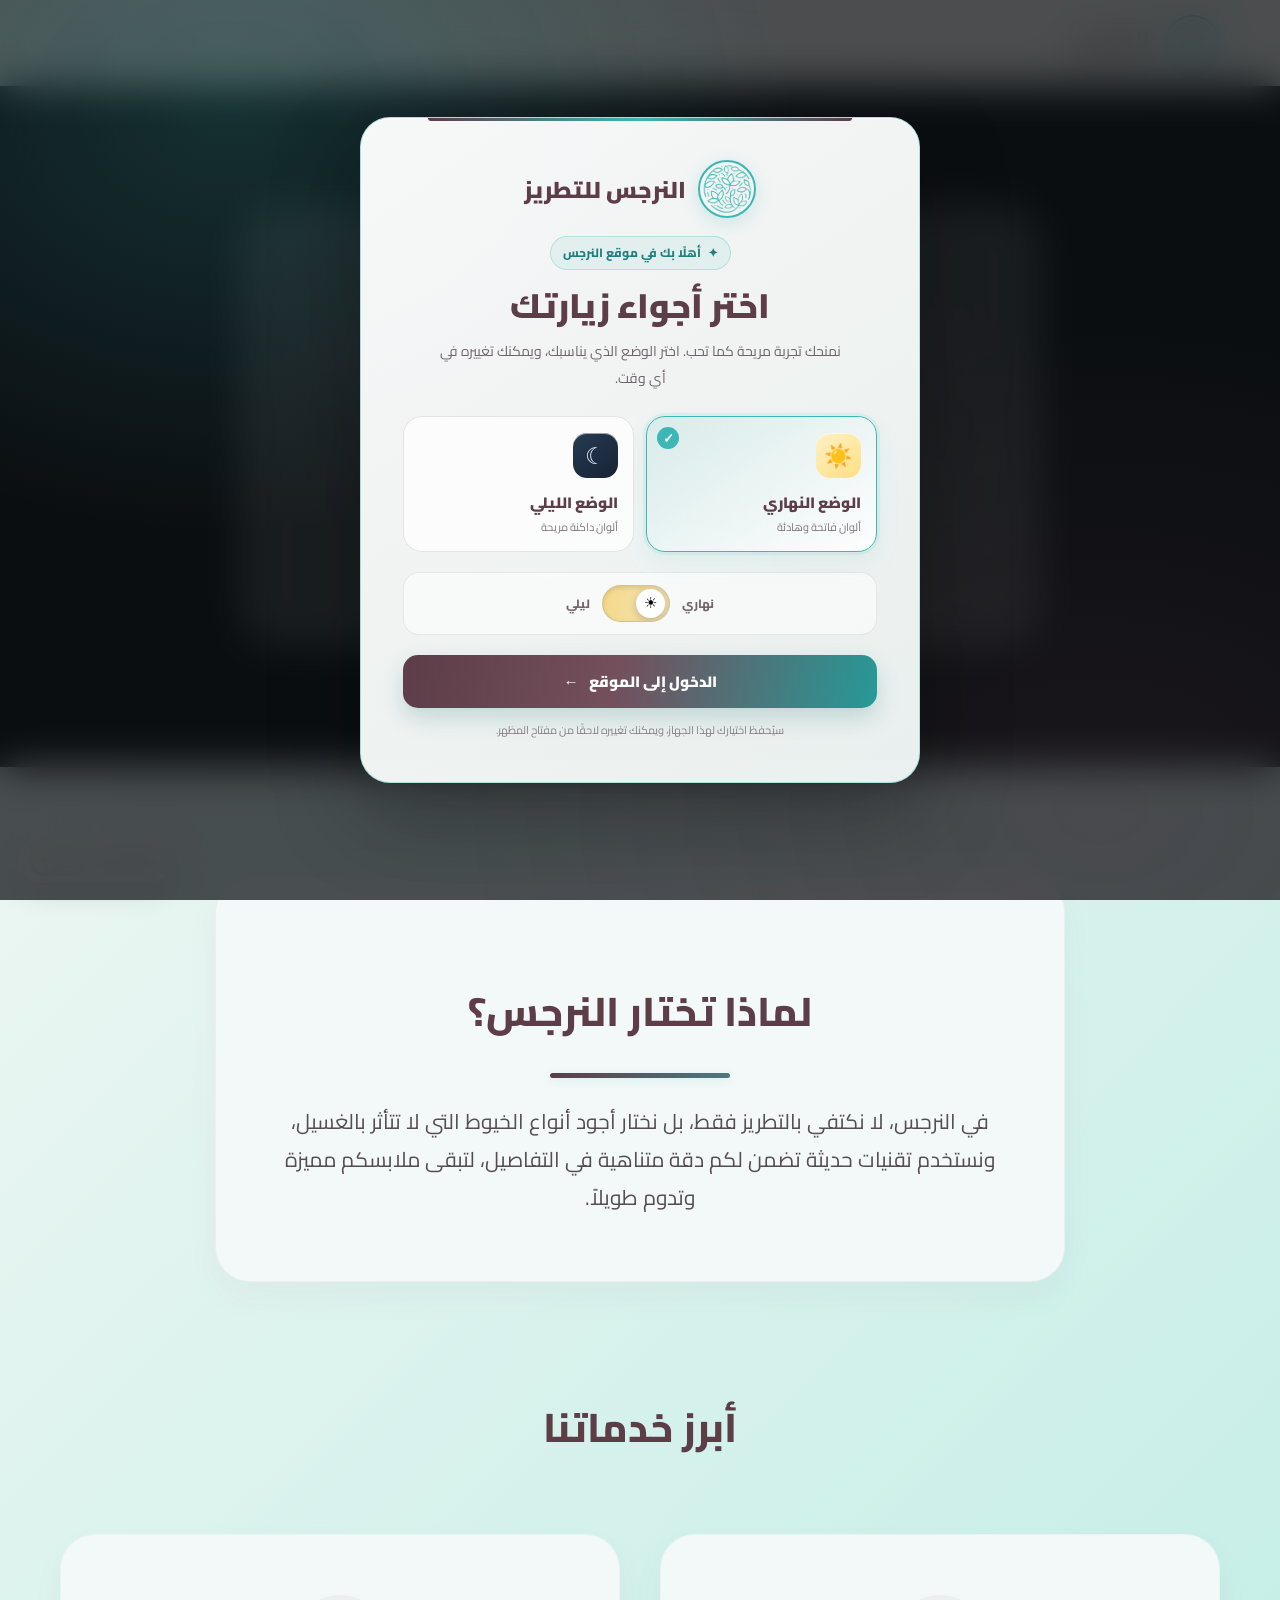
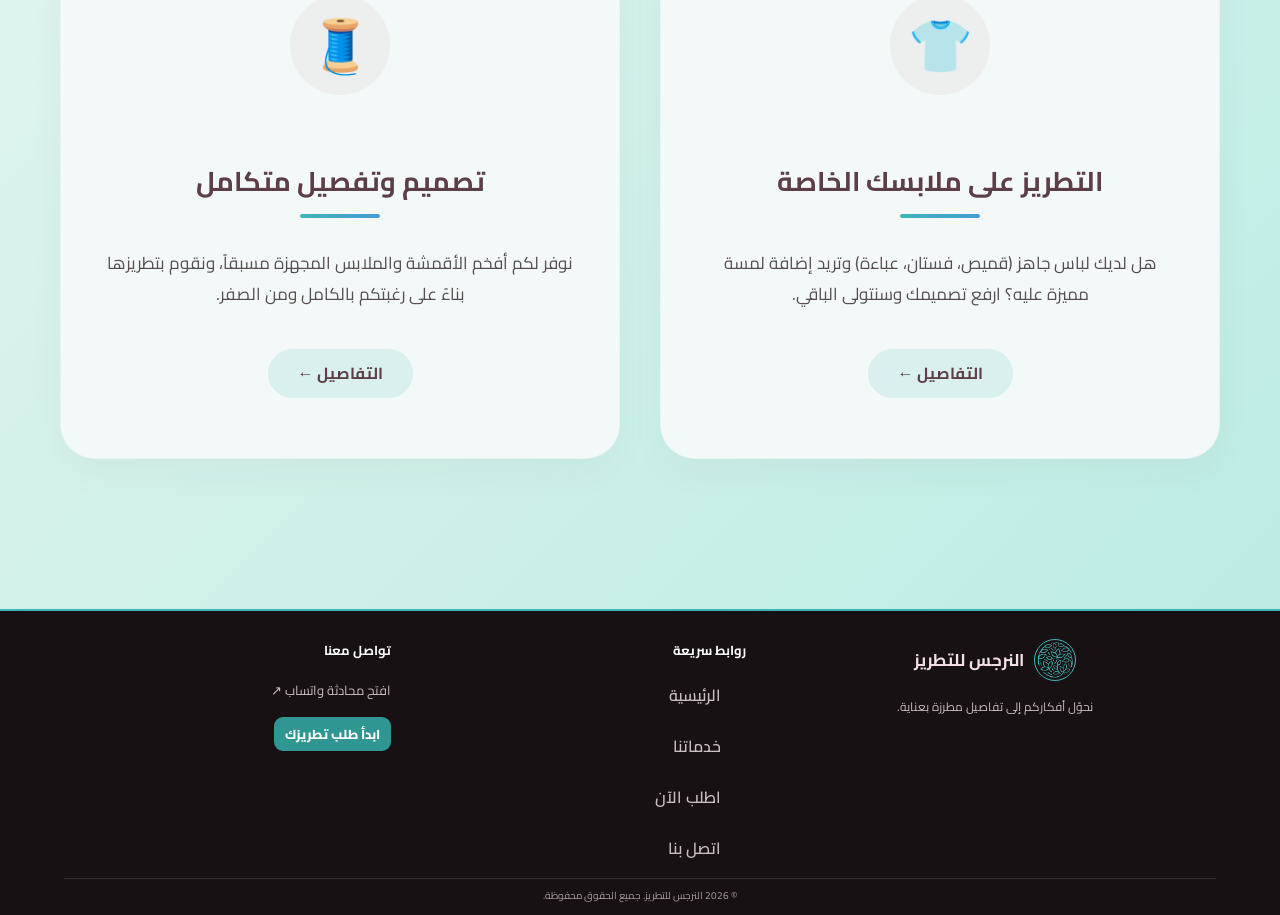
<file: index.html>
<!DOCTYPE html>

<html dir="rtl" lang="ar">
<head>
<meta charset="utf-8"/>
<meta content="width=device-width, initial-scale=1.0" name="viewport"/>
<meta content="موقع النرجس للتطريز العماني. اكتشف خدمات التطريز وابدأ طلبك بسهولة وتواصل مع فريق النرجس لتأكيد التفاصيل والسعر." name="description"/>
<meta content="#5c3d48" name="theme-color"/>
<title>النرجس للتطريز | الفخامة والإتقان</title>
<!-- استدعاء خط Cairo من جوجل -->
<link href="https://fonts.googleapis.com" rel="preconnect"/>
<link crossorigin="" href="https://fonts.gstatic.com" rel="preconnect"/>
<link href="https://fonts.googleapis.com/css2?family=Cairo:wght=300;400;600;700;900&amp;display=swap" rel="stylesheet"/>
<style>
        /* الألوان والهوية البصرية الدافئة والمريحة للعين */
        :root {
            --primary-color: #5c3d48; /* العنابي الملكي للمطرزات */
            --accent-color: #3DB7B5;  /* الذهبي الدافئ المريح */
            --bg-color: #FAF9F6;      /* درجة كريمية دافئة جداً وناعمة للعين */
            --card-bg: #F3F9F8;        /* درجة دافئة للبطاقات والقوائم */
            --card-hover: #eae2d5;    /* درجة دافئة عند تمرير الماوس */
            --text-dark: #2d2d2d;     
            --text-muted: #554d4f;    
            --shadow: 0 15px 35px rgba(92, 61, 72, 0.04);
            --transition: cubic-bezier(0.34, 1.56, 0.64, 1);
        }
        body {
            background: linear-gradient(135deg, #FAF9F6 0%, #B7EBE3 100%);
            font-family: 'Cairo', 'Segoe UI', sans-serif;
            background-color: var(--bg-color);
            color: var(--text-dark);
            margin: 0;
            padding: 0;
            line-height: 1.8;
            overflow-x: clip;
            position: relative;
            perspective: 1000px;
        }
        /* 🧵 الخلفية الحية ممتدة ثلاثية الأبعاد */
        .bg-threads-3d {
            position: fixed;
            top: 0;
            left: 0;
            width: 100%;
            height: 100%;
            pointer-events: none;
            z-index: 0;
            transform-style: preserve-3d;
        }
        .thread-3d {
            position: absolute;
            width: 100%;
            max-width: 100%;
            height: 400px;
            fill: none;
            stroke-linecap: round;
            filter: drop-shadow(0 15px 20px rgba(92, 61, 72, 0.15));
        }
        .t-gold {
            top: 5%;
            left: 0;
            stroke: rgba(61, 183, 181, 0.24);
            stroke-width: 2.5;
            animation: weave3D-Gold 20s infinite ease-in-out alternate;
        }
        .t-burgundy {
            bottom: 5%;
            right: 0;
            stroke: rgba(92, 61, 72, 0.22);
            stroke-width: 2;
            animation: weave3D-Burgundy 25s infinite ease-in-out alternate;
        }
        /* شريط التنقل العلوي */
        header {
            background-color: rgba(247, 244, 237, 0.95); 
            backdrop-filter: blur(12px);
            box-shadow: 0 4px 25px rgba(92, 61, 72, 0.03);
            position: sticky;
            top: 0;
            z-index: 1000;
            border-bottom: 1px solid rgba(61, 183, 181, 0.14);
            animation: slideDown 0.8s cubic-bezier(0.25, 1, 0.5, 1);
        }
        .nav-container {
            max-width: 1200px;
            margin: 0 auto;
            display: flex;
            justify-content: space-between;
            align-items: center;
            padding: 15px 20px;
        }
        .logo-wrapper {
            display: flex;
            align-items: center;
            gap: 15px;
            cursor: pointer;
        }
        .logo-img {
            width: 55px;
            height: 55px;
            border-radius: 50%;
            object-fit: cover;
            border: 2px solid var(--accent-color);
            transition: transform 0.8s var(--transition);
        }
        .logo-wrapper:hover .logo-img {
            transform: rotate(360deg) scale(1.15);
        }
        .logo-text {
            font-size: 26px;
            font-weight: 700;
            color: var(--primary-color);
        }
        nav a {
            color: var(--text-dark);
            text-decoration: none;
            margin-right: 25px;
            font-weight: 600;
            font-size: 16px;
            position: relative;
            transition: color 0.3s ease;
            padding: 8px 0;
            display: inline-block;
        }
        /* ⚡ خطوط ألوان حية ومتحركة تحت أزرار النافبار */
        nav a::after {
            content: '';
            position: absolute;
            bottom: 0;
            left: 0;
            width: 100%;
            height: 3px;
            border-radius: 2px;
            background: linear-gradient(270deg, var(--accent-color), var(--primary-color), #3DB7B5, var(--accent-color));
            background-size: 400% 400%;
            transform: scaleX(0);
            transform-origin: right;
            transition: transform 0.4s var(--transition);
            animation: animateGradientStream 4s infinite linear;
        }
        nav a:hover::after, nav a.active::after {
            transform: scaleX(1);
        }
        nav a:hover, nav a.active {
            color: var(--primary-color);
        }
        
        /* 🎬 القسم الترحيبي بالفيديو (معدل للتجاوب مع الهواتف) */
        .hero {
            position: relative;
            text-align: center;
            padding: 120px 20px;
            overflow: hidden;
            background-color: #000;
            display: flex;
            align-items: center;
            justify-content: center;
            min-height: 70vh;
            z-index: 1;
        }
        .hero-video-bg {
            position: absolute;
            top: 0;
            left: 0;
            width: 100%;
            height: 100%;
            object-fit: cover;
            object-position: center;
            opacity: 0.85; 
            pointer-events: none;
        }
        .hero-content {
            position: relative;
            z-index: 2;
            background: rgba(247, 244, 237, 0.25); 
            backdrop-filter: blur(30px) saturate(140%); 
            padding: 50px 60px;
            border-radius: 40px;
            max-width: 800px;
            width: 100%;
            box-sizing: border-box;
            border: 1px solid rgba(247, 244, 237, 0.3); 
            box-shadow: 0 30px 60px rgba(0, 0, 0, 0.15);
            animation: glassIntro 1.5s var(--transition) forwards;
        }
        .hero h1 {
            font-size: 50px;
            font-weight: 900;
            color: var(--primary-color); 
            margin-bottom: 20px;
        }
        .hero p {
            font-size: 21px;
            max-width: 700px;
            margin: 0 auto 35px auto;
            color: #332d2f; 
            font-weight: 600;
        }
        /* 🌟 زر اطلب تطريزك الآن الفاخر */
        .btn-main {
            background: linear-gradient(135deg, var(--accent-color) 0%, #2F8F8B 100%);
            color: #fff;
            padding: 16px 50px;
            font-size: 20px;
            font-weight: 700;
            border: none;
            border-radius: 50px;
            cursor: pointer;
            text-decoration: none;
            box-shadow: 0 10px 30px rgba(61, 183, 181, 0.24);
            display: inline-block;
            transition: transform 0.4s var(--transition), box-shadow 0.4s var(--transition);
            position: relative;
            overflow: hidden;
            z-index: 1;
        }
        .btn-main::before {
            content: '';
            position: absolute;
            top: 0;
            left: -150%;
            width: 50%;
            height: 100%;
            background: linear-gradient(to right, rgba(255,255,255,0) 0%, rgba(255,255,255,0.6) 50%, rgba(255,255,255,0) 100%);
            transform: skewX(-25deg);
            transition: none;
        }
        .btn-main:hover {
            transform: translateY(-6px) scale(1.04);
            box-shadow: 0 0 25px rgba(61, 183, 181, 0.8), 0 0 50px rgba(61, 183, 181, 0.4);
        }
        .btn-main:hover::before {
            animation: shineEffect 1.2s infinite ease-in-out;
        }
        /* 📜 لوحة النبذة التعريفية */
        .about-brief {
            position: relative;
            max-width: 850px;
            margin: 110px auto 60px auto;
            text-align: center;
            padding: 65px 45px;
            background-color: var(--card-bg); 
            border-radius: 35px;
            box-shadow: var(--shadow);
            border: 1px solid rgba(92, 61, 72, 0.05); 
            z-index: 1;
            transition: transform 0.5s ease;
        }
        .about-brief:hover {
            transform: translateY(-5px);
        }
        .about-brief h2 {
            color: var(--primary-color);
            font-size: 40px;
            font-weight: 800;
            margin-bottom: 10px;
        }
        .divider {
            width: 180px;
            height: 5px;
            margin: 25px auto;
            border-radius: 10px;
            background: linear-gradient(270deg, var(--primary-color), var(--accent-color), #3DB7B5, var(--primary-color));
            background-size: 600% 600%;
            animation: animateGradientStream 6s infinite linear;
            box-shadow: 0 2px 10px rgba(61, 183, 181, 0.18);
        }
        .about-brief p {
            font-size: 21px;
            color: var(--text-muted); 
            max-width: 720px;
            margin: 25px auto 0 auto;
        }
        /* 🛠️ قسم الخدمات وبطاقات العرض */
        .services-preview {
            max-width: 1200px;
            margin: 110px auto;
            padding: 0 20px;
            position: relative;
            z-index: 1;
        }
        .services-preview h2 {
            text-align: center;
            color: var(--primary-color);
            font-size: 40px;
            font-weight: 800;
            margin-bottom: 70px;
        }
        .services-grid {
            display: grid;
            grid-template-columns: repeat(auto-fit, minmax(320px, 1fr));
            gap: 40px;
        }
        .service-card {
            background-color: var(--card-bg); 
            border-radius: 35px;
            padding: 60px 45px;
            text-align: center;
            box-shadow: var(--shadow);
            border: 1px solid rgba(61, 183, 181, 0.06);
            position: relative;
            overflow: hidden;
            transition: transform 0.6s var(--transition), box-shadow 0.6s var(--transition), background-color 0.6s var(--transition);
        }
        .service-card:hover {
            transform: translateY(-12px) scale(1.02);
            box-shadow: 0 30px 60px rgba(92, 61, 72, 0.1);
            background-color: var(--card-hover); 
        }
        .service-icon {
            font-size: 52px;
            width: 100px;
            height: 100px;
            line-height: 100px;
            background-color: rgba(92, 61, 72, 0.05);
            border-radius: 50%;
            margin: 0 auto 35px auto;
            transition: transform 0.6s var(--transition), background-color 0.5s var(--transition);
        }
        .service-card:hover .service-icon {
            background-color: var(--primary-color);
            color: #fff;
            transform: scale(1.15) rotate(-10deg);
        }
        .service-card h3 {
            font-size: 27px;
            font-weight: 700;
            margin-bottom: 15px;
            color: var(--primary-color);
            position: relative;
            display: inline-block;
            padding-bottom: 12px;
        }
        .service-card h3::after {
            content: '';
            position: absolute;
            bottom: 0;
            left: 50%;
            transform: translateX(-50%);
            width: 80px;
            height: 4px;
            border-radius: 4px;
            background: linear-gradient(270deg, var(--accent-color), var(--primary-color), #4a90e2, var(--accent-color));
            background-size: 400% 400%;
            animation: animateGradientStream 4s infinite linear;
        }
        .service-card p {
            color: var(--text-muted);
            font-size: 17px;
            margin-top: 15px;
            margin-bottom: 40px;
        }
        .btn-secondary {
            color: var(--primary-color);
            text-decoration: none;
            font-weight: 700;
            font-size: 16px;
            display: inline-block;
            transition: all 0.4s var(--transition);
            padding: 10px 30px;
            border-radius: 28px;
            background-color: rgba(61, 183, 181, 0.14);
        }
        .service-card:hover .btn-secondary {
            background-color: var(--primary-color);
            color: #fff;
            transform: scale(1.05);
        }
        /* تذييل الصفحة */
        footer {
            background-color: #1a1215;
            color: #b5a4ab;
            text-align: center;
            padding: 50px 20px;
            margin-top: 150px;
            font-size: 15px;
            border-top: 3px solid var(--accent-color);
            position: relative;
            z-index: 1;
        }
        /* 🎬 قوانين الحركات */
        @keyframes shineEffect {
            0% { left: -150%; }
            50% { left: 150%; }
            100% { left: 150%; }
        }
        @keyframes animateGradientStream {
            0% { background-position: 0% 50%; }
            50% { background-position: 100% 50%; }
            100% { background-position: 0% 50%; }
        }
        @keyframes weave3D-Gold {
            0% { transform: translate3d(0, 0, -100px) rotateX(10deg) rotateY(5deg); stroke-dashoffset: 0; }
            50% { transform: translate3d(20px, 30px, 50px) rotateX(-5deg) rotateY(15deg); }
            100% { transform: translate3d(-10px, -20px, -50px) rotateX(5deg) rotateY(-10deg); stroke-dashoffset: -300; }
        }
        @keyframes weave3D-Burgundy {
            0% { transform: translate3d(0, 0, -50px) rotateX(-10deg) rotateY(-10deg); stroke-dashoffset: 0; }
            50% { transform: translate3d(-20px, -40px, 80px) rotateX(15deg) rotateY(5deg); }
            100% { transform: translate3d(15px, 20px, -120px) rotateX(-5deg) rotateY(10deg); stroke-dashoffset: 300; }
        }
        @keyframes slideDown {
            from { transform: translateY(-100%); }
            to { transform: translateY(0); }
        }
        @keyframes glassIntro {
            from { opacity: 0; transform: scale(0.95) translateY(20px); }
            to { opacity: 1; transform: scale(1) translateY(0); }
        }

        /* تحسينات للشاشات الصغيرة */
        @media (max-width: 768px) {
            .nav-container { flex-direction: column; gap: 15px; padding: 15px; }
            .hero { padding: 80px 15px; min-height: 60vh; } 
            .hero-content { padding: 30px 20px; border-radius: 25px; }
            .hero h1 { font-size: 28px; }
            .hero p { font-size: 16px; }
            .btn-main { padding: 12px 30px; font-size: 16px; }
            nav { display: flex; justify-content: center; flex-wrap: wrap; gap: 12px; }
            nav a { margin: 0 5px; }
            .about-brief { padding: 45px 25px; margin: 60px auto; }
            .service-card { padding: 40px 20px; }
            .bg-threads-3d { opacity: 0.15; }
        }
    </style>
<link href="lo.png" rel="icon" type="image/png"/>
<style id="thread-motion">
/* خيوط تطريز متحركة - للصفحة الرئيسية فقط */
.thread-motion{position:fixed;inset:0;pointer-events:none;z-index:0;overflow:hidden;opacity:.38;}
.thread-motion span{position:absolute;width:42vw;height:2px;background:linear-gradient(90deg,transparent,rgba(61,183,181,.28),transparent);border-radius:999px;transform-origin:center;animation:threadDrift 14s ease-in-out infinite;}
.thread-motion span:nth-child(1){top:22%;left:-12%;transform:rotate(18deg);animation-delay:-2s;}
.thread-motion span:nth-child(2){top:48%;left:45%;width:35vw;transform:rotate(-24deg);animation-delay:-7s;}
.thread-motion span:nth-child(3){top:72%;left:-8%;width:48vw;transform:rotate(12deg);animation-delay:-10s;}
.thread-motion span:nth-child(4){top:34%;left:68%;width:30vw;transform:rotate(32deg);animation-delay:-5s;}
@keyframes threadDrift{0%,100%{translate:0 0;opacity:.15;}50%{translate:35px -18px;opacity:.55;}}
@media (prefers-reduced-motion:reduce){.thread-motion span{animation:none;}}
@media (max-width:600px){.thread-motion{opacity:.22}.thread-motion span{width:70vw}.thread-motion span:nth-child(2){left:35%;width:55vw}.thread-motion span:nth-child(4){left:55%;width:45vw;}}
</style>
<style id="mobile-experience-improvements">
/* قواعد عامة لتحسين الاستخدام على الهاتف دون تغيير تصميم الكمبيوتر */
html{max-width:100%;overflow-x:clip;-webkit-text-size-adjust:100%}
body{max-width:100%;overflow-x:clip}
img,video,svg,iframe{max-width:100%}
*,*::before,*::after{box-sizing:border-box}
@media(max-width:768px){
 header{position:sticky!important;top:0!important;z-index:1000!important;width:100%;}
 .nav-container{width:100%!important;max-width:100%!important;display:flex!important;flex-direction:column!important;align-items:center!important;justify-content:center!important;gap:6px!important;padding:9px 12px!important;}
 .logo-wrapper{display:flex!important;align-items:center!important;justify-content:center!important;gap:9px!important;}
 .logo-img{width:42px!important;height:42px!important;}
 .logo-text{font-size:21px!important;line-height:1.4!important;white-space:nowrap;}
 .nav-container nav,header nav{width:100%!important;display:flex!important;flex-wrap:wrap!important;align-items:center!important;justify-content:center!important;gap:3px 14px!important;}
 .nav-container nav a,header nav a{margin:0!important;padding:6px 1px!important;font-size:12px!important;line-height:1.5!important;white-space:nowrap;}
 .hero{min-height:58vh!important;padding:54px 12px!important;}
 .hero-content{width:100%!important;max-width:760px!important;padding:27px 17px!important;border-radius:22px!important;}
 .hero h1{font-size:clamp(25px,7vw,34px)!important;line-height:1.45!important;}
 .hero p{font-size:15px!important;line-height:1.8!important;}
 .about-brief,.services-preview,.services-container,.main-container{width:calc(100% - 24px)!important;max-width:100%!important;margin-left:auto!important;margin-right:auto!important;}
 .about-brief{padding:30px 17px!important;margin-top:35px!important;margin-bottom:35px!important;border-radius:22px!important;}
 .about-brief h2,.services-preview h2{font-size:clamp(24px,6.5vw,32px)!important;line-height:1.45!important;margin-bottom:20px!important;}
 .about-brief p{font-size:15px!important;line-height:1.9!important;}
 .services-preview{margin-top:45px!important;margin-bottom:45px!important;padding:0!important;}
 .services-grid,.service-grid,.contact-grid,.cards-grid{grid-template-columns:minmax(0,1fr)!important;gap:16px!important;}
 .service-card,.detailed-service-card,.contact-card,.about-section{width:100%!important;max-width:100%!important;min-width:0!important;padding:24px 16px!important;border-radius:22px!important;}
 .service-card h3,.detailed-service-card h2,.contact-card h2{font-size:21px!important;line-height:1.55!important;}
 .service-card p,.detailed-service-card p,.contact-card p,.about-section p{font-size:14px!important;line-height:1.9!important;overflow-wrap:anywhere;}
 .page-header{padding:28px 14px!important;margin:0 auto 20px!important;}
 .page-header h1{font-size:clamp(25px,7vw,32px)!important;line-height:1.5!important;}
 .page-header p{font-size:14px!important;line-height:1.8!important;}
 .btn-main,.btn-order-service,.btn-back,.btn-location{max-width:100%;min-height:44px;padding:12px 20px!important;font-size:14px!important;white-space:normal!important;line-height:1.6!important;}
 footer{padding:25px 14px!important;font-size:12px!important;line-height:1.8!important;}
 .thank-you-card{width:calc(100% - 28px)!important;max-width:620px!important;margin:18px auto!important;padding:30px 18px!important;border-radius:22px!important;}
 .thank-you-card h1{font-size:clamp(23px,6vw,30px)!important;line-height:1.5!important;}
 .thank-you-card p{font-size:14px!important;line-height:1.9!important;}
}
@media(max-width:380px){
 .nav-container{padding:8px 7px!important}.nav-container nav,header nav{gap:3px 9px!important}.nav-container nav a,header nav a{font-size:11px!important;}
 .hero{min-height:54vh!important;padding:38px 9px!important}.hero-content{padding:22px 13px!important;}
 .about-brief,.services-preview,.services-container,.main-container{width:calc(100% - 16px)!important;}
 .about-brief,.service-card,.detailed-service-card,.contact-card,.about-section{padding:21px 13px!important;}
 .thank-you-card{width:calc(100% - 18px)!important;padding:25px 13px!important;}
}
@media(hover:none){.service-card:hover,.contact-card:hover,.btn-main:hover,.btn-order-service:hover,.btn-back:hover{transform:none!important;}}
@media(prefers-reduced-motion:reduce){html{scroll-behavior:auto!important}*,*::before,*::after{animation:none!important;transition:none!important;}}
</style>
<style id="alnarjis-smooth-motion">
/* طبقة حركة موحّدة: انتقالات ناعمة ومتزنة على جميع صفحات الموقع */
:root { --motion-ease: cubic-bezier(.22,.72,.22,1); --motion-fast: 220ms; --motion-medium: 420ms; }
html { scroll-behavior: smooth; scroll-padding-top: 5rem; }
body { -webkit-font-smoothing: antialiased; text-rendering: optimizeLegibility; }
a, button, input, select, textarea, .service-card, .detailed-service-card,
.contact-card, .choice, .color-card, .upload, .review-card, .cost-card,
.btn, [class*="btn-"] {
  transition-property: color, background-color, border-color, box-shadow, opacity, transform, filter;
  transition-duration: var(--motion-fast);
  transition-timing-function: var(--motion-ease);
}
a { -webkit-tap-highlight-color: transparent; }
button, .btn, [class*="btn-"] { transform: translateZ(0); }
button:active, .btn:active, [class*="btn-"]:active { transform: translateY(1px) scale(.985); }
:where(a, button, input, select, textarea, [tabindex]):focus-visible {
  outline: 3px solid color-mix(in srgb, var(--accent-color, var(--teal, #3DB7B5)) 58%, transparent);
  outline-offset: 3px;
}
:where(input, select, textarea) { transition: border-color 220ms var(--motion-ease), box-shadow 220ms var(--motion-ease), background-color 220ms var(--motion-ease); }
:where(input, select, textarea):focus { box-shadow: 0 0 0 4px color-mix(in srgb, var(--accent-color, var(--teal, #3DB7B5)) 14%, transparent); }
img, video { max-width: 100%; }
@media (hover:hover) and (pointer:fine) {
  .service-card:hover, .detailed-service-card:hover, .contact-card:hover,
  .review-card:hover, .cost-card:hover { transform: translateY(-4px); }
  .choice:hover, .color-card:hover, .upload:hover { transform: translateY(-2px); }
  a:not(.btn):not([class*="btn-"]):hover { color: var(--accent-color, var(--teal, #2f9692)); }
}
/* انتقال خفيف بين الصفحات في المتصفحات الداعمة */
@view-transition { navigation: auto; }
::view-transition-old(root) { animation: narjis-page-out 180ms ease both; }
::view-transition-new(root) { animation: narjis-page-in 360ms var(--motion-ease) both; }
@keyframes narjis-page-out { to { opacity: .94; } }
@keyframes narjis-page-in { from { opacity: .86; transform: translateY(5px); } to { opacity: 1; transform: translateY(0); } }
/* شريط تقدّم رفيع أثناء التمرير */
#narjis-scroll-progress { position: fixed; inset: 0 auto auto 0; width: 0%; height: 3px; z-index: 10000; pointer-events: none; background: linear-gradient(90deg, var(--accent-color, var(--teal, #2f9692)), #75d4cc); box-shadow: 0 1px 6px rgba(47,150,146,.18); transform: translateZ(0); }
/* ظهور العناصر عند دخولها الشاشة؛ لا تُخفى العناصر إلا بعد تفعيل جافاسكربت بنجاح */
.motion-enhanced .motion-reveal { opacity: 0; transform: translate3d(0, 16px, 0); transition: opacity 560ms var(--motion-ease), transform 560ms var(--motion-ease); transition-delay: var(--reveal-delay, 0ms); will-change: opacity, transform; }
.motion-enhanced .motion-reveal.is-visible { opacity: 1; transform: translate3d(0,0,0); }
/* سلاسة الخطوات داخل نموذج الطلب من دون التأثير على إظهار/إخفاء الخطوات */
.order-page .choice, .order-page .color-card, .order-page .step,
body:has(.form-step) .choice, body:has(.form-step) .color-card, body:has(.form-step) .step {
  transition: background-color 240ms var(--motion-ease), border-color 240ms var(--motion-ease), color 240ms var(--motion-ease), box-shadow 240ms var(--motion-ease), transform 240ms var(--motion-ease);
}
@media (prefers-reduced-motion: reduce) {
  html { scroll-behavior: auto !important; }
  *, *::before, *::after { scroll-behavior: auto !important; animation-duration: .01ms !important; animation-iteration-count: 1 !important; transition-duration: .01ms !important; transition-delay: 0ms !important; }
  #narjis-scroll-progress { display: none; }
  .motion-enhanced .motion-reveal { opacity: 1 !important; transform: none !important; }
}
</style>
<style id="alnarjis-theme-styles">
:root{color-scheme:light;}
html[data-theme="dark"]{color-scheme:dark;--primary-color:#d5a8b9;--accent-color:#55d2cb;--bg-color:#111619;--card-bg:#1b252a;--card-hover:#26363b;--text-dark:#f3edf0;--text-muted:#c7b8bf;--shadow:0 16px 40px rgba(0,0,0,.22);--wine:#d5a8b9;--teal:#55d2cb;--mint:#11191c;--line:#30494b;--ink:#f4edf0;--muted:#aebdc1;}
/* لا نفرض انتقالًا على كل عنصر في الصفحة؛ ذلك يعطّل حركات التحويل ويزيد إعادة الرسم. */
html.theme-animating body,
html.theme-animating header,
html.theme-animating footer,
html.theme-animating .nav-container,
html.theme-animating .hero,
html.theme-animating .page-header,
html.theme-animating .about-brief,
html.theme-animating .about-section,
html.theme-animating .services-preview,
html.theme-animating .services-container,
html.theme-animating .main-container,
html.theme-animating .service-card,
html.theme-animating .detailed-service-card,
html.theme-animating .contact-card,
html.theme-animating .thank-you-card,
html.theme-animating .panel,
html.theme-animating .form-step,
html.theme-animating .review-card,
html.theme-animating .review-grid,
html.theme-animating .cost-card,
html.theme-animating .color-card,
html.theme-animating .choice,
html.theme-animating .upload,
html.theme-animating .field input,
html.theme-animating .field textarea,
html.theme-animating .field select,
html.theme-animating #summary,
html.theme-animating .theme-control,
html.theme-animating .theme-welcome-card,
html.theme-animating .theme-welcome-option,
html.theme-animating .theme-welcome-switchrow,
html.theme-animating .theme-welcome-continue {
  transition-property: background, background-color, color, border-color, box-shadow, filter !important;
  transition-duration: 420ms !important;
  transition-timing-function: cubic-bezier(.22,.72,.22,1) !important;
}
html.theme-animating h1, html.theme-animating h2, html.theme-animating h3,
html.theme-animating h4, html.theme-animating p, html.theme-animating li,
html.theme-animating label, html.theme-animating small,
html.theme-animating nav a, html.theme-animating .logo-text,
html.theme-animating .theme-label, html.theme-animating .review-row {
  transition: color 360ms cubic-bezier(.22,.72,.22,1) !important;
}
/* Keep theme-switch transforms animating smoothly; do not let the global color fade override them. */
html.theme-animating .theme-toggle,html.theme-animating .theme-thumb,html.theme-animating .theme-icon,html.theme-animating .welcome-switch,html.theme-animating .welcome-switch-thumb{transition-property:transform,background-color,border-color,opacity,box-shadow !important;transition-duration:.62s !important;transition-timing-function:cubic-bezier(.22,1,.36,1) !important;will-change:transform,background-color;}
body{transition:background-color .58s cubic-bezier(.22,1,.36,1),color .45s ease;}
.theme-control{position:fixed;left:16px;bottom:16px;z-index:100000;display:flex;align-items:center;gap:9px;padding:7px 9px 7px 11px;border:1px solid rgba(61,183,181,.35);border-radius:999px;background:rgba(250,249,246,.92);color:#44323a;box-shadow:0 8px 28px rgba(35,25,30,.15);backdrop-filter:blur(14px);-webkit-backdrop-filter:blur(14px);font-family:Cairo,Arial,sans-serif;direction:rtl;}
.theme-label{font-size:11px;font-weight:700;white-space:nowrap;user-select:none;min-width:52px;text-align:center;}
.theme-toggle{position:relative;direction:ltr;display:inline-block;flex:0 0 auto;width:58px;height:32px;padding:0;border:1px solid rgba(92,61,72,.2);border-radius:999px;background:#e7e4de;cursor:pointer;box-shadow:inset 0 2px 5px rgba(25,20,20,.13);overflow:hidden;touch-action:manipulation;-webkit-tap-highlight-color:transparent;transition:background-color .5s cubic-bezier(.22,1,.36,1),border-color .5s ease,transform .25s ease;}
.theme-toggle:hover{transform:scale(1.04)}.theme-toggle:active{transform:scale(.96)}.theme-toggle:focus-visible{outline:3px solid #3DB7B5;outline-offset:3px;}
.theme-thumb{position:absolute;top:3px;left:3px;width:24px;height:24px;border-radius:50%;background:#fff;box-shadow:0 2px 7px rgba(30,20,24,.22);transition:transform .62s cubic-bezier(.22,1,.36,1),background-color .45s ease;}
.theme-icon{position:absolute;top:50%;z-index:1;transform:translateY(-50%);font-size:13px;line-height:1;pointer-events:none;transition:opacity .3s ease,transform .55s cubic-bezier(.22,1,.36,1);}.theme-icon.sun{left:9px;color:#a66d19}.theme-icon.moon{right:9px;color:#d7eaff;opacity:.55}
html[data-theme="dark"] .theme-control{background:rgba(24,31,35,.94);color:#f3edf0;border-color:rgba(85,210,203,.42);box-shadow:0 8px 30px rgba(0,0,0,.38)}
html[data-theme="dark"] .theme-toggle{background:#287e7c;border-color:#55d2cb}.theme-toggle[aria-checked="true"] .theme-thumb{transform:translateX(26px);background:#f5f7ff}.theme-toggle[aria-checked="true"] .sun{opacity:.45;transform:translateY(-50%) rotate(-35deg) scale(.8)}.theme-toggle[aria-checked="true"] .moon{opacity:1;transform:translateY(-50%) rotate(0) scale(1.05)}
html[data-theme="dark"] body{background:#101518 !important;color:#f3edf0 !important;}
html[data-theme="dark"] header{background:rgba(18,24,28,.93) !important;border-color:rgba(85,210,203,.28) !important;box-shadow:0 6px 24px rgba(0,0,0,.24) !important;}
html[data-theme="dark"] header nav a,html[data-theme="dark"] .nav-container nav a{color:#d6cbd0 !important;}
html[data-theme="dark"] header nav a.active,html[data-theme="dark"] .nav-container nav a.active{color:#65ddd5 !important;border-color:#55d2cb !important;}
html[data-theme="dark"] .logo-text,html[data-theme="dark"] .logo-text span{color:#e5bdcc !important;}
html[data-theme="dark"] .page-header,html[data-theme="dark"] .about-brief,html[data-theme="dark"] .about-section,html[data-theme="dark"] .service-card,html[data-theme="dark"] .detailed-service-card,html[data-theme="dark"] .contact-card,html[data-theme="dark"] .icon-box,html[data-theme="dark"] .thank-you-card,html[data-theme="dark"] .panel,html[data-theme="dark"] .form-step,html[data-theme="dark"] .review-card,html[data-theme="dark"] .review-grid,html[data-theme="dark"] .cost-card,html[data-theme="dark"] .color-card,html[data-theme="dark"] .upload,html[data-theme="dark"] .choice,html[data-theme="dark"] .field input,html[data-theme="dark"] .field textarea,html[data-theme="dark"] .field select,html[data-theme="dark"] .two>*,html[data-theme="dark"] .contact-grid,html[data-theme="dark"] .main-container,html[data-theme="dark"] .services-container{background-color:#192226 !important;color:#f0e8ec !important;border-color:#30464b !important;}
html[data-theme="dark"] .service-card:hover,html[data-theme="dark"] .detailed-service-card:hover,html[data-theme="dark"] .contact-card:hover{background-color:#202e33 !important;}
html[data-theme="dark"] input,html[data-theme="dark"] textarea,html[data-theme="dark"] select{background:#151d21 !important;color:#f4edf0 !important;border-color:#42545a !important;}
html[data-theme="dark"] input::placeholder,html[data-theme="dark"] textarea::placeholder{color:#9daab0 !important;opacity:1;}
html[data-theme="dark"] option{background:#172126;color:#f4edf0;}
html[data-theme="dark"] h1,html[data-theme="dark"] h2,html[data-theme="dark"] h3,html[data-theme="dark"] h4,html[data-theme="dark"] .page-header p,html[data-theme="dark"] .intro p,html[data-theme="dark"] .field-label,html[data-theme="dark"] .panel-head,html[data-theme="dark"] .review-row,html[data-theme="dark"] .step,html[data-theme="dark"] .service-title-wrapper,html[data-theme="dark"] .features-list,html[data-theme="dark"] .about-section p,html[data-theme="dark"] .contact-card p,html[data-theme="dark"] .thank-you-card p{color:#f0e7eb !important;}
html[data-theme="dark"] p,html[data-theme="dark"] li,html[data-theme="dark"] label,html[data-theme="dark"] small,html[data-theme="dark"] .muted,html[data-theme="dark"] .text-muted{color:#c6b9bf;}
html[data-theme="dark"] .hero::after{background:linear-gradient(180deg,rgba(10,13,16,.15),rgba(10,13,16,.68)) !important;}
html[data-theme="dark"] .thread-motion,html[data-theme="dark"] .bg-threads-3d{opacity:.32;}
html[data-theme="dark"] footer{background:#0b0e10 !important;color:#bdb0b7 !important;border-color:#55d2cb !important;}
html[data-theme="dark"] .btn,html[data-theme="dark"] .btn-main,html[data-theme="dark"] .btn-secondary,html[data-theme="dark"] .btn-order-service,html[data-theme="dark"] .btn-back,html[data-theme="dark"] .btn-instagram,html[data-theme="dark"] .btn-location,html[data-theme="dark"] .btn-whatsapp{color:#fff !important;}
html[data-theme="dark"] .selected,html[data-theme="dark"] .choice.selected{background:#5c3d48 !important;border-color:#d5a8b9 !important;color:#fff !important;}
@media(max-width:600px){.theme-control{left:10px;bottom:calc(10px + env(safe-area-inset-bottom));gap:6px;padding:6px 7px 6px 9px;}.theme-label{font-size:10px;min-width:42px}.theme-toggle{width:54px;height:30px}.theme-thumb{width:22px;height:22px;top:3px}.theme-toggle[aria-checked="true"] .theme-thumb{transform:translateX(24px)}.theme-icon.sun{left:8px}.theme-icon.moon{right:8px}}
@media(prefers-reduced-motion:reduce){.theme-toggle,.theme-thumb,.theme-icon{transition-duration:.12s !important}.theme-control{scroll-behavior:auto}}

/* شاشة الترحيب واختيار المظهر لأول زيارة */
.theme-welcome[hidden]{display:none!important}
.theme-welcome{position:fixed;inset:0;z-index:1000000;display:grid;place-items:center;padding:22px;background:radial-gradient(ellipse at 18% 12%,rgba(61,183,181,.2),transparent 38%),radial-gradient(ellipse at 86% 90%,rgba(92,61,72,.19),transparent 42%),rgba(16,20,23,.74);backdrop-filter:blur(20px);-webkit-backdrop-filter:blur(20px);opacity:1;visibility:visible;transition:opacity .55s cubic-bezier(.22,1,.36,1),visibility .55s;direction:rtl;overflow-y:auto}
.theme-welcome.is-closing{opacity:0;visibility:hidden;pointer-events:none}
.theme-welcome-card{position:relative;width:min(100%,560px);margin:auto;overflow:hidden;border-radius:30px;padding:clamp(24px,5vw,42px);text-align:center;background:linear-gradient(145deg,rgba(255,255,255,.97),rgba(242,249,247,.96));border:1px solid rgba(61,183,181,.38);box-shadow:0 32px 90px rgba(0,0,0,.28),inset 0 1px 0 rgba(255,255,255,.9);color:#48353d;transform:translateY(0) scale(1);transition:background .5s,color .5s,transform .6s cubic-bezier(.22,1,.36,1),border-color .5s}
.theme-welcome-card:before{content:"";position:absolute;top:0;right:12%;left:12%;height:3px;border-radius:0 0 10px 10px;background:linear-gradient(90deg,#5c3d48,#3db7b5,#5c3d48)}
.theme-welcome-brand{display:flex;align-items:center;justify-content:center;gap:12px;margin:0 auto 18px}
.theme-welcome-logo{width:58px;height:58px;object-fit:cover;border-radius:50%;border:2px solid #3db7b5;box-shadow:0 5px 18px rgba(61,183,181,.22)}
.theme-welcome-brand-name{font-family:Cairo,'Segoe UI',sans-serif;font-weight:900;font-size:clamp(18px,4vw,23px);color:#5c3d48;line-height:1.35}
.theme-welcome-eyebrow{display:inline-flex;align-items:center;gap:7px;padding:5px 12px;border:1px solid rgba(61,183,181,.28);border-radius:999px;color:#237f7e;background:rgba(61,183,181,.09);font-size:12px;font-weight:800;margin-bottom:11px}
.theme-welcome-title{margin:0 0 8px;font-family:Cairo,'Segoe UI',sans-serif;font-size:clamp(24px,5vw,34px);font-weight:900;line-height:1.45;color:#5c3d48}
.theme-welcome-description{margin:0 auto 25px;max-width:410px;color:#70636a;font-size:14px;line-height:1.9}
.theme-welcome-options{display:grid;grid-template-columns:1fr 1fr;gap:12px;margin:0 0 20px;text-align:right}
.theme-welcome-option{position:relative;min-height:132px;padding:16px 15px 14px;border:1.5px solid #e5e3e1;border-radius:19px;background:rgba(255,255,255,.78);color:#5c3d48;text-align:right;cursor:pointer;font:inherit;transition:transform .35s cubic-bezier(.22,1,.36,1),border-color .35s,background .35s,box-shadow .35s;touch-action:manipulation;-webkit-tap-highlight-color:transparent}
.theme-welcome-option:hover{transform:translateY(-3px);box-shadow:0 12px 24px rgba(92,61,72,.09)}
.theme-welcome-option:focus-visible,.theme-welcome-continue:focus-visible,.welcome-switch:focus-visible{outline:3px solid #3db7b5;outline-offset:3px}
.theme-welcome-option[aria-pressed="true"]{border-color:#3db7b5;background:linear-gradient(145deg,rgba(61,183,181,.13),rgba(255,255,255,.95));box-shadow:0 0 0 3px rgba(61,183,181,.1),0 12px 26px rgba(61,183,181,.08)}
.theme-welcome-option[aria-pressed="true"]:after{content:"✓";position:absolute;top:10px;left:10px;width:22px;height:22px;display:grid;place-items:center;border-radius:50%;background:#3db7b5;color:#fff;font-size:13px;font-weight:900}
.theme-mode-emoji{display:flex;align-items:center;justify-content:center;width:45px;height:45px;margin-bottom:11px;border-radius:14px;font-size:23px;box-shadow:inset 0 1px 0 rgba(255,255,255,.55)}
.theme-mode-emoji.day{background:linear-gradient(145deg,#fff1c5,#ffdf83)}.theme-mode-emoji.night{background:linear-gradient(145deg,#263b53,#172333);color:#e5edff}
.theme-mode-name{display:block;font-weight:900;font-size:15px;margin-bottom:3px}.theme-mode-note{display:block;color:#81747b;font-size:11px;line-height:1.6}
.theme-welcome-switchrow{display:flex;align-items:center;justify-content:center;gap:12px;padding:12px 14px;margin-bottom:20px;border:1px solid rgba(92,61,72,.1);border-radius:16px;background:rgba(255,255,255,.56)}
.theme-welcome-switchlabel{font-size:12px;font-weight:800;color:#74666c}
.welcome-switch{position:relative;direction:ltr;display:inline-flex;align-items:center;flex:0 0 auto;width:68px;height:37px;padding:0;border:1px solid rgba(92,61,72,.18);border-radius:999px;background:linear-gradient(100deg,#f5d989,#f4e5b7);cursor:pointer;box-shadow:inset 0 2px 5px rgba(25,20,20,.12);overflow:hidden;touch-action:manipulation;-webkit-tap-highlight-color:transparent;transition:background .6s cubic-bezier(.22,1,.36,1),border-color .45s,transform .25s}
.welcome-switch:active{transform:scale(.96)}
.welcome-switch-thumb{position:absolute;left:4px;top:3px;width:29px;height:29px;border-radius:50%;display:grid;place-items:center;background:#fff;box-shadow:0 3px 8px rgba(30,20,24,.22);font-size:15px;transition:transform .62s cubic-bezier(.22,1,.36,1),background .45s}
.welcome-switch[aria-checked="true"]{background:linear-gradient(100deg,#2e757c,#202d45);border-color:#4fbeb7}
.welcome-switch[aria-checked="true"] .welcome-switch-thumb{transform:translateX(30px);background:#e9f7ff}
.theme-welcome-continue{display:flex;align-items:center;justify-content:center;gap:10px;width:100%;min-height:51px;padding:12px 20px;border:0;border-radius:15px;background:linear-gradient(105deg,#5c3d48,#744f5c 45%,#269a98);color:#fff;font-family:Cairo,'Segoe UI',sans-serif;font-size:15px;font-weight:900;cursor:pointer;box-shadow:0 10px 22px rgba(46,125,124,.22);transition:transform .35s cubic-bezier(.22,1,.36,1),box-shadow .35s,filter .35s}
.theme-welcome-continue:hover{transform:translateY(-2px);box-shadow:0 15px 28px rgba(46,125,124,.3);filter:saturate(1.08)}
.theme-welcome-foot{font-size:11px;color:#897d83;margin:13px 0 0;line-height:1.7}
html[data-theme="dark"] .theme-welcome-card{background:linear-gradient(145deg,rgba(29,38,43,.98),rgba(17,24,29,.98));border-color:rgba(85,210,203,.38);color:#f3edf0;box-shadow:0 32px 90px rgba(0,0,0,.5),inset 0 1px 0 rgba(255,255,255,.05)}
html[data-theme="dark"] .theme-welcome-brand-name,html[data-theme="dark"] .theme-welcome-title{color:#f1dbe3}
html[data-theme="dark"] .theme-welcome-description,html[data-theme="dark"] .theme-welcome-foot,html[data-theme="dark"] .theme-welcome-switchlabel{color:#b7c0c3}
html[data-theme="dark"] .theme-welcome-eyebrow{color:#81e7df;background:rgba(85,210,203,.1);border-color:rgba(85,210,203,.3)}
html[data-theme="dark"] .theme-welcome-option{background:rgba(255,255,255,.035);border-color:#39494f;color:#f3edf0}
html[data-theme="dark"] .theme-welcome-option[aria-pressed="true"]{background:rgba(85,210,203,.13);border-color:#55d2cb}
html[data-theme="dark"] .theme-mode-note{color:#b6bdc1}
html[data-theme="dark"] .theme-welcome-switchrow{background:rgba(0,0,0,.12);border-color:rgba(255,255,255,.08)}
html.theme-welcome-lock,body.theme-welcome-open{overflow:hidden!important;overscroll-behavior:none}
@media(max-width:480px){.theme-welcome{padding:13px;align-items:center}.theme-welcome-card{padding:27px 18px 22px;border-radius:23px}.theme-welcome-brand{margin-bottom:15px}.theme-welcome-logo{width:48px;height:48px}.theme-welcome-description{font-size:13px;margin-bottom:20px}.theme-welcome-options{gap:9px}.theme-welcome-option{min-height:123px;padding:13px 11px}.theme-mode-emoji{width:39px;height:39px;margin-bottom:9px}.theme-mode-name{font-size:14px}.theme-mode-note{font-size:10px}.theme-welcome-switchrow{margin-bottom:16px}.theme-welcome-continue{min-height:49px}}
@media(prefers-reduced-motion:reduce){.theme-welcome,.theme-welcome-card,.theme-welcome-option,.welcome-switch,.welcome-switch-thumb,.theme-welcome-continue{transition-duration:.01ms!important;animation:none!important}}


/* شاشة ترحيب ثابتة: تظهر من HTML مباشرة ولا تعتمد على التخزين أو JS لإظهار البطاقة */
#theme-welcome{display:grid!important;position:fixed!important;inset:0!important;width:100vw!important;height:100vh!important;height:100dvh!important;z-index:2147483647!important;place-items:center!important;visibility:visible!important;opacity:1!important;pointer-events:auto!important;box-sizing:border-box!important;}
#theme-welcome > #theme-welcome-card{display:block!important;position:relative!important;z-index:2147483647!important;visibility:visible!important;opacity:1!important;flex:none!important;width:min(100%,560px)!important;max-height:calc(100dvh - 32px)!important;overflow-y:auto!important;margin:auto!important;box-sizing:border-box!important;}
#theme-welcome > #theme-welcome-card *{visibility:visible!important;}
#theme-welcome.is-closing{opacity:0!important;visibility:visible!important;pointer-events:none!important;transition:opacity .42s ease!important;}
body.theme-welcome-open{overflow:hidden!important;overscroll-behavior:none!important;}
@media(max-width:480px){#theme-welcome{padding:12px!important}#theme-welcome > #theme-welcome-card{width:min(100%,560px)!important;max-height:calc(100dvh - 24px)!important;padding:24px 16px 20px!important;border-radius:22px!important}}

</style>
<script id="alnarjis-theme-init">
(function(){try{var saved=localStorage.getItem('alnarjis-theme');if(saved==='dark'||saved==='light'){document.documentElement.setAttribute('data-theme',saved);}else{document.documentElement.setAttribute('data-theme','light');}}catch(e){document.documentElement.setAttribute('data-theme','light');}})();
</script>
<script id="alnarjis-welcome-session-init">
(function(){try{if(sessionStorage.getItem('alnarjis-welcome-v2')==='seen')document.documentElement.setAttribute('data-welcome-seen','true');}catch(e){}})();
</script>
<style id="alnarjis-theme-final-polish">
/* ضبط نهاري/ليلي موحّد — تُعرّف القيم هنا بعد جميع أنماط الصفحات حتى لا تطغى عليها قواعد قديمة */
html[data-theme="light"] { color-scheme: light; }
html[data-theme="dark"] { color-scheme: dark; }
html[data-theme="dark"] body {
  background: radial-gradient(ellipse at 12% 0%, rgba(37,117,117,.10), transparent 38%),
              radial-gradient(ellipse at 92% 80%, rgba(92,61,72,.13), transparent 36%),
              #101518 !important;
  color: #f2edf0 !important;
}
html[data-theme="dark"] main,
html[data-theme="dark"] section,
html[data-theme="dark"] .content,
html[data-theme="dark"] .container {
  color: #f2edf0;
}
/* صفحات المحتوى والبطاقات */
html[data-theme="dark"] .panel,
html[data-theme="dark"] .form-card,
html[data-theme="dark"] .summary-card,
html[data-theme="dark"] .service-card,
html[data-theme="dark"] .detailed-service-card,
html[data-theme="dark"] .contact-card,
html[data-theme="dark"] .about-section,
html[data-theme="dark"] .about-brief,
html[data-theme="dark"] .page-header,
html[data-theme="dark"] .thank-you-card,
html[data-theme="dark"] .review-card,
html[data-theme="dark"] .review-grid,
html[data-theme="dark"] .cost-card {
  background: linear-gradient(145deg, #1b252a, #151d21) !important;
  color: #f2edf0 !important;
  border-color: rgba(85,210,203,.24) !important;
  box-shadow: 0 16px 42px rgba(0,0,0,.20) !important;
}
/* إصلاح محدد للبرواز الأبيض الكبير في نموذج الطلب */
html[data-theme="dark"] #orderForm.panel {
  background: linear-gradient(145deg, rgba(26,36,41,.98), rgba(18,26,30,.98)) !important;
  border: 1px solid rgba(85,210,203,.26) !important;
  box-shadow: 0 18px 48px rgba(0,0,0,.30), inset 0 1px 0 rgba(255,255,255,.025) !important;
  backdrop-filter: none !important;
}
html[data-theme="dark"] .form-step { background: transparent !important; color: #f2edf0 !important; }
html[data-theme="dark"] .panel-head { background: transparent !important; border-color: rgba(85,210,203,.16) !important; }
html[data-theme="dark"] .panel-head h2,
html[data-theme="dark"] .intro h1,
html[data-theme="dark"] .review-card h3,
html[data-theme="dark"] .color-text strong { color: #e7c4d0 !important; }
html[data-theme="dark"] .intro p,
html[data-theme="dark"] .panel-head p,
html[data-theme="dark"] .color-text,
html[data-theme="dark"] .field small,
html[data-theme="dark"] .muted { color: #b8c4c7 !important; }
html[data-theme="dark"] label,
html[data-theme="dark"] .field-label,
html[data-theme="dark"] .step,
html[data-theme="dark"] .step-status { color: #e8e1e5 !important; }
html[data-theme="dark"] .choice,
html[data-theme="dark"] .color-card,
html[data-theme="dark"] .upload,
html[data-theme="dark"] .review-card,
html[data-theme="dark"] .cost-card {
  background: #192328 !important;
  color: #f2edf0 !important;
  border-color: #34484d !important;
}
html[data-theme="dark"] .choice.selected,
html[data-theme="dark"] .selected {
  background: linear-gradient(135deg, #6a4856, #4b3540) !important;
  border-color: #d8aebe !important;
  color: #fff !important;
}
html[data-theme="dark"] input:not([type="checkbox"]):not([type="radio"]),
html[data-theme="dark"] textarea,
html[data-theme="dark"] select,
html[data-theme="dark"] #summary {
  background: #121a1e !important;
  color: #f4edf0 !important;
  border-color: #3b5156 !important;
}
html[data-theme="dark"] #summary { border-radius: 14px !important; }
html[data-theme="dark"] input::placeholder,
html[data-theme="dark"] textarea::placeholder { color: #9dabb0 !important; }
html[data-theme="dark"] .back,
html[data-theme="dark"] .btn.back,
html[data-theme="dark"] .btn-secondary {
  background: #202b30 !important; color: #f3e8ed !important; border-color: #40545a !important;
}
html[data-theme="dark"] .steps:before { background: #304247 !important; }
html[data-theme="dark"] .step.active .circle,
html[data-theme="dark"] .step.done .circle {
  background: #5c3d48 !important; color: #fff !important; border-color: #55d2cb !important;
  box-shadow: 0 0 0 4px rgba(85,210,203,.13) !important;
}
html[data-theme="dark"] footer { background: #0b0f12 !important; color: #d5c9cf !important; border-color: #55d2cb !important; }
html[data-theme="dark"] .theme-control { background: rgba(24,31,35,.96) !important; color: #f3edf0 !important; border-color: rgba(85,210,203,.45) !important; }
/* مفتاح الشاشة الترحيبية: النهاري جهة اليمين والليلي جهة اليسار؛ حركة المقبض تعكس الاختيار بصريًا */
.welcome-switch .welcome-switch-thumb { left: auto !important; right: 4px !important; transform: translateX(0) !important; }
.welcome-switch[aria-checked="true"] .welcome-switch-thumb { left: auto !important; right: 4px !important; transform: translateX(-30px) !important; }
@media (max-width:480px) {
  .welcome-switch[aria-checked="true"] .welcome-switch-thumb { transform: translateX(-30px) !important; }
  html[data-theme="dark"] #orderForm.panel { padding: clamp(15px,4vw,22px) !important; border-radius: 20px !important; }
}
@media (prefers-reduced-motion: reduce) {
  html[data-theme="dark"] *, html[data-theme="light"] * { scroll-behavior: auto !important; }
  .welcome-switch .welcome-switch-thumb { transition-duration: .12s !important; }
}
</style>
<style id="alnarjis-quality-polish">
/* افصل منظور الحركة الثلاثية الأبعاد عن كامل الصفحة لتقليل كلفة الرسم. */
body { perspective: none !important; }
.bg-threads-3d { perspective: 1000px; }
html[data-welcome-seen="true"] #theme-welcome { display: none !important; }
html[data-welcome-seen="true"], html[data-welcome-seen="true"] body.theme-welcome-open, html[data-welcome-seen="true"].theme-welcome-lock { overflow-y: auto !important; overscroll-behavior: auto !important; }
@media (max-width: 720px) {
  .bg-threads-3d { opacity: .11 !important; }
  .thread-3d { filter: none !important; }
  .thread-motion { opacity: .16 !important; }
}

/* تحسين عام للأداء وسلاسة التفاعل */
html { text-size-adjust: 100%; -webkit-text-size-adjust: 100%; }
body { overflow-x: clip; }
button, .btn, [class*="btn-"] { transform: none; }
button:active, .btn:active, [class*="btn-"]:active { transform: translateY(1px) scale(.99); }
.theme-toggle, .theme-thumb, .theme-icon, .welcome-switch, .welcome-switch-thumb {
  backface-visibility: hidden;
  -webkit-backface-visibility: hidden;
}
.theme-toggle, .welcome-switch { touch-action: manipulation; }
/* تقليل المسافة والحركة في عناصر الظهور حتى لا يشعر الزائر بتأخر المحتوى */
.motion-enhanced .motion-reveal { transition-duration: 420ms !important; transition-delay: min(var(--reveal-delay,0ms), 120ms) !important; transform: translate3d(0,10px,0); will-change: auto !important; }
.motion-enhanced .motion-reveal.is-visible { transform: translate3d(0,0,0); }
/* صفحة الطلب: سطح أنيق بدون البرواز الأبيض الكبير، في النهاري والليلي */
#orderForm.panel { border-radius: 24px; overflow: clip; }
html[data-theme="dark"] #orderForm.panel {
  background: linear-gradient(145deg,#172126,#121a1e) !important;
  border: 1px solid rgba(85,210,203,.24) !important;
  box-shadow: 0 18px 44px rgba(0,0,0,.24) !important;
}
html[data-theme="dark"] #summary { background: #141d21 !important; border: 1px solid #30464b !important; color: #f0e8ec !important; }
html[data-theme="dark"] .review-grid .review-card { background: #192328 !important; }
html[data-theme="dark"] .urgent-invoice-note { color: #f4d59b !important; background: rgba(184,133,43,.12) !important; border-color: rgba(224,180,92,.32) !important; }
html[data-theme="light"] #orderForm.panel { background: rgba(255,255,255,.76); border-color: rgba(61,183,181,.24); box-shadow: 0 18px 46px rgba(57,82,80,.08); }
/* أزرار وخيارات واضحة وسريعة الاستجابة */
.choice, .color-card, .upload, .service-card, .detailed-service-card, .contact-card, .review-card, .cost-card { -webkit-tap-highlight-color: transparent; }
.choice:focus-visible, .theme-welcome-option:focus-visible, .welcome-switch:focus-visible { outline-offset: 4px; }
.form-step:not(.hidden) { animation: narjis-step-enter 240ms cubic-bezier(.22,.72,.22,1) both; }
@keyframes narjis-step-enter { from { opacity: .55; transform: translateY(7px); } to { opacity: 1; transform: translateY(0); } }
/* ألوان مريحة ومتناسقة في شاشة اختيار المظهر */
.theme-welcome { transition: opacity 420ms cubic-bezier(.22,.72,.22,1), visibility 420ms; }
.theme-welcome-card, .theme-welcome-option, .welcome-switch-thumb { transition-timing-function: cubic-bezier(.22,.72,.22,1); }
.welcome-switch-thumb { transition-duration: 420ms !important; }
/* لا نعيق حركة الأزرار والتحويلات عند تبديل المظهر؛ ننتقل فقط بالألوان على الأسطح المهمة */
@media (max-width: 720px) {
  .theme-control { box-shadow: 0 6px 18px rgba(20,20,20,.14); }
  .theme-welcome { padding: max(12px, env(safe-area-inset-top)) 12px max(12px, env(safe-area-inset-bottom)); }
  #orderForm.panel { width: min(100% - 20px, 900px); margin-inline: auto; }
  .form-step:not(.hidden) { animation-duration: 190ms; }
}
@media (max-width: 420px) {
  .theme-welcome-options { gap: 8px; }
  .theme-welcome-option { min-width: 0; }
  .theme-label { min-width: 40px; }
  #orderForm.panel { padding: 14px !important; border-radius: 18px !important; }
}
@media (prefers-reduced-motion: reduce) {
  .form-step:not(.hidden) { animation: none !important; }
  .motion-enhanced .motion-reveal { opacity: 1 !important; transform: none !important; }
}
</style>
<style id="narjis-usability-v3">
/* راحة القراءة والوصول في كل الصفحات */
html{scroll-padding-top:92px;-webkit-text-size-adjust:100%;text-size-adjust:100%}
body{overflow-x:clip}
a,button,input,select,textarea{ -webkit-tap-highlight-color:transparent }
a:focus-visible,button:focus-visible,input:focus-visible,select:focus-visible,textarea:focus-visible{outline:3px solid #3db7b5!important;outline-offset:3px!important}
.skip-to-content{position:fixed;top:8px;right:8px;z-index:900000;padding:10px 16px;border-radius:12px;background:#5c3d48;color:#fff!important;font:700 14px Cairo,Arial,sans-serif;text-decoration:none;transform:translateY(-160%);transition:transform .18s ease}
.skip-to-content:focus{transform:translateY(0)}
header nav a{min-height:42px;display:inline-flex!important;align-items:center;justify-content:center;line-height:1.5}
.logo-wrapper{min-width:0}
.logo-img{flex-shrink:0}
.narjis-back-top{position:fixed;right:16px;bottom:calc(16px + env(safe-area-inset-bottom));z-index:99000;width:46px;height:46px;border:1px solid rgba(61,183,181,.48);border-radius:50%;display:grid;place-items:center;background:rgba(92,61,72,.96);color:#fff;box-shadow:0 8px 22px rgba(25,20,23,.18);font:900 22px/1 Cairo,Arial,sans-serif;cursor:pointer;opacity:0;visibility:hidden;transform:translateY(8px);transition:opacity .22s ease,transform .22s ease,visibility .22s ease,background-color .22s ease}
.narjis-back-top.is-visible{opacity:1;visibility:visible;transform:translateY(0)}
.narjis-back-top:hover{background:#2f9692}
#narjis-scroll-progress{position:fixed;top:0;right:0;left:auto;height:3px;z-index:110000;width:0;background:linear-gradient(90deg,#5c3d48,#3db7b5);pointer-events:none}
@media(max-width:720px){
 .nav-container{padding:9px 12px!important;gap:8px!important;flex-wrap:wrap;justify-content:center!important}
 .logo-wrapper{justify-content:center}
 .logo-img{width:40px!important;height:40px!important}
 .logo-text{font-size:21px!important}
 header nav{width:100%;display:flex!important;flex-wrap:wrap!important;justify-content:center!important;gap:2px 9px!important}
 header nav a{margin:0!important;min-height:40px;padding:6px 4px!important;font-size:13px!important}
 .narjis-back-top{right:10px;bottom:calc(10px + env(safe-area-inset-bottom));width:44px;height:44px}
}
@media(max-width:390px){header nav{gap:0 5px!important}header nav a{font-size:12px!important;padding-inline:3px!important}.logo-img{width:36px!important;height:36px!important}.logo-text{font-size:19px!important}}
@media(prefers-reduced-motion:reduce){.skip-to-content,.narjis-back-top{transition:none!important}html{scroll-behavior:auto!important}}
</style>
<style id="narjis-footer-usability">
#site-footer.site-footer{display:grid!important;grid-template-columns:1.35fr 1fr 1fr;gap:28px!important;align-items:start!important;position:relative;background:#171114!important;color:#f6edf1!important;border-top:2px solid #3db7b5!important;padding:28px clamp(18px,5vw,72px) 44px!important;font:13px/1.8 Cairo,Arial,sans-serif!important}
#site-footer .footer-brand-link{display:inline-flex;align-items:center;gap:10px;color:#f4dfe6;text-decoration:none;font-size:17px;font-weight:900}
#site-footer .footer-brand-link img{object-fit:cover;border:1px solid #3db7b5;border-radius:50%}
#site-footer .footer-brand p{margin:8px 0 0;color:#c9bdc2;font-size:12px}
#site-footer .footer-links,#site-footer .footer-contact{display:flex;flex-direction:column;gap:6px;align-items:flex-start}
#site-footer .footer-links>strong,#site-footer .footer-contact>strong{margin-bottom:5px;color:#fff;font-size:13px}
#site-footer a:not(.footer-brand-link){color:#c9bdc2;text-decoration:none;display:inline-flex;align-items:center;min-height:34px;border-radius:7px;transition:color .18s ease,background-color .18s ease}
#site-footer a:not(.footer-brand-link):hover{color:#68ded7}
#site-footer a:focus-visible{outline:2px solid #68ded7!important;outline-offset:3px}
#site-footer .footer-order-link{margin-top:4px;padding:4px 11px!important;background:#2f9692;color:white!important;border-radius:9px!important;font-weight:800}
#site-footer .footer-bottom{position:absolute;right:clamp(18px,5vw,72px);left:clamp(18px,5vw,72px);bottom:10px;padding-top:8px;border-top:1px solid rgba(255,255,255,.12);font-size:10px;color:#a99ca2;text-align:center}
html[data-theme="dark"] #site-footer.site-footer{background:#0f1518!important;border-top-color:#55d2cb!important}
@media(max-width:650px){#site-footer.site-footer{grid-template-columns:1fr 1fr;gap:19px 14px!important;padding:23px 17px 54px!important;font-size:12px!important}#site-footer .footer-brand{grid-column:1/-1}#site-footer .footer-brand-link{font-size:16px}#site-footer .footer-bottom{right:16px;left:16px;font-size:9px}}
@media(max-width:360px){#site-footer.site-footer{grid-template-columns:1fr}#site-footer .footer-brand{grid-column:auto}}
</style>
<style id="narjis-usability-v4">
:root{--narjis-burgundy:#5c3d48;--narjis-teal:#3db7b5;--narjis-focus:rgba(61,183,181,.32)}
html{scroll-padding-top:100px;-webkit-text-size-adjust:100%;text-size-adjust:100%}
body{overflow-x:clip}
button,a,input,select,textarea{touch-action:manipulation;-webkit-tap-highlight-color:transparent}
button:focus-visible,a:focus-visible,input:focus-visible,select:focus-visible,textarea:focus-visible{outline:3px solid var(--narjis-teal)!important;outline-offset:3px!important;box-shadow:0 0 0 4px var(--narjis-focus)}
img,video,svg{max-width:100%}
input,select,textarea{max-width:100%}
::selection{background:rgba(61,183,181,.25);color:inherit}
header{padding-top:env(safe-area-inset-top,0px)}
header nav a{min-height:42px;display:inline-flex!important;align-items:center;justify-content:center;line-height:1.55}
@media(hover:hover) and (pointer:fine){a,button{transition-property:color,background-color,border-color,box-shadow,transform;transition-duration:.2s;transition-timing-function:cubic-bezier(.2,.7,.2,1)}}
@media(max-width:720px){
 html{scroll-padding-top:84px}
 .nav-container{padding:9px 12px!important;gap:6px!important}
 header nav a{min-height:42px;padding:6px 5px!important}
 input,select,textarea{font-size:16px}
}
@media(prefers-reduced-motion:reduce){
 *,*::before,*::after{scroll-behavior:auto!important;animation-duration:.01ms!important;animation-iteration-count:1!important;transition-duration:.01ms!important;scroll-transition:none!important}
 .bg-threads-3d,.thread-3d{animation:none!important;filter:none!important}
}
</style>
<style id="narjis-enhancements-v5">
:root{--narjis-focus-ring:rgba(61,183,181,.34)}
html{scroll-padding-top:100px;-webkit-text-size-adjust:100%;text-size-adjust:100%}
#main-content,.main-content,.intro,.form-step .panel-head h2{scroll-margin-top:110px}
.skip-to-content{z-index:100000!important}
.narjis-scroll-progress{position:fixed;top:0;right:0;width:100%;height:3px;z-index:1900;pointer-events:none;background:linear-gradient(90deg,#5c3d48,#3db7b5);transform:scaleX(0);transform-origin:right center;will-change:transform}
.narjis-back-top{position:fixed;right:20px;bottom:20px;z-index:1600;width:46px;height:46px;display:grid;place-items:center;border:1px solid rgba(61,183,181,.55);border-radius:50%;background:rgba(92,61,72,.96);color:#fff;font:800 24px/1 'Cairo','Segoe UI',sans-serif;box-shadow:0 8px 24px rgba(27,32,34,.2);opacity:0;visibility:hidden;pointer-events:none;transform:translateY(9px);transition:opacity .22s ease,transform .22s ease,visibility .22s ease,background-color .2s ease;cursor:pointer;touch-action:manipulation}
.narjis-back-top.is-visible{opacity:1;visibility:visible;pointer-events:auto;transform:translateY(0)}
.narjis-back-top:hover{background:#2f8f8b}
.narjis-back-top:focus-visible{outline:3px solid #3db7b5;outline-offset:4px}
html[data-theme="dark"] .narjis-back-top{background:#1c3336;border-color:#55d2cb;color:#e8ffff}
html[data-theme="dark"] .narjis-back-top:hover{background:#286e6b}
@media(max-width:600px){html{scroll-padding-top:86px}#main-content,.main-content,.intro,.form-step .panel-head h2{scroll-margin-top:92px}.narjis-back-top{right:12px;bottom:calc(14px + env(safe-area-inset-bottom));width:44px;height:44px}}
@media(prefers-reduced-motion:reduce){.narjis-back-top{transition:none!important}.narjis-scroll-progress{transition:none!important}}
@media print{.narjis-scroll-progress,.narjis-back-top,.theme-control,.theme-welcome,.thread-motion,.bg-threads-3d,.skip-to-content,header,footer{display:none!important}}
</style>
</head>
<body class="theme-welcome-open">
<a class="skip-to-content" href="#main-content">انتقل إلى المحتوى الرئيسي</a>
<div aria-label="مظهر الموقع" class="theme-control"><span class="theme-label" id="theme-label">الوضع النهاري</span><button aria-checked="false" aria-label="التبديل بين الوضع النهاري والليلي" class="theme-toggle" id="theme-toggle" role="switch" title="التبديل بين الوضع النهاري والليلي" type="button"><span aria-hidden="true" class="theme-icon sun">☀</span><span aria-hidden="true" class="theme-icon moon">☾</span><span aria-hidden="true" class="theme-thumb"></span></button></div>
<div aria-labelledby="theme-welcome-title" aria-modal="true" class="theme-welcome" id="theme-welcome" role="dialog">
<section class="theme-welcome-card" id="theme-welcome-card" style="display:block;visibility:visible;opacity:1;position:relative;z-index:1;">
<div class="theme-welcome-brand">
<img alt="شعار النرجس للتطريز" class="theme-welcome-logo" decoding="async" onerror="this.style.display='none'" src="lo.png"/>
<div class="theme-welcome-brand-name">النرجس للتطريز</div>
</div>
<div class="theme-welcome-eyebrow"><span aria-hidden="true">✦</span> أهلًا بك في موقع النرجس</div>
<h1 class="theme-welcome-title" id="theme-welcome-title">اختر أجواء زيارتك</h1>
<p class="theme-welcome-description">نمنحك تجربة مريحة كما تحب. اختر الوضع الذي يناسبك، ويمكنك تغييره في أي وقت.</p>
<div aria-label="اختر مظهر الموقع" class="theme-welcome-options" role="group">
<button aria-pressed="true" class="theme-welcome-option" data-welcome-theme="light" type="button">
<span aria-hidden="true" class="theme-mode-emoji day">☀️</span>
<span class="theme-mode-name">الوضع النهاري</span>
<span class="theme-mode-note">ألوان فاتحة وهادئة</span>
</button>
<button aria-pressed="false" class="theme-welcome-option" data-welcome-theme="dark" type="button">
<span aria-hidden="true" class="theme-mode-emoji night">☾</span>
<span class="theme-mode-name">الوضع الليلي</span>
<span class="theme-mode-note">ألوان داكنة مريحة</span>
</button>
</div>
<div class="theme-welcome-switchrow">
<span class="theme-welcome-switchlabel">نهاري</span>
<button aria-checked="false" aria-label="التبديل بين الوضع النهاري والليلي" class="welcome-switch" id="welcome-switch" role="switch" type="button"><span aria-hidden="true" class="welcome-switch-thumb">☀</span></button>
<span class="theme-welcome-switchlabel">ليلي</span>
</div>
<button class="theme-welcome-continue" id="theme-welcome-continue" type="button">الدخول إلى الموقع <span aria-hidden="true">←</span></button>
<p class="theme-welcome-foot">سيُحفظ اختيارك لهذا الجهاز، ويمكنك تغييره لاحقًا من مفتاح المظهر.</p>
</section>
</div>
<div aria-hidden="true" class="thread-motion"><span></span><span></span><span></span><span></span></div>
<!-- 🧵 الخلفية الحية ممتدة ثلاثية الأبعاد -->
<div class="bg-threads-3d">
<svg class="thread-3d t-gold" viewbox="0 0 1440 400">
<path d="M0,200 C300,350 600,50 900,200 C1200,350 1300,100 1440,200"></path>
</svg>
<svg class="thread-3d t-burgundy" viewbox="0 0 1440 400">
<path d="M1440,150 C1100,-50 800,350 500,150 C200,-50 100,250 0,150"></path>
</svg>
</div>
<header>
<div class="nav-container">
<div class="logo-wrapper">
<img alt="شعار النرجس" class="logo-img" decoding="async" src="lo.png"/>
<div class="logo-text"><span>النرجس</span></div>
</div>
<nav aria-label="التنقل الرئيسي">
<a aria-current="page" class="active" href="index.html">الرئيسية</a>
<a href="services.html">خدماتنا</a>
<a href="order.html">اطلب الآن</a>
<a href="contact.html">اتصل بنا</a>
</nav>
</div>
</header>
<section class="hero" id="main-content" tabindex="-1">
<video aria-hidden="true" autoplay="" class="hero-video-bg" loop="" muted="" playsinline="" preload="metadata">
<source src="er.mp4" type="video/mp4"/>
            عذراً، متصفحك لا يدعم تشغيل الفيديو.
        </video>
<div class="hero-content">
<h1>نُحوّل ثيابكم إلى لوحات فنية</h1>
<p>مرحباً بكم في النرجس.. حيث ندمج دقة الخيوط بفخامة التصميم لتطريز يعبر عن ذوقكم الرفيع.</p>
<a class="btn-main" href="order.html">اطلب تطريزك الآن</a>
</div>
</section>
<section class="about-brief">
<h2>لماذا تختار النرجس؟</h2>
<div class="divider"></div>
<p>في النرجس، لا نكتفي بالتطريز فقط، بل نختار أجود أنواع الخيوط التي لا تتأثر بالغسيل، ونستخدم تقنيات حديثة تضمن لكم دقة متناهية في التفاصيل، لتبقى ملابسكم مميزة وتدوم طويلاً.</p>
</section>
<section class="services-preview">
<h2>أبرز خدماتنا</h2>
<div class="services-grid">
<div class="service-card" style="animation-delay: 0.15s;">
<div class="service-icon">👕</div>
<h3>التطريز على ملابسك الخاصة</h3>
<p>هل لديك لباس جاهز (قميص، فستان، عباءة) وتريد إضافة لمسة مميزة عليه؟ ارفع تصميمك وسنتولى الباقي.</p>
<a class="btn-secondary" href="services.html">التفاصيل ←</a>
</div>
<div class="service-card" style="animation-delay: 0.35s;">
<div class="service-icon">🧵</div>
<h3>تصميم وتفصيل متكامل</h3>
<p>نوفر لكم أفخم الأقمشة والملابس المجهزة مسبقاً، ونقوم بتطريزها بناءً على رغبتكم بالكامل ومن الصفر.</p>
<a class="btn-secondary" href="services.html">التفاصيل ←</a>
</div>
</div>
</section>
<footer class="site-footer" id="site-footer">
<div class="footer-brand">
<a aria-label="العودة إلى الصفحة الرئيسية" class="footer-brand-link" href="index.html">
<img alt="شعار النرجس للتطريز" decoding="async" height="42" loading="lazy" src="lo.png" width="42"/>
<strong>النرجس للتطريز</strong>
</a>
<p>نحوّل أفكاركم إلى تفاصيل مطرزة بعناية.</p>
</div>
<nav aria-label="روابط سريعة" class="footer-links">
<strong>روابط سريعة</strong>
<a href="index.html">الرئيسية</a>
<a href="services.html">خدماتنا</a>
<a href="order.html">اطلب الآن</a>
<a href="contact.html">اتصل بنا</a>
</nav>
<div class="footer-contact">
<strong>تواصل معنا</strong>
<a href="https://api.whatsapp.com/send?phone=96892908668" rel="noopener noreferrer" target="_blank">افتح محادثة واتساب ↗</a>
<a class="footer-order-link" href="order.html">ابدأ طلب تطريزك</a>
</div>
<div class="footer-bottom">© 2026 النرجس للتطريز. جميع الحقوق محفوظة.</div>
</footer>
<script id="alnarjis-smooth-motion-script">
(() => {
  'use strict';
  const reduced = window.matchMedia && window.matchMedia('(prefers-reduced-motion: reduce)').matches;
  const progress = document.createElement('div');
  progress.id = 'narjis-scroll-progress';
  progress.setAttribute('aria-hidden', 'true');
  if (document.body) document.body.appendChild(progress);

  let queued = false;
  const updateProgress = () => {
    queued = false;
    const doc = document.documentElement;
    const max = Math.max(1, doc.scrollHeight - window.innerHeight);
    const pct = Math.min(100, Math.max(0, (window.scrollY / max) * 100));
    progress.style.width = pct.toFixed(2) + '%';
  };
  const requestProgress = () => {
    if (!queued) { queued = true; window.requestAnimationFrame(updateProgress); }
  };
  window.addEventListener('scroll', requestProgress, { passive: true });
  window.addEventListener('resize', requestProgress, { passive: true });
  updateProgress();

  if (!reduced && 'IntersectionObserver' in window && document.body) {
    const selectors = [
      '.hero-content', '.about-brief', '.services-preview', '.service-card',
      '.page-header', '.detailed-service-card', '.about-section', '.contact-card',
      '.thank-you-card', '.intro', '.review-card', '.cost-card'
    ];
    const nodes = [...new Set(selectors.flatMap(sel => Array.from(document.querySelectorAll(sel))))];
    if (nodes.length) {
      document.body.classList.add('motion-enhanced');
      const observer = new IntersectionObserver((entries, obs) => {
        entries.forEach(entry => {
          if (entry.isIntersecting) {
            entry.target.classList.add('is-visible');
            obs.unobserve(entry.target);
          }
        });
      }, { threshold: 0.08, rootMargin: '0px 0px -28px 0px' });
      nodes.forEach((node, i) => {
        node.classList.add('motion-reveal');
        node.style.setProperty('--reveal-delay', (i % 4) * 55 + 'ms');
        observer.observe(node);
      });
    }
  }

  // Smoothly scroll only for same-page anchors; ordinary links/navigation remain untouched.
  document.addEventListener('click', event => {
    const link = event.target.closest && event.target.closest('a[href^="#"]');
    if (!link || reduced) return;
    const id = link.getAttribute('href');
    if (!id || id === '#') return;
    let target;
    try { target = document.querySelector(id); } catch (_) { return; }
    if (target) {
      event.preventDefault();
      target.scrollIntoView({ behavior: 'smooth', block: 'start' });
      if (history.replaceState) history.replaceState(null, '', id);
    }
  });
})();
</script>
<script id="alnarjis-theme-behavior">
(function(){
 var root=document.documentElement, toggle=document.getElementById('theme-toggle'), label=document.getElementById('theme-label');
 var requestedTheme=root.getAttribute('data-theme')==='dark'?'dark':'light';
 var frame=0, endTimer=0;
 var reduced=window.matchMedia&&window.matchMedia('(prefers-reduced-motion: reduce)').matches;
 function sync(theme){
   var dark=theme==='dark';
   if(toggle){toggle.setAttribute('aria-checked',dark?'true':'false');toggle.setAttribute('aria-label',dark?'التبديل إلى الوضع النهاري':'التبديل إلى الوضع الليلي');toggle.setAttribute('title',dark?'التبديل إلى الوضع النهاري':'التبديل إلى الوضع الليلي');}
   if(label)label.textContent=dark?'الوضع الليلي':'الوضع النهاري';
 }
 window.__narjisApplyTheme=function(theme,animate){
   if(theme!=='dark'&&theme!=='light')return;
   requestedTheme=theme;
   try{localStorage.setItem('alnarjis-theme',theme);}catch(e){}
   if(frame){cancelAnimationFrame(frame);frame=0;}
   if(endTimer){clearTimeout(endTimer);endTimer=0;}
   if(!animate||reduced){root.classList.remove('theme-animating');root.setAttribute('data-theme',theme);sync(theme);return;}
   root.classList.add('theme-animating');
   /* اترك المتصفح يرسم الحالة القديمة أولًا، ثم غيّر المظهر في الإطار التالي. */
   frame=requestAnimationFrame(function(){
     root.setAttribute('data-theme',theme);frame=0;sync(theme);
     endTimer=setTimeout(function(){root.classList.remove('theme-animating');endTimer=0;},470);
   });
   sync(theme);
 };
 if(toggle){toggle.addEventListener('click',function(){window.__narjisApplyTheme(requestedTheme==='dark'?'light':'dark',true);});}
 sync(requestedTheme);
})();
</script>
<script id="alnarjis-theme-welcome-behavior">
(function(){
  'use strict';
  var root=document.documentElement;
  var overlay=document.getElementById('theme-welcome');
  if(!overlay)return;
  if(root.getAttribute('data-welcome-seen')==='true'){overlay.remove();document.body.classList.remove('theme-welcome-open');root.classList.remove('theme-welcome-lock');return;}
  var card=document.getElementById('theme-welcome-card');
  var switcher=document.getElementById('welcome-switch');
  var continueBtn=document.getElementById('theme-welcome-continue');
  if(!card||!switcher||!continueBtn)return;
  var options=Array.prototype.slice.call(overlay.querySelectorAll('[data-welcome-theme]'));
  var selected=root.getAttribute('data-theme')==='dark'?'dark':'light';
  function setTheme(theme,animate){
    selected=theme;
    if(window.__narjisApplyTheme)window.__narjisApplyTheme(theme,!!animate);
    else root.setAttribute('data-theme',theme);
    options.forEach(function(option){option.setAttribute('aria-pressed',option.getAttribute('data-welcome-theme')===theme?'true':'false');});
    switcher.setAttribute('aria-checked',theme==='dark'?'true':'false');
    var thumb=switcher.querySelector('.welcome-switch-thumb');
    if(thumb)thumb.textContent=theme==='dark'?'☾':'☀';
    switcher.setAttribute('aria-label',theme==='dark'?'الوضع الليلي محدد، اضغط للتبديل إلى النهاري':'الوضع النهاري محدد، اضغط للتبديل إلى الليلي');
  }
  options.forEach(function(option){option.addEventListener('click',function(){setTheme(option.getAttribute('data-welcome-theme'),true);});});
  switcher.addEventListener('click',function(){setTheme(selected==='light'?'dark':'light',true);});
  continueBtn.addEventListener('click',function(){
    if(overlay.classList.contains('is-closing'))return;
    setTheme(selected,false);
    try{sessionStorage.setItem('alnarjis-welcome-v2','seen');}catch(e){}
    continueBtn.disabled=true;
    overlay.classList.add('is-closing');
    window.setTimeout(function(){
      overlay.remove();
      root.setAttribute('data-welcome-seen','true');
      document.body.classList.remove('theme-welcome-open');
      root.classList.remove('theme-welcome-lock');
    },430);
  });
  overlay.classList.remove('is-closing');
  overlay.removeAttribute('hidden');
  overlay.style.setProperty('display','grid','important');
  overlay.style.setProperty('visibility','visible','important');
  overlay.style.setProperty('opacity','1','important');
  card.removeAttribute('hidden');
  card.style.setProperty('display','block','important');
  card.style.setProperty('visibility','visible','important');
  card.style.setProperty('opacity','1','important');
  setTheme(selected,false);
})();
</script>
<script id="narjis-usability-script-v3">
(function(){
  'use strict';
  var reduced=window.matchMedia&&window.matchMedia('(prefers-reduced-motion: reduce)').matches;
  var topButton=document.createElement('button');
  topButton.type='button';topButton.className='narjis-back-top';topButton.setAttribute('aria-label','العودة إلى أعلى الصفحة');topButton.title='العودة إلى أعلى الصفحة';topButton.innerHTML='<span aria-hidden="true">↑</span>';
  document.body.appendChild(topButton);
  var queued=false;
  function refresh(){queued=false;topButton.classList.toggle('is-visible',window.scrollY>420);topButton.tabIndex=window.scrollY>420?0:-1;}
  window.addEventListener('scroll',function(){if(!queued){queued=true;requestAnimationFrame(refresh)}},{passive:true});
  window.addEventListener('resize',refresh,{passive:true});refresh();
  topButton.addEventListener('click',function(){window.scrollTo({top:0,behavior:reduced?'auto':'smooth'});});
  // منع تشغيل فيديو الحركة تلقائيًا عند تفضيل تقليل الحركة أو استخدام وضع تقليل البيانات.
  var vid=document.querySelector('.hero-video-bg');
  if(vid){
    var connection=navigator.connection||navigator.mozConnection||navigator.webkitConnection;
    if(reduced||(connection&&connection.saveData)){vid.pause();vid.removeAttribute('autoplay');vid.preload='none';vid.style.display='none';document.body.classList.add('hero-motion-paused');}
  }
  // اجعل اختيار المظهر قابلاً للاستخدام من لوحة المفاتيح، مع الحفاظ على مفاتيح الصفحة الحالية.
  document.querySelectorAll('a[href^="#"]').forEach(function(link){
    link.addEventListener('click',function(){var id=link.getAttribute('href');if(!id||id==='#')return;var target=document.querySelector(id);if(target){target.setAttribute('tabindex','-1');setTimeout(function(){try{target.focus({preventScroll:true})}catch(e){}},reduced?0:250)}})
  });
})();
</script>
<script id="narjis-enhancements-script-v5">
(function(){
  'use strict';
  if(document.querySelector('.narjis-scroll-progress')) return;
  var reduced=window.matchMedia&&window.matchMedia('(prefers-reduced-motion: reduce)').matches;
  var bar=document.createElement('div');bar.className='narjis-scroll-progress';bar.setAttribute('aria-hidden','true');
  var top=document.createElement('button');top.type='button';top.className='narjis-back-top';top.setAttribute('aria-label','العودة إلى أعلى الصفحة');top.setAttribute('title','العودة إلى أعلى الصفحة');top.setAttribute('aria-hidden','true');top.tabIndex=-1;top.innerHTML='<span aria-hidden="true">↑</span>';
  document.body.appendChild(bar);document.body.appendChild(top);
  var queued=false;
  function update(){
    queued=false;
    var doc=document.documentElement, range=doc.scrollHeight-window.innerHeight;
    var ratio=range>0?Math.max(0,Math.min(1,window.scrollY/range)):0;
    bar.style.transform='scaleX('+ratio+')';
    var show=window.scrollY>360;
    top.classList.toggle('is-visible',show);top.setAttribute('aria-hidden',show?'false':'true');top.tabIndex=show?0:-1;
  }
  function schedule(){if(queued)return;queued=true;window.requestAnimationFrame(update)}
  window.addEventListener('scroll',schedule,{passive:true});window.addEventListener('resize',schedule,{passive:true});window.addEventListener('pageshow',schedule);
  top.addEventListener('click',function(){window.scrollTo({top:0,behavior:reduced?'auto':'smooth'});});
  update();
})();
</script>
</body>
</html>
</file>
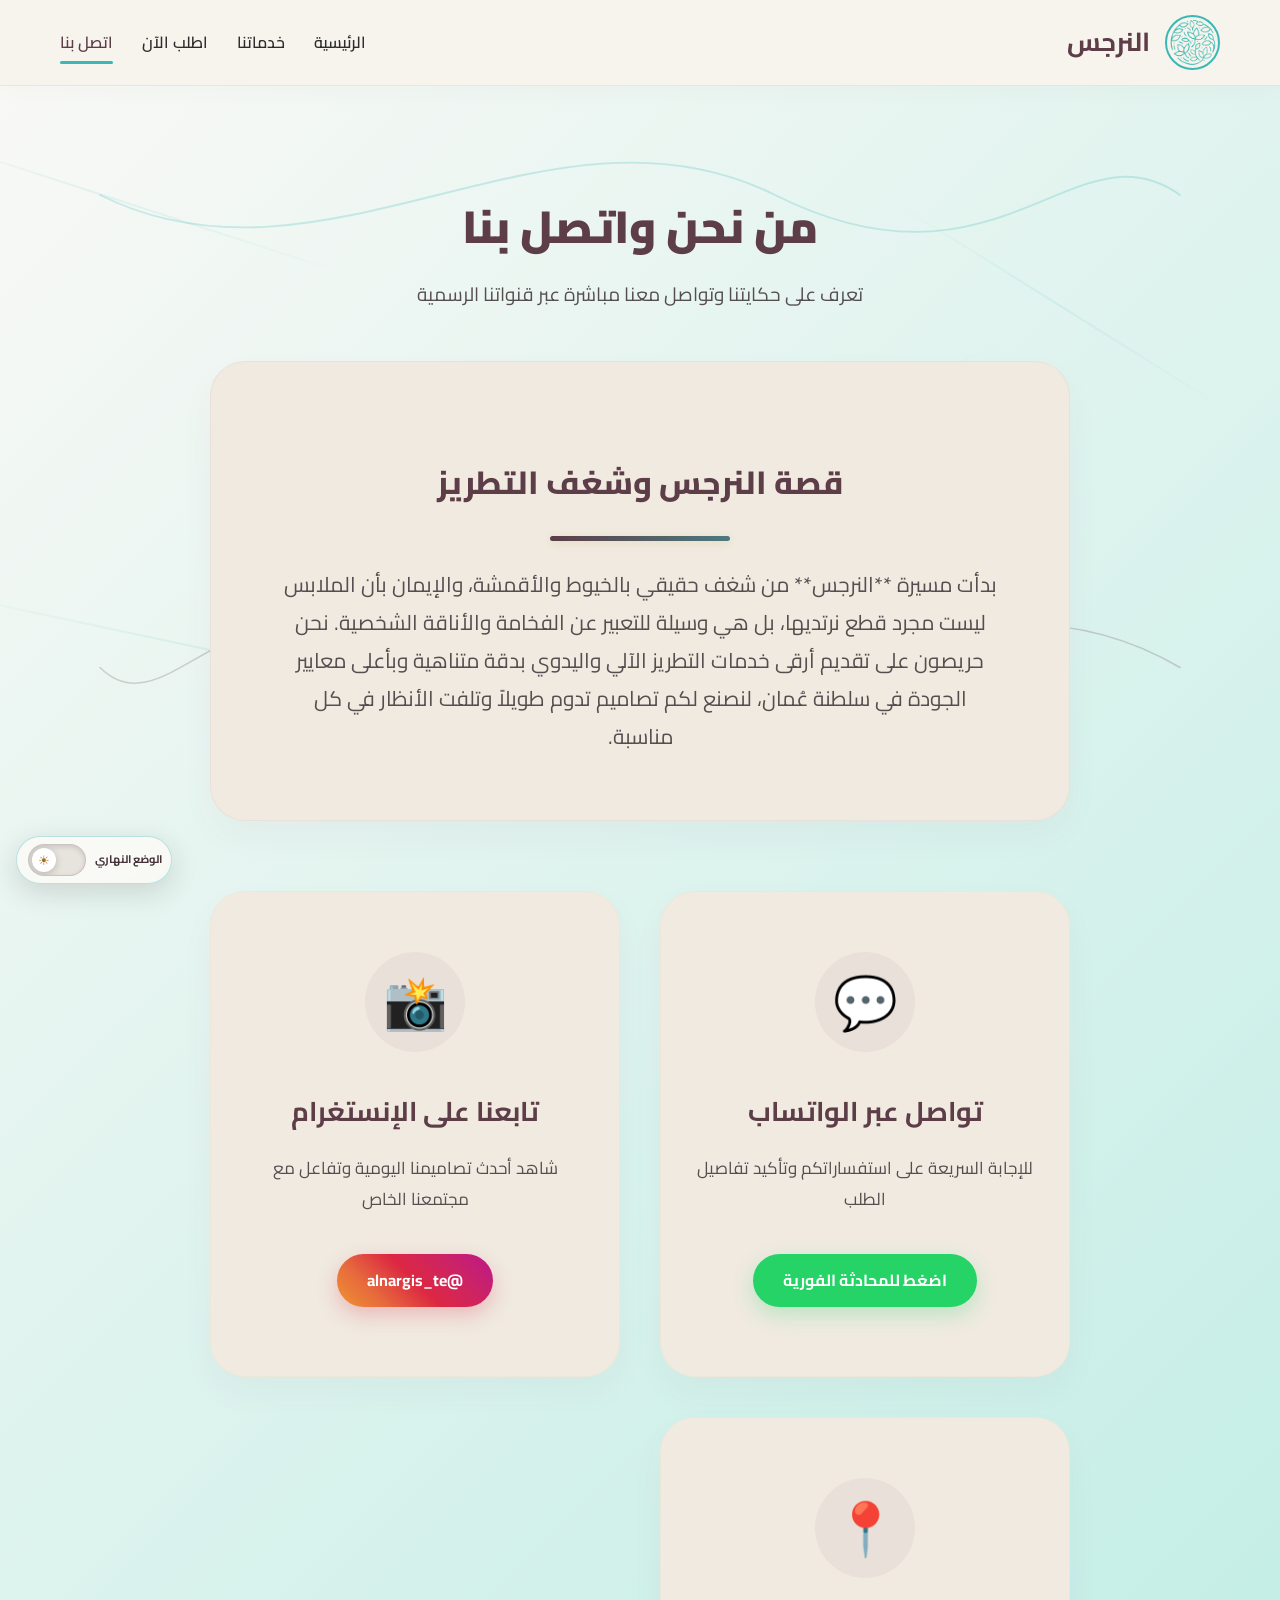
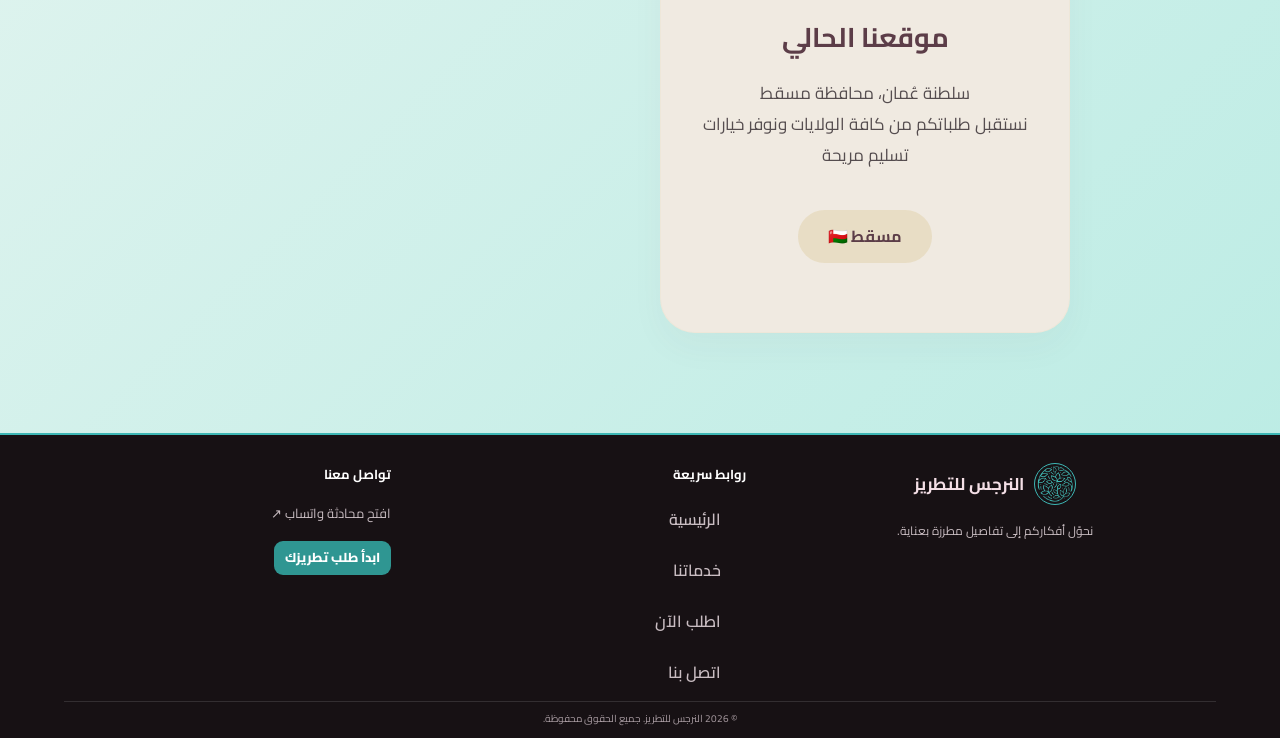
<file: contact.html>
<!DOCTYPE html>

<html dir="rtl" lang="ar">
<head>
<meta charset="utf-8"/>
<meta content="width=device-width, initial-scale=1.0" name="viewport"/>
<meta content="تواصل مع النرجس للتطريز للاستفسارات وطلبات التطريز وتأكيد تفاصيل الخدمة." name="description"/>
<meta content="#5c3d48" name="theme-color"/>
<title>من نحن واتصل بنا | النرجس للتطريز</title>
<!-- استدعاء خط Cairo ليتناسب مع الهوية البصرية الجديدة للموقع -->
<link href="https://fonts.googleapis.com" rel="preconnect"/>
<link crossorigin="" href="https://fonts.gstatic.com" rel="preconnect"/>
<link href="https://fonts.googleapis.com/css2?family=Cairo:wght=300;400;600;700;900&amp;display=swap" rel="stylesheet"/>
<style>
        /* الألوان والهوية البصرية الدافئة والمريحة للعين المتطابقة مع index.html */
        :root {
            --primary-color: #5c3d48; /* العنابي الملكي للمطرزات */
            --accent-color: #3DB7B5;  /* الذهبي الدافئ المريح */
            --bg-color: #FAF9F6;      /* درجة كريمية دافئة جداً وناعمة للعين */
            --card-bg: #f0eae1;       /* درجة دافئة للبطاقات والقوائم بدلاً من الأبيض الصريح */
            --card-hover: #e8e1d5;    /* إضافة تعريف لون التمرير لمنع الأخطاء البرمجية */
            --text-dark: #2d2d2d;     /* رمادي داكن ناعم للنصوص */
            --text-muted: #554d4f;    /* لون مريح للقراءة الطويلة */
            --shadow: 0 15px 35px rgba(92, 61, 72, 0.04);
            --transition: cubic-bezier(0.34, 1.56, 0.64, 1);
        }

        body {
            font-family: 'Cairo', 'Segoe UI', sans-serif;
            background: linear-gradient(135deg, #FAF9F6 0%, #B7EBE3 100%);
            background-color: var(--bg-color);
            color: var(--text-dark);
            margin: 0;
            padding: 0;
            line-height: 1.8;
            overflow-x: clip;
            position: relative;
            perspective: 1000px;
        }

        /* 🧵 تأثير الخيوط الحية ثلاثية الأبعاد العائمة في الخلفية (متطابقة مع index.html) */
        .bg-threads-3d {
            position: fixed;
            top: 0;
            left: 0;
            width: 100%;
            height: 100%;
            pointer-events: none;
            z-index: 0;
            transform-style: preserve-3d;
        }

        .thread-3d {
            position: absolute;
            width: 100%;
            max-width: 100%;
            height: 300px;
            fill: none;
            stroke-linecap: round;
        }

        .t-gold {
            top: 5%;
            left: 0;
            stroke: rgba(61, 183, 181, 0.24); /* RGB ذهبي دافئ مع شفافية */
            stroke-width: 2.5;
            animation: weave3D-Gold 25s infinite ease-in-out alternate;
        }

        .t-burgundy {
            bottom: 5%;
            right: 0;
            stroke: rgba(92, 61, 72, 0.22); /* RGB عنابي مع شفافية */
            stroke-width: 2;
            animation: weave3D-Burgundy 30s infinite ease-in-out alternate;
        }

        /* شريط التنقل العلوي الفاخر والمريح */
        header {
            background-color: rgba(247, 244, 237, 0.95); /* مائل للبيج الناعم */
            backdrop-filter: blur(12px);
            box-shadow: 0 4px 25px rgba(92, 61, 72, 0.03);
            position: sticky;
            top: 0;
            z-index: 1000;
            border-bottom: 1px solid rgba(184, 148, 36, 0.15);
        }

        .nav-container {
            max-width: 1200px;
            margin: 0 auto;
            display: flex;
            justify-content: space-between;
            align-items: center;
            padding: 15px 20px;
        }

        .logo-wrapper {
            display: flex;
            align-items: center;
            gap: 15px;
            cursor: pointer;
        }

        .logo-img {
            width: 55px;
            height: 55px;
            border-radius: 50%;
            object-fit: cover;
            border: 2px solid var(--accent-color);
            transition: transform 0.8s var(--transition);
        }

        .logo-wrapper:hover .logo-img {
            transform: rotate(360deg) scale(1.15);
        }

        .logo-text {
            font-size: 26px;
            font-weight: 700;
            color: var(--primary-color);
        }

        nav a {
            color: var(--text-dark);
            text-decoration: none;
            margin-right: 25px;
            font-weight: 600;
            font-size: 16px;
            position: relative;
            transition: color 0.3s ease;
            padding: 8px 0;
            display: inline-block;
        }

        /* ⚡ خطوط ألوان حية ومتحركة تحت أزرار النافبار */
        nav a::after {
            content: '';
            position: absolute;
            bottom: 0;
            left: 0;
            width: 100%;
            height: 3px;
            border-radius: 2px;
            background: linear-gradient(270deg, var(--accent-color), var(--primary-color), #3DB7B5, var(--accent-color));
            background-size: 400% 400%;
            transform: scaleX(0);
            transform-origin: right;
            transition: transform 0.4s var(--transition);
            animation: animateGradientStream 4s infinite linear;
        }

        nav a:hover::after, nav a.active::after {
            transform: scaleX(1);
        }

        nav a:hover, nav a.active {
            color: var(--primary-color);
        }

        /* 📄 رأس الصفحة بتصميم انسيابي */
        .page-header {
            text-align: center;
            padding: 70px 20px 20px 20px;
            position: relative;
            z-index: 1;
        }

        .page-header h1 {
            font-size: 45px;
            color: var(--primary-color);
            font-weight: 900;
            margin-bottom: 10px;
        }

        .page-header p {
            font-size: 19px;
            color: var(--text-muted);
            max-width: 600px;
            margin: 0 auto;
        }

        /* حاوية المحتوى الرئيسي (بيج متناسق) */
        .main-container {
            max-width: 900px;
            margin: 30px auto 100px auto;
            padding: 0 20px;
            position: relative;
            z-index: 1;
        }

        /* قسم من نحن بطاقة بيج دافئة */
        .about-section {
            background-color: var(--card-bg); 
            padding: 65px 45px;
            border-radius: 35px;
            box-shadow: var(--shadow);
            border: 1px solid rgba(92, 61, 72, 0.05); 
            text-align: center;
            margin-bottom: 70px;
            transition: transform 0.5s ease, background-color 0.5s ease;
        }

        .about-section:hover {
            transform: translateY(-5px);
            background-color: var(--card-hover);
        }

        .about-section h2 {
            color: var(--primary-color);
            font-size: 32px;
            font-weight: 800;
            margin-bottom: 10px;
        }

        /* ⚡ فاصل ألوان متحرك وحي تحت العناوين الرئيسية لصفحة "من نحن" */
        .divider {
            width: 180px;
            height: 5px;
            margin: 25px auto;
            border-radius: 10px;
            background: linear-gradient(270deg, var(--primary-color), var(--accent-color), #3DB7B5, var(--primary-color));
            background-size: 600% 600%;
            animation: animateGradientStream 6s infinite linear;
            box-shadow: 0 2px 10px rgba(184, 148, 36, 0.2);
        }

        .about-section p {
            font-size: 21px;
            color: var(--text-muted); 
            max-width: 720px;
            margin: 25px auto 0 auto;
        }

        .about-section p b {
            color: var(--primary-color);
            font-weight: 800;
        }

        /* شبكة بطاقات التواصل */
        .contact-grid {
            display: grid;
            grid-template-columns: repeat(auto-fit, minmax(280px, 1fr));
            gap: 40px;
        }

        /* بطاقات التواصل تفاعلية ودافئة */
        .contact-card {
            background-color: var(--card-bg);
            border-radius: 35px;
            padding: 60px 35px;
            text-align: center;
            box-shadow: var(--shadow);
            border: 1px solid rgba(184, 148, 36, 0.04);
            transition: transform 0.6s var(--transition), box-shadow 0.6s var(--transition), background-color 0.6s var(--transition), border-color 0.6s var(--transition);
            text-decoration: none;
            color: inherit;
            display: block;
            overflow: hidden;
            position: relative;
        }

        .contact-card:hover {
            transform: translateY(-15px) scale(1.02);
            box-shadow: 0 35px 70px rgba(92, 61, 72, 0.1);
            background-color: var(--card-hover); 
            border-color: rgba(184, 148, 36, 0.2);
        }

        /* توهج خفيف على البطاقة عند مرور الفأرة */
        .contact-card::after {
            content: '';
            position: absolute;
            inset: -15px;
            background: radial-gradient(circle at 30% 107%, rgba(184, 148, 36, 0.15) 0%, rgba(92, 61, 72, 0.1) 45%, rgba(184, 148, 36, 0.0) 60%);
            opacity: 0;
            transition: opacity 0.4s ease-in-out;
            pointer-events: none;
        }

        .contact-card:hover::after {
            opacity: 1;
        }

        .icon-box {
            font-size: 52px;
            width: 100px;
            height: 100px;
            line-height: 100px;
            background-color: rgba(92, 61, 72, 0.05);
            border-radius: 50%;
            margin: 0 auto 35px auto;
            transition: transform 0.6s var(--transition), background-color 0.5s var(--transition), color 0.5s var(--transition);
        }

        .contact-card:hover .icon-box {
            background-color: var(--primary-color);
            color: #fff;
            transform: scale(1.15) rotate(-10deg);
        }

        .contact-card h3 {
            font-size: 27px;
            font-weight: 700;
            margin-bottom: 15px;
            color: var(--primary-color);
        }

        .contact-card p {
            color: var(--text-muted);
            font-size: 17px;
            margin-bottom: 40px;
        }

        /* أزرار مخصصة داخل البطاقات متناسقة ومعالجة لتأثير وميض اللمعان */
        .card-btn {
            display: inline-block;
            padding: 12px 30px;
            border-radius: 28px;
            font-weight: 700;
            font-size: 16px;
            transition: all 0.4s var(--transition);
            box-shadow: 0 8px 20px rgba(0, 0, 0, 0.08);
            position: relative; /* ضروري لضبط اتجاه ومكان اللمعان الداخلي */
            overflow: hidden;    /* يقص خط اللمعان الزائد خارج حدود الزر دائرية الشكل */
        }

        /* 💡 طبقة خط اللمعان الأبيض المائل السحري المخفي بداخل الأزرار */
        .card-btn::before {
            content: '';
            position: absolute;
            top: 0;
            left: -150%;
            width: 50%;
            height: 100%;
            background: linear-gradient(to right, rgba(255, 255, 255, 0) 0%, rgba(255, 255, 255, 0.6) 50%, rgba(255, 255, 255, 0) 100%);
            transform: skewX(-25deg);
            pointer-events: none;
        }

        /* تحفيز حركة وميض اللمعان المستمر بمجرد تمرير الفأرة فوق البطاقة الكبيرة */
        .contact-card:hover .card-btn::before {
            animation: shineEffect 1.3s infinite ease-in-out;
        }

        .btn-whatsapp {
            background-color: #25D366;
            color: white;
            box-shadow: 0 8px 20px rgba(37, 211, 102, 0.25);
        }
        .contact-card:hover .btn-whatsapp {
            background-color: #1ebd57;
            transform: scale(1.05);
            /* إضافة تأثير توهج ثلاثي الأبعاد مكثف يشع بلون أخضر الواتساب الرهيب */
            box-shadow: 0 0 20px rgba(37, 211, 102, 0.6), 0 10px 30px rgba(37, 211, 102, 0.4);
        }

        .btn-instagram {
            background: linear-gradient(45deg, #f09433 0%, #e6683c 25%, #dc2743 50%, #cc2366 75%, #bc1888 100%);
            color: white;
            box-shadow: 0 8px 20px rgba(220, 39, 67, 0.25);
        }
        .contact-card:hover .btn-instagram {
            transform: scale(1.05);
            /* إضافة تأثير توهج ثلاثي الأبعاد مكثف يشع بلون أحمر/وردي إنستغرام الرهيب */
            box-shadow: 0 0 20px rgba(220, 39, 67, 0.6), 0 10px 30px rgba(220, 39, 67, 0.4);
        }

        .btn-location {
            background-color: rgba(184, 148, 36, 0.15);
            color: var(--primary-color);
            box-shadow: none;
        }
        .contact-card:hover .btn-location {
            background-color: var(--primary-color);
            color: #fff;
            transform: scale(1.05);
            box-shadow: 0 8px 20px rgba(92, 61, 72, 0.25);
        }

        /* تذييل الصفحة */
        footer {
            background-color: #1a1215;
            color: #b5a4ab;
            text-align: center;
            padding: 50px 20px;
            font-size: 15px;
            border-top: 3px solid var(--accent-color);
            position: relative;
            z-index: 1;
        } 

        /* 🎬 قوانين الحركات ثلاثية الأبعاد (Keyframes المتطابقة مع index.html) */
        
        /* حركة وميض شعاع اللمعان الأبيض للأزرار */
        @keyframes shineEffect {
            0% { left: -150%; }
            50% { left: 150%; }
            100% { left: 150%; }
        }

        /* حركة انسياب الألوان السحرية المستمرة تحت العناوين */
        @keyframes animateGradientStream {
            0% { background-position: 0% 50%; }
            50% { background-position: 100% 50%; }
            100% { background-position: 0% 50%; }
        }

        /* حركة تموج الخيوط ثلاثية الأبعاد (متطابقة مع index.html) */
        @keyframes weave3D-Gold {
            0% {
                transform: translate3d(0, 0, -100px) rotateX(10deg) rotateY(5deg);
                stroke-dashoffset: 0;
            }
            50% {
                transform: translate3d(20px, 30px, 50px) rotateX(-5deg) rotateY(15deg);
            }
            100% {
                transform: translate3d(-10px, -20px, -50px) rotateX(5deg) rotateY(-10deg);
                stroke-dashoffset: -300;
            }
        }

        @keyframes weave3D-Burgundy {
            0% {
                transform: translate3d(0, 0, -50px) rotateX(-10deg) rotateY(-10deg);
                stroke-dashoffset: 0;
            }
            50% {
                transform: translate3d(-20px, -40px, 80px) rotateX(15deg) rotateY(5deg);
            }
            100% {
                transform: translate3d(15px, 20px, -120px) rotateX(-5deg) rotateY(10deg);
                stroke-dashoffset: 300;
            }
        }

        @media (max-width: 768px) {
            .nav-container { flex-direction: column; gap: 15px; padding: 15px; }
            nav { display: flex; justify-content: center; flex-wrap: wrap; gap: 12px; }
            nav a { margin: 0 5px; font-size: 14px; }
            .about-section { padding: 45px 25px; }
            .contact-card { padding: 45px 20px; }
            .bg-threads-3d { opacity: 0.15; } /* تقليل الشفافية في الهواتف لراحة العين */
        } 
    </style>
<link href="lo.png" rel="icon" type="image/png"/>
<style id="thread-motion">
.thread-motion{position:fixed;inset:0;pointer-events:none;z-index:0;overflow:hidden;opacity:.38;}
.thread-motion span{position:absolute;width:42vw;height:2px;background:linear-gradient(90deg,transparent,rgba(61,183,181,.28),transparent);border-radius:999px;transform-origin:center;animation:threadDrift 14s ease-in-out infinite;}
.thread-motion span:nth-child(1){top:22%;left:-12%;transform:rotate(18deg);animation-delay:-2s;}
.thread-motion span:nth-child(2){top:48%;left:45%;width:35vw;transform:rotate(-24deg);animation-delay:-7s;}
.thread-motion span:nth-child(3){top:72%;left:-8%;width:48vw;transform:rotate(12deg);animation-delay:-10s;}
.thread-motion span:nth-child(4){top:34%;left:68%;width:30vw;transform:rotate(32deg);animation-delay:-5s;}
@keyframes threadDrift{0%,100%{translate:0 0;scale:1;opacity:.55;}50%{translate:18px -10px;scale:1.04;opacity:1;}}
@media (prefers-reduced-motion:reduce){.thread-motion span{animation:none;}}
@media (max-width:600px){.thread-motion{opacity:.22}.thread-motion span{width:70vw}.thread-motion span:nth-child(2){left:35%;width:55vw}.thread-motion span:nth-child(4){left:55%;width:45vw;}}
</style>
<style id="mobile-experience-improvements">
/* قواعد عامة لتحسين الاستخدام على الهاتف دون تغيير تصميم الكمبيوتر */
html{max-width:100%;overflow-x:clip;-webkit-text-size-adjust:100%}
body{max-width:100%;overflow-x:clip}
img,video,svg,iframe{max-width:100%}
*,*::before,*::after{box-sizing:border-box}
@media(max-width:768px){
 header{position:sticky!important;top:0!important;z-index:1000!important;width:100%;}
 .nav-container{width:100%!important;max-width:100%!important;display:flex!important;flex-direction:column!important;align-items:center!important;justify-content:center!important;gap:6px!important;padding:9px 12px!important;}
 .logo-wrapper{display:flex!important;align-items:center!important;justify-content:center!important;gap:9px!important;}
 .logo-img{width:42px!important;height:42px!important;}
 .logo-text{font-size:21px!important;line-height:1.4!important;white-space:nowrap;}
 .nav-container nav,header nav{width:100%!important;display:flex!important;flex-wrap:wrap!important;align-items:center!important;justify-content:center!important;gap:3px 14px!important;}
 .nav-container nav a,header nav a{margin:0!important;padding:6px 1px!important;font-size:12px!important;line-height:1.5!important;white-space:nowrap;}
 .hero{min-height:58vh!important;padding:54px 12px!important;}
 .hero-content{width:100%!important;max-width:760px!important;padding:27px 17px!important;border-radius:22px!important;}
 .hero h1{font-size:clamp(25px,7vw,34px)!important;line-height:1.45!important;}
 .hero p{font-size:15px!important;line-height:1.8!important;}
 .about-brief,.services-preview,.services-container,.main-container{width:calc(100% - 24px)!important;max-width:100%!important;margin-left:auto!important;margin-right:auto!important;}
 .about-brief{padding:30px 17px!important;margin-top:35px!important;margin-bottom:35px!important;border-radius:22px!important;}
 .about-brief h2,.services-preview h2{font-size:clamp(24px,6.5vw,32px)!important;line-height:1.45!important;margin-bottom:20px!important;}
 .about-brief p{font-size:15px!important;line-height:1.9!important;}
 .services-preview{margin-top:45px!important;margin-bottom:45px!important;padding:0!important;}
 .services-grid,.service-grid,.contact-grid,.cards-grid{grid-template-columns:minmax(0,1fr)!important;gap:16px!important;}
 .service-card,.detailed-service-card,.contact-card,.about-section{width:100%!important;max-width:100%!important;min-width:0!important;padding:24px 16px!important;border-radius:22px!important;}
 .service-card h3,.detailed-service-card h2,.contact-card h2{font-size:21px!important;line-height:1.55!important;}
 .service-card p,.detailed-service-card p,.contact-card p,.about-section p{font-size:14px!important;line-height:1.9!important;overflow-wrap:anywhere;}
 .page-header{padding:28px 14px!important;margin:0 auto 20px!important;}
 .page-header h1{font-size:clamp(25px,7vw,32px)!important;line-height:1.5!important;}
 .page-header p{font-size:14px!important;line-height:1.8!important;}
 .btn-main,.btn-order-service,.btn-back,.btn-location{max-width:100%;min-height:44px;padding:12px 20px!important;font-size:14px!important;white-space:normal!important;line-height:1.6!important;}
 footer{padding:25px 14px!important;font-size:12px!important;line-height:1.8!important;}
 .thank-you-card{width:calc(100% - 28px)!important;max-width:620px!important;margin:18px auto!important;padding:30px 18px!important;border-radius:22px!important;}
 .thank-you-card h1{font-size:clamp(23px,6vw,30px)!important;line-height:1.5!important;}
 .thank-you-card p{font-size:14px!important;line-height:1.9!important;}
}
@media(max-width:380px){
 .nav-container{padding:8px 7px!important}.nav-container nav,header nav{gap:3px 9px!important}.nav-container nav a,header nav a{font-size:11px!important;}
 .hero{min-height:54vh!important;padding:38px 9px!important}.hero-content{padding:22px 13px!important;}
 .about-brief,.services-preview,.services-container,.main-container{width:calc(100% - 16px)!important;}
 .about-brief,.service-card,.detailed-service-card,.contact-card,.about-section{padding:21px 13px!important;}
 .thank-you-card{width:calc(100% - 18px)!important;padding:25px 13px!important;}
}
@media(hover:none){.service-card:hover,.contact-card:hover,.btn-main:hover,.btn-order-service:hover,.btn-back:hover{transform:none!important;}}
@media(prefers-reduced-motion:reduce){html{scroll-behavior:auto!important}*,*::before,*::after{animation:none!important;transition:none!important;}}
</style>
<style id="alnarjis-smooth-motion">
/* طبقة حركة موحّدة: انتقالات ناعمة ومتزنة على جميع صفحات الموقع */
:root { --motion-ease: cubic-bezier(.22,.72,.22,1); --motion-fast: 220ms; --motion-medium: 420ms; }
html { scroll-behavior: smooth; scroll-padding-top: 5rem; }
body { -webkit-font-smoothing: antialiased; text-rendering: optimizeLegibility; }
a, button, input, select, textarea, .service-card, .detailed-service-card,
.contact-card, .choice, .color-card, .upload, .review-card, .cost-card,
.btn, [class*="btn-"] {
  transition-property: color, background-color, border-color, box-shadow, opacity, transform, filter;
  transition-duration: var(--motion-fast);
  transition-timing-function: var(--motion-ease);
}
a { -webkit-tap-highlight-color: transparent; }
button, .btn, [class*="btn-"] { transform: translateZ(0); }
button:active, .btn:active, [class*="btn-"]:active { transform: translateY(1px) scale(.985); }
:where(a, button, input, select, textarea, [tabindex]):focus-visible {
  outline: 3px solid color-mix(in srgb, var(--accent-color, var(--teal, #3DB7B5)) 58%, transparent);
  outline-offset: 3px;
}
:where(input, select, textarea) { transition: border-color 220ms var(--motion-ease), box-shadow 220ms var(--motion-ease), background-color 220ms var(--motion-ease); }
:where(input, select, textarea):focus { box-shadow: 0 0 0 4px color-mix(in srgb, var(--accent-color, var(--teal, #3DB7B5)) 14%, transparent); }
img, video { max-width: 100%; }
@media (hover:hover) and (pointer:fine) {
  .service-card:hover, .detailed-service-card:hover, .contact-card:hover,
  .review-card:hover, .cost-card:hover { transform: translateY(-4px); }
  .choice:hover, .color-card:hover, .upload:hover { transform: translateY(-2px); }
  a:not(.btn):not([class*="btn-"]):hover { color: var(--accent-color, var(--teal, #2f9692)); }
}
/* انتقال خفيف بين الصفحات في المتصفحات الداعمة */
@view-transition { navigation: auto; }
::view-transition-old(root) { animation: narjis-page-out 180ms ease both; }
::view-transition-new(root) { animation: narjis-page-in 360ms var(--motion-ease) both; }
@keyframes narjis-page-out { to { opacity: .94; } }
@keyframes narjis-page-in { from { opacity: .86; transform: translateY(5px); } to { opacity: 1; transform: translateY(0); } }
/* شريط تقدّم رفيع أثناء التمرير */
#narjis-scroll-progress { position: fixed; inset: 0 auto auto 0; width: 0%; height: 3px; z-index: 10000; pointer-events: none; background: linear-gradient(90deg, var(--accent-color, var(--teal, #2f9692)), #75d4cc); box-shadow: 0 1px 6px rgba(47,150,146,.18); transform: translateZ(0); }
/* ظهور العناصر عند دخولها الشاشة؛ لا تُخفى العناصر إلا بعد تفعيل جافاسكربت بنجاح */
.motion-enhanced .motion-reveal { opacity: 0; transform: translate3d(0, 16px, 0); transition: opacity 560ms var(--motion-ease), transform 560ms var(--motion-ease); transition-delay: var(--reveal-delay, 0ms); will-change: opacity, transform; }
.motion-enhanced .motion-reveal.is-visible { opacity: 1; transform: translate3d(0,0,0); }
/* سلاسة الخطوات داخل نموذج الطلب من دون التأثير على إظهار/إخفاء الخطوات */
.order-page .choice, .order-page .color-card, .order-page .step,
body:has(.form-step) .choice, body:has(.form-step) .color-card, body:has(.form-step) .step {
  transition: background-color 240ms var(--motion-ease), border-color 240ms var(--motion-ease), color 240ms var(--motion-ease), box-shadow 240ms var(--motion-ease), transform 240ms var(--motion-ease);
}
@media (prefers-reduced-motion: reduce) {
  html { scroll-behavior: auto !important; }
  *, *::before, *::after { scroll-behavior: auto !important; animation-duration: .01ms !important; animation-iteration-count: 1 !important; transition-duration: .01ms !important; transition-delay: 0ms !important; }
  #narjis-scroll-progress { display: none; }
  .motion-enhanced .motion-reveal { opacity: 1 !important; transform: none !important; }
}
</style>
<style id="alnarjis-theme-styles">
:root{color-scheme:light;}
html[data-theme="dark"]{color-scheme:dark;--primary-color:#d5a8b9;--accent-color:#55d2cb;--bg-color:#111619;--card-bg:#1b252a;--card-hover:#26363b;--text-dark:#f3edf0;--text-muted:#c7b8bf;--shadow:0 16px 40px rgba(0,0,0,.22);--wine:#d5a8b9;--teal:#55d2cb;--mint:#11191c;--line:#30494b;--ink:#f4edf0;--muted:#aebdc1;}
/* لا نفرض انتقالًا على كل عنصر في الصفحة؛ ذلك يعطّل حركات التحويل ويزيد إعادة الرسم. */
html.theme-animating body,
html.theme-animating header,
html.theme-animating footer,
html.theme-animating .nav-container,
html.theme-animating .hero,
html.theme-animating .page-header,
html.theme-animating .about-brief,
html.theme-animating .about-section,
html.theme-animating .services-preview,
html.theme-animating .services-container,
html.theme-animating .main-container,
html.theme-animating .service-card,
html.theme-animating .detailed-service-card,
html.theme-animating .contact-card,
html.theme-animating .thank-you-card,
html.theme-animating .panel,
html.theme-animating .form-step,
html.theme-animating .review-card,
html.theme-animating .review-grid,
html.theme-animating .cost-card,
html.theme-animating .color-card,
html.theme-animating .choice,
html.theme-animating .upload,
html.theme-animating .field input,
html.theme-animating .field textarea,
html.theme-animating .field select,
html.theme-animating #summary,
html.theme-animating .theme-control,
html.theme-animating .theme-welcome-card,
html.theme-animating .theme-welcome-option,
html.theme-animating .theme-welcome-switchrow,
html.theme-animating .theme-welcome-continue {
  transition-property: background, background-color, color, border-color, box-shadow, filter !important;
  transition-duration: 420ms !important;
  transition-timing-function: cubic-bezier(.22,.72,.22,1) !important;
}
html.theme-animating h1, html.theme-animating h2, html.theme-animating h3,
html.theme-animating h4, html.theme-animating p, html.theme-animating li,
html.theme-animating label, html.theme-animating small,
html.theme-animating nav a, html.theme-animating .logo-text,
html.theme-animating .theme-label, html.theme-animating .review-row {
  transition: color 360ms cubic-bezier(.22,.72,.22,1) !important;
}
/* Keep theme-switch transforms animating smoothly; do not let the global color fade override them. */
html.theme-animating .theme-toggle,html.theme-animating .theme-thumb,html.theme-animating .theme-icon,html.theme-animating .welcome-switch,html.theme-animating .welcome-switch-thumb{transition-property:transform,background-color,border-color,opacity,box-shadow !important;transition-duration:.62s !important;transition-timing-function:cubic-bezier(.22,1,.36,1) !important;will-change:transform,background-color;}
body{transition:background-color .58s cubic-bezier(.22,1,.36,1),color .45s ease;}
.theme-control{position:fixed;left:16px;bottom:16px;z-index:100000;display:flex;align-items:center;gap:9px;padding:7px 9px 7px 11px;border:1px solid rgba(61,183,181,.35);border-radius:999px;background:rgba(250,249,246,.92);color:#44323a;box-shadow:0 8px 28px rgba(35,25,30,.15);backdrop-filter:blur(14px);-webkit-backdrop-filter:blur(14px);font-family:Cairo,Arial,sans-serif;direction:rtl;}
.theme-label{font-size:11px;font-weight:700;white-space:nowrap;user-select:none;min-width:52px;text-align:center;}
.theme-toggle{position:relative;direction:ltr;display:inline-block;flex:0 0 auto;width:58px;height:32px;padding:0;border:1px solid rgba(92,61,72,.2);border-radius:999px;background:#e7e4de;cursor:pointer;box-shadow:inset 0 2px 5px rgba(25,20,20,.13);overflow:hidden;touch-action:manipulation;-webkit-tap-highlight-color:transparent;transition:background-color .5s cubic-bezier(.22,1,.36,1),border-color .5s ease,transform .25s ease;}
.theme-toggle:hover{transform:scale(1.04)}.theme-toggle:active{transform:scale(.96)}.theme-toggle:focus-visible{outline:3px solid #3DB7B5;outline-offset:3px;}
.theme-thumb{position:absolute;top:3px;left:3px;width:24px;height:24px;border-radius:50%;background:#fff;box-shadow:0 2px 7px rgba(30,20,24,.22);transition:transform .62s cubic-bezier(.22,1,.36,1),background-color .45s ease;}
.theme-icon{position:absolute;top:50%;z-index:1;transform:translateY(-50%);font-size:13px;line-height:1;pointer-events:none;transition:opacity .3s ease,transform .55s cubic-bezier(.22,1,.36,1);}.theme-icon.sun{left:9px;color:#a66d19}.theme-icon.moon{right:9px;color:#d7eaff;opacity:.55}
html[data-theme="dark"] .theme-control{background:rgba(24,31,35,.94);color:#f3edf0;border-color:rgba(85,210,203,.42);box-shadow:0 8px 30px rgba(0,0,0,.38)}
html[data-theme="dark"] .theme-toggle{background:#287e7c;border-color:#55d2cb}.theme-toggle[aria-checked="true"] .theme-thumb{transform:translateX(26px);background:#f5f7ff}.theme-toggle[aria-checked="true"] .sun{opacity:.45;transform:translateY(-50%) rotate(-35deg) scale(.8)}.theme-toggle[aria-checked="true"] .moon{opacity:1;transform:translateY(-50%) rotate(0) scale(1.05)}
html[data-theme="dark"] body{background:#101518 !important;color:#f3edf0 !important;}
html[data-theme="dark"] header{background:rgba(18,24,28,.93) !important;border-color:rgba(85,210,203,.28) !important;box-shadow:0 6px 24px rgba(0,0,0,.24) !important;}
html[data-theme="dark"] header nav a,html[data-theme="dark"] .nav-container nav a{color:#d6cbd0 !important;}
html[data-theme="dark"] header nav a.active,html[data-theme="dark"] .nav-container nav a.active{color:#65ddd5 !important;border-color:#55d2cb !important;}
html[data-theme="dark"] .logo-text,html[data-theme="dark"] .logo-text span{color:#e5bdcc !important;}
html[data-theme="dark"] .page-header,html[data-theme="dark"] .about-brief,html[data-theme="dark"] .about-section,html[data-theme="dark"] .service-card,html[data-theme="dark"] .detailed-service-card,html[data-theme="dark"] .contact-card,html[data-theme="dark"] .icon-box,html[data-theme="dark"] .thank-you-card,html[data-theme="dark"] .panel,html[data-theme="dark"] .form-step,html[data-theme="dark"] .review-card,html[data-theme="dark"] .review-grid,html[data-theme="dark"] .cost-card,html[data-theme="dark"] .color-card,html[data-theme="dark"] .upload,html[data-theme="dark"] .choice,html[data-theme="dark"] .field input,html[data-theme="dark"] .field textarea,html[data-theme="dark"] .field select,html[data-theme="dark"] .two>*,html[data-theme="dark"] .contact-grid,html[data-theme="dark"] .main-container,html[data-theme="dark"] .services-container{background-color:#192226 !important;color:#f0e8ec !important;border-color:#30464b !important;}
html[data-theme="dark"] .service-card:hover,html[data-theme="dark"] .detailed-service-card:hover,html[data-theme="dark"] .contact-card:hover{background-color:#202e33 !important;}
html[data-theme="dark"] input,html[data-theme="dark"] textarea,html[data-theme="dark"] select{background:#151d21 !important;color:#f4edf0 !important;border-color:#42545a !important;}
html[data-theme="dark"] input::placeholder,html[data-theme="dark"] textarea::placeholder{color:#9daab0 !important;opacity:1;}
html[data-theme="dark"] option{background:#172126;color:#f4edf0;}
html[data-theme="dark"] h1,html[data-theme="dark"] h2,html[data-theme="dark"] h3,html[data-theme="dark"] h4,html[data-theme="dark"] .page-header p,html[data-theme="dark"] .intro p,html[data-theme="dark"] .field-label,html[data-theme="dark"] .panel-head,html[data-theme="dark"] .review-row,html[data-theme="dark"] .step,html[data-theme="dark"] .service-title-wrapper,html[data-theme="dark"] .features-list,html[data-theme="dark"] .about-section p,html[data-theme="dark"] .contact-card p,html[data-theme="dark"] .thank-you-card p{color:#f0e7eb !important;}
html[data-theme="dark"] p,html[data-theme="dark"] li,html[data-theme="dark"] label,html[data-theme="dark"] small,html[data-theme="dark"] .muted,html[data-theme="dark"] .text-muted{color:#c6b9bf;}
html[data-theme="dark"] .hero::after{background:linear-gradient(180deg,rgba(10,13,16,.15),rgba(10,13,16,.68)) !important;}
html[data-theme="dark"] .thread-motion,html[data-theme="dark"] .bg-threads-3d{opacity:.32;}
html[data-theme="dark"] footer{background:#0b0e10 !important;color:#bdb0b7 !important;border-color:#55d2cb !important;}
html[data-theme="dark"] .btn,html[data-theme="dark"] .btn-main,html[data-theme="dark"] .btn-secondary,html[data-theme="dark"] .btn-order-service,html[data-theme="dark"] .btn-back,html[data-theme="dark"] .btn-instagram,html[data-theme="dark"] .btn-location,html[data-theme="dark"] .btn-whatsapp{color:#fff !important;}
html[data-theme="dark"] .selected,html[data-theme="dark"] .choice.selected{background:#5c3d48 !important;border-color:#d5a8b9 !important;color:#fff !important;}
@media(max-width:600px){.theme-control{left:10px;bottom:calc(10px + env(safe-area-inset-bottom));gap:6px;padding:6px 7px 6px 9px;}.theme-label{font-size:10px;min-width:42px}.theme-toggle{width:54px;height:30px}.theme-thumb{width:22px;height:22px;top:3px}.theme-toggle[aria-checked="true"] .theme-thumb{transform:translateX(24px)}.theme-icon.sun{left:8px}.theme-icon.moon{right:8px}}
@media(prefers-reduced-motion:reduce){.theme-toggle,.theme-thumb,.theme-icon{transition-duration:.12s !important}.theme-control{scroll-behavior:auto}}

/* شاشة الترحيب واختيار المظهر لأول زيارة */
.theme-welcome[hidden]{display:none!important}
.theme-welcome{position:fixed;inset:0;z-index:1000000;display:grid;place-items:center;padding:22px;background:radial-gradient(ellipse at 18% 12%,rgba(61,183,181,.2),transparent 38%),radial-gradient(ellipse at 86% 90%,rgba(92,61,72,.19),transparent 42%),rgba(16,20,23,.74);backdrop-filter:blur(20px);-webkit-backdrop-filter:blur(20px);opacity:1;visibility:visible;transition:opacity .55s cubic-bezier(.22,1,.36,1),visibility .55s;direction:rtl;overflow-y:auto}
.theme-welcome.is-closing{opacity:0;visibility:hidden;pointer-events:none}
.theme-welcome-card{position:relative;width:min(100%,560px);margin:auto;overflow:hidden;border-radius:30px;padding:clamp(24px,5vw,42px);text-align:center;background:linear-gradient(145deg,rgba(255,255,255,.97),rgba(242,249,247,.96));border:1px solid rgba(61,183,181,.38);box-shadow:0 32px 90px rgba(0,0,0,.28),inset 0 1px 0 rgba(255,255,255,.9);color:#48353d;transform:translateY(0) scale(1);transition:background .5s,color .5s,transform .6s cubic-bezier(.22,1,.36,1),border-color .5s}
.theme-welcome-card:before{content:"";position:absolute;top:0;right:12%;left:12%;height:3px;border-radius:0 0 10px 10px;background:linear-gradient(90deg,#5c3d48,#3db7b5,#5c3d48)}
.theme-welcome-brand{display:flex;align-items:center;justify-content:center;gap:12px;margin:0 auto 18px}
.theme-welcome-logo{width:58px;height:58px;object-fit:cover;border-radius:50%;border:2px solid #3db7b5;box-shadow:0 5px 18px rgba(61,183,181,.22)}
.theme-welcome-brand-name{font-family:Cairo,'Segoe UI',sans-serif;font-weight:900;font-size:clamp(18px,4vw,23px);color:#5c3d48;line-height:1.35}
.theme-welcome-eyebrow{display:inline-flex;align-items:center;gap:7px;padding:5px 12px;border:1px solid rgba(61,183,181,.28);border-radius:999px;color:#237f7e;background:rgba(61,183,181,.09);font-size:12px;font-weight:800;margin-bottom:11px}
.theme-welcome-title{margin:0 0 8px;font-family:Cairo,'Segoe UI',sans-serif;font-size:clamp(24px,5vw,34px);font-weight:900;line-height:1.45;color:#5c3d48}
.theme-welcome-description{margin:0 auto 25px;max-width:410px;color:#70636a;font-size:14px;line-height:1.9}
.theme-welcome-options{display:grid;grid-template-columns:1fr 1fr;gap:12px;margin:0 0 20px;text-align:right}
.theme-welcome-option{position:relative;min-height:132px;padding:16px 15px 14px;border:1.5px solid #e5e3e1;border-radius:19px;background:rgba(255,255,255,.78);color:#5c3d48;text-align:right;cursor:pointer;font:inherit;transition:transform .35s cubic-bezier(.22,1,.36,1),border-color .35s,background .35s,box-shadow .35s;touch-action:manipulation;-webkit-tap-highlight-color:transparent}
.theme-welcome-option:hover{transform:translateY(-3px);box-shadow:0 12px 24px rgba(92,61,72,.09)}
.theme-welcome-option:focus-visible,.theme-welcome-continue:focus-visible,.welcome-switch:focus-visible{outline:3px solid #3db7b5;outline-offset:3px}
.theme-welcome-option[aria-pressed="true"]{border-color:#3db7b5;background:linear-gradient(145deg,rgba(61,183,181,.13),rgba(255,255,255,.95));box-shadow:0 0 0 3px rgba(61,183,181,.1),0 12px 26px rgba(61,183,181,.08)}
.theme-welcome-option[aria-pressed="true"]:after{content:"✓";position:absolute;top:10px;left:10px;width:22px;height:22px;display:grid;place-items:center;border-radius:50%;background:#3db7b5;color:#fff;font-size:13px;font-weight:900}
.theme-mode-emoji{display:flex;align-items:center;justify-content:center;width:45px;height:45px;margin-bottom:11px;border-radius:14px;font-size:23px;box-shadow:inset 0 1px 0 rgba(255,255,255,.55)}
.theme-mode-emoji.day{background:linear-gradient(145deg,#fff1c5,#ffdf83)}.theme-mode-emoji.night{background:linear-gradient(145deg,#263b53,#172333);color:#e5edff}
.theme-mode-name{display:block;font-weight:900;font-size:15px;margin-bottom:3px}.theme-mode-note{display:block;color:#81747b;font-size:11px;line-height:1.6}
.theme-welcome-switchrow{display:flex;align-items:center;justify-content:center;gap:12px;padding:12px 14px;margin-bottom:20px;border:1px solid rgba(92,61,72,.1);border-radius:16px;background:rgba(255,255,255,.56)}
.theme-welcome-switchlabel{font-size:12px;font-weight:800;color:#74666c}
.welcome-switch{position:relative;direction:ltr;display:inline-flex;align-items:center;flex:0 0 auto;width:68px;height:37px;padding:0;border:1px solid rgba(92,61,72,.18);border-radius:999px;background:linear-gradient(100deg,#f5d989,#f4e5b7);cursor:pointer;box-shadow:inset 0 2px 5px rgba(25,20,20,.12);overflow:hidden;touch-action:manipulation;-webkit-tap-highlight-color:transparent;transition:background .6s cubic-bezier(.22,1,.36,1),border-color .45s,transform .25s}
.welcome-switch:active{transform:scale(.96)}
.welcome-switch-thumb{position:absolute;left:4px;top:3px;width:29px;height:29px;border-radius:50%;display:grid;place-items:center;background:#fff;box-shadow:0 3px 8px rgba(30,20,24,.22);font-size:15px;transition:transform .62s cubic-bezier(.22,1,.36,1),background .45s}
.welcome-switch[aria-checked="true"]{background:linear-gradient(100deg,#2e757c,#202d45);border-color:#4fbeb7}
.welcome-switch[aria-checked="true"] .welcome-switch-thumb{transform:translateX(30px);background:#e9f7ff}
.theme-welcome-continue{display:flex;align-items:center;justify-content:center;gap:10px;width:100%;min-height:51px;padding:12px 20px;border:0;border-radius:15px;background:linear-gradient(105deg,#5c3d48,#744f5c 45%,#269a98);color:#fff;font-family:Cairo,'Segoe UI',sans-serif;font-size:15px;font-weight:900;cursor:pointer;box-shadow:0 10px 22px rgba(46,125,124,.22);transition:transform .35s cubic-bezier(.22,1,.36,1),box-shadow .35s,filter .35s}
.theme-welcome-continue:hover{transform:translateY(-2px);box-shadow:0 15px 28px rgba(46,125,124,.3);filter:saturate(1.08)}
.theme-welcome-foot{font-size:11px;color:#897d83;margin:13px 0 0;line-height:1.7}
html[data-theme="dark"] .theme-welcome-card{background:linear-gradient(145deg,rgba(29,38,43,.98),rgba(17,24,29,.98));border-color:rgba(85,210,203,.38);color:#f3edf0;box-shadow:0 32px 90px rgba(0,0,0,.5),inset 0 1px 0 rgba(255,255,255,.05)}
html[data-theme="dark"] .theme-welcome-brand-name,html[data-theme="dark"] .theme-welcome-title{color:#f1dbe3}
html[data-theme="dark"] .theme-welcome-description,html[data-theme="dark"] .theme-welcome-foot,html[data-theme="dark"] .theme-welcome-switchlabel{color:#b7c0c3}
html[data-theme="dark"] .theme-welcome-eyebrow{color:#81e7df;background:rgba(85,210,203,.1);border-color:rgba(85,210,203,.3)}
html[data-theme="dark"] .theme-welcome-option{background:rgba(255,255,255,.035);border-color:#39494f;color:#f3edf0}
html[data-theme="dark"] .theme-welcome-option[aria-pressed="true"]{background:rgba(85,210,203,.13);border-color:#55d2cb}
html[data-theme="dark"] .theme-mode-note{color:#b6bdc1}
html[data-theme="dark"] .theme-welcome-switchrow{background:rgba(0,0,0,.12);border-color:rgba(255,255,255,.08)}
html.theme-welcome-lock,body.theme-welcome-open{overflow:hidden!important;overscroll-behavior:none}
@media(max-width:480px){.theme-welcome{padding:13px;align-items:center}.theme-welcome-card{padding:27px 18px 22px;border-radius:23px}.theme-welcome-brand{margin-bottom:15px}.theme-welcome-logo{width:48px;height:48px}.theme-welcome-description{font-size:13px;margin-bottom:20px}.theme-welcome-options{gap:9px}.theme-welcome-option{min-height:123px;padding:13px 11px}.theme-mode-emoji{width:39px;height:39px;margin-bottom:9px}.theme-mode-name{font-size:14px}.theme-mode-note{font-size:10px}.theme-welcome-switchrow{margin-bottom:16px}.theme-welcome-continue{min-height:49px}}
@media(prefers-reduced-motion:reduce){.theme-welcome,.theme-welcome-card,.theme-welcome-option,.welcome-switch,.welcome-switch-thumb,.theme-welcome-continue{transition-duration:.01ms!important;animation:none!important}}


/* تثبيت شاشة الترحيب ومنع ظهور الضباب وحده */
#theme-welcome[hidden]{display:none!important}
#theme-welcome:not([hidden]){display:grid!important;position:fixed!important;inset:0!important;z-index:2147483000!important;place-items:center!important;pointer-events:auto!important;}
#theme-welcome:not([hidden]) > #theme-welcome-card{display:block!important;position:relative!important;z-index:1!important;visibility:visible!important;opacity:1!important;flex:none!important;width:min(100%,560px)!important;max-height:calc(100dvh - 32px)!important;overflow-y:auto!important;margin:auto!important;box-sizing:border-box!important;}
#theme-welcome:not([hidden]) > #theme-welcome-card *{visibility:visible;}
#theme-welcome:not([hidden]).is-closing{pointer-events:none!important;}
@media(max-width:480px){#theme-welcome:not([hidden]){padding:12px!important}#theme-welcome:not([hidden]) > #theme-welcome-card{width:min(100%,560px)!important;max-height:calc(100dvh - 24px)!important;padding:24px 16px 20px!important;border-radius:22px!important}}

</style>
<script id="alnarjis-theme-init">
(function(){try{var saved=localStorage.getItem('alnarjis-theme');if(saved==='dark'||saved==='light'){document.documentElement.setAttribute('data-theme',saved);}else{document.documentElement.setAttribute('data-theme','light');}}catch(e){document.documentElement.setAttribute('data-theme','light');}})();
</script>
<style id="alnarjis-theme-final-polish">
/* ضبط نهاري/ليلي موحّد — تُعرّف القيم هنا بعد جميع أنماط الصفحات حتى لا تطغى عليها قواعد قديمة */
html[data-theme="light"] { color-scheme: light; }
html[data-theme="dark"] { color-scheme: dark; }
html[data-theme="dark"] body {
  background: radial-gradient(ellipse at 12% 0%, rgba(37,117,117,.10), transparent 38%),
              radial-gradient(ellipse at 92% 80%, rgba(92,61,72,.13), transparent 36%),
              #101518 !important;
  color: #f2edf0 !important;
}
html[data-theme="dark"] main,
html[data-theme="dark"] section,
html[data-theme="dark"] .content,
html[data-theme="dark"] .container {
  color: #f2edf0;
}
/* صفحات المحتوى والبطاقات */
html[data-theme="dark"] .panel,
html[data-theme="dark"] .form-card,
html[data-theme="dark"] .summary-card,
html[data-theme="dark"] .service-card,
html[data-theme="dark"] .detailed-service-card,
html[data-theme="dark"] .contact-card,
html[data-theme="dark"] .about-section,
html[data-theme="dark"] .about-brief,
html[data-theme="dark"] .page-header,
html[data-theme="dark"] .thank-you-card,
html[data-theme="dark"] .review-card,
html[data-theme="dark"] .review-grid,
html[data-theme="dark"] .cost-card {
  background: linear-gradient(145deg, #1b252a, #151d21) !important;
  color: #f2edf0 !important;
  border-color: rgba(85,210,203,.24) !important;
  box-shadow: 0 16px 42px rgba(0,0,0,.20) !important;
}
/* إصلاح محدد للبرواز الأبيض الكبير في نموذج الطلب */
html[data-theme="dark"] #orderForm.panel {
  background: linear-gradient(145deg, rgba(26,36,41,.98), rgba(18,26,30,.98)) !important;
  border: 1px solid rgba(85,210,203,.26) !important;
  box-shadow: 0 18px 48px rgba(0,0,0,.30), inset 0 1px 0 rgba(255,255,255,.025) !important;
  backdrop-filter: none !important;
}
html[data-theme="dark"] .form-step { background: transparent !important; color: #f2edf0 !important; }
html[data-theme="dark"] .panel-head { background: transparent !important; border-color: rgba(85,210,203,.16) !important; }
html[data-theme="dark"] .panel-head h2,
html[data-theme="dark"] .intro h1,
html[data-theme="dark"] .review-card h3,
html[data-theme="dark"] .color-text strong { color: #e7c4d0 !important; }
html[data-theme="dark"] .intro p,
html[data-theme="dark"] .panel-head p,
html[data-theme="dark"] .color-text,
html[data-theme="dark"] .field small,
html[data-theme="dark"] .muted { color: #b8c4c7 !important; }
html[data-theme="dark"] label,
html[data-theme="dark"] .field-label,
html[data-theme="dark"] .step,
html[data-theme="dark"] .step-status { color: #e8e1e5 !important; }
html[data-theme="dark"] .choice,
html[data-theme="dark"] .color-card,
html[data-theme="dark"] .upload,
html[data-theme="dark"] .review-card,
html[data-theme="dark"] .cost-card {
  background: #192328 !important;
  color: #f2edf0 !important;
  border-color: #34484d !important;
}
html[data-theme="dark"] .choice.selected,
html[data-theme="dark"] .selected {
  background: linear-gradient(135deg, #6a4856, #4b3540) !important;
  border-color: #d8aebe !important;
  color: #fff !important;
}
html[data-theme="dark"] input:not([type="checkbox"]):not([type="radio"]),
html[data-theme="dark"] textarea,
html[data-theme="dark"] select,
html[data-theme="dark"] #summary {
  background: #121a1e !important;
  color: #f4edf0 !important;
  border-color: #3b5156 !important;
}
html[data-theme="dark"] #summary { border-radius: 14px !important; }
html[data-theme="dark"] input::placeholder,
html[data-theme="dark"] textarea::placeholder { color: #9dabb0 !important; }
html[data-theme="dark"] .back,
html[data-theme="dark"] .btn.back,
html[data-theme="dark"] .btn-secondary {
  background: #202b30 !important; color: #f3e8ed !important; border-color: #40545a !important;
}
html[data-theme="dark"] .steps:before { background: #304247 !important; }
html[data-theme="dark"] .step.active .circle,
html[data-theme="dark"] .step.done .circle {
  background: #5c3d48 !important; color: #fff !important; border-color: #55d2cb !important;
  box-shadow: 0 0 0 4px rgba(85,210,203,.13) !important;
}
html[data-theme="dark"] footer { background: #0b0f12 !important; color: #d5c9cf !important; border-color: #55d2cb !important; }
html[data-theme="dark"] .theme-control { background: rgba(24,31,35,.96) !important; color: #f3edf0 !important; border-color: rgba(85,210,203,.45) !important; }
/* مفتاح الشاشة الترحيبية: النهاري جهة اليمين والليلي جهة اليسار؛ حركة المقبض تعكس الاختيار بصريًا */
.welcome-switch .welcome-switch-thumb { left: auto !important; right: 4px !important; transform: translateX(0) !important; }
.welcome-switch[aria-checked="true"] .welcome-switch-thumb { left: auto !important; right: 4px !important; transform: translateX(-30px) !important; }
@media (max-width:480px) {
  .welcome-switch[aria-checked="true"] .welcome-switch-thumb { transform: translateX(-30px) !important; }
  html[data-theme="dark"] #orderForm.panel { padding: clamp(15px,4vw,22px) !important; border-radius: 20px !important; }
}
@media (prefers-reduced-motion: reduce) {
  html[data-theme="dark"] *, html[data-theme="light"] * { scroll-behavior: auto !important; }
  .welcome-switch .welcome-switch-thumb { transition-duration: .12s !important; }
}
</style>
<style id="alnarjis-quality-polish">
/* افصل منظور الحركة الثلاثية الأبعاد عن كامل الصفحة لتقليل كلفة الرسم. */
body { perspective: none !important; }
.bg-threads-3d { perspective: 1000px; }
html[data-welcome-seen="true"] #theme-welcome { display: none !important; }
@media (max-width: 720px) {
  .bg-threads-3d { opacity: .11 !important; }
  .thread-3d { filter: none !important; }
  .thread-motion { opacity: .16 !important; }
}

/* تحسين عام للأداء وسلاسة التفاعل */
html { text-size-adjust: 100%; -webkit-text-size-adjust: 100%; }
body { overflow-x: clip; }
button, .btn, [class*="btn-"] { transform: none; }
button:active, .btn:active, [class*="btn-"]:active { transform: translateY(1px) scale(.99); }
.theme-toggle, .theme-thumb, .theme-icon, .welcome-switch, .welcome-switch-thumb {
  backface-visibility: hidden;
  -webkit-backface-visibility: hidden;
}
.theme-toggle, .welcome-switch { touch-action: manipulation; }
/* تقليل المسافة والحركة في عناصر الظهور حتى لا يشعر الزائر بتأخر المحتوى */
.motion-enhanced .motion-reveal { transition-duration: 420ms !important; transition-delay: min(var(--reveal-delay,0ms), 120ms) !important; transform: translate3d(0,10px,0); will-change: auto !important; }
.motion-enhanced .motion-reveal.is-visible { transform: translate3d(0,0,0); }
/* صفحة الطلب: سطح أنيق بدون البرواز الأبيض الكبير، في النهاري والليلي */
#orderForm.panel { border-radius: 24px; overflow: clip; }
html[data-theme="dark"] #orderForm.panel {
  background: linear-gradient(145deg,#172126,#121a1e) !important;
  border: 1px solid rgba(85,210,203,.24) !important;
  box-shadow: 0 18px 44px rgba(0,0,0,.24) !important;
}
html[data-theme="dark"] #summary { background: #141d21 !important; border: 1px solid #30464b !important; color: #f0e8ec !important; }
html[data-theme="dark"] .review-grid .review-card { background: #192328 !important; }
html[data-theme="dark"] .urgent-invoice-note { color: #f4d59b !important; background: rgba(184,133,43,.12) !important; border-color: rgba(224,180,92,.32) !important; }
html[data-theme="light"] #orderForm.panel { background: rgba(255,255,255,.76); border-color: rgba(61,183,181,.24); box-shadow: 0 18px 46px rgba(57,82,80,.08); }
/* أزرار وخيارات واضحة وسريعة الاستجابة */
.choice, .color-card, .upload, .service-card, .detailed-service-card, .contact-card, .review-card, .cost-card { -webkit-tap-highlight-color: transparent; }
.choice:focus-visible, .theme-welcome-option:focus-visible, .welcome-switch:focus-visible { outline-offset: 4px; }
.form-step:not(.hidden) { animation: narjis-step-enter 240ms cubic-bezier(.22,.72,.22,1) both; }
@keyframes narjis-step-enter { from { opacity: .55; transform: translateY(7px); } to { opacity: 1; transform: translateY(0); } }
/* ألوان مريحة ومتناسقة في شاشة اختيار المظهر */
.theme-welcome { transition: opacity 420ms cubic-bezier(.22,.72,.22,1), visibility 420ms; }
.theme-welcome-card, .theme-welcome-option, .welcome-switch-thumb { transition-timing-function: cubic-bezier(.22,.72,.22,1); }
.welcome-switch-thumb { transition-duration: 420ms !important; }
/* لا نعيق حركة الأزرار والتحويلات عند تبديل المظهر؛ ننتقل فقط بالألوان على الأسطح المهمة */
@media (max-width: 720px) {
  .theme-control { box-shadow: 0 6px 18px rgba(20,20,20,.14); }
  .theme-welcome { padding: max(12px, env(safe-area-inset-top)) 12px max(12px, env(safe-area-inset-bottom)); }
  #orderForm.panel { width: min(100% - 20px, 900px); margin-inline: auto; }
  .form-step:not(.hidden) { animation-duration: 190ms; }
}
@media (max-width: 420px) {
  .theme-welcome-options { gap: 8px; }
  .theme-welcome-option { min-width: 0; }
  .theme-label { min-width: 40px; }
  #orderForm.panel { padding: 14px !important; border-radius: 18px !important; }
}
@media (prefers-reduced-motion: reduce) {
  .form-step:not(.hidden) { animation: none !important; }
  .motion-enhanced .motion-reveal { opacity: 1 !important; transform: none !important; }
}
</style>
<style id="narjis-usability-v3">
/* راحة القراءة والوصول في كل الصفحات */
html{scroll-padding-top:92px;-webkit-text-size-adjust:100%;text-size-adjust:100%}
body{overflow-x:clip}
a,button,input,select,textarea{ -webkit-tap-highlight-color:transparent }
a:focus-visible,button:focus-visible,input:focus-visible,select:focus-visible,textarea:focus-visible{outline:3px solid #3db7b5!important;outline-offset:3px!important}
.skip-to-content{position:fixed;top:8px;right:8px;z-index:900000;padding:10px 16px;border-radius:12px;background:#5c3d48;color:#fff!important;font:700 14px Cairo,Arial,sans-serif;text-decoration:none;transform:translateY(-160%);transition:transform .18s ease}
.skip-to-content:focus{transform:translateY(0)}
header nav a{min-height:42px;display:inline-flex!important;align-items:center;justify-content:center;line-height:1.5}
.logo-wrapper{min-width:0}
.logo-img{flex-shrink:0}
.narjis-back-top{position:fixed;right:16px;bottom:calc(16px + env(safe-area-inset-bottom));z-index:99000;width:46px;height:46px;border:1px solid rgba(61,183,181,.48);border-radius:50%;display:grid;place-items:center;background:rgba(92,61,72,.96);color:#fff;box-shadow:0 8px 22px rgba(25,20,23,.18);font:900 22px/1 Cairo,Arial,sans-serif;cursor:pointer;opacity:0;visibility:hidden;transform:translateY(8px);transition:opacity .22s ease,transform .22s ease,visibility .22s ease,background-color .22s ease}
.narjis-back-top.is-visible{opacity:1;visibility:visible;transform:translateY(0)}
.narjis-back-top:hover{background:#2f9692}
#narjis-scroll-progress{position:fixed;top:0;right:0;left:auto;height:3px;z-index:110000;width:0;background:linear-gradient(90deg,#5c3d48,#3db7b5);pointer-events:none}
@media(max-width:720px){
 .nav-container{padding:9px 12px!important;gap:8px!important;flex-wrap:wrap;justify-content:center!important}
 .logo-wrapper{justify-content:center}
 .logo-img{width:40px!important;height:40px!important}
 .logo-text{font-size:21px!important}
 header nav{width:100%;display:flex!important;flex-wrap:wrap!important;justify-content:center!important;gap:2px 9px!important}
 header nav a{margin:0!important;min-height:40px;padding:6px 4px!important;font-size:13px!important}
 .narjis-back-top{right:10px;bottom:calc(10px + env(safe-area-inset-bottom));width:44px;height:44px}
}
@media(max-width:390px){header nav{gap:0 5px!important}header nav a{font-size:12px!important;padding-inline:3px!important}.logo-img{width:36px!important;height:36px!important}.logo-text{font-size:19px!important}}
@media(prefers-reduced-motion:reduce){.skip-to-content,.narjis-back-top{transition:none!important}html{scroll-behavior:auto!important}}
</style>
<style id="narjis-footer-usability">
#site-footer.site-footer{display:grid!important;grid-template-columns:1.35fr 1fr 1fr;gap:28px!important;align-items:start!important;position:relative;background:#171114!important;color:#f6edf1!important;border-top:2px solid #3db7b5!important;padding:28px clamp(18px,5vw,72px) 44px!important;font:13px/1.8 Cairo,Arial,sans-serif!important}
#site-footer .footer-brand-link{display:inline-flex;align-items:center;gap:10px;color:#f4dfe6;text-decoration:none;font-size:17px;font-weight:900}
#site-footer .footer-brand-link img{object-fit:cover;border:1px solid #3db7b5;border-radius:50%}
#site-footer .footer-brand p{margin:8px 0 0;color:#c9bdc2;font-size:12px}
#site-footer .footer-links,#site-footer .footer-contact{display:flex;flex-direction:column;gap:6px;align-items:flex-start}
#site-footer .footer-links>strong,#site-footer .footer-contact>strong{margin-bottom:5px;color:#fff;font-size:13px}
#site-footer a:not(.footer-brand-link){color:#c9bdc2;text-decoration:none;display:inline-flex;align-items:center;min-height:34px;border-radius:7px;transition:color .18s ease,background-color .18s ease}
#site-footer a:not(.footer-brand-link):hover{color:#68ded7}
#site-footer a:focus-visible{outline:2px solid #68ded7!important;outline-offset:3px}
#site-footer .footer-order-link{margin-top:4px;padding:4px 11px!important;background:#2f9692;color:white!important;border-radius:9px!important;font-weight:800}
#site-footer .footer-bottom{position:absolute;right:clamp(18px,5vw,72px);left:clamp(18px,5vw,72px);bottom:10px;padding-top:8px;border-top:1px solid rgba(255,255,255,.12);font-size:10px;color:#a99ca2;text-align:center}
html[data-theme="dark"] #site-footer.site-footer{background:#0f1518!important;border-top-color:#55d2cb!important}
@media(max-width:650px){#site-footer.site-footer{grid-template-columns:1fr 1fr;gap:19px 14px!important;padding:23px 17px 54px!important;font-size:12px!important}#site-footer .footer-brand{grid-column:1/-1}#site-footer .footer-brand-link{font-size:16px}#site-footer .footer-bottom{right:16px;left:16px;font-size:9px}}
@media(max-width:360px){#site-footer.site-footer{grid-template-columns:1fr}#site-footer .footer-brand{grid-column:auto}}
</style>
<style id="narjis-usability-v4">
:root{--narjis-burgundy:#5c3d48;--narjis-teal:#3db7b5;--narjis-focus:rgba(61,183,181,.32)}
html{scroll-padding-top:100px;-webkit-text-size-adjust:100%;text-size-adjust:100%}
body{overflow-x:clip}
button,a,input,select,textarea{touch-action:manipulation;-webkit-tap-highlight-color:transparent}
button:focus-visible,a:focus-visible,input:focus-visible,select:focus-visible,textarea:focus-visible{outline:3px solid var(--narjis-teal)!important;outline-offset:3px!important;box-shadow:0 0 0 4px var(--narjis-focus)}
img,video,svg{max-width:100%}
input,select,textarea{max-width:100%}
::selection{background:rgba(61,183,181,.25);color:inherit}
header{padding-top:env(safe-area-inset-top,0px)}
header nav a{min-height:42px;display:inline-flex!important;align-items:center;justify-content:center;line-height:1.55}
@media(hover:hover) and (pointer:fine){a,button{transition-property:color,background-color,border-color,box-shadow,transform;transition-duration:.2s;transition-timing-function:cubic-bezier(.2,.7,.2,1)}}
@media(max-width:720px){
 html{scroll-padding-top:84px}
 .nav-container{padding:9px 12px!important;gap:6px!important}
 header nav a{min-height:42px;padding:6px 5px!important}
 input,select,textarea{font-size:16px}
}
@media(prefers-reduced-motion:reduce){
 *,*::before,*::after{scroll-behavior:auto!important;animation-duration:.01ms!important;animation-iteration-count:1!important;transition-duration:.01ms!important;scroll-transition:none!important}
 .bg-threads-3d,.thread-3d{animation:none!important;filter:none!important}
}
</style>
<style id="narjis-enhancements-v5">
:root{--narjis-focus-ring:rgba(61,183,181,.34)}
html{scroll-padding-top:100px;-webkit-text-size-adjust:100%;text-size-adjust:100%}
#main-content,.main-content,.intro,.form-step .panel-head h2{scroll-margin-top:110px}
.skip-to-content{z-index:100000!important}
.narjis-scroll-progress{position:fixed;top:0;right:0;width:100%;height:3px;z-index:1900;pointer-events:none;background:linear-gradient(90deg,#5c3d48,#3db7b5);transform:scaleX(0);transform-origin:right center;will-change:transform}
.narjis-back-top{position:fixed;right:20px;bottom:20px;z-index:1600;width:46px;height:46px;display:grid;place-items:center;border:1px solid rgba(61,183,181,.55);border-radius:50%;background:rgba(92,61,72,.96);color:#fff;font:800 24px/1 'Cairo','Segoe UI',sans-serif;box-shadow:0 8px 24px rgba(27,32,34,.2);opacity:0;visibility:hidden;pointer-events:none;transform:translateY(9px);transition:opacity .22s ease,transform .22s ease,visibility .22s ease,background-color .2s ease;cursor:pointer;touch-action:manipulation}
.narjis-back-top.is-visible{opacity:1;visibility:visible;pointer-events:auto;transform:translateY(0)}
.narjis-back-top:hover{background:#2f8f8b}
.narjis-back-top:focus-visible{outline:3px solid #3db7b5;outline-offset:4px}
html[data-theme="dark"] .narjis-back-top{background:#1c3336;border-color:#55d2cb;color:#e8ffff}
html[data-theme="dark"] .narjis-back-top:hover{background:#286e6b}
@media(max-width:600px){html{scroll-padding-top:86px}#main-content,.main-content,.intro,.form-step .panel-head h2{scroll-margin-top:92px}.narjis-back-top{right:12px;bottom:calc(14px + env(safe-area-inset-bottom));width:44px;height:44px}}
@media(prefers-reduced-motion:reduce){.narjis-back-top{transition:none!important}.narjis-scroll-progress{transition:none!important}}
@media print{.narjis-scroll-progress,.narjis-back-top,.theme-control,.theme-welcome,.thread-motion,.bg-threads-3d,.skip-to-content,header,footer{display:none!important}}
</style>
</head>
<body>
<a class="skip-to-content" href="#main-content">انتقل إلى المحتوى الرئيسي</a>
<div aria-label="مظهر الموقع" class="theme-control"><span class="theme-label" id="theme-label">الوضع النهاري</span><button aria-checked="false" aria-label="التبديل بين الوضع النهاري والليلي" class="theme-toggle" id="theme-toggle" role="switch" title="التبديل بين الوضع النهاري والليلي" type="button"><span aria-hidden="true" class="theme-icon sun">☀</span><span aria-hidden="true" class="theme-icon moon">☾</span><span aria-hidden="true" class="theme-thumb"></span></button></div>
<!-- 🧵 الخلفية الحية المتطابقة مع index.html الممتدة ثلاثية الأبعاد -->
<div aria-hidden="true" class="thread-motion"><span></span><span></span><span></span><span></span></div>
<div class="bg-threads-3d">
<svg class="thread-3d t-gold" viewbox="0 0 1440 400">
<path d="M0,200 C300,350 600,50 900,200 C1200,350 1300,100 1440,200"></path>
</svg>
<svg class="thread-3d t-burgundy" viewbox="0 0 1440 400">
<path d="M1440,150 C1100,-50 800,350 500,150 C200,-50 100,250 0,150"></path>
</svg>
</div>
<header>
<div class="nav-container">
<div class="logo-wrapper">
<!-- تحديث رابط الصورة ليعمل من جميع الصفحات -->
<img alt="شعار النرجس" class="logo-img" decoding="async" src="lo.png"/>
<div class="logo-text"><span>النرجس</span></div>
</div>
<nav aria-label="التنقل الرئيسي">
<a href="index.html">الرئيسية</a>
<a href="services.html">خدماتنا</a>
<a href="order.html">اطلب الآن</a>
<a aria-current="page" class="active" href="contact.html">اتصل بنا</a>
</nav>
</div>
</header>
<div class="page-header" id="main-content" tabindex="-1">
<h1>من نحن واتصل بنا</h1>
<p>تعرف على حكايتنا وتواصل معنا مباشرة عبر قنواتنا الرسمية</p>
</div>
<div class="main-container">
<section class="about-section">
<h2>قصة النرجس وشغف التطريز</h2>
<!-- ⚡ الفاصل الحي الحركي ذو الألوان المتموجة المتطابق مع index.html -->
<div class="divider"></div>
<p>
                بدأت مسيرة **النرجس** من شغف حقيقي بالخيوط والأقمشة، والإيمان بأن الملابس ليست مجرد قطع نرتديها، بل هي وسيلة للتعبير عن الفخامة والأناقة الشخصية. نحن حريصون على تقديم أرقى خدمات التطريز الآلي واليدوي بدقة متناهية وبأعلى معايير الجودة في سلطنة عُمان، لنصنع لكم تصاميم تدوم طويلاً وتلفت الأنظار في كل مناسبة.
            </p>
</section>
<div class="contact-grid">
<a class="contact-card" href="https://api.whatsapp.com/send?phone=96892908668" rel="noopener noreferrer" target="_blank">
<div class="icon-box">💬</div>
<h3>تواصل عبر الواتساب</h3>
<p>للإجابة السريعة على استفساراتكم وتأكيد تفاصيل الطلب</p>
<span class="card-btn btn-whatsapp">اضغط للمحادثة الفورية</span>
</a>
<a class="contact-card" href="https://instagram.com/alnargis_te" rel="noopener noreferrer" target="_blank">
<div class="icon-box">📸</div>
<h3>تابعنا على الإنستغرام</h3>
<p>شاهد أحدث تصاميمنا اليومية وتفاعل مع مجتمعنا الخاص</p>
<span class="card-btn btn-instagram">@alnargis_te</span>
</a>
<div class="contact-card" style="cursor: default;">
<div class="icon-box">📍</div>
<h3>موقعنا الحالي</h3>
<p>سلطنة عُمان، محافظة مسقط<br/>نستقبل طلباتكم من كافة الولايات ونوفر خيارات تسليم مريحة</p>
<span class="card-btn btn-location">مسقط 🇴🇲</span>
</div>
</div>
</div>
<footer class="site-footer" id="site-footer">
<div class="footer-brand">
<a aria-label="العودة إلى الصفحة الرئيسية" class="footer-brand-link" href="index.html">
<img alt="شعار النرجس للتطريز" decoding="async" height="42" loading="lazy" src="lo.png" width="42"/>
<strong>النرجس للتطريز</strong>
</a>
<p>نحوّل أفكاركم إلى تفاصيل مطرزة بعناية.</p>
</div>
<nav aria-label="روابط سريعة" class="footer-links">
<strong>روابط سريعة</strong>
<a href="index.html">الرئيسية</a>
<a href="services.html">خدماتنا</a>
<a href="order.html">اطلب الآن</a>
<a href="contact.html">اتصل بنا</a>
</nav>
<div class="footer-contact">
<strong>تواصل معنا</strong>
<a href="https://api.whatsapp.com/send?phone=96892908668" rel="noopener noreferrer" target="_blank">افتح محادثة واتساب ↗</a>
<a class="footer-order-link" href="order.html">ابدأ طلب تطريزك</a>
</div>
<div class="footer-bottom">© 2026 النرجس للتطريز. جميع الحقوق محفوظة.</div>
</footer>
<script id="alnarjis-smooth-motion-script">
(() => {
  'use strict';
  const reduced = window.matchMedia && window.matchMedia('(prefers-reduced-motion: reduce)').matches;
  const progress = document.createElement('div');
  progress.id = 'narjis-scroll-progress';
  progress.setAttribute('aria-hidden', 'true');
  if (document.body) document.body.appendChild(progress);

  let queued = false;
  const updateProgress = () => {
    queued = false;
    const doc = document.documentElement;
    const max = Math.max(1, doc.scrollHeight - window.innerHeight);
    const pct = Math.min(100, Math.max(0, (window.scrollY / max) * 100));
    progress.style.width = pct.toFixed(2) + '%';
  };
  const requestProgress = () => {
    if (!queued) { queued = true; window.requestAnimationFrame(updateProgress); }
  };
  window.addEventListener('scroll', requestProgress, { passive: true });
  window.addEventListener('resize', requestProgress, { passive: true });
  updateProgress();

  if (!reduced && 'IntersectionObserver' in window && document.body) {
    const selectors = [
      '.hero-content', '.about-brief', '.services-preview', '.service-card',
      '.page-header', '.detailed-service-card', '.about-section', '.contact-card',
      '.thank-you-card', '.intro', '.review-card', '.cost-card'
    ];
    const nodes = [...new Set(selectors.flatMap(sel => Array.from(document.querySelectorAll(sel))))];
    if (nodes.length) {
      document.body.classList.add('motion-enhanced');
      const observer = new IntersectionObserver((entries, obs) => {
        entries.forEach(entry => {
          if (entry.isIntersecting) {
            entry.target.classList.add('is-visible');
            obs.unobserve(entry.target);
          }
        });
      }, { threshold: 0.08, rootMargin: '0px 0px -28px 0px' });
      nodes.forEach((node, i) => {
        node.classList.add('motion-reveal');
        node.style.setProperty('--reveal-delay', (i % 4) * 55 + 'ms');
        observer.observe(node);
      });
    }
  }

  // Smoothly scroll only for same-page anchors; ordinary links/navigation remain untouched.
  document.addEventListener('click', event => {
    const link = event.target.closest && event.target.closest('a[href^="#"]');
    if (!link || reduced) return;
    const id = link.getAttribute('href');
    if (!id || id === '#') return;
    let target;
    try { target = document.querySelector(id); } catch (_) { return; }
    if (target) {
      event.preventDefault();
      target.scrollIntoView({ behavior: 'smooth', block: 'start' });
      if (history.replaceState) history.replaceState(null, '', id);
    }
  });
})();
</script>
<script id="alnarjis-theme-behavior">
(function(){
 var root=document.documentElement, toggle=document.getElementById('theme-toggle'), label=document.getElementById('theme-label');
 var requestedTheme=root.getAttribute('data-theme')==='dark'?'dark':'light';
 var frame=0, endTimer=0;
 var reduced=window.matchMedia&&window.matchMedia('(prefers-reduced-motion: reduce)').matches;
 function sync(theme){
   var dark=theme==='dark';
   if(toggle){toggle.setAttribute('aria-checked',dark?'true':'false');toggle.setAttribute('aria-label',dark?'التبديل إلى الوضع النهاري':'التبديل إلى الوضع الليلي');toggle.setAttribute('title',dark?'التبديل إلى الوضع النهاري':'التبديل إلى الوضع الليلي');}
   if(label)label.textContent=dark?'الوضع الليلي':'الوضع النهاري';
 }
 window.__narjisApplyTheme=function(theme,animate){
   if(theme!=='dark'&&theme!=='light')return;
   requestedTheme=theme;
   try{localStorage.setItem('alnarjis-theme',theme);}catch(e){}
   if(frame){cancelAnimationFrame(frame);frame=0;}
   if(endTimer){clearTimeout(endTimer);endTimer=0;}
   if(!animate||reduced){root.classList.remove('theme-animating');root.setAttribute('data-theme',theme);sync(theme);return;}
   root.classList.add('theme-animating');
   /* اترك المتصفح يرسم الحالة القديمة أولًا، ثم غيّر المظهر في الإطار التالي. */
   frame=requestAnimationFrame(function(){
     root.setAttribute('data-theme',theme);frame=0;sync(theme);
     endTimer=setTimeout(function(){root.classList.remove('theme-animating');endTimer=0;},470);
   });
   sync(theme);
 };
 if(toggle){toggle.addEventListener('click',function(){window.__narjisApplyTheme(requestedTheme==='dark'?'light':'dark',true);});}
 sync(requestedTheme);
})();
</script>
<script id="narjis-usability-script-v3">
(function(){
  'use strict';
  var reduced=window.matchMedia&&window.matchMedia('(prefers-reduced-motion: reduce)').matches;
  var topButton=document.createElement('button');
  topButton.type='button';topButton.className='narjis-back-top';topButton.setAttribute('aria-label','العودة إلى أعلى الصفحة');topButton.title='العودة إلى أعلى الصفحة';topButton.innerHTML='<span aria-hidden="true">↑</span>';
  document.body.appendChild(topButton);
  var queued=false;
  function refresh(){queued=false;topButton.classList.toggle('is-visible',window.scrollY>420);topButton.tabIndex=window.scrollY>420?0:-1;}
  window.addEventListener('scroll',function(){if(!queued){queued=true;requestAnimationFrame(refresh)}},{passive:true});
  window.addEventListener('resize',refresh,{passive:true});refresh();
  topButton.addEventListener('click',function(){window.scrollTo({top:0,behavior:reduced?'auto':'smooth'});});
  // منع تشغيل فيديو الحركة تلقائيًا عند تفضيل تقليل الحركة أو استخدام وضع تقليل البيانات.
  var vid=document.querySelector('.hero-video-bg');
  if(vid){
    var connection=navigator.connection||navigator.mozConnection||navigator.webkitConnection;
    if(reduced||(connection&&connection.saveData)){vid.pause();vid.removeAttribute('autoplay');vid.preload='none';vid.style.display='none';document.body.classList.add('hero-motion-paused');}
  }
  // اجعل اختيار المظهر قابلاً للاستخدام من لوحة المفاتيح، مع الحفاظ على مفاتيح الصفحة الحالية.
  document.querySelectorAll('a[href^="#"]').forEach(function(link){
    link.addEventListener('click',function(){var id=link.getAttribute('href');if(!id||id==='#')return;var target=document.querySelector(id);if(target){target.setAttribute('tabindex','-1');setTimeout(function(){try{target.focus({preventScroll:true})}catch(e){}},reduced?0:250)}})
  });
})();
</script>
<script id="narjis-enhancements-script-v5">
(function(){
  'use strict';
  if(document.querySelector('.narjis-scroll-progress')) return;
  var reduced=window.matchMedia&&window.matchMedia('(prefers-reduced-motion: reduce)').matches;
  var bar=document.createElement('div');bar.className='narjis-scroll-progress';bar.setAttribute('aria-hidden','true');
  var top=document.createElement('button');top.type='button';top.className='narjis-back-top';top.setAttribute('aria-label','العودة إلى أعلى الصفحة');top.setAttribute('title','العودة إلى أعلى الصفحة');top.setAttribute('aria-hidden','true');top.tabIndex=-1;top.innerHTML='<span aria-hidden="true">↑</span>';
  document.body.appendChild(bar);document.body.appendChild(top);
  var queued=false;
  function update(){
    queued=false;
    var doc=document.documentElement, range=doc.scrollHeight-window.innerHeight;
    var ratio=range>0?Math.max(0,Math.min(1,window.scrollY/range)):0;
    bar.style.transform='scaleX('+ratio+')';
    var show=window.scrollY>360;
    top.classList.toggle('is-visible',show);top.setAttribute('aria-hidden',show?'false':'true');top.tabIndex=show?0:-1;
  }
  function schedule(){if(queued)return;queued=true;window.requestAnimationFrame(update)}
  window.addEventListener('scroll',schedule,{passive:true});window.addEventListener('resize',schedule,{passive:true});window.addEventListener('pageshow',schedule);
  top.addEventListener('click',function(){window.scrollTo({top:0,behavior:reduced?'auto':'smooth'});});
  update();
})();
</script>
</body>
</html>
</file>
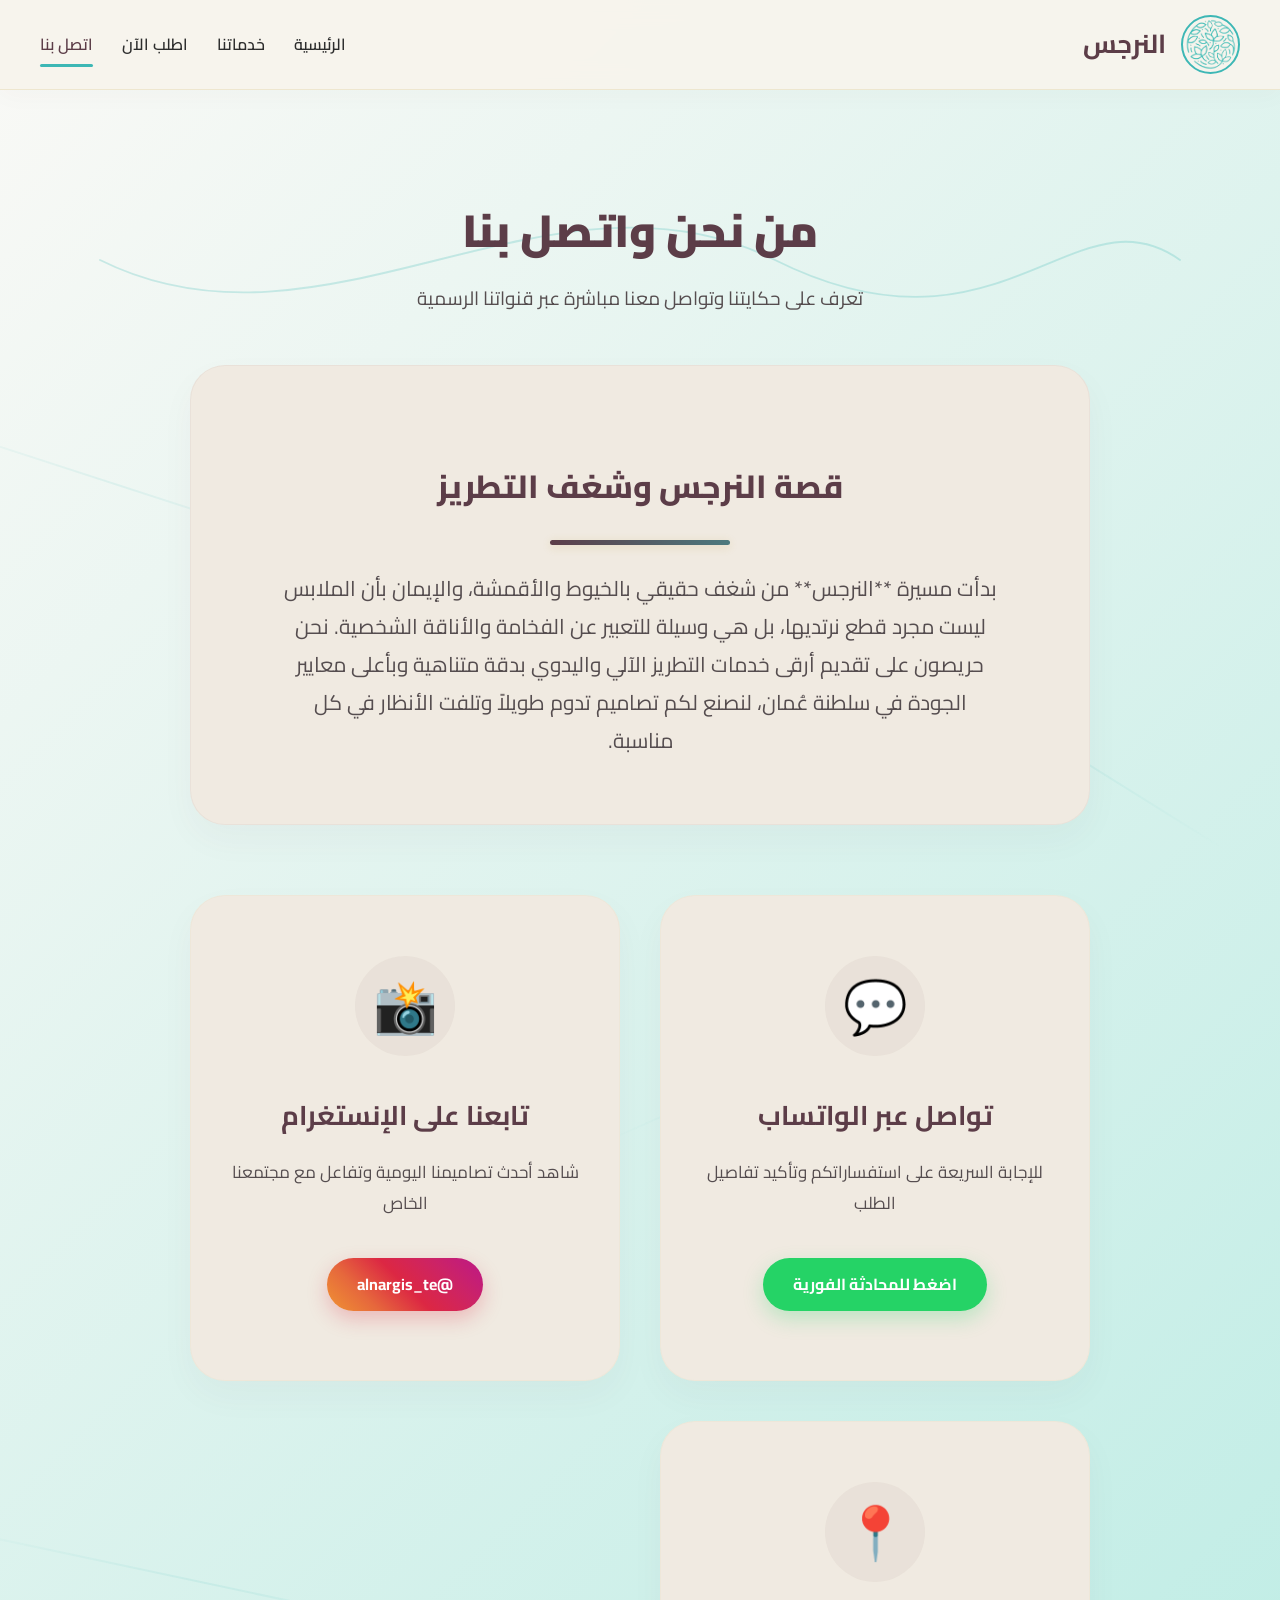
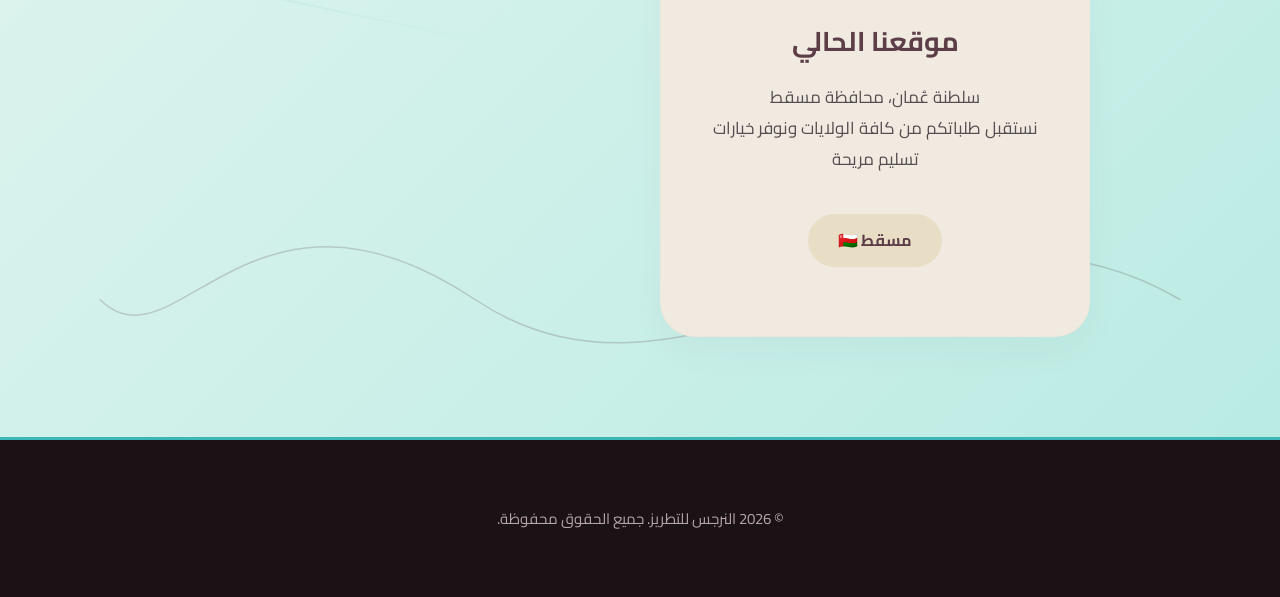
<file: contact_94c8ad82.html>
<!DOCTYPE html>
<html lang="ar" dir="rtl">
<head>
    <meta charset="UTF-8">
    <meta name="viewport" content="width=device-width, initial-scale=1.0">
    <title>من نحن واتصل بنا | النرجس للتطريز</title>
    <!-- استدعاء خط Cairo ليتناسب مع الهوية البصرية الجديدة للموقع -->
    <link rel="preconnect" href="https://fonts.googleapis.com">
    <link rel="preconnect" href="https://fonts.gstatic.com" crossorigin>
    <link href="https://fonts.googleapis.com/css2?family=Cairo:wght=300;400;600;700;900&display=swap" rel="stylesheet">
    
    <style>
        /* الألوان والهوية البصرية الدافئة والمريحة للعين المتطابقة مع index.html */
        :root {
            --primary-color: #5c3d48; /* العنابي الملكي للمطرزات */
            --accent-color: #3DB7B5;  /* الذهبي الدافئ المريح */
            --bg-color: #FAF9F6;      /* درجة كريمية دافئة جداً وناعمة للعين */
            --card-bg: #f0eae1;       /* درجة دافئة للبطاقات والقوائم بدلاً من الأبيض الصريح */
            --card-hover: #e8e1d5;    /* إضافة تعريف لون التمرير لمنع الأخطاء البرمجية */
            --text-dark: #2d2d2d;     /* رمادي داكن ناعم للنصوص */
            --text-muted: #554d4f;    /* لون مريح للقراءة الطويلة */
            --shadow: 0 15px 35px rgba(92, 61, 72, 0.04);
            --transition: cubic-bezier(0.34, 1.56, 0.64, 1);
        }

        body {
            font-family: 'Cairo', 'Segoe UI', sans-serif;
            background: linear-gradient(135deg, #FAF9F6 0%, #B7EBE3 100%);
            background-color: var(--bg-color);
            color: var(--text-dark);
            margin: 0;
            padding: 0;
            line-height: 1.8;
            overflow-x: clip;
            position: relative;
            perspective: 1000px;
        }

        /* 🧵 تأثير الخيوط الحية ثلاثية الأبعاد العائمة في الخلفية (متطابقة مع index.html) */
        .bg-threads-3d {
            position: fixed;
            top: 0;
            left: 0;
            width: 100%;
            height: 100%;
            pointer-events: none;
            z-index: 0;
            transform-style: preserve-3d;
        }

        .thread-3d {
            position: absolute;
            width: 100%;
            max-width: 100%;
            height: 300px;
            fill: none;
            stroke-linecap: round;
        }

        .t-gold {
            top: 5%;
            left: 0;
            stroke: rgba(61, 183, 181, 0.24); /* RGB ذهبي دافئ مع شفافية */
            stroke-width: 2.5;
            animation: weave3D-Gold 25s infinite ease-in-out alternate;
        }

        .t-burgundy {
            bottom: 5%;
            right: 0;
            stroke: rgba(92, 61, 72, 0.22); /* RGB عنابي مع شفافية */
            stroke-width: 2;
            animation: weave3D-Burgundy 30s infinite ease-in-out alternate;
        }

        /* شريط التنقل العلوي الفاخر والمريح */
        header {
            background-color: rgba(247, 244, 237, 0.95); /* مائل للبيج الناعم */
            backdrop-filter: blur(12px);
            box-shadow: 0 4px 25px rgba(92, 61, 72, 0.03);
            position: sticky;
            top: 0;
            z-index: 1000;
            border-bottom: 1px solid rgba(184, 148, 36, 0.15);
        }

        .nav-container {
            max-width: 1200px;
            margin: 0 auto;
            display: flex;
            justify-content: space-between;
            align-items: center;
            padding: 15px 20px;
        }

        .logo-wrapper {
            display: flex;
            align-items: center;
            gap: 15px;
            cursor: pointer;
        }

        .logo-img {
            width: 55px;
            height: 55px;
            border-radius: 50%;
            object-fit: cover;
            border: 2px solid var(--accent-color);
            transition: transform 0.8s var(--transition);
        }

        .logo-wrapper:hover .logo-img {
            transform: rotate(360deg) scale(1.15);
        }

        .logo-text {
            font-size: 26px;
            font-weight: 700;
            color: var(--primary-color);
        }

        nav a {
            color: var(--text-dark);
            text-decoration: none;
            margin-right: 25px;
            font-weight: 600;
            font-size: 16px;
            position: relative;
            transition: color 0.3s ease;
            padding: 8px 0;
            display: inline-block;
        }

        /* ⚡ خطوط ألوان حية ومتحركة تحت أزرار النافبار */
        nav a::after {
            content: '';
            position: absolute;
            bottom: 0;
            left: 0;
            width: 100%;
            height: 3px;
            border-radius: 2px;
            background: linear-gradient(270deg, var(--accent-color), var(--primary-color), #3DB7B5, var(--accent-color));
            background-size: 400% 400%;
            transform: scaleX(0);
            transform-origin: right;
            transition: transform 0.4s var(--transition);
            animation: animateGradientStream 4s infinite linear;
        }

        nav a:hover::after, nav a.active::after {
            transform: scaleX(1);
        }

        nav a:hover, nav a.active {
            color: var(--primary-color);
        }

        /* 📄 رأس الصفحة بتصميم انسيابي */
        .page-header {
            text-align: center;
            padding: 70px 20px 20px 20px;
            position: relative;
            z-index: 1;
        }

        .page-header h1 {
            font-size: 45px;
            color: var(--primary-color);
            font-weight: 900;
            margin-bottom: 10px;
        }

        .page-header p {
            font-size: 19px;
            color: var(--text-muted);
            max-width: 600px;
            margin: 0 auto;
        }

        /* حاوية المحتوى الرئيسي (بيج متناسق) */
        .main-container {
            max-width: 900px;
            margin: 30px auto 100px auto;
            padding: 0 20px;
            position: relative;
            z-index: 1;
        }

        /* قسم من نحن بطاقة بيج دافئة */
        .about-section {
            background-color: var(--card-bg); 
            padding: 65px 45px;
            border-radius: 35px;
            box-shadow: var(--shadow);
            border: 1px solid rgba(92, 61, 72, 0.05); 
            text-align: center;
            margin-bottom: 70px;
            transition: transform 0.5s ease, background-color 0.5s ease;
        }

        .about-section:hover {
            transform: translateY(-5px);
            background-color: var(--card-hover);
        }

        .about-section h2 {
            color: var(--primary-color);
            font-size: 32px;
            font-weight: 800;
            margin-bottom: 10px;
        }

        /* ⚡ فاصل ألوان متحرك وحي تحت العناوين الرئيسية لصفحة "من نحن" */
        .divider {
            width: 180px;
            height: 5px;
            margin: 25px auto;
            border-radius: 10px;
            background: linear-gradient(270deg, var(--primary-color), var(--accent-color), #3DB7B5, var(--primary-color));
            background-size: 600% 600%;
            animation: animateGradientStream 6s infinite linear;
            box-shadow: 0 2px 10px rgba(184, 148, 36, 0.2);
        }

        .about-section p {
            font-size: 21px;
            color: var(--text-muted); 
            max-width: 720px;
            margin: 25px auto 0 auto;
        }

        .about-section p b {
            color: var(--primary-color);
            font-weight: 800;
        }

        /* شبكة بطاقات التواصل */
        .contact-grid {
            display: grid;
            grid-template-columns: repeat(auto-fit, minmax(280px, 1fr));
            gap: 40px;
        }

        /* بطاقات التواصل تفاعلية ودافئة */
        .contact-card {
            background-color: var(--card-bg);
            border-radius: 35px;
            padding: 60px 35px;
            text-align: center;
            box-shadow: var(--shadow);
            border: 1px solid rgba(184, 148, 36, 0.04);
            transition: transform 0.6s var(--transition), box-shadow 0.6s var(--transition), background-color 0.6s var(--transition), border-color 0.6s var(--transition);
            text-decoration: none;
            color: inherit;
            display: block;
            overflow: hidden;
            position: relative;
        }

        .contact-card:hover {
            transform: translateY(-15px) scale(1.02);
            box-shadow: 0 35px 70px rgba(92, 61, 72, 0.1);
            background-color: var(--card-hover); 
            border-color: rgba(184, 148, 36, 0.2);
        }

        /* توهج خفيف على البطاقة عند مرور الفأرة */
        .contact-card::after {
            content: '';
            position: absolute;
            inset: -15px;
            background: radial-gradient(circle at 30% 107%, rgba(184, 148, 36, 0.15) 0%, rgba(92, 61, 72, 0.1) 45%, rgba(184, 148, 36, 0.0) 60%);
            opacity: 0;
            transition: opacity 0.4s ease-in-out;
            pointer-events: none;
        }

        .contact-card:hover::after {
            opacity: 1;
        }

        .icon-box {
            font-size: 52px;
            width: 100px;
            height: 100px;
            line-height: 100px;
            background-color: rgba(92, 61, 72, 0.05);
            border-radius: 50%;
            margin: 0 auto 35px auto;
            transition: transform 0.6s var(--transition), background-color 0.5s var(--transition), color 0.5s var(--transition);
        }

        .contact-card:hover .icon-box {
            background-color: var(--primary-color);
            color: #fff;
            transform: scale(1.15) rotate(-10deg);
        }

        .contact-card h3 {
            font-size: 27px;
            font-weight: 700;
            margin-bottom: 15px;
            color: var(--primary-color);
        }

        .contact-card p {
            color: var(--text-muted);
            font-size: 17px;
            margin-bottom: 40px;
        }

        /* أزرار مخصصة داخل البطاقات متناسقة ومعالجة لتأثير وميض اللمعان */
        .card-btn {
            display: inline-block;
            padding: 12px 30px;
            border-radius: 28px;
            font-weight: 700;
            font-size: 16px;
            transition: all 0.4s var(--transition);
            box-shadow: 0 8px 20px rgba(0, 0, 0, 0.08);
            position: relative; /* ضروري لضبط اتجاه ومكان اللمعان الداخلي */
            overflow: hidden;    /* يقص خط اللمعان الزائد خارج حدود الزر دائرية الشكل */
        }

        /* 💡 طبقة خط اللمعان الأبيض المائل السحري المخفي بداخل الأزرار */
        .card-btn::before {
            content: '';
            position: absolute;
            top: 0;
            left: -150%;
            width: 50%;
            height: 100%;
            background: linear-gradient(to right, rgba(255, 255, 255, 0) 0%, rgba(255, 255, 255, 0.6) 50%, rgba(255, 255, 255, 0) 100%);
            transform: skewX(-25deg);
            pointer-events: none;
        }

        /* تحفيز حركة وميض اللمعان المستمر بمجرد تمرير الفأرة فوق البطاقة الكبيرة */
        .contact-card:hover .card-btn::before {
            animation: shineEffect 1.3s infinite ease-in-out;
        }

        .btn-whatsapp {
            background-color: #25D366;
            color: white;
            box-shadow: 0 8px 20px rgba(37, 211, 102, 0.25);
        }
        .contact-card:hover .btn-whatsapp {
            background-color: #1ebd57;
            transform: scale(1.05);
            /* إضافة تأثير توهج ثلاثي الأبعاد مكثف يشع بلون أخضر الواتساب الرهيب */
            box-shadow: 0 0 20px rgba(37, 211, 102, 0.6), 0 10px 30px rgba(37, 211, 102, 0.4);
        }

        .btn-instagram {
            background: linear-gradient(45deg, #f09433 0%, #e6683c 25%, #dc2743 50%, #cc2366 75%, #bc1888 100%);
            color: white;
            box-shadow: 0 8px 20px rgba(220, 39, 67, 0.25);
        }
        .contact-card:hover .btn-instagram {
            transform: scale(1.05);
            /* إضافة تأثير توهج ثلاثي الأبعاد مكثف يشع بلون أحمر/وردي إنستغرام الرهيب */
            box-shadow: 0 0 20px rgba(220, 39, 67, 0.6), 0 10px 30px rgba(220, 39, 67, 0.4);
        }

        .btn-location {
            background-color: rgba(184, 148, 36, 0.15);
            color: var(--primary-color);
            box-shadow: none;
        }
        .contact-card:hover .btn-location {
            background-color: var(--primary-color);
            color: #fff;
            transform: scale(1.05);
            box-shadow: 0 8px 20px rgba(92, 61, 72, 0.25);
        }

        /* تذييل الصفحة */
        footer {
            background-color: #1a1215;
            color: #b5a4ab;
            text-align: center;
            padding: 50px 20px;
            font-size: 15px;
            border-top: 3px solid var(--accent-color);
            position: relative;
            z-index: 1;
        } 

        /* 🎬 قوانين الحركات ثلاثية الأبعاد (Keyframes المتطابقة مع index.html) */
        
        /* حركة وميض شعاع اللمعان الأبيض للأزرار */
        @keyframes shineEffect {
            0% { left: -150%; }
            50% { left: 150%; }
            100% { left: 150%; }
        }

        /* حركة انسياب الألوان السحرية المستمرة تحت العناوين */
        @keyframes animateGradientStream {
            0% { background-position: 0% 50%; }
            50% { background-position: 100% 50%; }
            100% { background-position: 0% 50%; }
        }

        /* حركة تموج الخيوط ثلاثية الأبعاد (متطابقة مع index.html) */
        @keyframes weave3D-Gold {
            0% {
                transform: translate3d(0, 0, -100px) rotateX(10deg) rotateY(5deg);
                stroke-dashoffset: 0;
            }
            50% {
                transform: translate3d(20px, 30px, 50px) rotateX(-5deg) rotateY(15deg);
            }
            100% {
                transform: translate3d(-10px, -20px, -50px) rotateX(5deg) rotateY(-10deg);
                stroke-dashoffset: -300;
            }
        }

        @keyframes weave3D-Burgundy {
            0% {
                transform: translate3d(0, 0, -50px) rotateX(-10deg) rotateY(-10deg);
                stroke-dashoffset: 0;
            }
            50% {
                transform: translate3d(-20px, -40px, 80px) rotateX(15deg) rotateY(5deg);
            }
            100% {
                transform: translate3d(15px, 20px, -120px) rotateX(-5deg) rotateY(10deg);
                stroke-dashoffset: 300;
            }
        }

        @media (max-width: 768px) {
            .nav-container { flex-direction: column; gap: 15px; padding: 15px; }
            nav { display: flex; justify-content: center; flex-wrap: wrap; gap: 12px; }
            nav a { margin: 0 5px; font-size: 14px; }
            .about-section { padding: 45px 25px; }
            .contact-card { padding: 45px 20px; }
            .bg-threads-3d { opacity: 0.15; } /* تقليل الشفافية في الهواتف لراحة العين */
        } 
    </style>
<link rel="icon" type="image/png" href="lo.png">

<style id="thread-motion">
.thread-motion{position:fixed;inset:0;pointer-events:none;z-index:0;overflow:hidden;opacity:.38;}
.thread-motion span{position:absolute;width:42vw;height:2px;background:linear-gradient(90deg,transparent,rgba(61,183,181,.28),transparent);border-radius:999px;transform-origin:center;animation:threadDrift 14s ease-in-out infinite;}
.thread-motion span:nth-child(1){top:22%;left:-12%;transform:rotate(18deg);animation-delay:-2s;}
.thread-motion span:nth-child(2){top:48%;left:45%;width:35vw;transform:rotate(-24deg);animation-delay:-7s;}
.thread-motion span:nth-child(3){top:72%;left:-8%;width:48vw;transform:rotate(12deg);animation-delay:-10s;}
.thread-motion span:nth-child(4){top:34%;left:68%;width:30vw;transform:rotate(32deg);animation-delay:-5s;}
@keyframes threadDrift{0%,100%{translate:0 0;scale:1;opacity:.55;}50%{translate:18px -10px;scale:1.04;opacity:1;}}
@media (prefers-reduced-motion:reduce){.thread-motion span{animation:none;}}
@media (max-width:600px){.thread-motion{opacity:.22}.thread-motion span{width:70vw}.thread-motion span:nth-child(2){left:35%;width:55vw}.thread-motion span:nth-child(4){left:55%;width:45vw;}}
</style>
</head>
<body>

    <!-- 🧵 الخلفية الحية المتطابقة مع index.html الممتدة ثلاثية الأبعاد -->
    <div class="thread-motion" aria-hidden="true"><span></span><span></span><span></span><span></span></div>
<div class="bg-threads-3d">
        <svg class="thread-3d t-gold" viewBox="0 0 1440 400">
            <path d="M0,200 C300,350 600,50 900,200 C1200,350 1300,100 1440,200" />
        </svg>
        <svg class="thread-3d t-burgundy" viewBox="0 0 1440 400">
            <path d="M1440,150 C1100,-50 800,350 500,150 C200,-50 100,250 0,150" />
        </svg>
    </div>

    <header>
        <div class="nav-container">
            <div class="logo-wrapper">
                <!-- تحديث رابط الصورة ليعمل من جميع الصفحات -->
                <img src="lo.png" alt="شعار النرجس" class="logo-img">
                <div class="logo-text"><span>النرجس</span></div>
            </div>
            <nav>
                <a href="index.html">الرئيسية</a>
                <a href="services.html">خدماتنا</a>
                <a href="order.html">اطلب الآن</a>
                <a href="contact.html" class="active">اتصل بنا</a>
            </nav>
        </div>
    </header>

    <div class="page-header">
        <h1>من نحن واتصل بنا</h1>
        <p>تعرف على حكايتنا وتواصل معنا مباشرة عبر قنواتنا الرسمية</p>
    </div>

    <div class="main-container">

        <section class="about-section">
            <h2>قصة النرجس وشغف التطريز</h2>
            <!-- ⚡ الفاصل الحي الحركي ذو الألوان المتموجة المتطابق مع index.html -->
            <div class="divider"></div>
            <p>
                بدأت مسيرة **النرجس** من شغف حقيقي بالخيوط والأقمشة، والإيمان بأن الملابس ليست مجرد قطع نرتديها، بل هي وسيلة للتعبير عن الفخامة والأناقة الشخصية. نحن حريصون على تقديم أرقى خدمات التطريز الآلي واليدوي بدقة متناهية وبأعلى معايير الجودة في سلطنة عُمان، لنصنع لكم تصاميم تدوم طويلاً وتلفت الأنظار في كل مناسبة.
            </p>
        </section>

        <div class="contact-grid">

            <a href="https://api.whatsapp.com/send?phone=96892908668" target="_blank" class="contact-card">
                <div class="icon-box">💬</div>
                <h3>تواصل عبر الواتساب</h3>
                <p>للإجابة السريعة على استفساراتكم وتأكيد تفاصيل الطلب</p>
                <span class="card-btn btn-whatsapp">اضغط للمحادثة الفورية</span>
            </a>

            <a href="https://instagram.com/alnargis_te" target="_blank" class="contact-card">
                <div class="icon-box">📸</div>
                <h3>تابعنا على الإنستغرام</h3>
                <p>شاهد أحدث تصاميمنا اليومية وتفاعل مع مجتمعنا الخاص</p>
                <span class="card-btn btn-instagram">@alnargis_te</span>
            </a>

            <div class="contact-card" style="cursor: default;">
                <div class="icon-box">📍</div>
                <h3>موقعنا الحالي</h3>
                <p>سلطنة عُمان، محافظة مسقط<br>نستقبل طلباتكم من كافة الولايات ونوفر خيارات تسليم مريحة</p>
                <span class="card-btn btn-location">مسقط 🇴🇲</span>
            </div>

        </div>

    </div>

    <footer>
        <p>&copy; 2026 النرجس للتطريز. جميع الحقوق محفوظة.</p>
    </footer>

</body>
</html>
</file>
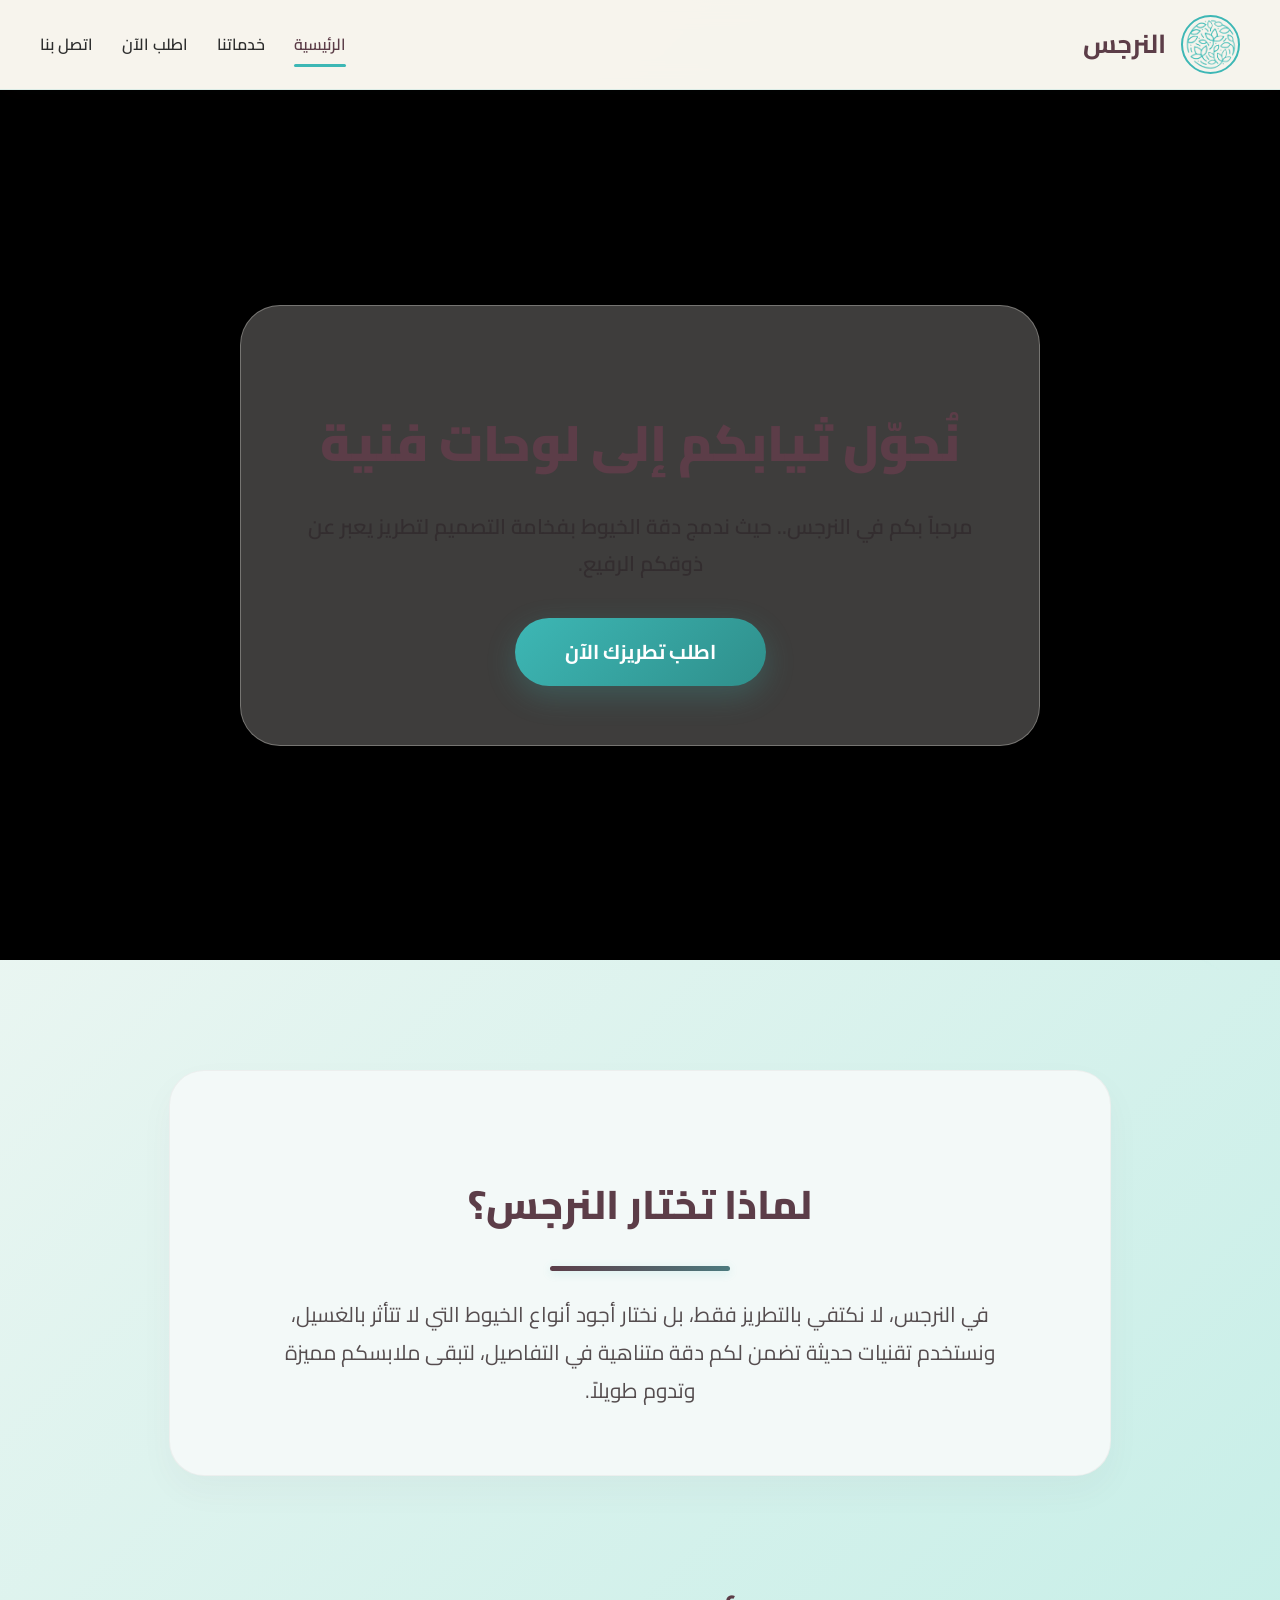
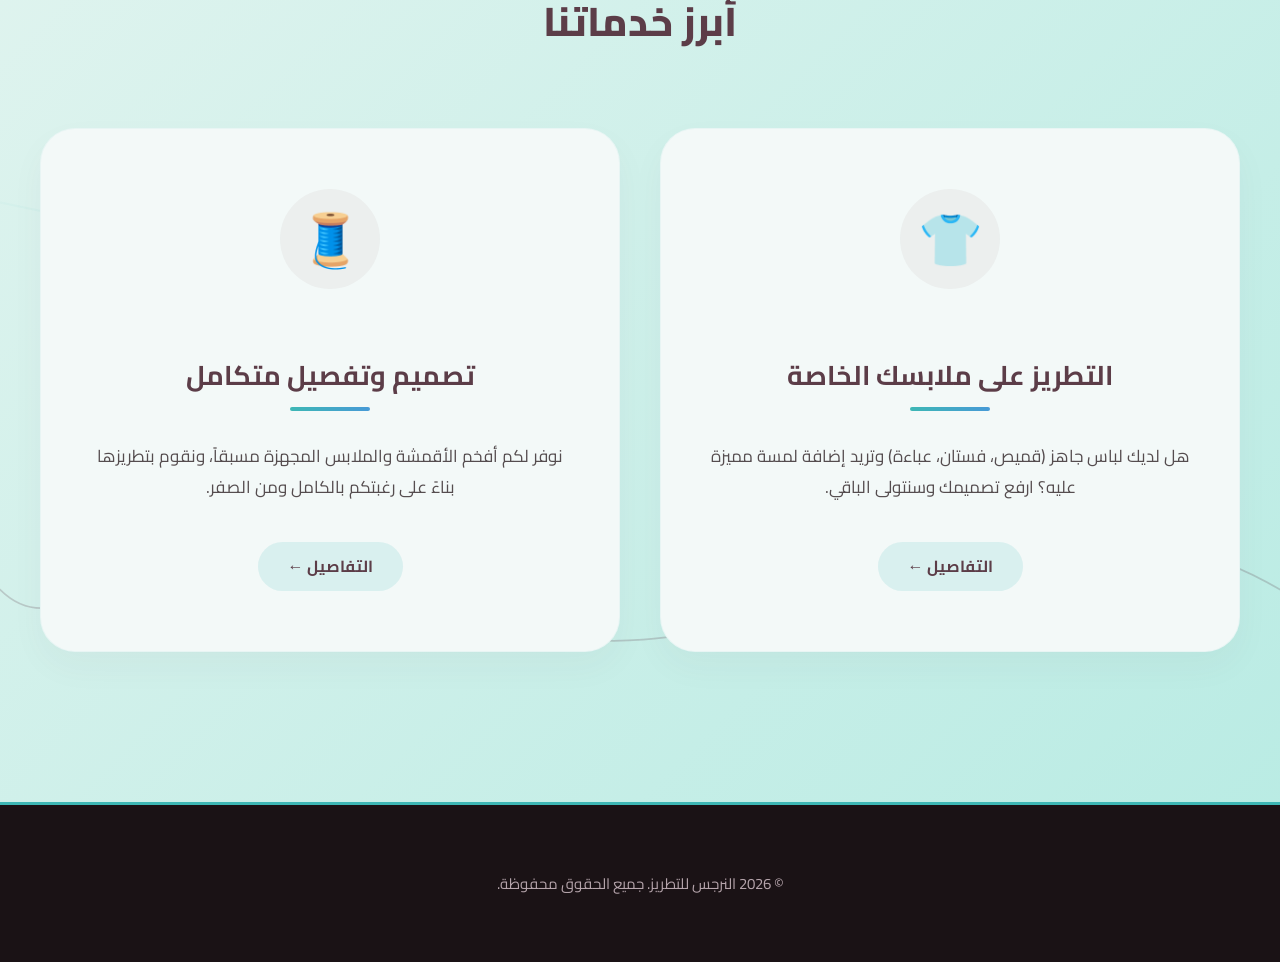
<file: index_52e55cf0.html>
<!DOCTYPE html>
<html lang="ar" dir="rtl">
<head>
    <meta charset="UTF-8">
    <meta name="viewport" content="width=device-width, initial-scale=1.0">
    <title>النرجس للتطريز | الفخامة والإتقان</title>
    <!-- استدعاء خط Cairo من جوجل -->
    <link rel="preconnect" href="https://fonts.googleapis.com">
    <link rel="preconnect" href="https://fonts.gstatic.com" crossorigin>
    <link href="https://fonts.googleapis.com/css2?family=Cairo:wght=300;400;600;700;900&display=swap" rel="stylesheet">
    
    <style>
        /* الألوان والهوية البصرية الدافئة والمريحة للعين */
        :root {
            --primary-color: #5c3d48; /* العنابي الملكي للمطرزات */
            --accent-color: #3DB7B5;  /* الذهبي الدافئ المريح */
            --bg-color: #FAF9F6;      /* درجة كريمية دافئة جداً وناعمة للعين */
            --card-bg: #F3F9F8;        /* درجة دافئة للبطاقات والقوائم */
            --card-hover: #eae2d5;    /* درجة دافئة عند تمرير الماوس */
            --text-dark: #2d2d2d;     
            --text-muted: #554d4f;    
            --shadow: 0 15px 35px rgba(92, 61, 72, 0.04);
            --transition: cubic-bezier(0.34, 1.56, 0.64, 1);
        }
        body {
            background: linear-gradient(135deg, #FAF9F6 0%, #B7EBE3 100%);
            font-family: 'Cairo', 'Segoe UI', sans-serif;
            background-color: var(--bg-color);
            color: var(--text-dark);
            margin: 0;
            padding: 0;
            line-height: 1.8;
            overflow-x: clip;
            position: relative;
            perspective: 1000px;
        }
        /* 🧵 الخلفية الحية ممتدة ثلاثية الأبعاد */
        .bg-threads-3d {
            position: fixed;
            top: 0;
            left: 0;
            width: 100%;
            height: 100%;
            pointer-events: none;
            z-index: 0;
            transform-style: preserve-3d;
        }
        .thread-3d {
            position: absolute;
            width: 100%;
            max-width: 100%;
            height: 400px;
            fill: none;
            stroke-linecap: round;
            filter: drop-shadow(0 15px 20px rgba(92, 61, 72, 0.15));
        }
        .t-gold {
            top: 5%;
            left: 0;
            stroke: rgba(61, 183, 181, 0.24);
            stroke-width: 2.5;
            animation: weave3D-Gold 20s infinite ease-in-out alternate;
        }
        .t-burgundy {
            bottom: 5%;
            right: 0;
            stroke: rgba(92, 61, 72, 0.22);
            stroke-width: 2;
            animation: weave3D-Burgundy 25s infinite ease-in-out alternate;
        }
        /* شريط التنقل العلوي */
        header {
            background-color: rgba(247, 244, 237, 0.95); 
            backdrop-filter: blur(12px);
            box-shadow: 0 4px 25px rgba(92, 61, 72, 0.03);
            position: sticky;
            top: 0;
            z-index: 1000;
            border-bottom: 1px solid rgba(61, 183, 181, 0.14);
            animation: slideDown 0.8s cubic-bezier(0.25, 1, 0.5, 1);
        }
        .nav-container {
            max-width: 1200px;
            margin: 0 auto;
            display: flex;
            justify-content: space-between;
            align-items: center;
            padding: 15px 20px;
        }
        .logo-wrapper {
            display: flex;
            align-items: center;
            gap: 15px;
            cursor: pointer;
        }
        .logo-img {
            width: 55px;
            height: 55px;
            border-radius: 50%;
            object-fit: cover;
            border: 2px solid var(--accent-color);
            transition: transform 0.8s var(--transition);
        }
        .logo-wrapper:hover .logo-img {
            transform: rotate(360deg) scale(1.15);
        }
        .logo-text {
            font-size: 26px;
            font-weight: 700;
            color: var(--primary-color);
        }
        nav a {
            color: var(--text-dark);
            text-decoration: none;
            margin-right: 25px;
            font-weight: 600;
            font-size: 16px;
            position: relative;
            transition: color 0.3s ease;
            padding: 8px 0;
            display: inline-block;
        }
        /* ⚡ خطوط ألوان حية ومتحركة تحت أزرار النافبار */
        nav a::after {
            content: '';
            position: absolute;
            bottom: 0;
            left: 0;
            width: 100%;
            height: 3px;
            border-radius: 2px;
            background: linear-gradient(270deg, var(--accent-color), var(--primary-color), #3DB7B5, var(--accent-color));
            background-size: 400% 400%;
            transform: scaleX(0);
            transform-origin: right;
            transition: transform 0.4s var(--transition);
            animation: animateGradientStream 4s infinite linear;
        }
        nav a:hover::after, nav a.active::after {
            transform: scaleX(1);
        }
        nav a:hover, nav a.active {
            color: var(--primary-color);
        }
        
        /* 🎬 القسم الترحيبي بالفيديو (معدل للتجاوب مع الهواتف) */
        .hero {
            position: relative;
            text-align: center;
            padding: 120px 20px;
            overflow: hidden;
            background-color: #000;
            display: flex;
            align-items: center;
            justify-content: center;
            min-height: 70vh;
            z-index: 1;
        }
        .hero-video-bg {
            position: absolute;
            top: 0;
            left: 0;
            width: 100%;
            height: 100%;
            object-fit: cover;
            object-position: center;
            opacity: 0.85; 
            pointer-events: none;
        }
        .hero-content {
            position: relative;
            z-index: 2;
            background: rgba(247, 244, 237, 0.25); 
            backdrop-filter: blur(30px) saturate(140%); 
            padding: 50px 60px;
            border-radius: 40px;
            max-width: 800px;
            width: 100%;
            box-sizing: border-box;
            border: 1px solid rgba(247, 244, 237, 0.3); 
            box-shadow: 0 30px 60px rgba(0, 0, 0, 0.15);
            animation: glassIntro 1.5s var(--transition) forwards;
        }
        .hero h1 {
            font-size: 50px;
            font-weight: 900;
            color: var(--primary-color); 
            margin-bottom: 20px;
        }
        .hero p {
            font-size: 21px;
            max-width: 700px;
            margin: 0 auto 35px auto;
            color: #332d2f; 
            font-weight: 600;
        }
        /* 🌟 زر اطلب تطريزك الآن الفاخر */
        .btn-main {
            background: linear-gradient(135deg, var(--accent-color) 0%, #2F8F8B 100%);
            color: #fff;
            padding: 16px 50px;
            font-size: 20px;
            font-weight: 700;
            border: none;
            border-radius: 50px;
            cursor: pointer;
            text-decoration: none;
            box-shadow: 0 10px 30px rgba(61, 183, 181, 0.24);
            display: inline-block;
            transition: transform 0.4s var(--transition), box-shadow 0.4s var(--transition);
            position: relative;
            overflow: hidden;
            z-index: 1;
        }
        .btn-main::before {
            content: '';
            position: absolute;
            top: 0;
            left: -150%;
            width: 50%;
            height: 100%;
            background: linear-gradient(to right, rgba(255,255,255,0) 0%, rgba(255,255,255,0.6) 50%, rgba(255,255,255,0) 100%);
            transform: skewX(-25deg);
            transition: none;
        }
        .btn-main:hover {
            transform: translateY(-6px) scale(1.04);
            box-shadow: 0 0 25px rgba(61, 183, 181, 0.8), 0 0 50px rgba(61, 183, 181, 0.4);
        }
        .btn-main:hover::before {
            animation: shineEffect 1.2s infinite ease-in-out;
        }
        /* 📜 لوحة النبذة التعريفية */
        .about-brief {
            position: relative;
            max-width: 850px;
            margin: 110px auto 60px auto;
            text-align: center;
            padding: 65px 45px;
            background-color: var(--card-bg); 
            border-radius: 35px;
            box-shadow: var(--shadow);
            border: 1px solid rgba(92, 61, 72, 0.05); 
            z-index: 1;
            transition: transform 0.5s ease;
        }
        .about-brief:hover {
            transform: translateY(-5px);
        }
        .about-brief h2 {
            color: var(--primary-color);
            font-size: 40px;
            font-weight: 800;
            margin-bottom: 10px;
        }
        .divider {
            width: 180px;
            height: 5px;
            margin: 25px auto;
            border-radius: 10px;
            background: linear-gradient(270deg, var(--primary-color), var(--accent-color), #3DB7B5, var(--primary-color));
            background-size: 600% 600%;
            animation: animateGradientStream 6s infinite linear;
            box-shadow: 0 2px 10px rgba(61, 183, 181, 0.18);
        }
        .about-brief p {
            font-size: 21px;
            color: var(--text-muted); 
            max-width: 720px;
            margin: 25px auto 0 auto;
        }
        /* 🛠️ قسم الخدمات وبطاقات العرض */
        .services-preview {
            max-width: 1200px;
            margin: 110px auto;
            padding: 0 20px;
            position: relative;
            z-index: 1;
        }
        .services-preview h2 {
            text-align: center;
            color: var(--primary-color);
            font-size: 40px;
            font-weight: 800;
            margin-bottom: 70px;
        }
        .services-grid {
            display: grid;
            grid-template-columns: repeat(auto-fit, minmax(320px, 1fr));
            gap: 40px;
        }
        .service-card {
            background-color: var(--card-bg); 
            border-radius: 35px;
            padding: 60px 45px;
            text-align: center;
            box-shadow: var(--shadow);
            border: 1px solid rgba(61, 183, 181, 0.06);
            position: relative;
            overflow: hidden;
            transition: transform 0.6s var(--transition), box-shadow 0.6s var(--transition), background-color 0.6s var(--transition);
        }
        .service-card:hover {
            transform: translateY(-12px) scale(1.02);
            box-shadow: 0 30px 60px rgba(92, 61, 72, 0.1);
            background-color: var(--card-hover); 
        }
        .service-icon {
            font-size: 52px;
            width: 100px;
            height: 100px;
            line-height: 100px;
            background-color: rgba(92, 61, 72, 0.05);
            border-radius: 50%;
            margin: 0 auto 35px auto;
            transition: transform 0.6s var(--transition), background-color 0.5s var(--transition);
        }
        .service-card:hover .service-icon {
            background-color: var(--primary-color);
            color: #fff;
            transform: scale(1.15) rotate(-10deg);
        }
        .service-card h3 {
            font-size: 27px;
            font-weight: 700;
            margin-bottom: 15px;
            color: var(--primary-color);
            position: relative;
            display: inline-block;
            padding-bottom: 12px;
        }
        .service-card h3::after {
            content: '';
            position: absolute;
            bottom: 0;
            left: 50%;
            transform: translateX(-50%);
            width: 80px;
            height: 4px;
            border-radius: 4px;
            background: linear-gradient(270deg, var(--accent-color), var(--primary-color), #4a90e2, var(--accent-color));
            background-size: 400% 400%;
            animation: animateGradientStream 4s infinite linear;
        }
        .service-card p {
            color: var(--text-muted);
            font-size: 17px;
            margin-top: 15px;
            margin-bottom: 40px;
        }
        .btn-secondary {
            color: var(--primary-color);
            text-decoration: none;
            font-weight: 700;
            font-size: 16px;
            display: inline-block;
            transition: all 0.4s var(--transition);
            padding: 10px 30px;
            border-radius: 28px;
            background-color: rgba(61, 183, 181, 0.14);
        }
        .service-card:hover .btn-secondary {
            background-color: var(--primary-color);
            color: #fff;
            transform: scale(1.05);
        }
        /* تذييل الصفحة */
        footer {
            background-color: #1a1215;
            color: #b5a4ab;
            text-align: center;
            padding: 50px 20px;
            margin-top: 150px;
            font-size: 15px;
            border-top: 3px solid var(--accent-color);
            position: relative;
            z-index: 1;
        }
        /* 🎬 قوانين الحركات */
        @keyframes shineEffect {
            0% { left: -150%; }
            50% { left: 150%; }
            100% { left: 150%; }
        }
        @keyframes animateGradientStream {
            0% { background-position: 0% 50%; }
            50% { background-position: 100% 50%; }
            100% { background-position: 0% 50%; }
        }
        @keyframes weave3D-Gold {
            0% { transform: translate3d(0, 0, -100px) rotateX(10deg) rotateY(5deg); stroke-dashoffset: 0; }
            50% { transform: translate3d(20px, 30px, 50px) rotateX(-5deg) rotateY(15deg); }
            100% { transform: translate3d(-10px, -20px, -50px) rotateX(5deg) rotateY(-10deg); stroke-dashoffset: -300; }
        }
        @keyframes weave3D-Burgundy {
            0% { transform: translate3d(0, 0, -50px) rotateX(-10deg) rotateY(-10deg); stroke-dashoffset: 0; }
            50% { transform: translate3d(-20px, -40px, 80px) rotateX(15deg) rotateY(5deg); }
            100% { transform: translate3d(15px, 20px, -120px) rotateX(-5deg) rotateY(10deg); stroke-dashoffset: 300; }
        }
        @keyframes slideDown {
            from { transform: translateY(-100%); }
            to { transform: translateY(0); }
        }
        @keyframes glassIntro {
            from { opacity: 0; transform: scale(0.95) translateY(20px); }
            to { opacity: 1; transform: scale(1) translateY(0); }
        }

        /* تحسينات للشاشات الصغيرة */
        @media (max-width: 768px) {
            .nav-container { flex-direction: column; gap: 15px; padding: 15px; }
            .hero { padding: 80px 15px; min-height: 60vh; } 
            .hero-content { padding: 30px 20px; border-radius: 25px; }
            .hero h1 { font-size: 28px; }
            .hero p { font-size: 16px; }
            .btn-main { padding: 12px 30px; font-size: 16px; }
            nav { display: flex; justify-content: center; flex-wrap: wrap; gap: 12px; }
            nav a { margin: 0 5px; }
            .about-brief { padding: 45px 25px; margin: 60px auto; }
            .service-card { padding: 40px 20px; }
            .bg-threads-3d { opacity: 0.15; }
        }
    </style>
    <link rel="icon" type="image/png" href="lo.png">
<style id="thread-motion">
/* خيوط تطريز متحركة - للصفحة الرئيسية فقط */
.thread-motion{position:fixed;inset:0;pointer-events:none;z-index:0;overflow:hidden;opacity:.38;}
.thread-motion span{position:absolute;width:42vw;height:2px;background:linear-gradient(90deg,transparent,rgba(61,183,181,.28),transparent);border-radius:999px;transform-origin:center;animation:threadDrift 14s ease-in-out infinite;}
.thread-motion span:nth-child(1){top:22%;left:-12%;transform:rotate(18deg);animation-delay:-2s;}
.thread-motion span:nth-child(2){top:48%;left:45%;width:35vw;transform:rotate(-24deg);animation-delay:-7s;}
.thread-motion span:nth-child(3){top:72%;left:-8%;width:48vw;transform:rotate(12deg);animation-delay:-10s;}
.thread-motion span:nth-child(4){top:34%;left:68%;width:30vw;transform:rotate(32deg);animation-delay:-5s;}
@keyframes threadDrift{0%,100%{translate:0 0;opacity:.15;}50%{translate:35px -18px;opacity:.55;}}
@media (prefers-reduced-motion:reduce){.thread-motion span{animation:none;}}
@media (max-width:600px){.thread-motion{opacity:.22}.thread-motion span{width:70vw}.thread-motion span:nth-child(2){left:35%;width:55vw}.thread-motion span:nth-child(4){left:55%;width:45vw;}}
</style>
</head>
<body>
<div class="thread-motion" aria-hidden="true"><span></span><span></span><span></span><span></span></div>
    <!-- 🧵 الخلفية الحية ممتدة ثلاثية الأبعاد -->
    <div class="bg-threads-3d">
        <svg class="thread-3d t-gold" viewBox="0 0 1440 400">
            <path d="M0,200 C300,350 600,50 900,200 C1200,350 1300,100 1440,200" />
        </svg>
        <svg class="thread-3d t-burgundy" viewBox="0 0 1440 400">
            <path d="M1440,150 C1100,-50 800,350 500,150 C200,-50 100,250 0,150" />
        </svg>
    </div>
    <header>
        <div class="nav-container">
            <div class="logo-wrapper">
                <img src="lo.png" alt="شعار النرجس" class="logo-img">
                <div class="logo-text"><span>النرجس</span></div>
            </div>
            <nav>
                <a href="index.html" class="active">الرئيسية</a>
                <a href="services.html">خدماتنا</a>
                <a href="order.html">اطلب الآن</a>
                <a href="contact.html">اتصل بنا</a>
            </nav>
        </div>
    </header>
    <section class="hero">
        <video autoplay loop muted playsinline class="hero-video-bg">
            <source src="er.mp4" type="video/mp4">
            عذراً، متصفحك لا يدعم تشغيل الفيديو.
        </video>
        
        <div class="hero-content">
            <h1>نُحوّل ثيابكم إلى لوحات فنية</h1>
            <p>مرحباً بكم في النرجس.. حيث ندمج دقة الخيوط بفخامة التصميم لتطريز يعبر عن ذوقكم الرفيع.</p>
            <a href="order.html" class="btn-main">اطلب تطريزك الآن</a>
        </div>
    </section>
    <section class="about-brief">
        <h2>لماذا تختار النرجس؟</h2>
        <div class="divider"></div>
        <p>في النرجس، لا نكتفي بالتطريز فقط، بل نختار أجود أنواع الخيوط التي لا تتأثر بالغسيل، ونستخدم تقنيات حديثة تضمن لكم دقة متناهية في التفاصيل، لتبقى ملابسكم مميزة وتدوم طويلاً.</p>
    </section>
    <section class="services-preview">
        <h2>أبرز خدماتنا</h2>
        <div class="services-grid">
            
            <div class="service-card" style="animation-delay: 0.15s;">
                <div class="service-icon">👕</div>
                <h3>التطريز على ملابسك الخاصة</h3>
                <p>هل لديك لباس جاهز (قميص، فستان، عباءة) وتريد إضافة لمسة مميزة عليه؟ ارفع تصميمك وسنتولى الباقي.</p>
                <a href="services.html" class="btn-secondary">التفاصيل ←</a>
            </div>
            <div class="service-card" style="animation-delay: 0.35s;">
                <div class="service-icon">🧵</div>
                <h3>تصميم وتفصيل متكامل</h3>
                <p>نوفر لكم أفخم الأقمشة والملابس المجهزة مسبقاً، ونقوم بتطريزها بناءً على رغبتكم بالكامل ومن الصفر.</p>
                <a href="services.html" class="btn-secondary">التفاصيل ←</a>
            </div>
        </div>
    </section>
    <footer>
        <p>© 2026 النرجس للتطريز. جميع الحقوق محفوظة.</p>
    </footer>
</body>
</html>
</file>
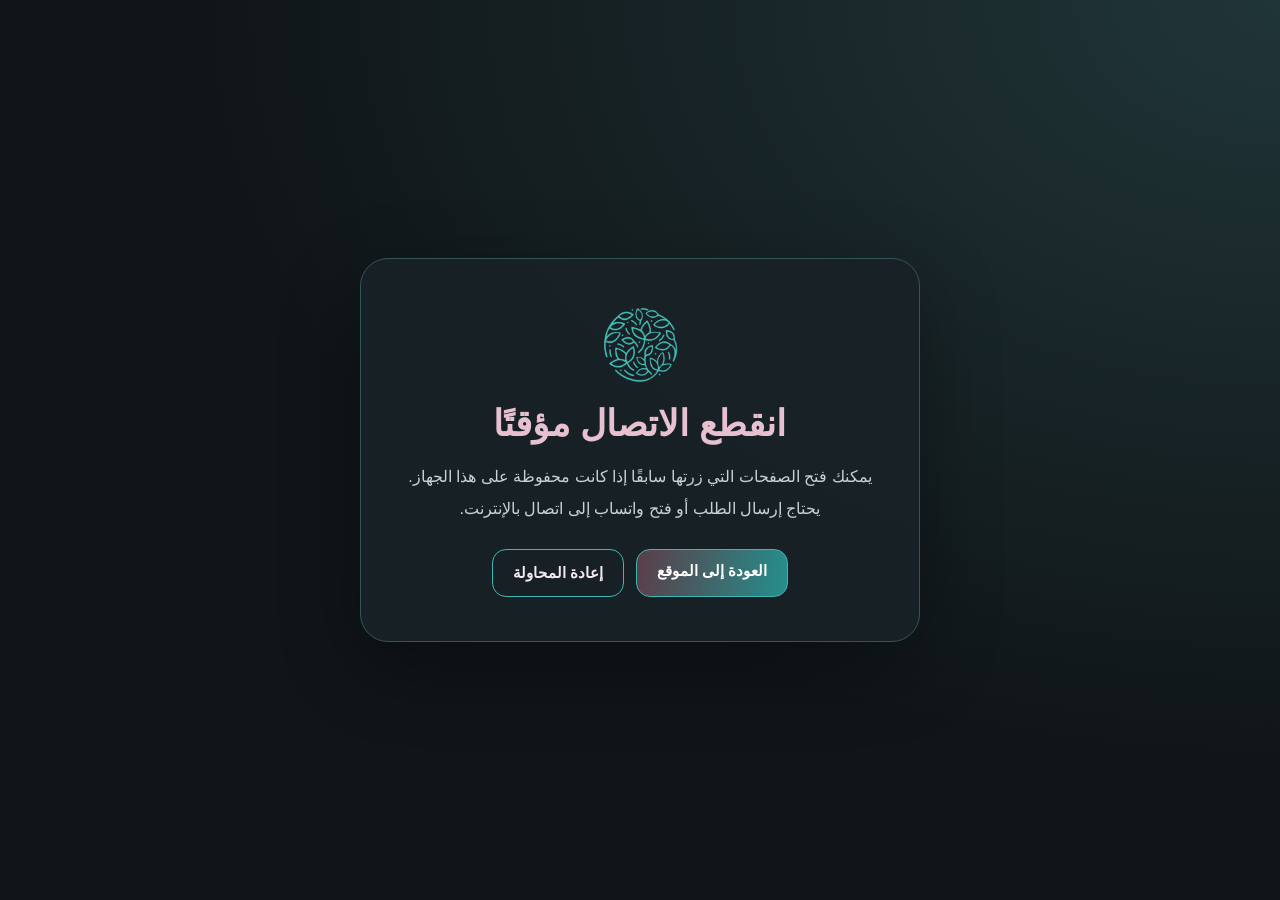
<file: offline.html>
<!doctype html>
<html lang="ar" dir="rtl" data-theme="dark"><head><meta charset="utf-8"><meta name="viewport" content="width=device-width,initial-scale=1,viewport-fit=cover"><meta name="theme-color" content="#5c3d48"><title>لا يوجد اتصال | النرجس للتطريز</title><link rel="icon" href="./lo.png"><style>
:root{color-scheme:dark;--teal:#3db7b5;--rose:#e8c1d0}*{box-sizing:border-box}body{margin:0;min-height:100vh;display:grid;place-items:center;padding:24px;background:radial-gradient(ellipse at top right,#203538,#101518 60%);font-family:Cairo,"Segoe UI",Arial,sans-serif;color:#f3eaf0}.card{width:min(100%,560px);padding:clamp(24px,5vw,44px);border:1px solid #315658;border-radius:28px;background:rgba(24,34,38,.92);box-shadow:0 24px 80px #0005;text-align:center}.logo{width:84px;height:84px;object-fit:contain;margin-bottom:12px}h1{margin:0 0 12px;font-size:clamp(25px,5vw,36px);color:var(--rose)}p{line-height:2;color:#c9d1d3}.actions{display:flex;flex-wrap:wrap;justify-content:center;gap:12px;margin-top:24px}a,button{min-height:48px;padding:12px 20px;border-radius:14px;font:700 15px Cairo,"Segoe UI",Arial,sans-serif;cursor:pointer;text-decoration:none;border:1px solid var(--teal)}a{background:linear-gradient(100deg,#5c3d48,#258f8d);color:#fff}button{background:transparent;color:#f3eaf0}a:focus-visible,button:focus-visible{outline:3px solid #80f1ea;outline-offset:3px}</style></head><body><main class="card"><img class="logo" src="./lo.webp" alt="شعار النرجس للتطريز"><h1>انقطع الاتصال مؤقتًا</h1><p>يمكنك فتح الصفحات التي زرتها سابقًا إذا كانت محفوظة على هذا الجهاز. يحتاج إرسال الطلب أو فتح واتساب إلى اتصال بالإنترنت.</p><div class="actions"><a href="./index.html">العودة إلى الموقع</a><button type="button" onclick="location.reload()">إعادة المحاولة</button></div></main></body></html>
</file>
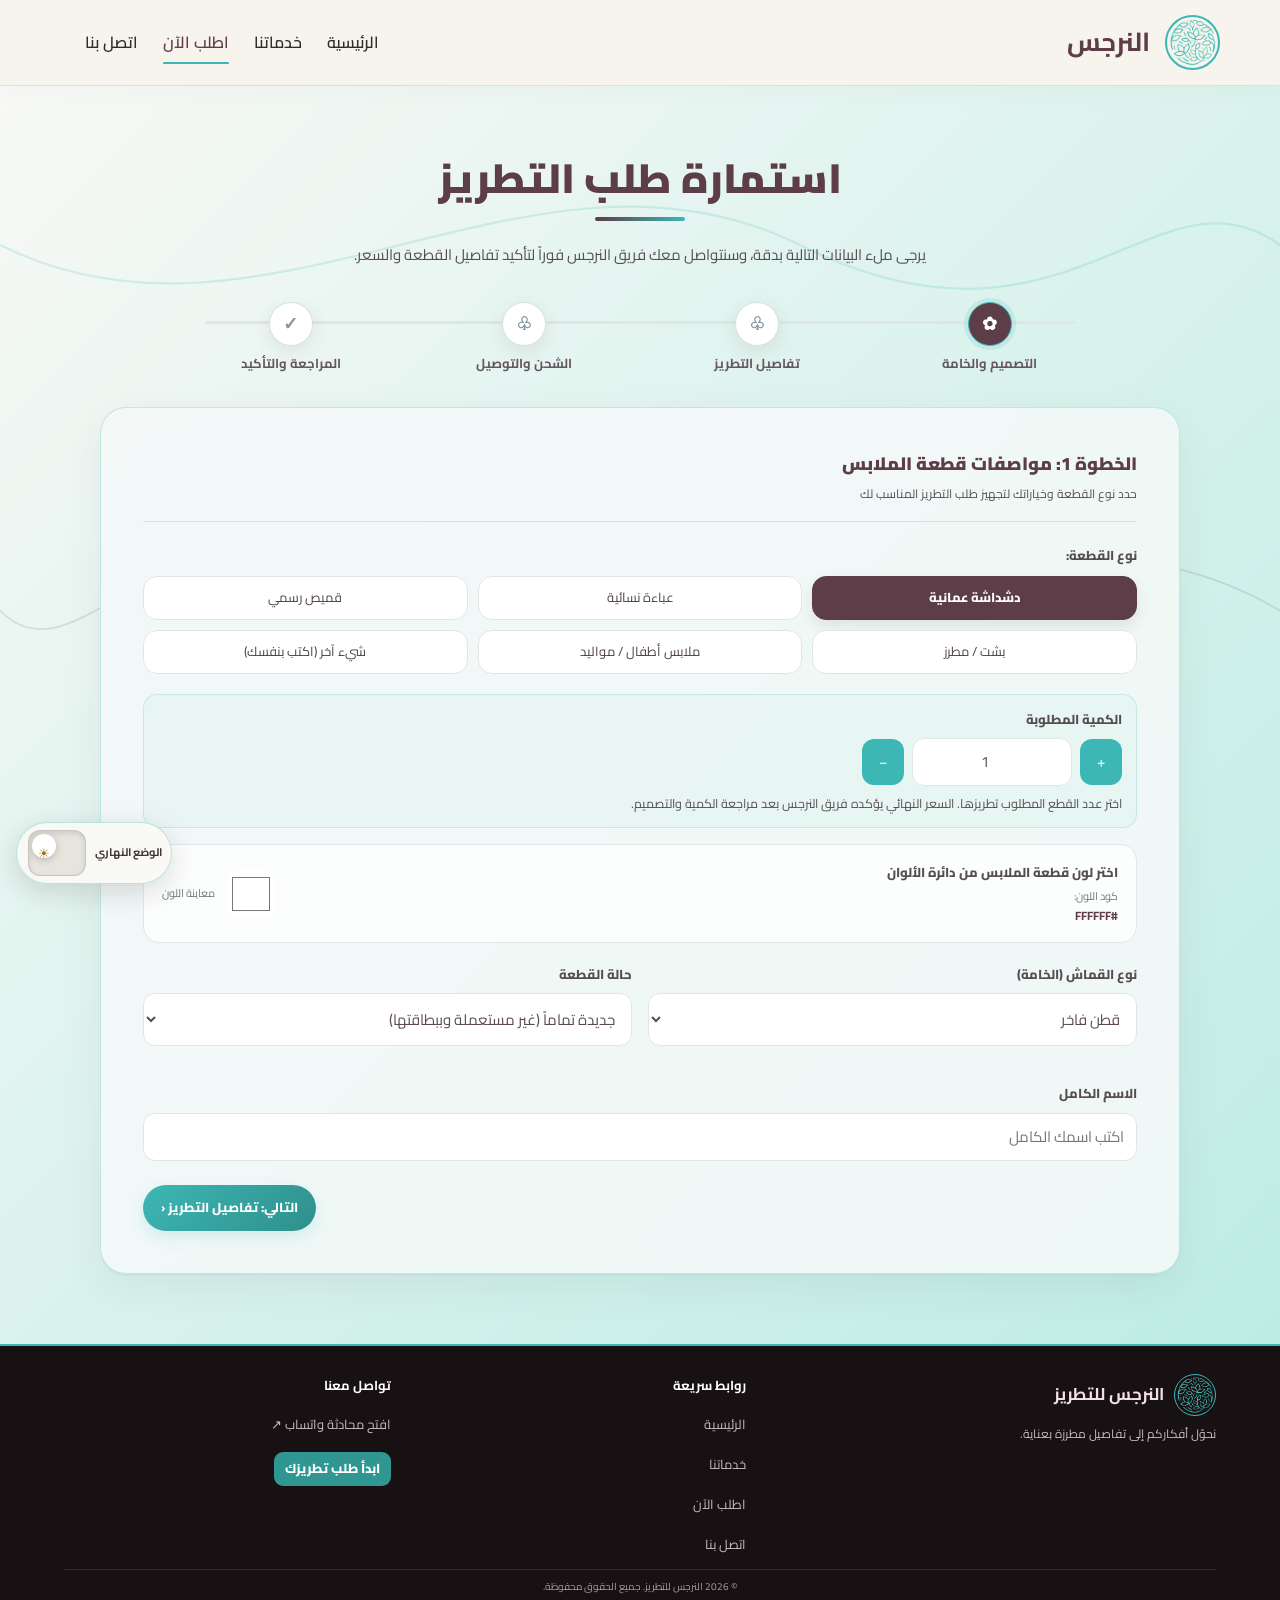
<file: order.html>
<!DOCTYPE html>

<html dir="rtl" lang="ar">
<head>
<meta charset="utf-8"/><meta content="width=device-width, initial-scale=1" name="viewport"/>
<meta content="أنشئ طلب تطريز لدى النرجس خطوة بخطوة، واختر القطعة والخامة والتصميم والكمية وطريقة الاستلام." name="description"/>
<meta content="#5c3d48" name="theme-color"/>
<title>اطلب الآن | النرجس للتطريز</title>
<link href="https://fonts.googleapis.com" rel="preconnect"/><link crossorigin="" href="https://fonts.gstatic.com" rel="preconnect"/>
<link href="https://fonts.googleapis.com/css2?family=Cairo:wght@300;400;500;600;700;800;900&amp;display=swap" rel="stylesheet"/>
<style>
:root{--wine:#5c3d48;--teal:#2f9692;--mint:#f2f8f7;--line:#d8e8e7;--ink:#44323a;--muted:#87949a}
*{box-sizing:border-box}html{scroll-behavior:smooth}body{margin:0;font-family:Cairo,Arial,sans-serif;color:var(--ink);background:var(--mint);font-size:12px;line-height:1.8;overflow-x:hidden}
header{height:41px;background:#fff;border-bottom:1px dashed #7dc9c5;display:flex;align-items:center;justify-content:center;position:relative;z-index:2}
header nav{display:flex;gap:23px;align-items:center;font-size:10px}header a{color:#6f6267;text-decoration:none}header a.active{color:var(--teal);font-weight:800;border-bottom:1px solid var(--teal);padding-bottom:7px}
.brand{position:absolute;right:9%;top:8px;font-weight:900;color:var(--wine);font-size:12px}
main{min-height:715px;padding:18px 14px 24px;background:#f3f8f7}
.intro{text-align:center;max-width:540px;margin:0 auto 24px}.intro h1{font-size:21px;margin:0 0 8px;font-weight:900;color:var(--wine)}.intro p{font-size:9px;color:#75828a;max-width:360px;margin:auto;line-height:1.8}
.steps{max-width:440px;margin:22px auto 22px;display:flex;align-items:flex-start;justify-content:space-between;position:relative}.steps:before{content:"";position:absolute;height:3px;background:#e3e7e9;top:17px;left:18px;right:18px}.step{width:25%;text-align:center;position:relative;color:#66717c;font-size:8px;font-weight:700}.step .circle{display:flex;width:25px;height:25px;border:1px solid #d8dfe4;border-radius:50%;background:white;align-items:center;justify-content:center;margin:0 auto 3px;color:#a5b0bb;font-size:12px}.step.active .circle,.step.done .circle{background:var(--wine);color:#fff;border-color:var(--teal);box-shadow:0 0 0 3px #d9efed}
.panel{width:min(510px,100%);margin:0 auto;background:#f3f9f8;border:1px solid #d5eae8;border-radius:21px;padding:20px 24px 24px;box-shadow:0 2px 0 rgba(60,105,105,.12)}
.panel-head{border-bottom:1px solid #e0e7e7;padding-bottom:12px;margin-bottom:12px}.panel-head h2{font-size:13px;margin:0;color:var(--wine);font-weight:800}.panel-head p{font-size:8px;color:#7b858b;margin:0}
label,.field-label{display:block;font-weight:800;font-size:9px;margin:0 0 6px;color:#604751}
.grid{display:grid;grid-template-columns:repeat(3,minmax(0,1fr));gap:6px;margin-bottom:13px}.choice{border:1px solid #e0e5e8;background:white;border-radius:11px;min-height:28px;padding:6px 4px;text-align:center;font-family:inherit;font-size:9px;color:#4e4046;cursor:pointer;transition:.2s}.choice:hover{border-color:#8dcac6}.choice.selected{background:var(--wine);border-color:var(--wine);color:white;font-weight:800}
.color-card{background:#fff;border:1px solid #e0e7e8;border-radius:12px;padding:10px 12px;margin:12px 0;display:flex;align-items:center;justify-content:space-between;gap:12px}.color-card label{margin:0}.color-side{display:flex;align-items:center;gap:9px}.color-side input[type=color]{width:34px;height:34px;border:0;background:#fff;padding:3px;border-radius:8px;cursor:pointer}.color-text{font-size:8px;color:#6e7c82}.color-text strong{display:block;color:var(--wine);font-size:9px}
.two{display:grid;grid-template-columns:1fr 1fr;gap:9px;margin:12px 0}.field select,.field input:not([type=radio]):not([type=file]),textarea{width:100%;min-width:0;border:1px solid #e0e5e8;border-radius:9px;background:white;padding:9px 10px;font:inherit;font-size:9px;color:#5c4b52;outline:none}.field select:focus,.field input:focus,textarea:focus{border-color:#74c4c0;box-shadow:0 0 0 2px #e0f2f0}
.upload{border:1px dashed #d6e1e4;background:#fff;border-radius:12px;text-align:center;padding:13px 8px;margin:10px 0 12px;cursor:pointer;color:#7b8a9b}.upload input{display:block;max-width:100%;margin:5px auto 0;font-size:9px}.upload strong{display:block;color:#66768a;font-size:9px}
textarea{resize:vertical;min-height:62px}.actions{display:flex;justify-content:space-between;gap:10px;margin-top:18px}.btn{border:0;border-radius:22px;padding:9px 18px;font-family:inherit;font-size:10px;font-weight:800;cursor:pointer}.next{background:var(--teal);color:#fff;box-shadow:0 3px 5px #d4e7e5}.back{background:#fff;border:1px solid #e0e5e8;color:var(--wine)}.hidden{display:none!important}
footer{background:#171114;color:#fff;border-top:2px solid #3db7b5;min-height:105px;padding:24px 7%;display:flex;justify-content:space-around;align-items:flex-start;gap:20px;font-size:9px}footer p{margin:0}
@media(max-width:600px){header{height:auto;min-height:48px;padding:8px 10px}.brand{right:10px;top:8px}header nav{gap:10px;margin-right:80px;font-size:9px;flex-wrap:wrap}main{padding:20px 12px 25px;min-height:calc(100vh - 160px)}.intro h1{font-size:20px}.steps{margin:20px auto}.panel{padding:17px 14px 20px;border-radius:17px}.grid{gap:5px}.choice{font-size:8px;padding:6px 2px;min-height:34px}.two{gap:7px}.field select,.field input:not([type=radio]):not([type=file]),textarea{font-size:11px}footer{flex-direction:column;gap:10px;padding:20px}}
@media(prefers-reduced-motion:reduce){*{scroll-behavior:auto!important;transition:none!important}}

/* Reference-matched multi-step order flow */
.panel{width:min(760px,100%);padding:clamp(18px,3.2vw,30px);border-radius:24px}
.intro h1{font-size:clamp(23px,3vw,30px);position:relative;padding-bottom:8px}
.intro h1:after{content:"";display:block;width:68px;height:3px;background:var(--teal);border-radius:5px;margin:5px auto 0}
.steps{max-width:620px;margin:26px auto 25px}
.steps:before{left:24px;right:24px;top:17px}
.step .circle{width:29px;height:29px}
.panel-head{padding-bottom:15px;margin-bottom:16px}
.panel-head h2{font-size:clamp(14px,1.7vw,17px)}
.panel-head p{font-size:10px}
label,.field-label{font-size:10px}
.grid{gap:8px;margin-bottom:16px}
.choice{min-height:36px;font-size:10px;border-radius:12px;padding:8px 6px}
.color-card{padding:12px 14px;margin:14px 0}
.two{gap:12px;margin:14px 0}
.field select,.field input:not([type=radio]):not([type=file]),textarea{font-size:10px;padding:11px 12px;border-radius:10px}
.upload{padding:17px 10px;margin:12px 0 16px}
.btn{font-size:11px;padding:10px 20px}
.review-grid{display:grid;grid-template-columns:repeat(2,minmax(0,1fr));gap:12px}
.review-card{background:#fff;border:1px solid #e0e8e8;border-radius:13px;padding:12px;min-width:0}
.review-card h3{margin:0 0 8px;color:var(--wine);font-size:11px}
.review-row{display:flex;justify-content:space-between;gap:8px;border-bottom:1px solid #f0f1f1;padding:4px 0;font-size:9px}
.review-row span:first-child{color:#7b858b}
.cost-card{border:1px solid #b9e5e2;background:#fff;border-radius:13px;padding:13px;margin-top:14px}
.cost-card strong{color:var(--teal);font-size:17px}
@media(min-width:900px){main{padding-top:26px}.panel{width:min(820px,100%)}}
@media(max-width:600px){.panel{padding:17px 14px;border-radius:19px}.steps{margin:20px auto}.step{font-size:8px}.two{grid-template-columns:1fr 1fr;gap:8px}.choice{font-size:9px;min-height:34px}.review-grid{grid-template-columns:1fr}.intro h1{font-size:23px}footer{flex-wrap:wrap}}

/* تحسينات إضافية: وضوح التفاعل، الوصول، وتناسق الشاشات */
.step-status{max-width:820px;margin:-12px auto 14px;text-align:center;color:#718087;font-size:10px}
.steps:after{content:"";position:absolute;height:3px;background:var(--teal);top:17px;right:18px;width:calc((100% - 36px) * var(--progress, .0));transition:width .25s ease;z-index:0}
.step .circle{position:relative;z-index:1}
.choice:focus-visible,.btn:focus-visible,header a:focus-visible{outline:3px solid #79cfca;outline-offset:3px}
.choice{min-height:38px;line-height:1.55;overflow-wrap:anywhere}
.field.hidden{display:none!important}
.upload{display:block;overflow:hidden}
.upload input[type=file]{width:100%;max-width:100%;}
.review-row b{max-width:65%;overflow-wrap:anywhere;text-align:left}
#summary p{overflow-wrap:anywhere}
@media(max-width:700px){.nav-container{align-items:center}.logo-text{white-space:nowrap}main{min-height:0}.panel{width:100%}.steps{max-width:100%}.step{line-height:1.4}.two{grid-template-columns:minmax(0,1fr)}.review-row{align-items:flex-start}.actions{align-items:center}.btn{max-width:100%;white-space:normal}}
@media(prefers-reduced-motion:reduce){html{scroll-behavior:auto}*,*:before,*:after{transition:none!important;animation:none!important}}
/* توحيد رأس وتذييل صفحة الطلب مع بقية صفحات الموقع */
header { background-color: rgba(247,244,237,.96) !important; backdrop-filter: blur(12px); box-shadow: 0 4px 25px rgba(92,61,72,.03); position: sticky !important; top: 0; z-index: 1000 !important; border-bottom: 1px solid rgba(61,183,181,.25) !important; height:auto !important; min-height:0; display:block !important; padding:0 !important; }
.nav-container { max-width:1200px; margin:0 auto; display:flex; justify-content:space-between; align-items:center; padding:12px 20px; gap:20px; }
.logo-wrapper { display:flex; align-items:center; gap:12px; cursor:pointer; flex-shrink:0; }
.logo-img { width:48px !important; height:48px !important; border-radius:50%; object-fit:cover; border:2px solid #3DB7B5; }
.logo-text { font-size:24px !important; font-weight:700; color:#5c3d48; }
header nav { display:flex; gap:0 !important; align-items:center; flex-wrap:wrap; font-size:inherit !important; margin:0 !important; }
header nav a { color:#554d4f !important; text-decoration:none; margin:0 0 0 22px !important; font-weight:600; font-size:14px !important; position:relative; padding:8px 0 !important; border:0 !important; }
header nav a:hover, header nav a.active { color:#2F8F8B !important; }
header nav a.active:after { content:''; position:absolute; right:0; bottom:0; width:100%; height:2px; background:#3DB7B5; }
footer { background-color:#1a1215 !important; color:#b5a4ab !important; text-align:center; padding:35px 20px !important; margin-top:45px !important; font-size:14px !important; border-top:3px solid #3DB7B5 !important; display:block !important; min-height:0 !important; }
footer p { margin:0; }
@media(max-width:700px) { .nav-container { padding:10px 12px; gap:8px; } .logo-img { width:38px !important; height:38px !important; } .logo-text { font-size:19px !important; } header nav { gap:0 !important; } header nav a { margin-left:11px !important; font-size:11px !important; } footer { padding:25px 15px !important; font-size:12px !important; } }
@media(max-width:420px) { .nav-container { flex-wrap:wrap; justify-content:center; } .logo-wrapper { margin-left:auto; } header nav { justify-content:center; width:100%; } header nav a { margin:0 8px !important; font-size:11px !important; } }


/* === توحيد صفحة الطلب مع بقية صفحات الموقع === */
:root{--primary-color:#5c3d48;--accent-color:#3DB7B5;--bg-color:#FAF9F6;--card-bg:#F3F9F8;--card-hover:#eae2d5;--text-dark:#2d2d2d;--text-muted:#554d4f;--shadow:0 15px 35px rgba(92,61,72,.08)}
*{box-sizing:border-box}html{scroll-behavior:smooth}body{font-family:'Cairo','Segoe UI',sans-serif!important;background:linear-gradient(135deg,#FAF9F6 0%,#B7EBE3 100%)!important;color:var(--text-dark)!important;font-size:16px!important;line-height:1.8;overflow-x:clip!important;min-width:0}
header{height:auto!important;min-height:84px;background:rgba(255,255,255,.88)!important;border-bottom:1px solid rgba(61,183,181,.35)!important;display:flex;align-items:center;justify-content:center;padding:12px 5%!important;position:sticky;top:0;z-index:20;backdrop-filter:blur(14px)}
.nav-container{width:min(1200px,100%);margin:auto;display:flex;align-items:center;justify-content:space-between;gap:24px}
.logo-wrapper{display:flex;align-items:center;gap:10px;flex-shrink:0}.logo-img{width:54px;height:54px;object-fit:contain}.logo-text{font-size:23px!important;font-weight:900;color:#5c3d48}.nav-container nav{display:flex;align-items:center;justify-content:center;gap:clamp(12px,2.4vw,32px);font-size:15px!important;flex-wrap:wrap}.nav-container nav a{font-size:15px!important;color:#554d4f;text-decoration:none;padding:7px 0;border-bottom:2px solid transparent;transition:color .25s,border-color .25s}.nav-container nav a:hover,.nav-container nav a.active{color:#3DB7B5!important;border-bottom-color:#3DB7B5!important;font-weight:800}
main{min-height:calc(100vh - 150px);padding:clamp(28px,5vw,64px) 20px 56px!important;background:transparent!important}.intro{max-width:850px!important;margin:0 auto 30px!important;text-align:center}.intro h1{font-size:clamp(27px,3vw,40px)!important;color:#5c3d48!important;line-height:1.4}.intro p{font-size:16px!important;color:#554d4f!important;max-width:680px!important}
.steps{max-width:850px!important;margin:30px auto!important;gap:12px}.step{font-size:13px!important;line-height:1.5}.circle{width:44px!important;height:44px!important;font-size:18px!important;box-shadow:0 5px 18px rgba(92,61,72,.1)}
.form-card,.form-step,.panel,.summary-card{font-size:15px}.form-card{max-width:1000px!important;margin:0 auto!important;padding:clamp(20px,3.5vw,38px)!important;border:1px solid rgba(61,183,181,.22)!important;border-radius:24px!important;background:rgba(255,255,255,.88)!important;box-shadow:0 18px 50px rgba(92,61,72,.09)!important}
label{font-size:15px!important;color:#554d4f}input,select,textarea{font:inherit!important;font-size:15px!important;min-height:46px;border-radius:12px!important;max-width:100%}textarea{min-height:110px}button,.btn{font:inherit!important;font-size:15px!important;border-radius:12px!important;min-height:46px;transition:transform .2s,box-shadow .2s}button:hover,.btn:hover{transform:translateY(-2px)}
footer{background:#5c3d48!important;color:#fff!important;text-align:center;padding:22px 16px!important;font-size:14px!important;margin:0!important}footer p{margin:0}
@media(max-width:760px){header{position:relative;min-height:auto;padding:12px 16px!important}.nav-container{flex-direction:column;gap:8px}.logo-img{width:44px;height:44px}.logo-text{font-size:20px!important}.nav-container nav{gap:10px 18px}.nav-container nav a{font-size:13px!important}main{padding:28px 14px 40px!important}.intro h1{font-size:27px!important}.intro p{font-size:14px!important}.steps{gap:4px;margin:22px auto!important}.step{font-size:10px!important;max-width:25%}.circle{width:36px!important;height:36px!important;font-size:15px!important}.form-card{padding:18px 14px!important;border-radius:18px!important}.form-grid{grid-template-columns:1fr!important}.form-card input,.form-card select,.form-card textarea{width:100%;min-width:0}.actions{gap:10px;flex-wrap:wrap}.actions button{flex:1 1 130px}}
@media(prefers-reduced-motion:reduce){*,*::before,*::after{scroll-behavior:auto!important;transition:none!important;animation:none!important}}


/* Animations shared with the homepage */
@keyframes weave3D-Gold {
            0% { transform: translate3d(0, 0, -100px) rotateX(10deg) rotateY(5deg); stroke-dashoffset: 0; }
            50% { transform: translate3d(20px, 30px, 50px) rotateX(-5deg) rotateY(15deg); }
            100% { transform: translate3d(-10px, -20px, -50px) rotateX(5deg) rotateY(-10deg); stroke-dashoffset: -300; }
        }
@keyframes weave3D-Burgundy {
            0% { transform: translate3d(0, 0, -50px) rotateX(-10deg) rotateY(-10deg); stroke-dashoffset: 0; }
            50% { transform: translate3d(-20px, -40px, 80px) rotateX(15deg) rotateY(5deg); }
            100% { transform: translate3d(15px, 20px, -120px) rotateX(-5deg) rotateY(10deg); stroke-dashoffset: 300; }
        }
@keyframes slideDown {
            from { transform: translateY(-100%); }
            to { transform: translateY(0); }
        }
@keyframes animateGradientStream {
            0% { background-position: 0% 50%; }
            50% { background-position: 100% 50%; }
            100% { background-position: 0% 50%; }
        }
/* ===== توحيد الهوية مع الصفحة الرئيسية ===== */
:root{--primary-color:#5c3d48;--accent-color:#3DB7B5;--bg-color:#FAF9F6;--card-bg:#f0eae1;--card-hover:#eae2d5;--text-dark:#2d2d2d;--text-muted:#554d4f;--shadow:0 15px 35px rgba(92,61,72,.08);--transition:cubic-bezier(.34,1.56,.64,1);--wine:#5c3d48;--teal:#3DB7B5;--mint:#FAF9F6;--ink:#2d2d2d;--line:#d8e8e7}
*{box-sizing:border-box}
html{scroll-behavior:smooth}
body{margin:0!important;font-family:'Cairo','Segoe UI',sans-serif!important;color:var(--text-dark)!important;background:linear-gradient(135deg,#FAF9F6 0%,#B7EBE3 100%)!important;font-size:16px!important;line-height:1.8!important;overflow-x:clip!important;position:relative;min-height:100vh}
.bg-threads-3d{position:fixed;inset:0;width:100%;height:100%;pointer-events:none;z-index:0;transform-style:preserve-3d;overflow:hidden}
.thread-3d{position:absolute;width:100%;max-width:100%;height:400px;fill:none;stroke-linecap:round;filter:drop-shadow(0 15px 20px rgba(92,61,72,.10))}
.t-gold{top:5%;left:0;stroke:rgba(61,183,181,.18);stroke-width:2.5;animation:weave3D-Gold 20s infinite ease-in-out alternate}
.t-burgundy{bottom:5%;right:0;stroke:rgba(92,61,72,.14);stroke-width:2;animation:weave3D-Burgundy 25s infinite ease-in-out alternate}
header{height:auto!important;min-height:0!important;display:block!important;justify-content:initial!important;align-items:initial!important;background:rgba(247,244,237,.95)!important;backdrop-filter:blur(12px);box-shadow:0 4px 25px rgba(92,61,72,.03)!important;position:sticky!important;top:0!important;z-index:1000!important;border-bottom:1px solid rgba(61,183,181,.22)!important;padding:0!important;animation:slideDown .8s cubic-bezier(.25,1,.5,1)}
.nav-container{max-width:1200px!important;width:100%;margin:0 auto!important;display:flex!important;justify-content:space-between!important;align-items:center!important;padding:15px 20px!important;gap:24px}
.logo-wrapper{display:flex!important;align-items:center!important;gap:15px!important;cursor:pointer;flex-shrink:0}
.logo-img{width:55px!important;height:55px!important;min-height:0!important;border-radius:50%!important;object-fit:cover!important;border:2px solid var(--accent-color)!important;padding:0!important;transition:transform .8s var(--transition)}
.logo-wrapper:hover .logo-img{transform:rotate(360deg) scale(1.08)}
.logo-text{font-size:26px!important;font-weight:700!important;color:var(--primary-color)!important;white-space:nowrap}
.nav-container nav{display:flex!important;align-items:center!important;justify-content:flex-start!important;gap:0!important;flex-wrap:wrap!important;font-size:16px!important}
.nav-container nav a{color:var(--text-dark)!important;text-decoration:none!important;margin:0 0 0 25px!important;font-weight:600!important;font-size:16px!important;position:relative;padding:8px 0!important;display:inline-block;border:0!important;border-bottom:0!important;background:none!important;transition:color .3s ease}
.nav-container nav a::after{content:'';position:absolute;bottom:0;left:0;width:100%;height:3px;border-radius:2px;background:linear-gradient(270deg,var(--accent-color),var(--primary-color),#3DB7B5,var(--accent-color));background-size:400% 400%;transform:scaleX(0);transform-origin:right;transition:transform .4s var(--transition);animation:animateGradientStream 4s infinite linear}
.nav-container nav a:hover::after,.nav-container nav a.active::after{transform:scaleX(1)}
.nav-container nav a:hover,.nav-container nav a.active{color:var(--primary-color)!important}
main{position:relative;z-index:1;min-height:calc(100vh - 160px)!important;padding:clamp(36px,5vw,70px) 20px 64px!important;background:transparent!important}
.intro{max-width:850px!important;margin:0 auto 32px!important;text-align:center!important}
.intro h1{font-size:clamp(28px,3.2vw,42px)!important;margin:0 0 12px!important;font-weight:900!important;color:var(--primary-color)!important;line-height:1.4!important}
.intro h1::after{content:'';display:block;width:90px;height:4px;border-radius:8px;background:linear-gradient(90deg,var(--primary-color),var(--accent-color));margin:10px auto 0}
.intro p{font-size:15px!important;color:var(--text-muted)!important;max-width:680px!important;margin:0 auto!important;line-height:1.9!important}
.steps{max-width:920px!important;margin:30px auto 34px!important;gap:12px!important;z-index:1}
.steps:before{height:3px!important;top:22px!important;left:25px!important;right:25px!important;background:linear-gradient(to left,var(--accent-color) calc(var(--progress,0)*100%),#e3e7e9 0)!important}
.step{font-size:13px!important;line-height:1.5!important;color:#66575e!important}
.step .circle{width:44px!important;height:44px!important;font-size:18px!important;margin-bottom:8px!important;border:1px solid #d8dfe4!important;box-shadow:0 5px 18px rgba(92,61,72,.1)!important;background:#fff!important;color:#8997a2!important}
.step.active .circle,.step.done .circle{background:var(--primary-color)!important;color:#fff!important;border-color:var(--accent-color)!important;box-shadow:0 0 0 4px rgba(61,183,181,.15)!important}
.step-status{display:none!important}
#orderForm.panel{position:relative;z-index:1;width:min(100%,1080px)!important;max-width:1080px!important;margin:0 auto!important;padding:clamp(22px,3.5vw,42px)!important;background:rgba(255,255,255,.82)!important;border:1px solid rgba(61,183,181,.28)!important;border-radius:26px!important;box-shadow:0 18px 50px rgba(92,61,72,.08),0 2px 0 rgba(61,183,181,.10)!important;font-size:15px!important;backdrop-filter:blur(8px)}
.form-step{font-size:15px!important}
.panel-head{border-bottom:1px solid rgba(92,61,72,.12)!important;padding-bottom:16px!important;margin-bottom:22px!important}
.panel-head h2{font-size:clamp(20px,2vw,24px)!important;margin:0 0 4px!important;color:var(--primary-color)!important;font-weight:900!important}
.panel-head p{font-size:13px!important;color:#6f6669!important;margin:0!important}
label,.field-label{display:block;font-weight:800!important;font-size:14px!important;margin:0 0 8px!important;color:#554d4f!important}
.grid{display:grid!important;grid-template-columns:repeat(3,minmax(0,1fr))!important;gap:10px!important;margin:10px 0 20px!important}
.choice{border:1px solid #e2e5e5!important;background:#fff!important;border-radius:14px!important;min-height:44px!important;padding:10px 12px!important;text-align:center!important;font-family:inherit!important;font-size:14px!important;color:#4e4046!important;cursor:pointer;transition:transform .2s,border-color .2s,background .2s,box-shadow .2s!important}
.choice:hover{border-color:var(--accent-color)!important;transform:translateY(-2px)}
.choice.selected{background:var(--primary-color)!important;border-color:var(--primary-color)!important;color:#fff!important;font-weight:800!important;box-shadow:0 6px 14px rgba(92,61,72,.12)}
.color-card{background:#fff!important;border:1px solid #e0e7e8!important;border-radius:16px!important;padding:16px 18px!important;margin:16px 0 20px!important;display:flex;align-items:center;justify-content:space-between;gap:12px}
.color-card label{margin:0 0 4px!important}
.color-side{display:flex;align-items:center;gap:12px}
.color-side input[type=color]{width:48px!important;height:48px!important;min-height:0!important;border:0!important;background:#fff!important;padding:3px!important;border-radius:10px!important;cursor:pointer}
.color-text{font-size:12px!important;color:#6e7c82!important}.color-text strong{display:block;color:var(--primary-color)!important;font-size:13px!important}
.two{display:grid!important;grid-template-columns:repeat(2,minmax(0,1fr))!important;gap:16px!important;margin:16px 0 20px!important}
.field{min-width:0;margin:0 0 16px!important}
.field select,.field input:not([type=radio]):not([type=file]),textarea{width:100%!important;min-width:0!important;min-height:48px!important;border:1px solid #e0e5e8!important;border-radius:12px!important;background:#fff!important;padding:11px 14px!important;font-family:inherit!important;font-size:14px!important;line-height:1.7!important;color:#5c4b52!important;outline:none;box-shadow:none}
.field select:focus,.field input:focus,textarea:focus{border-color:#74c4c0!important;box-shadow:0 0 0 3px rgba(61,183,181,.12)!important}
.upload{display:block!important;border:1.5px dashed #b8d8d5!important;background:rgba(255,255,255,.9)!important;border-radius:16px!important;text-align:center!important;padding:22px 14px!important;margin:14px 0 22px!important;cursor:pointer;color:#7b8a9b!important;min-height:100px}
.upload input{display:block;max-width:100%;margin:10px auto 0;font-size:13px!important;min-height:0!important}
.upload strong{display:block;color:var(--primary-color)!important;font-size:14px!important}
textarea{resize:vertical;min-height:110px!important}
.actions{display:flex!important;justify-content:space-between!important;align-items:center!important;gap:12px!important;margin-top:24px!important;flex-wrap:wrap}
.btn{border:0!important;border-radius:26px!important;padding:12px 24px!important;font-family:inherit!important;font-size:14px!important;font-weight:800!important;min-height:46px!important;cursor:pointer;transition:transform .2s,box-shadow .2s,background .2s!important}
.btn:hover{transform:translateY(-2px);box-shadow:0 7px 17px rgba(92,61,72,.13)}
.btn.next{background:linear-gradient(135deg,#3DB7B5,#2F8F8B)!important;color:#fff!important;box-shadow:0 6px 15px rgba(61,183,181,.18)!important}
.btn.back{background:#fff!important;border:1px solid #e0e5e8!important;color:var(--primary-color)!important}
#sendWhatsApp{background:#128C7E!important;color:#fff!important}
#summary{background:rgba(255,255,255,.94)!important;border:1px solid rgba(61,183,181,.25)!important;border-radius:16px!important;padding:clamp(14px,2.5vw,24px)!important;margin:18px 0!important;font-size:14px!important}
.review-grid{display:grid;grid-template-columns:repeat(2,minmax(0,1fr));gap:14px}
.review-card{border:1px solid #e6e7e7;border-radius:14px;padding:16px;background:#fff;min-width:0}
.review-card h3{font-size:16px;color:var(--primary-color);margin:0 0 10px;padding-bottom:8px;border-bottom:1px solid #eee}
.review-row{display:flex;justify-content:space-between;gap:14px;padding:6px 0;border-bottom:1px solid #f0eeee;overflow-wrap:anywhere}
.review-row span{color:#74686c}.review-row b{color:#493a40;text-align:left;max-width:65%;overflow-wrap:anywhere}
.cost-card{margin-top:16px;padding:18px;border:1px solid rgba(61,183,181,.4);border-radius:14px;background:#fff}
.cost-card> b{display:block;color:var(--primary-color);font-size:17px;margin-bottom:10px}
.cost-card p{margin:12px 0 0;padding-top:12px;border-top:1px solid #e6eeee;font-size:16px;color:var(--primary-color)}
.urgency-note,.urgent-invoice-note{border:1px solid rgba(61,183,181,.35);background:#effaf8;color:#554d4f;border-radius:12px;padding:12px 14px;margin:10px 0 16px;font-size:13px;line-height:1.8}
.urgency-note strong,.urgent-invoice-note b{color:var(--primary-color)}
.hidden{display:none!important}
footer{position:relative!important;z-index:1!important;background:#1a1215!important;color:#b5a4ab!important;text-align:center!important;padding:36px 20px!important;margin:0!important;font-size:15px!important;border-top:3px solid var(--accent-color)!important;min-height:0!important;display:block!important}
footer p{margin:0!important}
@media(max-width:760px){
 header{position:relative!important}
 .nav-container{flex-direction:column!important;gap:8px!important;padding:12px 14px!important}
 .logo-img{width:46px!important;height:46px!important}
 .logo-text{font-size:22px!important}
 .nav-container nav{justify-content:center!important;gap:6px 16px!important}
 .nav-container nav a{margin:0!important;font-size:13px!important;padding:5px 0!important}
 main{padding:32px 14px 40px!important}
 .intro h1{font-size:28px!important}.intro p{font-size:14px!important}
 .steps{gap:3px!important;margin:22px auto 26px!important}.steps:before{top:18px!important;left:12px!important;right:12px!important}
 .step{font-size:10px!important;max-width:25%;overflow-wrap:anywhere}.step .circle{width:36px!important;height:36px!important;font-size:15px!important;margin-bottom:6px!important}
 #orderForm.panel{padding:20px 14px!important;border-radius:20px!important}
 .panel-head h2{font-size:20px!important}.panel-head p{font-size:12px!important}
 label,.field-label{font-size:13px!important}
 .grid{grid-template-columns:repeat(2,minmax(0,1fr))!important;gap:8px!important}
 .choice{font-size:12px!important;min-height:44px!important;padding:9px 7px!important}
 .two{grid-template-columns:1fr!important;gap:8px!important;margin:12px 0 16px!important}
 .field{margin-bottom:13px!important}
 .field select,.field input:not([type=radio]):not([type=file]),textarea{font-size:14px!important;min-height:46px!important}
 .color-card{align-items:flex-start;padding:13px!important}.color-side{gap:6px;flex-direction:column-reverse;align-items:center}.color-side input[type=color]{width:42px!important;height:42px!important}
 .actions{gap:9px!important}.actions .btn{flex:1 1 145px!important;padding:11px 12px!important;font-size:13px!important}
 .review-grid{grid-template-columns:1fr}.review-row{gap:8px}.review-row b{max-width:60%}
 footer{font-size:13px!important;padding:28px 14px!important}
}
@media(max-width:380px){.nav-container nav{gap:4px 10px!important}.nav-container nav a{font-size:12px!important}.steps .step{font-size:9px!important}#orderForm.panel{padding:16px 10px!important}.grid{gap:6px!important}.choice{font-size:11px!important}}
@media(prefers-reduced-motion:reduce){*,*::before,*::after{scroll-behavior:auto!important;transition:none!important;animation:none!important}}



/* === تحسين الهاتف: تخطيط متوازن من 320px إلى الأجهزة اللوحية === */
html { width:100%; max-width:100%; overflow-x:clip; -webkit-text-size-adjust:100%; }
body { width:100%; max-width:100%; overflow-x:clip!important; }
img,svg,video,canvas { max-width:100%; }
#orderForm, #orderForm * { min-width:0; }
#orderForm .field input, #orderForm .field select, #orderForm textarea { width:100%; }
#orderForm .upload input[type="file"] { display:block; width:100%; max-width:100%; white-space:normal; }
button, input, select, textarea { touch-action: manipulation; }

@media (max-width: 760px) {
  header { position:sticky!important; top:0!important; min-height:0!important; padding:0!important; }
  .nav-container { width:100%!important; padding:9px 12px 8px!important; flex-direction:column!important; justify-content:center!important; align-items:center!important; gap:5px!important; }
  .logo-wrapper { justify-content:center!important; gap:9px!important; margin:0!important; }
  .logo-img { width:40px!important; height:40px!important; }
  .logo-text { font-size:21px!important; line-height:1.4!important; }
  .nav-container nav { width:100%!important; display:flex!important; flex-wrap:wrap!important; justify-content:center!important; align-items:center!important; gap:2px clamp(9px,3.5vw,18px)!important; }
  .nav-container nav a { margin:0!important; padding:6px 2px!important; min-height:34px; display:inline-flex!important; align-items:center; justify-content:center; font-size:12px!important; line-height:1.5!important; white-space:nowrap; }
  .nav-container nav a::after { bottom:1px!important; height:2px!important; }
  main { width:100%!important; min-height:0!important; padding:25px 12px 32px!important; }
  .intro { width:100%!important; max-width:100%!important; margin:0 auto 20px!important; padding:0 3px; }
  .intro h1 { font-size:clamp(23px,6vw,29px)!important; line-height:1.4!important; margin-bottom:8px!important; }
  .intro h1::after { width:66px!important; height:3px!important; margin-top:7px!important; }
  .intro p { font-size:13px!important; line-height:1.85!important; }
  .steps { width:100%!important; max-width:100%!important; margin:22px auto 24px!important; display:flex!important; justify-content:space-between!important; gap:0!important; }
  .steps:before { top:17px!important; left:8%!important; right:8%!important; height:3px!important; }
  .steps:after { top:17px!important; }
  .steps .step { width:25%!important; flex:1 1 25%!important; max-width:25%!important; min-width:0!important; padding:0 1px!important; font-size:clamp(8px,2.45vw,10px)!important; line-height:1.35!important; overflow-wrap:anywhere; }
  .steps .step .circle { width:35px!important; height:35px!important; margin:0 auto 6px!important; font-size:14px!important; position:relative; z-index:2; }
  #stepStatus { margin:0 auto 12px!important; font-size:11px!important; }
  #orderForm.panel { display:block!important; width:100%!important; max-width:100%!important; margin:0 auto!important; padding:clamp(15px,4vw,21px)!important; border-radius:19px!important; background:rgba(255,255,255,.91)!important; box-shadow:0 10px 30px rgba(92,61,72,.07)!important; }
  .form-step { width:100%!important; }
  .panel-head { padding-bottom:12px!important; margin-bottom:16px!important; }
  .panel-head h2 { font-size:clamp(17px,4.7vw,21px)!important; line-height:1.5!important; }
  .panel-head p { font-size:12px!important; line-height:1.75!important; }
  label, .field-label { font-size:13px!important; line-height:1.7!important; }
  .grid { width:100%!important; grid-template-columns:repeat(2,minmax(0,1fr))!important; gap:7px!important; margin:9px 0 16px!important; }
  .choice { width:100%; min-width:0!important; min-height:44px!important; display:flex; align-items:center; justify-content:center; padding:9px 6px!important; font-size:clamp(11px,3vw,13px)!important; line-height:1.55!important; white-space:normal!important; overflow-wrap:anywhere; border-radius:12px!important; }
  .two { display:grid!important; width:100%!important; grid-template-columns:minmax(0,1fr)!important; gap:0!important; margin:10px 0 14px!important; }
  .field { width:100%!important; min-width:0!important; margin:0 0 14px!important; }
  .field select, .field input:not([type=radio]):not([type=file]), #orderForm textarea { width:100%!important; min-width:0!important; max-width:100%!important; min-height:46px!important; padding:11px 12px!important; font-size:16px!important; line-height:1.55!important; border-radius:11px!important; }
  #orderForm textarea { min-height:105px!important; }
  .color-card { width:100%!important; flex-wrap:wrap!important; align-items:center!important; padding:12px!important; gap:10px!important; margin:12px 0 16px!important; border-radius:14px!important; }
  .color-card>div:first-child { flex:1 1 160px; }
  .color-card label { font-size:12px!important; }
  .color-side { flex-direction:row!important; align-items:center!important; gap:7px!important; }
  .color-side input[type=color] { width:42px!important; height:42px!important; min-height:42px!important; flex:0 0 42px; }
  .color-text { font-size:11px!important; }
  .upload { width:100%!important; min-height:0!important; padding:16px 10px!important; margin:12px 0 17px!important; overflow:hidden!important; }
  .upload strong { font-size:13px!important; }
  .upload input[type=file] { font-size:12px!important; min-height:0!important; }
  .actions { display:flex!important; width:100%!important; align-items:stretch!important; justify-content:space-between!important; flex-wrap:wrap!important; gap:8px!important; margin-top:18px!important; }
  .actions .btn { flex:1 1 130px!important; width:auto!important; max-width:100%!important; min-height:46px!important; padding:11px 10px!important; font-size:13px!important; line-height:1.55!important; white-space:normal!important; }
  #sendWhatsApp { flex-basis:100%!important; }
  #orderForm input[type=checkbox] { width:20px!important; height:20px!important; min-height:20px!important; flex:0 0 20px; }
  #summary { width:100%!important; max-width:100%!important; padding:10px!important; overflow-wrap:anywhere; }
  .review-grid { grid-template-columns:minmax(0,1fr)!important; gap:9px!important; }
  .review-card { padding:12px!important; }
  .review-card h3 { font-size:14px!important; }
  .review-row { display:flex!important; align-items:flex-start!important; gap:8px!important; font-size:12px!important; line-height:1.65!important; }
  .review-row span { flex:0 1 42%; min-width:0!important; overflow-wrap:anywhere; }
  .review-row b { flex:1 1 58%; max-width:58%!important; min-width:0!important; text-align:left!important; overflow-wrap:anywhere!important; word-break:break-word; }
  .cost-card { padding:12px!important; }
  .cost-card p { font-size:14px!important; }
  .urgency-note, .urgent-invoice-note { font-size:12px!important; padding:10px!important; }
  footer { width:100%!important; margin:0!important; padding:23px 14px!important; font-size:12px!important; line-height:1.8!important; }
}

@media (max-width: 380px) {
  .nav-container { padding:8px 8px 7px!important; }
  .nav-container nav { gap:2px 9px!important; }
  .nav-container nav a { font-size:11px!important; }
  main { padding:21px 8px 27px!important; }
  .intro h1 { font-size:23px!important; }
  .intro p { font-size:12px!important; }
  .steps .step { font-size:8px!important; }
  .steps .step .circle { width:31px!important; height:31px!important; font-size:12px!important; }
  .steps:before, .steps:after { top:15px!important; }
  #orderForm.panel { padding:14px 10px!important; border-radius:16px!important; }
  .panel-head h2 { font-size:17px!important; }
  .grid { gap:6px!important; }
  .choice { padding:8px 4px!important; font-size:11px!important; }
  .actions .btn { flex-basis:100%!important; }
  .review-row { flex-direction:column!important; gap:1px!important; }
  .review-row span, .review-row b { max-width:100%!important; width:100%!important; flex-basis:auto!important; text-align:right!important; }
}

@media (hover:none) {
  .choice:hover, .btn:hover, button:hover { transform:none!important; }
}

</style><style id="alnarjis-smooth-motion">
/* طبقة حركة موحّدة: انتقالات ناعمة ومتزنة على جميع صفحات الموقع */
:root { --motion-ease: cubic-bezier(.22,.72,.22,1); --motion-fast: 220ms; --motion-medium: 420ms; }
html { scroll-behavior: smooth; scroll-padding-top: 5rem; }
body { -webkit-font-smoothing: antialiased; text-rendering: optimizeLegibility; }
a, button, input, select, textarea, .service-card, .detailed-service-card,
.contact-card, .choice, .color-card, .upload, .review-card, .cost-card,
.btn, [class*="btn-"] {
  transition-property: color, background-color, border-color, box-shadow, opacity, transform, filter;
  transition-duration: var(--motion-fast);
  transition-timing-function: var(--motion-ease);
}
a { -webkit-tap-highlight-color: transparent; }
button, .btn, [class*="btn-"] { transform: translateZ(0); }
button:active, .btn:active, [class*="btn-"]:active { transform: translateY(1px) scale(.985); }
:where(a, button, input, select, textarea, [tabindex]):focus-visible {
  outline: 3px solid color-mix(in srgb, var(--accent-color, var(--teal, #3DB7B5)) 58%, transparent);
  outline-offset: 3px;
}
:where(input, select, textarea) { transition: border-color 220ms var(--motion-ease), box-shadow 220ms var(--motion-ease), background-color 220ms var(--motion-ease); }
:where(input, select, textarea):focus { box-shadow: 0 0 0 4px color-mix(in srgb, var(--accent-color, var(--teal, #3DB7B5)) 14%, transparent); }
img, video { max-width: 100%; }
@media (hover:hover) and (pointer:fine) {
  .service-card:hover, .detailed-service-card:hover, .contact-card:hover,
  .review-card:hover, .cost-card:hover { transform: translateY(-4px); }
  .choice:hover, .color-card:hover, .upload:hover { transform: translateY(-2px); }
  a:not(.btn):not([class*="btn-"]):hover { color: var(--accent-color, var(--teal, #2f9692)); }
}
/* انتقال خفيف بين الصفحات في المتصفحات الداعمة */
@view-transition { navigation: auto; }
::view-transition-old(root) { animation: narjis-page-out 180ms ease both; }
::view-transition-new(root) { animation: narjis-page-in 360ms var(--motion-ease) both; }
@keyframes narjis-page-out { to { opacity: .94; } }
@keyframes narjis-page-in { from { opacity: .86; transform: translateY(5px); } to { opacity: 1; transform: translateY(0); } }
/* شريط تقدّم رفيع أثناء التمرير */
#narjis-scroll-progress { position: fixed; inset: 0 auto auto 0; width: 0%; height: 3px; z-index: 10000; pointer-events: none; background: linear-gradient(90deg, var(--accent-color, var(--teal, #2f9692)), #75d4cc); box-shadow: 0 1px 6px rgba(47,150,146,.18); transform: translateZ(0); }
/* ظهور العناصر عند دخولها الشاشة؛ لا تُخفى العناصر إلا بعد تفعيل جافاسكربت بنجاح */
.motion-enhanced .motion-reveal { opacity: 0; transform: translate3d(0, 16px, 0); transition: opacity 560ms var(--motion-ease), transform 560ms var(--motion-ease); transition-delay: var(--reveal-delay, 0ms); will-change: opacity, transform; }
.motion-enhanced .motion-reveal.is-visible { opacity: 1; transform: translate3d(0,0,0); }
/* سلاسة الخطوات داخل نموذج الطلب من دون التأثير على إظهار/إخفاء الخطوات */
.order-page .choice, .order-page .color-card, .order-page .step,
body:has(.form-step) .choice, body:has(.form-step) .color-card, body:has(.form-step) .step {
  transition: background-color 240ms var(--motion-ease), border-color 240ms var(--motion-ease), color 240ms var(--motion-ease), box-shadow 240ms var(--motion-ease), transform 240ms var(--motion-ease);
}
@media (prefers-reduced-motion: reduce) {
  html { scroll-behavior: auto !important; }
  *, *::before, *::after { scroll-behavior: auto !important; animation-duration: .01ms !important; animation-iteration-count: 1 !important; transition-duration: .01ms !important; transition-delay: 0ms !important; }
  #narjis-scroll-progress { display: none; }
  .motion-enhanced .motion-reveal { opacity: 1 !important; transform: none !important; }
}
</style>
<style id="alnarjis-theme-styles">
:root{color-scheme:light;}
html[data-theme="dark"]{color-scheme:dark;--primary-color:#d5a8b9;--accent-color:#55d2cb;--bg-color:#111619;--card-bg:#1b252a;--card-hover:#26363b;--text-dark:#f3edf0;--text-muted:#c7b8bf;--shadow:0 16px 40px rgba(0,0,0,.22);--wine:#d5a8b9;--teal:#55d2cb;--mint:#11191c;--line:#30494b;--ink:#f4edf0;--muted:#aebdc1;}
/* لا نفرض انتقالًا على كل عنصر في الصفحة؛ ذلك يعطّل حركات التحويل ويزيد إعادة الرسم. */
html.theme-animating body,
html.theme-animating header,
html.theme-animating footer,
html.theme-animating .nav-container,
html.theme-animating .hero,
html.theme-animating .page-header,
html.theme-animating .about-brief,
html.theme-animating .about-section,
html.theme-animating .services-preview,
html.theme-animating .services-container,
html.theme-animating .main-container,
html.theme-animating .service-card,
html.theme-animating .detailed-service-card,
html.theme-animating .contact-card,
html.theme-animating .thank-you-card,
html.theme-animating .panel,
html.theme-animating .form-step,
html.theme-animating .review-card,
html.theme-animating .review-grid,
html.theme-animating .cost-card,
html.theme-animating .color-card,
html.theme-animating .choice,
html.theme-animating .upload,
html.theme-animating .field input,
html.theme-animating .field textarea,
html.theme-animating .field select,
html.theme-animating #summary,
html.theme-animating .theme-control,
html.theme-animating .theme-welcome-card,
html.theme-animating .theme-welcome-option,
html.theme-animating .theme-welcome-switchrow,
html.theme-animating .theme-welcome-continue {
  transition-property: background, background-color, color, border-color, box-shadow, filter !important;
  transition-duration: 420ms !important;
  transition-timing-function: cubic-bezier(.22,.72,.22,1) !important;
}
html.theme-animating h1, html.theme-animating h2, html.theme-animating h3,
html.theme-animating h4, html.theme-animating p, html.theme-animating li,
html.theme-animating label, html.theme-animating small,
html.theme-animating nav a, html.theme-animating .logo-text,
html.theme-animating .theme-label, html.theme-animating .review-row {
  transition: color 360ms cubic-bezier(.22,.72,.22,1) !important;
}
/* Keep theme-switch transforms animating smoothly; do not let the global color fade override them. */
html.theme-animating .theme-toggle,html.theme-animating .theme-thumb,html.theme-animating .theme-icon,html.theme-animating .welcome-switch,html.theme-animating .welcome-switch-thumb{transition-property:transform,background-color,border-color,opacity,box-shadow !important;transition-duration:.62s !important;transition-timing-function:cubic-bezier(.22,1,.36,1) !important;will-change:transform,background-color;}
body{transition:background-color .58s cubic-bezier(.22,1,.36,1),color .45s ease;}
.theme-control{position:fixed;left:16px;bottom:16px;z-index:100000;display:flex;align-items:center;gap:9px;padding:7px 9px 7px 11px;border:1px solid rgba(61,183,181,.35);border-radius:999px;background:rgba(250,249,246,.92);color:#44323a;box-shadow:0 8px 28px rgba(35,25,30,.15);backdrop-filter:blur(14px);-webkit-backdrop-filter:blur(14px);font-family:Cairo,Arial,sans-serif;direction:rtl;}
.theme-label{font-size:11px;font-weight:700;white-space:nowrap;user-select:none;min-width:52px;text-align:center;}
.theme-toggle{position:relative;direction:ltr;display:inline-block;flex:0 0 auto;width:58px;height:32px;padding:0;border:1px solid rgba(92,61,72,.2);border-radius:999px;background:#e7e4de;cursor:pointer;box-shadow:inset 0 2px 5px rgba(25,20,20,.13);overflow:hidden;touch-action:manipulation;-webkit-tap-highlight-color:transparent;transition:background-color .5s cubic-bezier(.22,1,.36,1),border-color .5s ease,transform .25s ease;}
.theme-toggle:hover{transform:scale(1.04)}.theme-toggle:active{transform:scale(.96)}.theme-toggle:focus-visible{outline:3px solid #3DB7B5;outline-offset:3px;}
.theme-thumb{position:absolute;top:3px;left:3px;width:24px;height:24px;border-radius:50%;background:#fff;box-shadow:0 2px 7px rgba(30,20,24,.22);transition:transform .62s cubic-bezier(.22,1,.36,1),background-color .45s ease;}
.theme-icon{position:absolute;top:50%;z-index:1;transform:translateY(-50%);font-size:13px;line-height:1;pointer-events:none;transition:opacity .3s ease,transform .55s cubic-bezier(.22,1,.36,1);}.theme-icon.sun{left:9px;color:#a66d19}.theme-icon.moon{right:9px;color:#d7eaff;opacity:.55}
html[data-theme="dark"] .theme-control{background:rgba(24,31,35,.94);color:#f3edf0;border-color:rgba(85,210,203,.42);box-shadow:0 8px 30px rgba(0,0,0,.38)}
html[data-theme="dark"] .theme-toggle{background:#287e7c;border-color:#55d2cb}.theme-toggle[aria-checked="true"] .theme-thumb{transform:translateX(26px);background:#f5f7ff}.theme-toggle[aria-checked="true"] .sun{opacity:.45;transform:translateY(-50%) rotate(-35deg) scale(.8)}.theme-toggle[aria-checked="true"] .moon{opacity:1;transform:translateY(-50%) rotate(0) scale(1.05)}
html[data-theme="dark"] body{background:#101518 !important;color:#f3edf0 !important;}
html[data-theme="dark"] header{background:rgba(18,24,28,.93) !important;border-color:rgba(85,210,203,.28) !important;box-shadow:0 6px 24px rgba(0,0,0,.24) !important;}
html[data-theme="dark"] header nav a,html[data-theme="dark"] .nav-container nav a{color:#d6cbd0 !important;}
html[data-theme="dark"] header nav a.active,html[data-theme="dark"] .nav-container nav a.active{color:#65ddd5 !important;border-color:#55d2cb !important;}
html[data-theme="dark"] .logo-text,html[data-theme="dark"] .logo-text span{color:#e5bdcc !important;}
html[data-theme="dark"] .page-header,html[data-theme="dark"] .about-brief,html[data-theme="dark"] .about-section,html[data-theme="dark"] .service-card,html[data-theme="dark"] .detailed-service-card,html[data-theme="dark"] .contact-card,html[data-theme="dark"] .icon-box,html[data-theme="dark"] .thank-you-card,html[data-theme="dark"] .panel,html[data-theme="dark"] .form-step,html[data-theme="dark"] .review-card,html[data-theme="dark"] .review-grid,html[data-theme="dark"] .cost-card,html[data-theme="dark"] .color-card,html[data-theme="dark"] .upload,html[data-theme="dark"] .choice,html[data-theme="dark"] .field input,html[data-theme="dark"] .field textarea,html[data-theme="dark"] .field select,html[data-theme="dark"] .two>*,html[data-theme="dark"] .contact-grid,html[data-theme="dark"] .main-container,html[data-theme="dark"] .services-container{background-color:#192226 !important;color:#f0e8ec !important;border-color:#30464b !important;}
html[data-theme="dark"] .service-card:hover,html[data-theme="dark"] .detailed-service-card:hover,html[data-theme="dark"] .contact-card:hover{background-color:#202e33 !important;}
html[data-theme="dark"] input,html[data-theme="dark"] textarea,html[data-theme="dark"] select{background:#151d21 !important;color:#f4edf0 !important;border-color:#42545a !important;}
html[data-theme="dark"] input::placeholder,html[data-theme="dark"] textarea::placeholder{color:#9daab0 !important;opacity:1;}
html[data-theme="dark"] option{background:#172126;color:#f4edf0;}
html[data-theme="dark"] h1,html[data-theme="dark"] h2,html[data-theme="dark"] h3,html[data-theme="dark"] h4,html[data-theme="dark"] .page-header p,html[data-theme="dark"] .intro p,html[data-theme="dark"] .field-label,html[data-theme="dark"] .panel-head,html[data-theme="dark"] .review-row,html[data-theme="dark"] .step,html[data-theme="dark"] .service-title-wrapper,html[data-theme="dark"] .features-list,html[data-theme="dark"] .about-section p,html[data-theme="dark"] .contact-card p,html[data-theme="dark"] .thank-you-card p{color:#f0e7eb !important;}
html[data-theme="dark"] p,html[data-theme="dark"] li,html[data-theme="dark"] label,html[data-theme="dark"] small,html[data-theme="dark"] .muted,html[data-theme="dark"] .text-muted{color:#c6b9bf;}
html[data-theme="dark"] .hero::after{background:linear-gradient(180deg,rgba(10,13,16,.15),rgba(10,13,16,.68)) !important;}
html[data-theme="dark"] .thread-motion,html[data-theme="dark"] .bg-threads-3d{opacity:.32;}
html[data-theme="dark"] footer{background:#0b0e10 !important;color:#bdb0b7 !important;border-color:#55d2cb !important;}
html[data-theme="dark"] .btn,html[data-theme="dark"] .btn-main,html[data-theme="dark"] .btn-secondary,html[data-theme="dark"] .btn-order-service,html[data-theme="dark"] .btn-back,html[data-theme="dark"] .btn-instagram,html[data-theme="dark"] .btn-location,html[data-theme="dark"] .btn-whatsapp{color:#fff !important;}
html[data-theme="dark"] .selected,html[data-theme="dark"] .choice.selected{background:#5c3d48 !important;border-color:#d5a8b9 !important;color:#fff !important;}
@media(max-width:600px){.theme-control{left:10px;bottom:calc(10px + env(safe-area-inset-bottom));gap:6px;padding:6px 7px 6px 9px;}.theme-label{font-size:10px;min-width:42px}.theme-toggle{width:54px;height:30px}.theme-thumb{width:22px;height:22px;top:3px}.theme-toggle[aria-checked="true"] .theme-thumb{transform:translateX(24px)}.theme-icon.sun{left:8px}.theme-icon.moon{right:8px}}
@media(prefers-reduced-motion:reduce){.theme-toggle,.theme-thumb,.theme-icon{transition-duration:.12s !important}.theme-control{scroll-behavior:auto}}

/* شاشة الترحيب واختيار المظهر لأول زيارة */
.theme-welcome[hidden]{display:none!important}
.theme-welcome{position:fixed;inset:0;z-index:1000000;display:grid;place-items:center;padding:22px;background:radial-gradient(ellipse at 18% 12%,rgba(61,183,181,.2),transparent 38%),radial-gradient(ellipse at 86% 90%,rgba(92,61,72,.19),transparent 42%),rgba(16,20,23,.74);backdrop-filter:blur(20px);-webkit-backdrop-filter:blur(20px);opacity:1;visibility:visible;transition:opacity .55s cubic-bezier(.22,1,.36,1),visibility .55s;direction:rtl;overflow-y:auto}
.theme-welcome.is-closing{opacity:0;visibility:hidden;pointer-events:none}
.theme-welcome-card{position:relative;width:min(100%,560px);margin:auto;overflow:hidden;border-radius:30px;padding:clamp(24px,5vw,42px);text-align:center;background:linear-gradient(145deg,rgba(255,255,255,.97),rgba(242,249,247,.96));border:1px solid rgba(61,183,181,.38);box-shadow:0 32px 90px rgba(0,0,0,.28),inset 0 1px 0 rgba(255,255,255,.9);color:#48353d;transform:translateY(0) scale(1);transition:background .5s,color .5s,transform .6s cubic-bezier(.22,1,.36,1),border-color .5s}
.theme-welcome-card:before{content:"";position:absolute;top:0;right:12%;left:12%;height:3px;border-radius:0 0 10px 10px;background:linear-gradient(90deg,#5c3d48,#3db7b5,#5c3d48)}
.theme-welcome-brand{display:flex;align-items:center;justify-content:center;gap:12px;margin:0 auto 18px}
.theme-welcome-logo{width:58px;height:58px;object-fit:cover;border-radius:50%;border:2px solid #3db7b5;box-shadow:0 5px 18px rgba(61,183,181,.22)}
.theme-welcome-brand-name{font-family:Cairo,'Segoe UI',sans-serif;font-weight:900;font-size:clamp(18px,4vw,23px);color:#5c3d48;line-height:1.35}
.theme-welcome-eyebrow{display:inline-flex;align-items:center;gap:7px;padding:5px 12px;border:1px solid rgba(61,183,181,.28);border-radius:999px;color:#237f7e;background:rgba(61,183,181,.09);font-size:12px;font-weight:800;margin-bottom:11px}
.theme-welcome-title{margin:0 0 8px;font-family:Cairo,'Segoe UI',sans-serif;font-size:clamp(24px,5vw,34px);font-weight:900;line-height:1.45;color:#5c3d48}
.theme-welcome-description{margin:0 auto 25px;max-width:410px;color:#70636a;font-size:14px;line-height:1.9}
.theme-welcome-options{display:grid;grid-template-columns:1fr 1fr;gap:12px;margin:0 0 20px;text-align:right}
.theme-welcome-option{position:relative;min-height:132px;padding:16px 15px 14px;border:1.5px solid #e5e3e1;border-radius:19px;background:rgba(255,255,255,.78);color:#5c3d48;text-align:right;cursor:pointer;font:inherit;transition:transform .35s cubic-bezier(.22,1,.36,1),border-color .35s,background .35s,box-shadow .35s;touch-action:manipulation;-webkit-tap-highlight-color:transparent}
.theme-welcome-option:hover{transform:translateY(-3px);box-shadow:0 12px 24px rgba(92,61,72,.09)}
.theme-welcome-option:focus-visible,.theme-welcome-continue:focus-visible,.welcome-switch:focus-visible{outline:3px solid #3db7b5;outline-offset:3px}
.theme-welcome-option[aria-pressed="true"]{border-color:#3db7b5;background:linear-gradient(145deg,rgba(61,183,181,.13),rgba(255,255,255,.95));box-shadow:0 0 0 3px rgba(61,183,181,.1),0 12px 26px rgba(61,183,181,.08)}
.theme-welcome-option[aria-pressed="true"]:after{content:"✓";position:absolute;top:10px;left:10px;width:22px;height:22px;display:grid;place-items:center;border-radius:50%;background:#3db7b5;color:#fff;font-size:13px;font-weight:900}
.theme-mode-emoji{display:flex;align-items:center;justify-content:center;width:45px;height:45px;margin-bottom:11px;border-radius:14px;font-size:23px;box-shadow:inset 0 1px 0 rgba(255,255,255,.55)}
.theme-mode-emoji.day{background:linear-gradient(145deg,#fff1c5,#ffdf83)}.theme-mode-emoji.night{background:linear-gradient(145deg,#263b53,#172333);color:#e5edff}
.theme-mode-name{display:block;font-weight:900;font-size:15px;margin-bottom:3px}.theme-mode-note{display:block;color:#81747b;font-size:11px;line-height:1.6}
.theme-welcome-switchrow{display:flex;align-items:center;justify-content:center;gap:12px;padding:12px 14px;margin-bottom:20px;border:1px solid rgba(92,61,72,.1);border-radius:16px;background:rgba(255,255,255,.56)}
.theme-welcome-switchlabel{font-size:12px;font-weight:800;color:#74666c}
.welcome-switch{position:relative;direction:ltr;display:inline-flex;align-items:center;flex:0 0 auto;width:68px;height:37px;padding:0;border:1px solid rgba(92,61,72,.18);border-radius:999px;background:linear-gradient(100deg,#f5d989,#f4e5b7);cursor:pointer;box-shadow:inset 0 2px 5px rgba(25,20,20,.12);overflow:hidden;touch-action:manipulation;-webkit-tap-highlight-color:transparent;transition:background .6s cubic-bezier(.22,1,.36,1),border-color .45s,transform .25s}
.welcome-switch:active{transform:scale(.96)}
.welcome-switch-thumb{position:absolute;left:4px;top:3px;width:29px;height:29px;border-radius:50%;display:grid;place-items:center;background:#fff;box-shadow:0 3px 8px rgba(30,20,24,.22);font-size:15px;transition:transform .62s cubic-bezier(.22,1,.36,1),background .45s}
.welcome-switch[aria-checked="true"]{background:linear-gradient(100deg,#2e757c,#202d45);border-color:#4fbeb7}
.welcome-switch[aria-checked="true"] .welcome-switch-thumb{transform:translateX(30px);background:#e9f7ff}
.theme-welcome-continue{display:flex;align-items:center;justify-content:center;gap:10px;width:100%;min-height:51px;padding:12px 20px;border:0;border-radius:15px;background:linear-gradient(105deg,#5c3d48,#744f5c 45%,#269a98);color:#fff;font-family:Cairo,'Segoe UI',sans-serif;font-size:15px;font-weight:900;cursor:pointer;box-shadow:0 10px 22px rgba(46,125,124,.22);transition:transform .35s cubic-bezier(.22,1,.36,1),box-shadow .35s,filter .35s}
.theme-welcome-continue:hover{transform:translateY(-2px);box-shadow:0 15px 28px rgba(46,125,124,.3);filter:saturate(1.08)}
.theme-welcome-foot{font-size:11px;color:#897d83;margin:13px 0 0;line-height:1.7}
html[data-theme="dark"] .theme-welcome-card{background:linear-gradient(145deg,rgba(29,38,43,.98),rgba(17,24,29,.98));border-color:rgba(85,210,203,.38);color:#f3edf0;box-shadow:0 32px 90px rgba(0,0,0,.5),inset 0 1px 0 rgba(255,255,255,.05)}
html[data-theme="dark"] .theme-welcome-brand-name,html[data-theme="dark"] .theme-welcome-title{color:#f1dbe3}
html[data-theme="dark"] .theme-welcome-description,html[data-theme="dark"] .theme-welcome-foot,html[data-theme="dark"] .theme-welcome-switchlabel{color:#b7c0c3}
html[data-theme="dark"] .theme-welcome-eyebrow{color:#81e7df;background:rgba(85,210,203,.1);border-color:rgba(85,210,203,.3)}
html[data-theme="dark"] .theme-welcome-option{background:rgba(255,255,255,.035);border-color:#39494f;color:#f3edf0}
html[data-theme="dark"] .theme-welcome-option[aria-pressed="true"]{background:rgba(85,210,203,.13);border-color:#55d2cb}
html[data-theme="dark"] .theme-mode-note{color:#b6bdc1}
html[data-theme="dark"] .theme-welcome-switchrow{background:rgba(0,0,0,.12);border-color:rgba(255,255,255,.08)}
html.theme-welcome-lock,body.theme-welcome-open{overflow:hidden!important;overscroll-behavior:none}
@media(max-width:480px){.theme-welcome{padding:13px;align-items:center}.theme-welcome-card{padding:27px 18px 22px;border-radius:23px}.theme-welcome-brand{margin-bottom:15px}.theme-welcome-logo{width:48px;height:48px}.theme-welcome-description{font-size:13px;margin-bottom:20px}.theme-welcome-options{gap:9px}.theme-welcome-option{min-height:123px;padding:13px 11px}.theme-mode-emoji{width:39px;height:39px;margin-bottom:9px}.theme-mode-name{font-size:14px}.theme-mode-note{font-size:10px}.theme-welcome-switchrow{margin-bottom:16px}.theme-welcome-continue{min-height:49px}}
@media(prefers-reduced-motion:reduce){.theme-welcome,.theme-welcome-card,.theme-welcome-option,.welcome-switch,.welcome-switch-thumb,.theme-welcome-continue{transition-duration:.01ms!important;animation:none!important}}


/* تثبيت شاشة الترحيب ومنع ظهور الضباب وحده */
#theme-welcome[hidden]{display:none!important}
#theme-welcome:not([hidden]){display:grid!important;position:fixed!important;inset:0!important;z-index:2147483000!important;place-items:center!important;pointer-events:auto!important;}
#theme-welcome:not([hidden]) > #theme-welcome-card{display:block!important;position:relative!important;z-index:1!important;visibility:visible!important;opacity:1!important;flex:none!important;width:min(100%,560px)!important;max-height:calc(100dvh - 32px)!important;overflow-y:auto!important;margin:auto!important;box-sizing:border-box!important;}
#theme-welcome:not([hidden]) > #theme-welcome-card *{visibility:visible;}
#theme-welcome:not([hidden]).is-closing{pointer-events:none!important;}
@media(max-width:480px){#theme-welcome:not([hidden]){padding:12px!important}#theme-welcome:not([hidden]) > #theme-welcome-card{width:min(100%,560px)!important;max-height:calc(100dvh - 24px)!important;padding:24px 16px 20px!important;border-radius:22px!important}}

</style>
<script id="alnarjis-theme-init">
(function(){try{var saved=localStorage.getItem('alnarjis-theme');if(saved==='dark'||saved==='light'){document.documentElement.setAttribute('data-theme',saved);}else{document.documentElement.setAttribute('data-theme','light');}}catch(e){document.documentElement.setAttribute('data-theme','light');}})();
</script>
<style id="alnarjis-theme-final-polish">
/* ضبط نهاري/ليلي موحّد — تُعرّف القيم هنا بعد جميع أنماط الصفحات حتى لا تطغى عليها قواعد قديمة */
html[data-theme="light"] { color-scheme: light; }
html[data-theme="dark"] { color-scheme: dark; }
html[data-theme="dark"] body {
  background: radial-gradient(ellipse at 12% 0%, rgba(37,117,117,.10), transparent 38%),
              radial-gradient(ellipse at 92% 80%, rgba(92,61,72,.13), transparent 36%),
              #101518 !important;
  color: #f2edf0 !important;
}
html[data-theme="dark"] main,
html[data-theme="dark"] section,
html[data-theme="dark"] .content,
html[data-theme="dark"] .container {
  color: #f2edf0;
}
/* صفحات المحتوى والبطاقات */
html[data-theme="dark"] .panel,
html[data-theme="dark"] .form-card,
html[data-theme="dark"] .summary-card,
html[data-theme="dark"] .service-card,
html[data-theme="dark"] .detailed-service-card,
html[data-theme="dark"] .contact-card,
html[data-theme="dark"] .about-section,
html[data-theme="dark"] .about-brief,
html[data-theme="dark"] .page-header,
html[data-theme="dark"] .thank-you-card,
html[data-theme="dark"] .review-card,
html[data-theme="dark"] .review-grid,
html[data-theme="dark"] .cost-card {
  background: linear-gradient(145deg, #1b252a, #151d21) !important;
  color: #f2edf0 !important;
  border-color: rgba(85,210,203,.24) !important;
  box-shadow: 0 16px 42px rgba(0,0,0,.20) !important;
}
/* إصلاح محدد للبرواز الأبيض الكبير في نموذج الطلب */
html[data-theme="dark"] #orderForm.panel {
  background: linear-gradient(145deg, rgba(26,36,41,.98), rgba(18,26,30,.98)) !important;
  border: 1px solid rgba(85,210,203,.26) !important;
  box-shadow: 0 18px 48px rgba(0,0,0,.30), inset 0 1px 0 rgba(255,255,255,.025) !important;
  backdrop-filter: none !important;
}
html[data-theme="dark"] .form-step { background: transparent !important; color: #f2edf0 !important; }
html[data-theme="dark"] .panel-head { background: transparent !important; border-color: rgba(85,210,203,.16) !important; }
html[data-theme="dark"] .panel-head h2,
html[data-theme="dark"] .intro h1,
html[data-theme="dark"] .review-card h3,
html[data-theme="dark"] .color-text strong { color: #e7c4d0 !important; }
html[data-theme="dark"] .intro p,
html[data-theme="dark"] .panel-head p,
html[data-theme="dark"] .color-text,
html[data-theme="dark"] .field small,
html[data-theme="dark"] .muted { color: #b8c4c7 !important; }
html[data-theme="dark"] label,
html[data-theme="dark"] .field-label,
html[data-theme="dark"] .step,
html[data-theme="dark"] .step-status { color: #e8e1e5 !important; }
html[data-theme="dark"] .choice,
html[data-theme="dark"] .color-card,
html[data-theme="dark"] .upload,
html[data-theme="dark"] .review-card,
html[data-theme="dark"] .cost-card {
  background: #192328 !important;
  color: #f2edf0 !important;
  border-color: #34484d !important;
}
html[data-theme="dark"] .choice.selected,
html[data-theme="dark"] .selected {
  background: linear-gradient(135deg, #6a4856, #4b3540) !important;
  border-color: #d8aebe !important;
  color: #fff !important;
}
html[data-theme="dark"] input:not([type="checkbox"]):not([type="radio"]),
html[data-theme="dark"] textarea,
html[data-theme="dark"] select,
html[data-theme="dark"] #summary {
  background: #121a1e !important;
  color: #f4edf0 !important;
  border-color: #3b5156 !important;
}
html[data-theme="dark"] #summary { border-radius: 14px !important; }
html[data-theme="dark"] input::placeholder,
html[data-theme="dark"] textarea::placeholder { color: #9dabb0 !important; }
html[data-theme="dark"] .back,
html[data-theme="dark"] .btn.back,
html[data-theme="dark"] .btn-secondary {
  background: #202b30 !important; color: #f3e8ed !important; border-color: #40545a !important;
}
html[data-theme="dark"] .steps:before { background: #304247 !important; }
html[data-theme="dark"] .step.active .circle,
html[data-theme="dark"] .step.done .circle {
  background: #5c3d48 !important; color: #fff !important; border-color: #55d2cb !important;
  box-shadow: 0 0 0 4px rgba(85,210,203,.13) !important;
}
html[data-theme="dark"] footer { background: #0b0f12 !important; color: #d5c9cf !important; border-color: #55d2cb !important; }
html[data-theme="dark"] .theme-control { background: rgba(24,31,35,.96) !important; color: #f3edf0 !important; border-color: rgba(85,210,203,.45) !important; }
/* مفتاح الشاشة الترحيبية: النهاري جهة اليمين والليلي جهة اليسار؛ حركة المقبض تعكس الاختيار بصريًا */
.welcome-switch .welcome-switch-thumb { left: auto !important; right: 4px !important; transform: translateX(0) !important; }
.welcome-switch[aria-checked="true"] .welcome-switch-thumb { left: auto !important; right: 4px !important; transform: translateX(-30px) !important; }
@media (max-width:480px) {
  .welcome-switch[aria-checked="true"] .welcome-switch-thumb { transform: translateX(-30px) !important; }
  html[data-theme="dark"] #orderForm.panel { padding: clamp(15px,4vw,22px) !important; border-radius: 20px !important; }
}
@media (prefers-reduced-motion: reduce) {
  html[data-theme="dark"] *, html[data-theme="light"] * { scroll-behavior: auto !important; }
  .welcome-switch .welcome-switch-thumb { transition-duration: .12s !important; }
}
</style>
<style id="alnarjis-quality-polish">
/* افصل منظور الحركة الثلاثية الأبعاد عن كامل الصفحة لتقليل كلفة الرسم. */
body { perspective: none !important; }
.bg-threads-3d { perspective: 1000px; }
html[data-welcome-seen="true"] #theme-welcome { display: none !important; }
@media (max-width: 720px) {
  .bg-threads-3d { opacity: .11 !important; }
  .thread-3d { filter: none !important; }
  .thread-motion { opacity: .16 !important; }
}

/* تحسين عام للأداء وسلاسة التفاعل */
html { text-size-adjust: 100%; -webkit-text-size-adjust: 100%; }
body { overflow-x: clip; }
button, .btn, [class*="btn-"] { transform: none; }
button:active, .btn:active, [class*="btn-"]:active { transform: translateY(1px) scale(.99); }
.theme-toggle, .theme-thumb, .theme-icon, .welcome-switch, .welcome-switch-thumb {
  backface-visibility: hidden;
  -webkit-backface-visibility: hidden;
}
.theme-toggle, .welcome-switch { touch-action: manipulation; }
/* تقليل المسافة والحركة في عناصر الظهور حتى لا يشعر الزائر بتأخر المحتوى */
.motion-enhanced .motion-reveal { transition-duration: 420ms !important; transition-delay: min(var(--reveal-delay,0ms), 120ms) !important; transform: translate3d(0,10px,0); will-change: auto !important; }
.motion-enhanced .motion-reveal.is-visible { transform: translate3d(0,0,0); }
/* صفحة الطلب: سطح أنيق بدون البرواز الأبيض الكبير، في النهاري والليلي */
#orderForm.panel { border-radius: 24px; overflow: clip; }
html[data-theme="dark"] #orderForm.panel {
  background: linear-gradient(145deg,#172126,#121a1e) !important;
  border: 1px solid rgba(85,210,203,.24) !important;
  box-shadow: 0 18px 44px rgba(0,0,0,.24) !important;
}
html[data-theme="dark"] #summary { background: #141d21 !important; border: 1px solid #30464b !important; color: #f0e8ec !important; }
html[data-theme="dark"] .review-grid .review-card { background: #192328 !important; }
html[data-theme="dark"] .urgent-invoice-note { color: #f4d59b !important; background: rgba(184,133,43,.12) !important; border-color: rgba(224,180,92,.32) !important; }
html[data-theme="light"] #orderForm.panel { background: rgba(255,255,255,.76); border-color: rgba(61,183,181,.24); box-shadow: 0 18px 46px rgba(57,82,80,.08); }
/* أزرار وخيارات واضحة وسريعة الاستجابة */
.choice, .color-card, .upload, .service-card, .detailed-service-card, .contact-card, .review-card, .cost-card { -webkit-tap-highlight-color: transparent; }
.choice:focus-visible, .theme-welcome-option:focus-visible, .welcome-switch:focus-visible { outline-offset: 4px; }
.form-step:not(.hidden) { animation: narjis-step-enter 240ms cubic-bezier(.22,.72,.22,1) both; }
@keyframes narjis-step-enter { from { opacity: .55; transform: translateY(7px); } to { opacity: 1; transform: translateY(0); } }
/* ألوان مريحة ومتناسقة في شاشة اختيار المظهر */
.theme-welcome { transition: opacity 420ms cubic-bezier(.22,.72,.22,1), visibility 420ms; }
.theme-welcome-card, .theme-welcome-option, .welcome-switch-thumb { transition-timing-function: cubic-bezier(.22,.72,.22,1); }
.welcome-switch-thumb { transition-duration: 420ms !important; }
/* لا نعيق حركة الأزرار والتحويلات عند تبديل المظهر؛ ننتقل فقط بالألوان على الأسطح المهمة */
@media (max-width: 720px) {
  .theme-control { box-shadow: 0 6px 18px rgba(20,20,20,.14); }
  .theme-welcome { padding: max(12px, env(safe-area-inset-top)) 12px max(12px, env(safe-area-inset-bottom)); }
  #orderForm.panel { width: min(100% - 20px, 900px); margin-inline: auto; }
  .form-step:not(.hidden) { animation-duration: 190ms; }
}
@media (max-width: 420px) {
  .theme-welcome-options { gap: 8px; }
  .theme-welcome-option { min-width: 0; }
  .theme-label { min-width: 40px; }
  #orderForm.panel { padding: 14px !important; border-radius: 18px !important; }
}
@media (prefers-reduced-motion: reduce) {
  .form-step:not(.hidden) { animation: none !important; }
  .motion-enhanced .motion-reveal { opacity: 1 !important; transform: none !important; }
}
</style>
<style id="narjis-usability-v3">
/* راحة القراءة والوصول في كل الصفحات */
html{scroll-padding-top:92px;-webkit-text-size-adjust:100%;text-size-adjust:100%}
body{overflow-x:clip}
a,button,input,select,textarea{ -webkit-tap-highlight-color:transparent }
a:focus-visible,button:focus-visible,input:focus-visible,select:focus-visible,textarea:focus-visible{outline:3px solid #3db7b5!important;outline-offset:3px!important}
.skip-to-content{position:fixed;top:8px;right:8px;z-index:900000;padding:10px 16px;border-radius:12px;background:#5c3d48;color:#fff!important;font:700 14px Cairo,Arial,sans-serif;text-decoration:none;transform:translateY(-160%);transition:transform .18s ease}
.skip-to-content:focus{transform:translateY(0)}
header nav a{min-height:42px;display:inline-flex!important;align-items:center;justify-content:center;line-height:1.5}
.logo-wrapper{min-width:0}
.logo-img{flex-shrink:0}
.narjis-back-top{position:fixed;right:16px;bottom:calc(16px + env(safe-area-inset-bottom));z-index:99000;width:46px;height:46px;border:1px solid rgba(61,183,181,.48);border-radius:50%;display:grid;place-items:center;background:rgba(92,61,72,.96);color:#fff;box-shadow:0 8px 22px rgba(25,20,23,.18);font:900 22px/1 Cairo,Arial,sans-serif;cursor:pointer;opacity:0;visibility:hidden;transform:translateY(8px);transition:opacity .22s ease,transform .22s ease,visibility .22s ease,background-color .22s ease}
.narjis-back-top.is-visible{opacity:1;visibility:visible;transform:translateY(0)}
.narjis-back-top:hover{background:#2f9692}
#narjis-scroll-progress{position:fixed;top:0;right:0;left:auto;height:3px;z-index:110000;width:0;background:linear-gradient(90deg,#5c3d48,#3db7b5);pointer-events:none}
@media(max-width:720px){
 .nav-container{padding:9px 12px!important;gap:8px!important;flex-wrap:wrap;justify-content:center!important}
 .logo-wrapper{justify-content:center}
 .logo-img{width:40px!important;height:40px!important}
 .logo-text{font-size:21px!important}
 header nav{width:100%;display:flex!important;flex-wrap:wrap!important;justify-content:center!important;gap:2px 9px!important}
 header nav a{margin:0!important;min-height:40px;padding:6px 4px!important;font-size:13px!important}
 .narjis-back-top{right:10px;bottom:calc(10px + env(safe-area-inset-bottom));width:44px;height:44px}
}
@media(max-width:390px){header nav{gap:0 5px!important}header nav a{font-size:12px!important;padding-inline:3px!important}.logo-img{width:36px!important;height:36px!important}.logo-text{font-size:19px!important}}
@media(prefers-reduced-motion:reduce){.skip-to-content,.narjis-back-top{transition:none!important}html{scroll-behavior:auto!important}}
</style>
<style id="narjis-order-usability-v3">
/* تكبير عناصر نموذج الطلب حتى تكون مقروءة وسهلة اللمس */
body{font-size:14px;line-height:1.75}
.intro p{font-size:13px!important;max-width:520px;line-height:1.9}
.steps{gap:3px}
.step{font-size:11px!important;line-height:1.55;min-width:0}
.step .circle{width:34px;height:34px;font-size:14px}
.steps:before{top:19px!important}
.steps:after{top:19px!important}
.step-status{font-size:12px;margin:0 auto 14px}
.panel-head h2{font-size:18px!important;line-height:1.6}
.panel-head p{font-size:12px!important;line-height:1.8}
label,.field-label{font-size:13px!important;line-height:1.7}
.choice{font-size:13px!important;min-height:44px!important;padding:9px 8px!important;line-height:1.55}
.field select,.field input:not([type=radio]):not([type=file]),textarea{font-size:15px!important;min-height:44px;padding:10px 12px!important;line-height:1.55}
.field input[type=file]{font-size:13px;max-width:100%}
.btn{font-size:13px!important;min-height:44px;padding:10px 18px!important;line-height:1.4}
.color-side input[type=color]{width:44px;height:44px}
.color-text{font-size:11px!important;line-height:1.7}
.color-text strong{font-size:12px!important}
.upload{font-size:13px;line-height:1.8}
.upload strong{font-size:13px!important}
.upload span{display:block;font-size:12px}
.review-card{padding:14px!important}
.review-card h3{font-size:14px!important}
.review-row{font-size:12px!important;line-height:1.7;gap:10px}
.cost-card{font-size:13px;line-height:1.8}
.cost-card strong{font-size:18px!important}
#summary{font-size:13px!important;line-height:1.8}
#summary p{font-size:13px!important}
.actions{gap:10px;flex-wrap:wrap}
.actions .btn{flex:0 1 auto}
.form-step:not(.hidden){animation-duration:180ms!important}
@media(max-width:720px){
 main{padding:22px 12px 30px!important}
 .intro h1{font-size:clamp(22px,6vw,28px)!important}
 .steps{margin:22px auto 12px!important}
 .step{font-size:10px!important;overflow-wrap:anywhere}
 .step .circle{width:32px;height:32px}
 .panel{padding:16px 13px 20px!important;border-radius:18px!important}
 .grid{grid-template-columns:repeat(2,minmax(0,1fr))!important;gap:8px!important}
 .choice{font-size:12px!important;min-height:46px!important}
 .two{grid-template-columns:minmax(0,1fr)!important;gap:12px!important}
 .field select,.field input:not([type=radio]):not([type=file]),textarea{font-size:16px!important;min-height:46px!important}
 .upload input[type=file]{font-size:13px;min-height:40px}
 .actions{display:grid!important;grid-template-columns:1fr 1fr;align-items:stretch}
 .actions .btn{width:100%;min-width:0;white-space:normal}
 .actions .btn[type=submit],#sendWhatsApp{grid-column:1/-1}
 #summary .review-grid{grid-template-columns:1fr!important}
 footer{font-size:12px!important;line-height:1.8}
}
@media(max-width:360px){.grid{grid-template-columns:minmax(0,1fr)!important}.steps{gap:0}.step{font-size:9px!important}.actions{grid-template-columns:minmax(0,1fr)}.actions .btn[type=submit],#sendWhatsApp{grid-column:auto}}
html[data-theme="dark"] .field select,html[data-theme="dark"] .field input:not([type=radio]):not([type=file]),html[data-theme="dark"] textarea{background:#182126!important;color:#f3edf0!important;border-color:#40545a!important}
html[data-theme="dark"] .review-card,html[data-theme="dark"] .cost-card,html[data-theme="dark"] #summary{background:#182126!important;color:#f3edf0!important;border-color:#40545a!important}
html[data-theme="dark"] .review-row{border-color:#2b3b40!important}
</style>
<style id="narjis-footer-usability">
#site-footer.site-footer{display:grid!important;grid-template-columns:1.35fr 1fr 1fr;gap:28px!important;align-items:start!important;position:relative;background:#171114!important;color:#f6edf1!important;border-top:2px solid #3db7b5!important;padding:28px clamp(18px,5vw,72px) 44px!important;font:13px/1.8 Cairo,Arial,sans-serif!important}
#site-footer .footer-brand-link{display:inline-flex;align-items:center;gap:10px;color:#f4dfe6;text-decoration:none;font-size:17px;font-weight:900}
#site-footer .footer-brand-link img{object-fit:cover;border:1px solid #3db7b5;border-radius:50%}
#site-footer .footer-brand p{margin:8px 0 0;color:#c9bdc2;font-size:12px}
#site-footer .footer-links,#site-footer .footer-contact{display:flex;flex-direction:column;gap:6px;align-items:flex-start}
#site-footer .footer-links>strong,#site-footer .footer-contact>strong{margin-bottom:5px;color:#fff;font-size:13px}
#site-footer a:not(.footer-brand-link){color:#c9bdc2;text-decoration:none;display:inline-flex;align-items:center;min-height:34px;border-radius:7px;transition:color .18s ease,background-color .18s ease}
#site-footer a:not(.footer-brand-link):hover{color:#68ded7}
#site-footer a:focus-visible{outline:2px solid #68ded7!important;outline-offset:3px}
#site-footer .footer-order-link{margin-top:4px;padding:4px 11px!important;background:#2f9692;color:white!important;border-radius:9px!important;font-weight:800}
#site-footer .footer-bottom{position:absolute;right:clamp(18px,5vw,72px);left:clamp(18px,5vw,72px);bottom:10px;padding-top:8px;border-top:1px solid rgba(255,255,255,.12);font-size:10px;color:#a99ca2;text-align:center}
html[data-theme="dark"] #site-footer.site-footer{background:#0f1518!important;border-top-color:#55d2cb!important}
@media(max-width:650px){#site-footer.site-footer{grid-template-columns:1fr 1fr;gap:19px 14px!important;padding:23px 17px 54px!important;font-size:12px!important}#site-footer .footer-brand{grid-column:1/-1}#site-footer .footer-brand-link{font-size:16px}#site-footer .footer-bottom{right:16px;left:16px;font-size:9px}}
@media(max-width:360px){#site-footer.site-footer{grid-template-columns:1fr}#site-footer .footer-brand{grid-column:auto}}
</style>
<style id="narjis-usability-v4">
:root{--narjis-burgundy:#5c3d48;--narjis-teal:#3db7b5;--narjis-focus:rgba(61,183,181,.32)}
html{scroll-padding-top:100px;-webkit-text-size-adjust:100%;text-size-adjust:100%}
body{overflow-x:clip}
button,a,input,select,textarea{touch-action:manipulation;-webkit-tap-highlight-color:transparent}
button:focus-visible,a:focus-visible,input:focus-visible,select:focus-visible,textarea:focus-visible{outline:3px solid var(--narjis-teal)!important;outline-offset:3px!important;box-shadow:0 0 0 4px var(--narjis-focus)}
img,video,svg{max-width:100%}
input,select,textarea{max-width:100%}
::selection{background:rgba(61,183,181,.25);color:inherit}
header{padding-top:env(safe-area-inset-top,0px)}
header nav a{min-height:42px;display:inline-flex!important;align-items:center;justify-content:center;line-height:1.55}
@media(hover:hover) and (pointer:fine){a,button{transition-property:color,background-color,border-color,box-shadow,transform;transition-duration:.2s;transition-timing-function:cubic-bezier(.2,.7,.2,1)}}
@media(max-width:720px){
 html{scroll-padding-top:84px}
 .nav-container{padding:9px 12px!important;gap:6px!important}
 header nav a{min-height:42px;padding:6px 5px!important}
 input,select,textarea{font-size:16px}
}
@media(prefers-reduced-motion:reduce){
 *,*::before,*::after{scroll-behavior:auto!important;animation-duration:.01ms!important;animation-iteration-count:1!important;transition-duration:.01ms!important;scroll-transition:none!important}
 .bg-threads-3d,.thread-3d{animation:none!important;filter:none!important}
}
</style>
<style id="narjis-order-usability-v4">
.quantity-field{margin:14px 0;padding:13px 14px;border:1px solid rgba(61,183,181,.2);border-radius:14px;background:rgba(61,183,181,.045)}
.quantity-field>label{display:block;font-weight:800;margin-bottom:8px}
.quantity-control{display:flex;align-items:center;gap:8px;max-width:260px}
.quantity-control button{flex:0 0 42px;width:42px;height:42px;border:1px solid rgba(61,183,181,.45);border-radius:12px;background:var(--accent-color,#3db7b5);color:#fff;font-size:24px;line-height:1;cursor:pointer;transition:transform .18s ease,background .18s ease}
.quantity-control button:active{transform:scale(.94)}
.quantity-control input{width:100%;min-width:0;text-align:center;font-weight:900;font-variant-numeric:tabular-nums}
.quantity-field small{display:block;margin-top:7px;color:var(--text-muted,#554d4f);line-height:1.7}
.file-status{display:block;margin-top:8px;color:var(--text-muted,#554d4f);overflow-wrap:anywhere}
.field-hint{display:block;margin-top:5px;color:var(--text-muted,#554d4f);font-size:11px;line-height:1.6}
html[data-theme="dark"] .field-hint{color:#b8c4c7}
#designPreview{display:block;width:auto;max-width:min(100%,280px);max-height:220px;object-fit:contain;margin:12px auto 0;border-radius:12px;border:1px solid rgba(61,183,181,.35);background:#fff;padding:4px}
#designPreview[hidden]{display:none!important}
.summary-color{display:flex;align-items:center;gap:10px;padding:10px 0;flex-wrap:wrap}
.summary-color-swatch{display:inline-block;width:28px;height:28px;border:1px solid rgba(100,100,100,.4);border-radius:8px;box-shadow:inset 0 0 0 1px rgba(255,255,255,.45)}
.copy-order-status{min-height:1.5em;margin:5px 0;color:var(--accent-color,#258d8a);font-size:12px;font-weight:800}
html[data-theme="dark"] .quantity-field{background:rgba(85,210,203,.06);border-color:rgba(85,210,203,.22)}
html[data-theme="dark"] .quantity-field small,html[data-theme="dark"] .file-status{color:#b8c4c7}
@media(max-width:720px){.quantity-field{padding:12px}.quantity-control{max-width:none}.quantity-control button{width:46px;height:46px;flex-basis:46px}#designPreview{max-height:190px}}
</style>
<style id="alnarjis-order-visual-parity-v3">
/* صفحة الطلب: نفس الغلاف البصري المشترك للموقع */
html { background:var(--bg-color,#FAF9F6); }
body {
  margin:0!important; min-width:0!important; min-height:100vh;
  font-family:'Cairo','Segoe UI',sans-serif!important;
  background:linear-gradient(135deg,#FAF9F6 0%,#B7EBE3 100%)!important;
  color:var(--text-dark,#2d2d2d)!important; line-height:1.8!important;
  overflow-x:clip!important;
}
header {
  height:auto!important; min-height:0!important; display:block!important;
  padding:0!important; position:sticky!important; top:0!important; z-index:1000!important;
  background:rgba(247,244,237,.95)!important;
  border-bottom:1px solid rgba(61,183,181,.22)!important;
  box-shadow:0 4px 25px rgba(92,61,72,.03)!important;
  backdrop-filter:blur(12px); -webkit-backdrop-filter:blur(12px);
}
.nav-container {
  width:100%!important; max-width:1200px!important; margin:0 auto!important;
  display:flex!important; justify-content:space-between!important; align-items:center!important;
  padding:15px 20px!important; gap:24px!important;
}
.logo-wrapper { display:flex!important; align-items:center!important; gap:15px!important; flex-shrink:0!important; }
.logo-img { width:55px!important; height:55px!important; min-height:0!important; object-fit:cover!important; border-radius:50%!important; border:2px solid var(--accent-color,#3DB7B5)!important; }
.logo-text { font-size:26px!important; font-weight:700!important; color:var(--primary-color,#5c3d48)!important; white-space:nowrap!important; }
.nav-container nav { display:flex!important; align-items:center!important; justify-content:flex-start!important; flex-wrap:wrap!important; gap:0!important; }
.nav-container nav a {
  color:var(--text-dark,#2d2d2d)!important; margin:0 0 0 25px!important; padding:8px 0!important;
  font-family:'Cairo','Segoe UI',sans-serif!important; font-size:16px!important; font-weight:600!important;
  text-decoration:none!important; border:0!important; background:none!important; position:relative!important;
}
.nav-container nav a:hover,.nav-container nav a.active { color:var(--primary-color,#5c3d48)!important; }
main#main-content {
  width:100%!important; max-width:1200px!important; min-height:calc(100vh - 160px)!important;
  margin:0 auto!important; padding:clamp(36px,5vw,70px) clamp(18px,3vw,28px) 70px!important;
  background:transparent!important; position:relative!important; z-index:1!important;
}
.intro { max-width:850px!important; margin:0 auto 32px!important; text-align:center!important; }
.intro h1 { font-size:clamp(28px,3.2vw,42px)!important; margin:0 0 12px!important; font-weight:900!important; color:var(--primary-color,#5c3d48)!important; line-height:1.4!important; }
.intro h1:after { content:''; display:block; width:90px; height:4px; border-radius:8px; background:linear-gradient(90deg,var(--primary-color,#5c3d48),var(--accent-color,#3DB7B5)); margin:10px auto 0; }
.intro p { font-size:15px!important; color:var(--text-muted,#554d4f)!important; max-width:680px!important; margin:0 auto!important; line-height:1.9!important; }
.steps { max-width:920px!important; margin:30px auto 34px!important; gap:12px!important; }
.steps:before { background:#dfe7e5!important; }
.step { color:#66575e!important; font-size:13px!important; line-height:1.5!important; }
.step .circle { width:44px!important; height:44px!important; font-size:18px!important; margin-bottom:8px!important; }
.step.active .circle,.step.done .circle { background:var(--primary-color,#5c3d48)!important; border-color:var(--accent-color,#3DB7B5)!important; color:#fff!important; }
/* لا توجد بطاقة بيضاء داخل إطار فاتح؛ نموذج الطلب يستخدم بطاقة الهوية نفسها */
#orderForm.panel {
  width:min(100%,1080px)!important; max-width:1080px!important; margin:0 auto!important;
  padding:clamp(22px,3.5vw,42px)!important; font-size:15px!important;
  background:rgba(243,249,248,.90)!important;
  border:1px solid rgba(61,183,181,.28)!important; border-radius:26px!important;
  box-shadow:0 14px 42px rgba(92,61,72,.07),0 2px 0 rgba(61,183,181,.08)!important;
  backdrop-filter:blur(8px); -webkit-backdrop-filter:blur(8px);
}
#orderForm .form-step { background:transparent!important; border:0!important; box-shadow:none!important; }
#orderForm .panel-head { border-bottom:1px solid rgba(92,61,72,.13)!important; }
#orderForm .panel-head h2 { color:var(--primary-color,#5c3d48)!important; }
#orderForm .panel-head p { color:var(--text-muted,#554d4f)!important; }
#orderForm .choice:not(.selected) { background:#fff!important; color:#4e4046!important; border-color:#e2e5e5!important; }
#orderForm .choice.selected { background:var(--primary-color,#5c3d48)!important; color:#fff!important; border-color:var(--primary-color,#5c3d48)!important; }
#orderForm .color-card,#orderForm .upload,#orderForm #summary,#orderForm .review-card,#orderForm .cost-card { background:rgba(255,255,255,.72)!important; }
#site-footer.site-footer {
  display:grid!important; grid-template-columns:1.35fr 1fr 1fr!important; gap:28px!important;
  align-items:start!important; position:relative!important; background:#171114!important; color:#f6edf1!important;
  border-top:2px solid #3db7b5!important; padding:28px clamp(18px,5vw,72px) 44px!important;
  font:13px/1.8 Cairo,Arial,sans-serif!important; text-align:initial!important; min-height:0!important;
}
/* توحيد الواجهة الداكنة ومنع الإطار الفاتح الذي كان يتغلب على نمط الليل */
html[data-theme="dark"] body { background:radial-gradient(ellipse at 12% 0%,rgba(37,117,117,.10),transparent 38%),radial-gradient(ellipse at 92% 80%,rgba(92,61,72,.13),transparent 36%),#101518!important; color:#f2edf0!important; }
html[data-theme="dark"] header { background:rgba(18,24,28,.93)!important; border-bottom-color:rgba(85,210,203,.28)!important; }
html[data-theme="dark"] .nav-container nav a { color:#d6cbd0!important; }
html[data-theme="dark"] .nav-container nav a.active,html[data-theme="dark"] .nav-container nav a:hover { color:#65ddd5!important; }
html[data-theme="dark"] .logo-text { color:#e5bdcc!important; }
html[data-theme="dark"] .intro h1 { color:#f1dbe3!important; }
html[data-theme="dark"] .intro p { color:#c6b9bf!important; }
html[data-theme="dark"] .steps:before { background:#35454a!important; }
html[data-theme="dark"] .step { color:#c9bcc2!important; }
html[data-theme="dark"] .step .circle { background:#1a2429!important; color:#b9c5ca!important; border-color:#405156!important; box-shadow:none!important; }
html[data-theme="dark"] .step.active .circle,html[data-theme="dark"] .step.done .circle { background:#5c3d48!important; color:#fff!important; border-color:#55d2cb!important; box-shadow:0 0 0 4px rgba(85,210,203,.13)!important; }
html[data-theme="dark"] #orderForm.panel {
  background:rgba(25,34,38,.97)!important; border-color:rgba(85,210,203,.24)!important;
  box-shadow:0 18px 45px rgba(0,0,0,.28),0 1px 0 rgba(85,210,203,.08)!important; color:#f3edf0!important;
}
html[data-theme="dark"] #orderForm .form-step { background:transparent!important; border:0!important; box-shadow:none!important; }
html[data-theme="dark"] #orderForm .panel-head { border-bottom-color:rgba(85,210,203,.20)!important; }
html[data-theme="dark"] #orderForm .panel-head h2 { color:#eccbd8!important; }
html[data-theme="dark"] #orderForm .panel-head p,html[data-theme="dark"] #orderForm label,html[data-theme="dark"] #orderForm .field-label { color:#d6cbd0!important; }
html[data-theme="dark"] #orderForm .choice:not(.selected) { background:#151d21!important; color:#f0e8ec!important; border-color:#30464b!important; }
html[data-theme="dark"] #orderForm .choice.selected { background:#5c3d48!important; color:#fff!important; border-color:#d5a8b9!important; }
html[data-theme="dark"] #orderForm .color-card,html[data-theme="dark"] #orderForm .upload,html[data-theme="dark"] #orderForm #summary,html[data-theme="dark"] #orderForm .review-card,html[data-theme="dark"] #orderForm .cost-card {
  background:#151e22!important; border-color:#30464b!important; color:#f0e8ec!important;
}
html[data-theme="dark"] #orderForm .review-card h3,html[data-theme="dark"] #orderForm .review-row b,html[data-theme="dark"] #orderForm .cost-card>b,html[data-theme="dark"] #orderForm .cost-card p { color:#ebd3dc!important; }
html[data-theme="dark"] #orderForm .review-row span { color:#b8c1c5!important; }
html[data-theme="dark"] #orderForm .review-row { border-bottom-color:#2e3b40!important; }
html[data-theme="dark"] #orderForm .btn.back { background:#1a2429!important; border-color:#405156!important; color:#f1e8ed!important; }
html[data-theme="dark"] #orderForm .urgency-note,html[data-theme="dark"] #orderForm .urgent-invoice-note { background:#17292b!important; border-color:#315d5c!important; color:#d2dddd!important; }
html[data-theme="dark"] #site-footer.site-footer { background:#0f1518!important; border-top-color:#55d2cb!important; }
@media(max-width:760px) {
  .nav-container { flex-direction:column!important; gap:8px!important; padding:12px 14px!important; }
  .logo-img { width:46px!important; height:46px!important; }
  .logo-text { font-size:22px!important; }
  .nav-container nav { justify-content:center!important; gap:6px 16px!important; }
  .nav-container nav a { margin:0!important; font-size:13px!important; padding:5px 0!important; }
  main#main-content { padding:32px 14px 40px!important; }
  .intro h1 { font-size:28px!important; }
  .intro p { font-size:14px!important; }
  .steps { gap:3px!important; margin:22px auto 26px!important; }
  .steps:before { top:18px!important; left:12px!important; right:12px!important; }
  .step { max-width:25%; font-size:10px!important; overflow-wrap:anywhere; }
  .step .circle { width:36px!important; height:36px!important; font-size:15px!important; margin-bottom:6px!important; }
  #orderForm.panel { padding:20px 14px!important; border-radius:20px!important; }
  .panel-head h2 { font-size:20px!important; }
  .panel-head p { font-size:12px!important; }
  .grid { grid-template-columns:repeat(2,minmax(0,1fr))!important; gap:8px!important; }
  .choice { font-size:12px!important; min-height:44px!important; padding:9px 7px!important; }
  .two { grid-template-columns:1fr!important; gap:8px!important; }
  .review-grid { grid-template-columns:1fr!important; }
  #site-footer.site-footer { grid-template-columns:1fr 1fr!important; gap:19px 14px!important; padding:23px 17px 54px!important; font-size:12px!important; }
  #site-footer .footer-brand { grid-column:1/-1; }
}
@media(max-width:380px) {
  .nav-container nav { gap:4px 10px!important; }
  .nav-container nav a { font-size:12px!important; }
  #orderForm.panel { padding:16px 10px!important; }
  .grid { gap:6px!important; }
  .choice { font-size:11px!important; }
}
@media(max-width:360px) { #site-footer.site-footer { grid-template-columns:1fr!important; } #site-footer .footer-brand { grid-column:auto; } }
@media(prefers-reduced-motion:reduce) { #orderForm *,header *,#site-footer * { animation:none!important; transition:none!important; } }
</style>
<style id="narjis-enhancements-v5">
:root{--narjis-focus-ring:rgba(61,183,181,.34)}
html{scroll-padding-top:100px;-webkit-text-size-adjust:100%;text-size-adjust:100%}
#main-content,.main-content,.intro,.form-step .panel-head h2{scroll-margin-top:110px}
.skip-to-content{z-index:100000!important}
.narjis-scroll-progress{position:fixed;top:0;right:0;width:100%;height:3px;z-index:1900;pointer-events:none;background:linear-gradient(90deg,#5c3d48,#3db7b5);transform:scaleX(0);transform-origin:right center;will-change:transform}
.narjis-back-top{position:fixed;right:20px;bottom:20px;z-index:1600;width:46px;height:46px;display:grid;place-items:center;border:1px solid rgba(61,183,181,.55);border-radius:50%;background:rgba(92,61,72,.96);color:#fff;font:800 24px/1 'Cairo','Segoe UI',sans-serif;box-shadow:0 8px 24px rgba(27,32,34,.2);opacity:0;visibility:hidden;pointer-events:none;transform:translateY(9px);transition:opacity .22s ease,transform .22s ease,visibility .22s ease,background-color .2s ease;cursor:pointer;touch-action:manipulation}
.narjis-back-top.is-visible{opacity:1;visibility:visible;pointer-events:auto;transform:translateY(0)}
.narjis-back-top:hover{background:#2f8f8b}
.narjis-back-top:focus-visible{outline:3px solid #3db7b5;outline-offset:4px}
html[data-theme="dark"] .narjis-back-top{background:#1c3336;border-color:#55d2cb;color:#e8ffff}
html[data-theme="dark"] .narjis-back-top:hover{background:#286e6b}
@media(max-width:600px){html{scroll-padding-top:86px}#main-content,.main-content,.intro,.form-step .panel-head h2{scroll-margin-top:92px}.narjis-back-top{right:12px;bottom:calc(14px + env(safe-area-inset-bottom));width:44px;height:44px}}
@media(prefers-reduced-motion:reduce){.narjis-back-top{transition:none!important}.narjis-scroll-progress{transition:none!important}}
@media print{.narjis-scroll-progress,.narjis-back-top,.theme-control,.theme-welcome,.thread-motion,.bg-threads-3d,.skip-to-content,header,footer{display:none!important}}
</style>
<style id="narjis-order-print-v5">
#orderForm .panel-head h2{scroll-margin-top:110px}
@media print{
  @page{size:auto;margin:14mm}
  body{background:#fff!important;color:#151515!important;font-size:11pt!important}
  body *{visibility:hidden!important}
  #main-content .intro,#main-content .intro * ,#orderForm,#orderForm *{visibility:visible!important}
  #main-content{position:absolute!important;inset:0!important;width:100%!important;max-width:none!important;min-height:0!important;margin:0!important;padding:0!important;background:#fff!important}
  #main-content .intro{margin:0 0 14px!important;text-align:right!important}
  #main-content .intro h1{font-size:22pt!important;color:#5c3d48!important}
  #main-content .intro p{color:#333!important}
  #main-content .steps,#main-content #stepStatus{display:none!important}
  #orderForm{position:relative!important;width:100%!important;max-width:none!important;margin:0!important;padding:0!important;border:0!important;border-radius:0!important;background:#fff!important;box-shadow:none!important;backdrop-filter:none!important}
  #orderForm .form-step{display:none!important;visibility:hidden!important}
  #orderForm .form-step[data-step="4"]{display:block!important;visibility:visible!important;break-inside:auto}
  #orderForm .form-step[data-step="4"] *{visibility:visible!important}
  #orderForm .form-step[data-step="4"] .panel-head p,#orderForm .form-step[data-step="4"] .actions,#orderForm #copyOrderStatus,#orderForm .panel-head::after{display:none!important}
  #orderForm #summary{background:#fff!important;border:1px solid #c9d1d1!important;color:#111!important;box-shadow:none!important;padding:10px!important}
  #orderForm .review-card,#orderForm .cost-card{break-inside:avoid;background:#fff!important;color:#111!important;border:1px solid #d5d5d5!important;box-shadow:none!important}
  #orderForm .review-card h3,#orderForm .review-row b,#orderForm .cost-card p,#orderForm .cost-card>b{color:#222!important}
  #orderForm .review-row span{color:#555!important}
  #orderForm .review-row{border-color:#ddd!important}
  #orderForm .urgent-invoice-note{background:#fff7e4!important;color:#4c3a17!important;border-color:#e1c98c!important}
  #orderForm label{color:#222!important}
  #orderForm input[type="checkbox"]{visibility:visible!important}
  .narjis-scroll-progress,.narjis-back-top{display:none!important}
}
</style>
<style id="narjis-order-print-button-v5">
#printOrderSummary{border-color:rgba(61,183,181,.34);background:rgba(61,183,181,.08);color:var(--text-dark,#40353a)}
#printOrderSummary:hover{background:rgba(61,183,181,.17)}
html[data-theme="dark"] #printOrderSummary{background:#18272a!important;color:#eaf5f4!important;border-color:#386c6b!important}
@media(max-width:600px){#printOrderSummary{width:100%;min-height:46px}}
</style>
</head>
<body>
<a class="skip-to-content" href="#main-content">انتقل إلى المحتوى الرئيسي</a>
<div aria-label="مظهر الموقع" class="theme-control"><span class="theme-label" id="theme-label">الوضع النهاري</span><button aria-checked="false" aria-label="التبديل بين الوضع النهاري والليلي" class="theme-toggle" id="theme-toggle" role="switch" title="التبديل بين الوضع النهاري والليلي" type="button"><span aria-hidden="true" class="theme-icon sun">☀</span><span aria-hidden="true" class="theme-icon moon">☾</span><span aria-hidden="true" class="theme-thumb"></span></button></div>
<div class="bg-threads-3d">
<svg class="thread-3d t-gold" viewbox="0 0 1440 400">
<path d="M0,200 C300,350 600,50 900,200 C1200,350 1300,100 1440,200"></path>
</svg>
<svg class="thread-3d t-burgundy" viewbox="0 0 1440 400">
<path d="M1440,150 C1100,-50 800,350 500,150 C200,-50 100,250 0,150"></path>
</svg>
</div>
<header>
<div class="nav-container">
<div class="logo-wrapper">
<img alt="شعار النرجس" class="logo-img" decoding="async" src="lo.png"/>
<div class="logo-text"><span>النرجس</span></div>
</div>
<nav aria-label="التنقل الرئيسي">
<a href="index.html">الرئيسية</a>
<a href="services.html">خدماتنا</a>
<a aria-current="page" class="active" href="order.html">اطلب الآن</a>
<a href="contact.html">اتصل بنا</a>
</nav>
</div>
</header>
<main id="main-content" tabindex="-1">
<div class="intro"><h1>استمارة طلب التطريز</h1><p>يرجى ملء البيانات التالية بدقة، وسنتواصل معك فريق النرجس فوراً لتأكيد تفاصيل القطعة والسعر.</p></div>
<div aria-label="مراحل الطلب" class="steps" role="group">
<div class="step active" data-step-label="1"><div class="circle">✿</div>التصميم والخامة</div><div class="step" data-step-label="2"><div class="circle">♧</div>تفاصيل التطريز</div><div class="step" data-step-label="3"><div class="circle">♧</div>الشحن والتوصيل</div><div class="step" data-step-label="4"><div class="circle">✓</div>المراجعة والتأكيد</div>
</div>
<p aria-live="polite" class="step-status" id="stepStatus">الخطوة 1 من 4</p>
<form action="https://formsubmit.co/loaialdhawi@gmail.com" class="panel" enctype="multipart/form-data" id="orderForm" method="POST">
<input name="_subject" type="hidden" value="طلب تطريز جديد - النرجس"/><input name="_captcha" type="hidden" value="false"/><input name="_next" type="hidden" value="https://il0q.github.io/alnarjis-embroidery/thank-you.html"/>
<section class="form-step" data-step="1"><div class="panel-head"><h2>الخطوة 1: مواصفات قطعة الملابس</h2><p>حدد نوع القطعة وخياراتك لتجهيز طلب التطريز المناسب لك</p></div>
<span class="field-label">نوع القطعة:</span><div aria-label="نوع القطعة" class="grid" id="garmentChoices" role="group"><button class="choice selected" type="button">دشداشة عمانية</button><button class="choice" type="button">عباءة نسائية</button><button class="choice" type="button">قميص رسمي</button><button class="choice" type="button">بشت / مطرز</button><button class="choice" type="button">ملابس أطفال / مواليد</button><button class="choice" type="button">شيء آخر (اكتب بنفسك)</button></div><input id="garment" name="نوع القطعة" type="hidden" value="دشداشة عمانية"/><div class="field hidden" id="garmentOtherWrap"><label for="garmentOther">اكتب نوع القطعة التي تريدها</label><input autocomplete="off" id="garmentOther" placeholder="مثال: غترة، كمة، حقيبة..." type="text"/></div>
<div class="field quantity-field"><label for="quantity">الكمية المطلوبة</label><div class="quantity-control" dir="ltr"><button aria-label="تقليل الكمية" id="quantityMinus" type="button">−</button><input aria-describedby="quantityHint" id="quantity" inputmode="numeric" max="500" min="1" name="الكمية المطلوبة" required="" step="1" type="number" value="1"/><button aria-label="زيادة الكمية" id="quantityPlus" type="button">+</button></div><small id="quantityHint">اختر عدد القطع المطلوب تطريزها. السعر النهائي يؤكده فريق النرجس بعد مراجعة الكمية والتصميم.</small></div>
<div class="color-card"><div><label for="fabricColor">اختر لون قطعة الملابس من دائرة الألوان</label><div class="color-text">كود اللون: <strong id="colorCode">#FFFFFF</strong></div></div><div class="color-side"><input aria-label="لون قطعة الملابس" id="fabricColor" type="color" value="#ffffff"/><span class="color-text">معاينة اللون</span></div></div>
<div class="two"><div class="field"><label for="fabric">نوع القماش (الخامة)</label><select id="fabric" name="نوع القماش"><option>قطن فاخر</option><option>كتان فاخر</option><option>قماش بارد</option><option>حرير</option><option>أخرى</option></select></div><div class="field"><label for="condition">حالة القطعة</label><select id="condition" name="حالة القطعة"><option>جديدة تماماً (غير مستعملة وببطاقتها)</option><option>قطعة أملكها وأريد تطريزها</option></select></div></div>
<div class="field"><label for="customerName">الاسم الكامل</label><input autocomplete="name" id="customerName" maxlength="100" name="الاسم الكامل" placeholder="اكتب اسمك الكامل" required=""/></div>
<div class="actions"><span></span><button class="btn next" data-next="" type="button">التالي: تفاصيل التطريز ‹</button></div></section>
<section class="form-step hidden" data-step="2"><div class="panel-head"><h2>الخطوة 2: تفاصيل التطريز</h2><p>اختر تفاصيل التصميم وأرفق الصورة إن كانت متوفرة</p></div>
<div class="two"><div class="field"><label for="service">نوع الخدمة</label><select id="service" name="نوع الخدمة"><option>تطريز حسب الطلب</option><option>تطريز على ملابس خاصة</option><option>تصميم وتفصيل متكامل</option><option>طلب آخر / استفسار</option></select></div><div class="field"><label for="threadColor">لون الخيط المفضل</label><select id="threadColor" name="لون الخيط"><option>ذهبي</option><option>أبيض</option><option>أسود</option><option>عنابي</option><option>فضي</option><option>حسب اقتراح النرجس</option></select></div></div>
<div class="field"><label>هل لديك صورة للتصميم؟</label><div class="grid"><button class="choice selected" data-image="yes" type="button">لدي صورة للتصميم</button><button class="choice" data-image="no" type="button">لا أملك صورة</button></div><input id="imageChoice" name="حالة الصورة" type="hidden" value="لدي صورة للتصميم"/></div>
<label class="upload" id="uploadBox"><strong>⇧ ارفع صورة التصميم هنا</strong><span>اختر صورة واضحة للتطريز · يُفضّل أن تكون الصورة أقل من 8 ميغابايت</span><input accept="image/*" id="designFile" name="ملف التصميم" type="file"/><span aria-live="polite" class="file-status" id="designFileStatus">لم يتم اختيار صورة بعد</span></label><img alt="معاينة صورة التصميم المختارة" decoding="async" hidden="" id="designPreview" loading="lazy"/>
<div class="field"><label for="details">ملاحظات أو تفاصيل إضافية للتطريز</label><textarea aria-describedby="detailsCount" id="details" maxlength="800" name="تفاصيل الطلب" placeholder="اكتب هنا أي تفاصيل ترغب في مراعاتها أثناء التنفيذ..." required=""></textarea><small aria-live="polite" class="field-hint" id="detailsCount">0 / 800 حرف</small></div>
<div class="field"><label>موضع التطريز على القطعة</label><div aria-label="موضع التطريز" class="grid" id="placementChoices" role="group">
<button class="choice selected" data-pick="placement" type="button">جيب الصدر الأيسر</button><button class="choice" data-pick="placement" type="button">الياقة / الدشداشة / الرقبة</button><button class="choice" data-pick="placement" type="button">منتصف الصدر</button><button class="choice" data-pick="placement" type="button">أطراف الأكمام</button><button class="choice" data-pick="placement" type="button">أعلى الظهر</button><button class="choice" data-pick="placement" type="button">موضع آخر (اكتب بنفسك)</button></div><input id="placementValue" name="موضع التطريز" type="hidden" value="جيب الصدر الأيسر"/><div class="field hidden" id="placementOtherWrap"><label for="placementOther">اكتب موضع التطريز الذي تريده</label><input autocomplete="off" id="placementOther" placeholder="اكتب الموضع المطلوب بالتحديد" type="text"/></div></div>
<div class="field"><label>الحجم التقريبي للتطريز</label><div aria-label="حجم التطريز" class="grid" id="sizeChoices" role="group"><button class="choice selected" data-pick="size" type="button">صغير (3 × 5 سم)</button><button class="choice" data-pick="size" type="button">متوسط (6 × 10 سم)</button><button class="choice" data-pick="size" type="button">كبير (12 × 18 سم)</button><button class="choice" data-pick="size" type="button">مقاس آخر (اكتب بنفسك)</button></div><input id="sizeValue" name="حجم التطريز" type="hidden" value="صغير (3 × 5 سم)"/><div class="field hidden" id="sizeOtherWrap"><label for="sizeOther">اكتب المقاس الذي تريده</label><input autocomplete="off" id="sizeOther" placeholder="مثال: 8 × 12 سم" type="text"/></div></div>
<div class="actions"><button class="btn back" data-back="" type="button">رجوع</button><button class="btn next" data-next="" type="button">التالي: الشحن والتوصيل ‹</button></div></section>
<section class="form-step hidden" data-step="3"><div class="panel-head"><h2>الخطوة 3: الشحن والتوصيل</h2><p>أدخل بيانات التواصل ومكان استلام الطلب</p></div>
<div class="two"><div class="field"><label for="phone">رقم الهاتف</label><input autocomplete="tel" id="phone" inputmode="tel" maxlength="20" minlength="8" name="رقم الهاتف" pattern="[0-9+()\-\s]{8,20}" placeholder="رقم الهاتف مع مفتاح الدولة عند الحاجة" required="" type="tel"/></div><div class="field"><label for="email">البريد الإلكتروني (اختياري)</label><input autocomplete="email" id="email" name="email" placeholder="name@example.com" type="email"/></div></div>
<div class="field"><label for="address" id="addressLabel">عنوان التوصيل</label><input autocomplete="street-address" id="address" name="العنوان" placeholder="الولاية والمنطقة" required=""/></div>
<div class="field"><label for="delivery">طريقة الاستلام</label><select id="delivery" name="طريقة الاستلام"><option>توصيل إلى العنوان</option><option>استلام بالتنسيق مع فريق النرجس</option></select></div>
<div class="two"><div class="field"><label for="governorate">المحافظة</label><select autocomplete="address-level1" id="governorate" name="المحافظة" required=""><option disabled="" selected="" value="">اختر المحافظة</option><option>محافظة مسقط</option><option>محافظة شمال الباطنة</option><option>محافظة جنوب الباطنة</option><option>محافظة الداخلية</option><option>محافظة شمال الشرقية</option><option>محافظة جنوب الشرقية</option><option>محافظة الظاهرة</option><option>محافظة البريمي</option><option>محافظة الوسطى</option><option>محافظة ظفار</option><option>محافظة مسندم</option></select></div><div class="field"><label for="wilaya">الولاية</label><input autocomplete="address-level2" id="wilaya" name="الولاية" placeholder="اكتب الولاية" required=""/></div></div>
<div class="field"><label>سرعة الإنجاز والتنفيذ</label><div aria-label="سرعة الإنجاز" class="grid" id="urgencyChoices" role="group"><button class="choice selected" data-pick="urgency" type="button">المدة العادية — حسب جدول الطلبات</button><button class="choice" data-pick="urgency" type="button">مستعجل — إن أمكن</button></div><input name="سرعة الإنجاز" type="hidden" value="المدة العادية — حسب جدول الطلبات"/></div>
<div class="actions"><button class="btn back" data-back="" type="button">رجوع</button><button class="btn next" data-next="" type="button">التالي: مراجعة الطلب ‹</button></div></section>
<section class="form-step hidden" data-step="4"><div class="panel-head"><h2>الخطوة 4: المراجعة والتأكيد</h2><p>راجع بياناتك قبل إرسال الطلب إلى فريق النرجس</p></div><div id="summary" style="background:white;border:1px solid #e0e8e8;border-radius:12px;padding:14px;margin:12px 0"></div><label style="display:flex;gap:8px;align-items:center"><input required="" type="checkbox"/> أؤكد أن البيانات المدخلة صحيحة</label><div class="actions" style="flex-wrap:wrap"><button class="btn back" data-back="" type="button">رجوع</button><button class="btn next" id="sendWhatsApp" style="background:#25D366;color:#fff" type="button">إرسال الفاتورة عبر واتساب ☎</button><button class="btn back" id="copyOrderSummary" type="button">نسخ ملخص الطلب</button><button type="button" class="btn back" id="printOrderSummary">طباعة / حفظ الفاتورة PDF</button><button class="btn next" type="submit">إرسال الطلب بالبريد الإلكتروني ✓</button></div><p aria-live="polite" class="copy-order-status" id="copyOrderStatus"></p><p aria-live="polite" hidden id="sendStatus" role="status" style="margin:12px 0 0;padding:10px 14px;border:1px solid rgba(61,183,181,.45);border-radius:12px;background:rgba(61,183,181,.12);font-size:13px;line-height:1.9;color:inherit"></p><p style="font-size:12px;color:#657078;margin-top:10px">سيُفتح واتساب برسالة تحتوي على تفاصيل الطلب والفاتورة التقديرية. إذا أرفقت صورة تصميم، أرسلها داخل محادثة واتساب أيضًا.</p></section>
</form></main>
<footer class="site-footer" id="site-footer">
<div class="footer-brand">
<a aria-label="العودة إلى الصفحة الرئيسية" class="footer-brand-link" href="index.html">
<img alt="شعار النرجس للتطريز" decoding="async" height="42" loading="lazy" src="lo.png" width="42"/>
<strong>النرجس للتطريز</strong>
</a>
<p>نحوّل أفكاركم إلى تفاصيل مطرزة بعناية.</p>
</div>
<nav aria-label="روابط سريعة" class="footer-links">
<strong>روابط سريعة</strong>
<a href="index.html">الرئيسية</a>
<a href="services.html">خدماتنا</a>
<a href="order.html">اطلب الآن</a>
<a href="contact.html">اتصل بنا</a>
</nav>
<div class="footer-contact">
<strong>تواصل معنا</strong>
<a href="https://api.whatsapp.com/send?phone=96892908668" rel="noopener noreferrer" target="_blank">افتح محادثة واتساب ↗</a>
<a class="footer-order-link" href="order.html">ابدأ طلب تطريزك</a>
</div>
<div class="footer-bottom">© 2026 النرجس للتطريز. جميع الحقوق محفوظة.</div>
</footer>
<script>
(function(){
let step=1;const form=document.getElementById('orderForm');
function showStep(n){step=n;document.querySelectorAll('.form-step').forEach(s=>s.classList.toggle('hidden',Number(s.dataset.step)!==n));document.querySelectorAll('.step').forEach((s,i)=>{s.classList.toggle('active',i+1===n);s.classList.toggle('done',i+1<n);if(i+1===n)s.setAttribute('aria-current','step');else s.removeAttribute('aria-current')});const progress=document.querySelector('.steps');progress.style.setProperty('--progress',(n-1)/3);progress.setAttribute('aria-label','مراحل الطلب، الخطوة '+n+' من 4');document.getElementById('stepStatus').textContent='الخطوة '+n+' من 4';if(n===4)makeSummary();const heading=form.querySelector('.form-step:not(.hidden) .panel-head h2');if(heading){heading.setAttribute('tabindex','-1');heading.focus({preventScroll:true});requestAnimationFrame(()=>heading.scrollIntoView({behavior:window.matchMedia('(prefers-reduced-motion: reduce)').matches?'auto':'smooth',block:'start'}))}}
document.querySelectorAll('[data-next]').forEach(b=>b.addEventListener('click',()=>{const current=form.querySelector('.form-step:not(.hidden)');const required=[...current.querySelectorAll('[required]')];for(const el of required){if(!el.checkValidity()){el.reportValidity();el.focus({preventScroll:true});return}}if(step===1&&document.getElementById('garmentChoices').querySelector('.selected')?.textContent.includes('شيء آخر')&&!garmentOther.value.trim()){garmentOther.required=true;garmentOther.reportValidity();garmentOther.focus({preventScroll:true});return}else garmentOther.required=false;if(step===1){const fo=document.getElementById('fabricOther');if(fo&&fo.required&&!fo.value.trim()){fo.reportValidity();fo.focus({preventScroll:true});return}}if(step===2){const so2=document.getElementById('serviceOther');if(so2&&so2.required&&!so2.value.trim()){so2.reportValidity();so2.focus({preventScroll:true});return}const po=document.getElementById('placementChoices').querySelector('.selected')?.textContent.includes('موضع آخر');const so=document.getElementById('sizeChoices').querySelector('.selected')?.textContent.includes('مقاس آخر');const p=document.getElementById('placementOther'),z=document.getElementById('sizeOther');p.required=!!po;z.required=!!so;if(po&&!p.value.trim()){p.reportValidity();p.focus({preventScroll:true});return}if(so&&!z.value.trim()){z.reportValidity();z.focus({preventScroll:true});return}}showStep(Math.min(4,step+1))}));
document.querySelectorAll('[data-back]').forEach(b=>b.addEventListener('click',()=>showStep(Math.max(1,step-1))));
form.addEventListener('submit',e=>{for(const id of ['fabricOther','serviceOther']){const el=document.getElementById(id);if(el&&el.required&&!el.value.trim()){e.preventDefault();el.reportValidity();el.focus();return}}});
(function(){
  var btn=form.querySelector('button[type="submit"]'),note=document.getElementById('sendStatus');
  if(!btn||!note)return;
  var label=btn.innerHTML,slow=null;
  function reset(){form.removeAttribute('data-sending');btn.disabled=false;btn.innerHTML=label;note.hidden=true;note.textContent='';clearTimeout(slow);}
  form.addEventListener('submit',function(e){
    if(form.getAttribute('data-sending')==='1'){e.preventDefault();return;}
    if(e.defaultPrevented)return;
    form.setAttribute('data-sending','1');
    setTimeout(function(){btn.disabled=true;btn.textContent='جارٍ إرسال الطلب… لا تغلق الصفحة';},0);
    note.hidden=false;note.textContent='جارٍ إرسال طلبك، قد يستغرق ذلك لحظات إذا كانت الصورة كبيرة.';
    slow=setTimeout(function(){note.textContent='الإرسال يتأخر أكثر من المعتاد بسبب بطء خدمة البريد. لا تضغط «إرسال» مرة أخرى حتى لا يتكرر الطلب؛ قد يكون طلبك وصل بالفعل، وللتأكيد يمكنك إرسال الفاتورة عبر زر واتساب الأخضر أعلاه.';},20000);
  });
  window.addEventListener('pageshow',function(ev){if(ev.persisted)reset();});
})();
const garmentOtherWrap=document.getElementById('garmentOtherWrap'), garmentOther=document.getElementById('garmentOther');
document.querySelectorAll('#garmentChoices .choice').forEach(b=>b.addEventListener('click',()=>{document.querySelectorAll('#garmentChoices .choice').forEach(x=>x.classList.remove('selected'));b.classList.add('selected');const other=b.textContent.includes('شيء آخر');garmentOtherWrap.classList.toggle('hidden',!other);document.getElementById('garment').value=other?(garmentOther.value.trim()?'أخرى: '+garmentOther.value.trim():'شيء آخر (يرجى التحديد)'):b.textContent.trim();if(other)garmentOther.focus()}));
garmentOther.addEventListener('input',()=>{document.getElementById('garment').value=garmentOther.value.trim()?'أخرى: '+garmentOther.value.trim():'شيء آخر (يرجى التحديد)'});
// حقول مخصصة تظهر عند اختيار «أخرى» أو «طلب آخر / استفسار» وتحفظ مع الطلب والفاتورة
function addCustomOptionField(selectId, wrapId, inputId, labelText, fieldName, matchFn){
 const select=document.getElementById(selectId); if(!select)return;
 const wrap=document.createElement('div'); wrap.className='field hidden'; wrap.id=wrapId;
 const label=document.createElement('label'); label.htmlFor=inputId; label.textContent=labelText;
 const input=document.createElement('input'); input.type='text'; input.id=inputId; input.name=fieldName; input.placeholder='اكتب التفاصيل التي تريدها هنا'; input.autocomplete='off'; input.maxLength=500; input.setAttribute('aria-label',labelText);
 wrap.append(label,input); const holder=select.closest('.two')||select.closest('.field'); holder.insertAdjacentElement('afterend',wrap);
 function update(){const show=matchFn(select.value);wrap.classList.toggle('hidden',!show);input.required=show;input.setAttribute('aria-required',show?'true':'false');if(!show){input.value='';input.removeAttribute('aria-invalid');}}
 select.addEventListener('change',update); update();
}
addCustomOptionField('fabric','fabricOtherWrap','fabricOther','اكتب نوع القماش الذي تريده','تفاصيل خامة أخرى',v=>v.trim()==='أخرى'||v.toLowerCase()==='other');
addCustomOptionField('service','serviceOtherWrap','serviceOther','اكتب نوع الخدمة أو استفسارك','تفاصيل طلب آخر أو استفسار',v=>v.includes('طلب آخر')||v.includes('استفسار')||v.toLowerCase()==='other');
const color=document.getElementById('fabricColor');color.addEventListener('input',()=>document.getElementById('colorCode').textContent=color.value.toUpperCase());
const designFile=document.getElementById('designFile');const designFileStatus=document.getElementById('designFileStatus');
designFile.addEventListener('change',()=>{const file=designFile.files&&designFile.files[0];if(!file){designFileStatus.textContent='لم يتم اختيار صورة بعد';return}if(file.size>8*1024*1024){designFile.value='';designFileStatus.textContent='حجم الصورة أكبر من 8 ميغابايت؛ اختر صورة أصغر.';designFileStatus.setAttribute('role','alert');return}designFileStatus.removeAttribute('role');designFileStatus.textContent='تم اختيار الصورة: '+file.name;});
document.querySelectorAll('[data-image]').forEach(b=>b.addEventListener('click',()=>{document.querySelectorAll('[data-image]').forEach(x=>x.classList.remove('selected'));b.classList.add('selected');const yes=b.dataset.image==='yes';document.getElementById('imageChoice').value=yes?'لدي صورة للتصميم':'لا أملك صورة وأرغب بمساعدة النرجس';document.getElementById('uploadBox').classList.toggle('hidden',!yes);document.getElementById('designFile').disabled=!yes;if(!yes)document.getElementById('designFile').value=''}));
function validateWholeOrder(){
 const controls=Array.from(form.querySelectorAll('input,select,textarea'));
 const invalid=controls.find(el=>!el.disabled&&el.type!=='hidden'&&el.willValidate&&!el.checkValidity());
 if(!invalid)return true;
 const stepNode=invalid.closest('.form-step');
 const targetStep=stepNode?Number(stepNode.dataset.step):step;
 if(targetStep&&targetStep!==step){showStep(targetStep);window.setTimeout(()=>{invalid.reportValidity();invalid.focus({preventScroll:true})},80)}
 else{invalid.reportValidity();invalid.focus({preventScroll:true})}
 return false;
}
document.getElementById('sendWhatsApp').addEventListener('click',()=>{
if(!validateWholeOrder())return;
for(const id of ['fabricOther','serviceOther','garmentOther','placementOther','sizeOther']){const el=document.getElementById(id);if(el&&el.required&&!el.value.trim()){el.reportValidity();el.focus({preventScroll:true});return}}
const fields=[...form.querySelectorAll('input[name],select[name],textarea[name]')].filter(el=>!el.disabled&&el.type!=='file'&&el.type!=='checkbox'&&el.name&&!el.name.startsWith('_'));
const seen=new Set();const lines=['طلب جديد — النرجس للتطريز','فاتورة / ملخص الطلب',''];
fields.forEach(el=>{if(seen.has(el.name))return;seen.add(el.name);let val=el.value.trim();if(val)lines.push(el.name+': '+val)});
lines.push('لون القطعة: '+color.value.toUpperCase());lines.push('تكلفة التطريز: تحدد بعد مراجعة الطلب');lines.push('الشحن والتوصيل: يؤكد مع فريق النرجس');lines.push('الإجمالي النهائي: يحدد لاحقًا');
const file=document.getElementById('designFile').files[0];if(file)lines.push('ملف التصميم المرفق: '+file.name+' (يرجى إرفاق الملف يدويًا في محادثة واتساب)');
lines.push('');lines.push('تم إرسال الطلب من نموذج الموقع.');const urgent=(document.querySelector('[name="سرعة الإنجاز"]').value||'').includes('مستعجل');
if(urgent) lines.push('رسوم الاستعجال: تبدأ من 3.000 ر.ع وتختلف حسب الكمية والتصميم وإمكانية التنفيذ.');
const url='https://api.whatsapp.com/send?phone=96892908668&text='+encodeURIComponent(lines.join('\n'));
const opened=window.open(url,'_blank');
if(opened){try{opened.opener=null;}catch(e){}}else{window.location.href=url;}
});
function makeSummary(){
 const groups=[
  ['بيانات القطعة والتطريز',['نوع القطعة','الكمية المطلوبة','نوع القماش','تفاصيل خامة أخرى','حالة القطعة','الاسم الكامل','موضع التطريز','حجم التطريز','نوع الخدمة','تفاصيل طلب آخر أو استفسار','لون الخيط','حالة الصورة','تفاصيل الطلب']],
  ['بيانات التواصل والاستلام',['رقم الهاتف','email','المحافظة','الولاية','العنوان','طريقة الاستلام','سرعة الإنجاز']]
 ];
 const esc=v=>String(v||'—').replace(/[&<>\"]/g,c=>({'&':'&amp;','<':'&lt;','>':'&gt;','\"':'&quot;'}[c]));
 let html='<div class="review-grid">';
 groups.forEach(g=>{html+='<div class="review-card"><h3>'+g[0]+'</h3>';g[1].forEach(n=>{const el=Array.from(form.elements).find(x=>x.name===n);if(el&&String(el.value||'').trim())html+='<div class="review-row"><span>'+esc(n)+'</span><b>'+esc(el.value)+'</b></div>'});html+='</div>'});
 html+='</div><div class="cost-card"><b>التكلفة التقديرية</b><div class="review-row"><span>تكلفة التطريز</span><b>تُحدد بعد مراجعة الطلب</b></div><div class="review-row"><span>الشحن والتوصيل</span><b>يؤكد مع فريق النرجس</b></div>';
 const urgentValue=form.querySelector('[name="سرعة الإنجاز"]')?.value||'';
 if(urgentValue.includes('مستعجل'))html+='<div class="urgent-invoice-note"><b>طلب مستعجل:</b> رسوم الاستعجال تبدأ من 3.000 ر.ع، وتختلف حسب الكمية والتصميم وإمكانية التنفيذ.</div>';
 html+='<p>الإجمالي النهائي: <strong>يُحدد بعد مراجعة الطلب</strong></p></div>';
 const file=document.getElementById('designFile').files[0];if(file)html+='<p><b>ملف التصميم المرفق:</b> '+esc(file.name)+'</p>';
 const fabricColor=document.getElementById('fabricColor');html+='<div class="summary-color"><span>لون القطعة</span><span class="summary-color-swatch" style="background:'+fabricColor.value+'"></span><b>'+esc(fabricColor.value.toUpperCase())+'</b></div>';
 document.getElementById('summary').innerHTML=html;
}
document.querySelectorAll('[data-pick]').forEach(b=>b.addEventListener('click',()=>{const group=b.dataset.pick;document.querySelectorAll('[data-pick="'+group+'"]').forEach(x=>x.classList.remove('selected'));b.classList.add('selected');
if(group==='placement'){const other=b.textContent.includes('موضع آخر');document.getElementById('placementOtherWrap').classList.toggle('hidden',!other);document.getElementById('placementValue').value=other?(document.getElementById('placementOther').value.trim()?'موضع آخر: '+document.getElementById('placementOther').value.trim():'موضع آخر (يرجى التحديد)'):b.textContent.trim();if(other)document.getElementById('placementOther').focus();}
else if(group==='size'){const other=b.textContent.includes('مقاس آخر');document.getElementById('sizeOtherWrap').classList.toggle('hidden',!other);document.getElementById('sizeValue').value=other?(document.getElementById('sizeOther').value.trim()?'مقاس آخر: '+document.getElementById('sizeOther').value.trim():'مقاس آخر (يرجى التحديد)'):b.textContent.trim();if(other)document.getElementById('sizeOther').focus();}
else {const hidden=b.parentElement.nextElementSibling;if(hidden&&hidden.type==='hidden')hidden.value=b.textContent.trim();if(group==='urgency'){const urgent=b.textContent.includes('مستعجل');document.getElementById('urgencyPriceNote')?.classList.toggle('hidden',!urgent)}}}));
document.getElementById('placementOther').addEventListener('input',e=>document.getElementById('placementValue').value=e.target.value.trim()?'موضع آخر: '+e.target.value.trim():'موضع آخر (يرجى التحديد)');
document.getElementById('sizeOther').addEventListener('input',e=>document.getElementById('sizeValue').value=e.target.value.trim()?'مقاس آخر: '+e.target.value.trim():'مقاس آخر (يرجى التحديد)');
// مزامنة حالة الاختيار مع قارئات الشاشة ولوحة المفاتيح.
document.querySelectorAll('.choice').forEach(b=>b.setAttribute('aria-pressed',b.classList.contains('selected')?'true':'false'));
document.addEventListener('click',e=>{const picked=e.target.closest&&e.target.closest('.choice');if(!picked)return;queueMicrotask(()=>document.querySelectorAll('.choice').forEach(b=>b.setAttribute('aria-pressed',b.classList.contains('selected')?'true':'false')));});
const detailsInput=document.getElementById('details'),detailsCount=document.getElementById('detailsCount');
function updateDetailsCount(){detailsCount.textContent=detailsInput.value.length+' / 800 حرف';}
detailsInput.addEventListener('input',updateDetailsCount);updateDetailsCount();
const quantityInput=document.getElementById('quantity');
function setQuantity(value){const parsed=Number(value);const safe=Number.isFinite(parsed)?Math.min(500,Math.max(1,Math.round(parsed))):1;quantityInput.value=String(safe);quantityInput.setCustomValidity('');}
document.getElementById('quantityMinus').addEventListener('click',()=>setQuantity(Number(quantityInput.value)-1));
document.getElementById('quantityPlus').addEventListener('click',()=>setQuantity(Number(quantityInput.value)+1));
quantityInput.addEventListener('change',()=>setQuantity(quantityInput.value));
quantityInput.addEventListener('input',()=>{if(quantityInput.value===''){quantityInput.setCustomValidity('');return}const n=Number(quantityInput.value);quantityInput.setCustomValidity(Number.isInteger(n)&&n>=1&&n<=500?'':'أدخل كمية من 1 إلى 500 قطعة.');});
// تحويل الأرقام العربية إلى أرقام لاتينية قبل التحقق من رقم الهاتف.
const phoneInput=document.getElementById('phone');
phoneInput.addEventListener('input',()=>{const map={'٠':'0','١':'1','٢':'2','٣':'3','٤':'4','٥':'5','٦':'6','٧':'7','٨':'8','٩':'9','۰':'0','۱':'1','۲':'2','۳':'3','۴':'4','۵':'5','۶':'6','۷':'7','۸':'8','۹':'9'};const old=phoneInput.value;const normalized=old.replace(/[٠-٩۰-۹]/g,c=>map[c]);if(old!==normalized){const pos=phoneInput.selectionStart;phoneInput.value=normalized;try{phoneInput.setSelectionRange(pos,pos)}catch(e){}}phoneInput.setCustomValidity('');});
phoneInput.addEventListener('invalid',()=>phoneInput.setCustomValidity('يرجى إدخال رقم هاتف صحيح من 8 إلى 20 خانة.'));
phoneInput.addEventListener('input',()=>phoneInput.setCustomValidity(''));
// العنوان مطلوب للتوصيل إلى الباب فقط؛ عند اختيار الاستلام بالتنسيق لا نفرض عنوانًا تفصيليًا.
const deliverySelect=document.getElementById('delivery'), addressInput=document.getElementById('address'), addressLabel=document.getElementById('addressLabel');
function syncDelivery(){const needsAddress=deliverySelect.value.includes('توصيل');addressInput.required=needsAddress;addressLabel.textContent=needsAddress?'عنوان التوصيل':'العنوان (اختياري للاستلام بالتنسيق)';addressInput.placeholder=needsAddress?'الولاية والمنطقة والشارع إن أمكن':'يمكن تركه فارغًا عند الاستلام بالتنسيق';}
deliverySelect.addEventListener('change',syncDelivery);syncDelivery();
// معاينة الملف المختار محليًا، دون رفعه لأي خدمة قبل إرسال النموذج.
const preview=document.getElementById('designPreview');let previewUrl='';
designFile.addEventListener('change',()=>{if(previewUrl){URL.revokeObjectURL(previewUrl);previewUrl=''}const file=designFile.files&&designFile.files[0];if(!file){preview.hidden=true;preview.removeAttribute('src');return}if(file.size>8*1024*1024){preview.hidden=true;preview.removeAttribute('src');return}if(!file.type.startsWith('image/')){designFile.value='';designFileStatus.textContent='يرجى اختيار ملف صورة فقط.';designFileStatus.setAttribute('role','alert');preview.hidden=true;return}previewUrl=URL.createObjectURL(file);preview.src=previewUrl;preview.hidden=false;});
document.querySelectorAll('[data-image]').forEach(b=>b.addEventListener('click',()=>{if(b.dataset.image==='no'){if(previewUrl){URL.revokeObjectURL(previewUrl);previewUrl=''}preview.hidden=true;preview.removeAttribute('src')}}));
// نسخ ملخص الطلب كخيار بديل إذا لم يتوفر واتساب على الجهاز.
document.getElementById('printOrderSummary').addEventListener('click',()=>{makeSummary();window.print();});
document.getElementById('copyOrderSummary').addEventListener('click',async()=>{const status=document.getElementById('copyOrderStatus');const fields=[...form.querySelectorAll('input[name],select[name],textarea[name]')].filter(el=>!el.disabled&&el.type!=='file'&&el.type!=='checkbox'&&el.name&&!el.name.startsWith('_'));const seen=new Set();const lines=['النرجس للتطريز — ملخص الطلب'];fields.forEach(el=>{if(seen.has(el.name))return;seen.add(el.name);const value=String(el.value||'').trim();if(value)lines.push(el.name+': '+value)});lines.push('لون القطعة: '+color.value.toUpperCase(),'التكلفة النهائية: تحدد بعد مراجعة الطلب');const text=lines.join('\n');try{if(navigator.clipboard&&window.isSecureContext){await navigator.clipboard.writeText(text)}else{const ta=document.createElement('textarea');ta.value=text;ta.setAttribute('readonly','');ta.style.position='fixed';ta.style.opacity='0';document.body.appendChild(ta);ta.select();const ok=document.execCommand('copy');ta.remove();if(!ok)throw new Error('copy-failed')}status.textContent='تم نسخ ملخص الطلب. يمكنك لصقه في واتساب أو أي محادثة.';}catch(e){status.textContent='تعذر النسخ تلقائيًا على هذا المتصفح. استخدم زر واتساب لإرسال التفاصيل.';}});

})();
</script><script id="alnarjis-smooth-motion-script">
(() => {
  'use strict';
  const reduced = window.matchMedia && window.matchMedia('(prefers-reduced-motion: reduce)').matches;
  const progress = document.createElement('div');
  progress.id = 'narjis-scroll-progress';
  progress.setAttribute('aria-hidden', 'true');
  if (document.body) document.body.appendChild(progress);

  let queued = false;
  const updateProgress = () => {
    queued = false;
    const doc = document.documentElement;
    const max = Math.max(1, doc.scrollHeight - window.innerHeight);
    const pct = Math.min(100, Math.max(0, (window.scrollY / max) * 100));
    progress.style.width = pct.toFixed(2) + '%';
  };
  const requestProgress = () => {
    if (!queued) { queued = true; window.requestAnimationFrame(updateProgress); }
  };
  window.addEventListener('scroll', requestProgress, { passive: true });
  window.addEventListener('resize', requestProgress, { passive: true });
  updateProgress();

  if (!reduced && 'IntersectionObserver' in window && document.body) {
    const selectors = [
      '.hero-content', '.about-brief', '.services-preview', '.service-card',
      '.page-header', '.detailed-service-card', '.about-section', '.contact-card',
      '.thank-you-card', '.intro', '.review-card', '.cost-card'
    ];
    const nodes = [...new Set(selectors.flatMap(sel => Array.from(document.querySelectorAll(sel))))];
    if (nodes.length) {
      document.body.classList.add('motion-enhanced');
      const observer = new IntersectionObserver((entries, obs) => {
        entries.forEach(entry => {
          if (entry.isIntersecting) {
            entry.target.classList.add('is-visible');
            obs.unobserve(entry.target);
          }
        });
      }, { threshold: 0.08, rootMargin: '0px 0px -28px 0px' });
      nodes.forEach((node, i) => {
        node.classList.add('motion-reveal');
        node.style.setProperty('--reveal-delay', (i % 4) * 55 + 'ms');
        observer.observe(node);
      });
    }
  }

  // Smoothly scroll only for same-page anchors; ordinary links/navigation remain untouched.
  document.addEventListener('click', event => {
    const link = event.target.closest && event.target.closest('a[href^="#"]');
    if (!link || reduced) return;
    const id = link.getAttribute('href');
    if (!id || id === '#') return;
    let target;
    try { target = document.querySelector(id); } catch (_) { return; }
    if (target) {
      event.preventDefault();
      target.scrollIntoView({ behavior: 'smooth', block: 'start' });
      if (history.replaceState) history.replaceState(null, '', id);
    }
  });
})();
</script>
<script id="alnarjis-theme-behavior">
(function(){
 var root=document.documentElement, toggle=document.getElementById('theme-toggle'), label=document.getElementById('theme-label');
 var requestedTheme=root.getAttribute('data-theme')==='dark'?'dark':'light';
 var frame=0, endTimer=0;
 var reduced=window.matchMedia&&window.matchMedia('(prefers-reduced-motion: reduce)').matches;
 function sync(theme){
   var dark=theme==='dark';
   if(toggle){toggle.setAttribute('aria-checked',dark?'true':'false');toggle.setAttribute('aria-label',dark?'التبديل إلى الوضع النهاري':'التبديل إلى الوضع الليلي');toggle.setAttribute('title',dark?'التبديل إلى الوضع النهاري':'التبديل إلى الوضع الليلي');}
   if(label)label.textContent=dark?'الوضع الليلي':'الوضع النهاري';
 }
 window.__narjisApplyTheme=function(theme,animate){
   if(theme!=='dark'&&theme!=='light')return;
   requestedTheme=theme;
   try{localStorage.setItem('alnarjis-theme',theme);}catch(e){}
   if(frame){cancelAnimationFrame(frame);frame=0;}
   if(endTimer){clearTimeout(endTimer);endTimer=0;}
   if(!animate||reduced){root.classList.remove('theme-animating');root.setAttribute('data-theme',theme);sync(theme);return;}
   root.classList.add('theme-animating');
   /* اترك المتصفح يرسم الحالة القديمة أولًا، ثم غيّر المظهر في الإطار التالي. */
   frame=requestAnimationFrame(function(){
     root.setAttribute('data-theme',theme);frame=0;sync(theme);
     endTimer=setTimeout(function(){root.classList.remove('theme-animating');endTimer=0;},470);
   });
   sync(theme);
 };
 if(toggle){toggle.addEventListener('click',function(){window.__narjisApplyTheme(requestedTheme==='dark'?'light':'dark',true);});}
 sync(requestedTheme);
})();
</script>
<script id="narjis-usability-script-v3">
(function(){
  'use strict';
  var reduced=window.matchMedia&&window.matchMedia('(prefers-reduced-motion: reduce)').matches;
  var topButton=document.createElement('button');
  topButton.type='button';topButton.className='narjis-back-top';topButton.setAttribute('aria-label','العودة إلى أعلى الصفحة');topButton.title='العودة إلى أعلى الصفحة';topButton.innerHTML='<span aria-hidden="true">↑</span>';
  document.body.appendChild(topButton);
  var queued=false;
  function refresh(){queued=false;topButton.classList.toggle('is-visible',window.scrollY>420);topButton.tabIndex=window.scrollY>420?0:-1;}
  window.addEventListener('scroll',function(){if(!queued){queued=true;requestAnimationFrame(refresh)}},{passive:true});
  window.addEventListener('resize',refresh,{passive:true});refresh();
  topButton.addEventListener('click',function(){window.scrollTo({top:0,behavior:reduced?'auto':'smooth'});});
  // منع تشغيل فيديو الحركة تلقائيًا عند تفضيل تقليل الحركة أو استخدام وضع تقليل البيانات.
  var vid=document.querySelector('.hero-video-bg');
  if(vid){
    var connection=navigator.connection||navigator.mozConnection||navigator.webkitConnection;
    if(reduced||(connection&&connection.saveData)){vid.pause();vid.removeAttribute('autoplay');vid.preload='none';vid.style.display='none';document.body.classList.add('hero-motion-paused');}
  }
  // اجعل اختيار المظهر قابلاً للاستخدام من لوحة المفاتيح، مع الحفاظ على مفاتيح الصفحة الحالية.
  document.querySelectorAll('a[href^="#"]').forEach(function(link){
    link.addEventListener('click',function(){var id=link.getAttribute('href');if(!id||id==='#')return;var target=document.querySelector(id);if(target){target.setAttribute('tabindex','-1');setTimeout(function(){try{target.focus({preventScroll:true})}catch(e){}},reduced?0:250)}})
  });
})();
</script>
<script id="narjis-enhancements-script-v5">
(function(){
  'use strict';
  if(document.querySelector('.narjis-scroll-progress')) return;
  var reduced=window.matchMedia&&window.matchMedia('(prefers-reduced-motion: reduce)').matches;
  var bar=document.createElement('div');bar.className='narjis-scroll-progress';bar.setAttribute('aria-hidden','true');
  var top=document.createElement('button');top.type='button';top.className='narjis-back-top';top.setAttribute('aria-label','العودة إلى أعلى الصفحة');top.setAttribute('title','العودة إلى أعلى الصفحة');top.setAttribute('aria-hidden','true');top.tabIndex=-1;top.innerHTML='<span aria-hidden="true">↑</span>';
  document.body.appendChild(bar);document.body.appendChild(top);
  var queued=false;
  function update(){
    queued=false;
    var doc=document.documentElement, range=doc.scrollHeight-window.innerHeight;
    var ratio=range>0?Math.max(0,Math.min(1,window.scrollY/range)):0;
    bar.style.transform='scaleX('+ratio+')';
    var show=window.scrollY>360;
    top.classList.toggle('is-visible',show);top.setAttribute('aria-hidden',show?'false':'true');top.tabIndex=show?0:-1;
  }
  function schedule(){if(queued)return;queued=true;window.requestAnimationFrame(update)}
  window.addEventListener('scroll',schedule,{passive:true});window.addEventListener('resize',schedule,{passive:true});window.addEventListener('pageshow',schedule);
  top.addEventListener('click',function(){window.scrollTo({top:0,behavior:reduced?'auto':'smooth'});});
  update();
})();
</script>
</body></html>
</file>
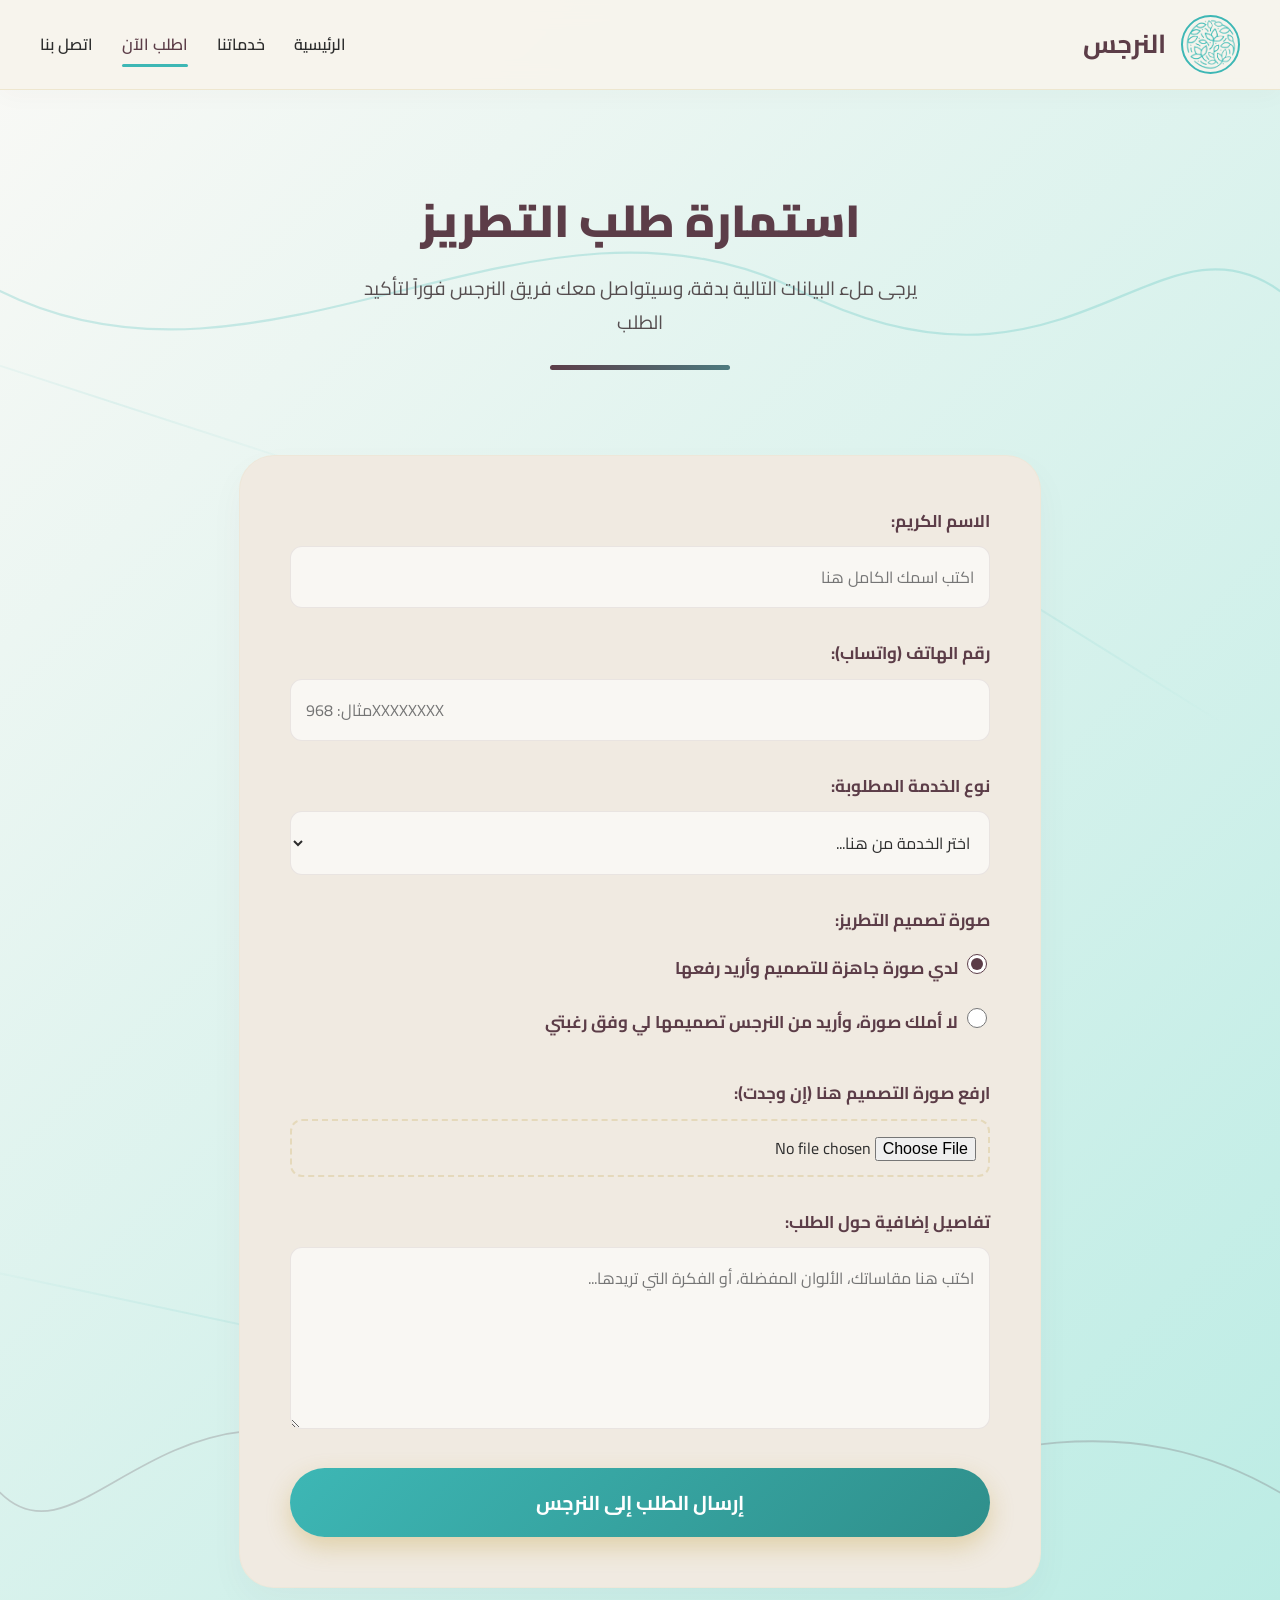
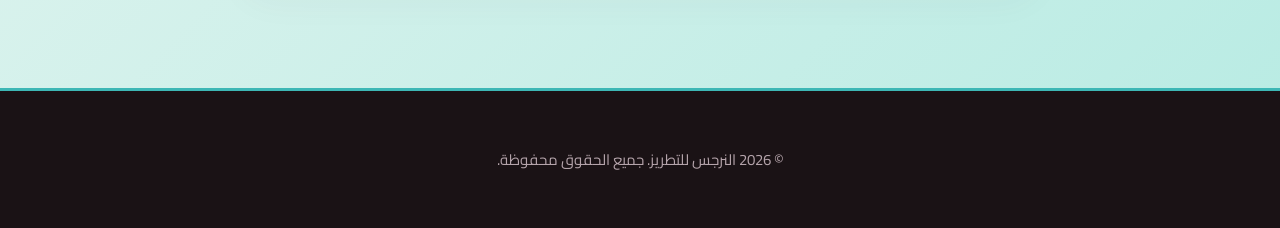
<file: order_a5ff4412.html>
<!DOCTYPE html>
<html lang="ar" dir="rtl">
<head>
    <meta charset="UTF-8">
    <meta name="viewport" content="width=device-width, initial-scale=1.0">
    <title>اطلب الآن | النرجس للتطريز</title>
    <!-- استدعاء خط Cairo من جوجل ليتطابق مع باقي الموقع -->
    <link rel="preconnect" href="https://fonts.googleapis.com">
    <link rel="preconnect" href="https://fonts.gstatic.com" crossorigin>
    <link href="https://fonts.googleapis.com/css2?family=Cairo:wght=300;400;600;700;900&display=swap" rel="stylesheet">
    
    <style>
        /* الألوان والهوية البصرية الدافئة والمريحة للعين المتطابقة مع index.html */
        :root {
            --primary-color: #5c3d48; /* العنابي الملكي للمطرزات */
            --accent-color: #3DB7B5;  /* الذهبي الدافئ المريح */
            --bg-color: #FAF9F6;      /* درجة كريمية دافئة جداً وناعمة للعين */
            --card-bg: #f0eae1;       /* درجة دافئة للبطاقات والقوائم */
            --text-dark: #2d2d2d;     
            --text-muted: #554d4f;    
            --shadow: 0 15px 35px rgba(92, 61, 72, 0.04);
            --transition: cubic-bezier(0.34, 1.56, 0.64, 1);
        }

        body {
            font-family: 'Cairo', 'Segoe UI', sans-serif;
            background: linear-gradient(135deg, #FAF9F6 0%, #B7EBE3 100%);
            background-color: var(--bg-color);
            color: var(--text-dark);
            margin: 0;
            padding: 0;
            line-height: 1.8;
            overflow-x: clip;
            position: relative;
            perspective: 1000px;
        }

        /* 🧵 الخلفية الحية ممتدة ثلاثية الأبعاد المتطابقة مع الرئيسية */
        .bg-threads-3d {
            position: fixed;
            top: 0;
            left: 0;
            width: 100%;
            height: 100%;
            pointer-events: none;
            z-index: 0;
            transform-style: preserve-3d;
        }

        .thread-3d {
            position: absolute;
            width: 100%;
            max-width: 100%;
            height: 400px;
            fill: none;
            stroke-linecap: round;
            filter: drop-shadow(0 15px 20px rgba(92, 61, 72, 0.15));
        }

        .t-gold {
            top: 5%;
            left: 0;
            stroke: rgba(61, 183, 181, 0.24);
            stroke-width: 2.5;
            animation: weave3D-Gold 20s infinite ease-in-out alternate;
        }

        .t-burgundy {
            bottom: 5%;
            right: 0;
            stroke: rgba(92, 61, 72, 0.22);
            stroke-width: 2;
            animation: weave3D-Burgundy 25s infinite ease-in-out alternate;
        }

        /* شريط التنقل العلوي */
        header {
            background-color: rgba(247, 244, 237, 0.95); 
            backdrop-filter: blur(12px);
            box-shadow: 0 4px 25px rgba(92, 61, 72, 0.03);
            position: sticky;
            top: 0;
            z-index: 1000;
            border-bottom: 1px solid rgba(184, 148, 36, 0.15);
        }

        .nav-container {
            max-width: 1200px;
            margin: 0 auto;
            display: flex;
            justify-content: space-between;
            align-items: center;
            padding: 15px 20px;
        }

        .logo-wrapper {
            display: flex;
            align-items: center;
            gap: 15px;
            cursor: pointer;
        }

        .logo-img {
            width: 55px;
            height: 55px;
            border-radius: 50%;
            object-fit: cover;
            border: 2px solid var(--accent-color);
            transition: transform 0.8s var(--transition);
        }

        .logo-wrapper:hover .logo-img {
            transform: rotate(360deg) scale(1.15);
        }

        .logo-text {
            font-size: 26px;
            font-weight: 700;
            color: var(--primary-color);
        }

        nav a {
            color: var(--text-dark);
            text-decoration: none;
            margin-right: 25px;
            font-weight: 600;
            font-size: 16px;
            position: relative;
            transition: color 0.3s ease;
            padding: 8px 0;
            display: inline-block;
        }

        /* ⚡ خطوط ألوان حية ومتحركة تحت أزرار النافبار */
        nav a::after {
            content: '';
            position: absolute;
            bottom: 0;
            left: 0;
            width: 100%;
            height: 3px;
            border-radius: 2px;
            background: linear-gradient(270deg, var(--accent-color), var(--primary-color), #3DB7B5, var(--accent-color));
            background-size: 400% 400%;
            transform: scaleX(0);
            transform-origin: right;
            transition: transform 0.4s var(--transition);
            animation: animateGradientStream 4s infinite linear;
        }

        nav a:hover::after, nav a.active::after {
            transform: scaleX(1);
        }

        nav a:hover, nav a.active {
            color: var(--primary-color);
        }

        /* 📄 عنوان الصفحة الرئيسي */
        .page-header {
            text-align: center;
            padding: 60px 20px 20px 20px;
            position: relative;
            z-index: 1;
        }

        .page-header h1 {
            font-size: 45px;
            color: var(--primary-color);
            font-weight: 900;
            margin-bottom: 10px;
        }

        .page-header p {
            font-size: 19px;
            color: var(--text-muted);
            max-width: 600px;
            margin: 0 auto;
        }

        /* فاصل ألوان متحرك وحي تحت العنوان الرئيسي */
        .header-divider {
            width: 180px;
            height: 5px;
            margin: 25px auto;
            border-radius: 10px;
            background: linear-gradient(270deg, var(--primary-color), var(--accent-color), #3DB7B5, var(--primary-color));
            background-size: 600% 600%;
            animation: animateGradientStream 6s infinite linear;
        }

        /* 🛠️ حاوية الاستمارة */
        .form-container {
            max-width: 700px;
            margin: 40px auto 100px auto;
            background-color: var(--card-bg);
            padding: 50px;
            border-radius: 35px;
            box-shadow: var(--shadow);
            border: 1px solid rgba(184, 148, 36, 0.04);
            position: relative;
            z-index: 1;
            transition: transform 0.5s ease;
        }

        .form-container:hover {
            transform: translateY(-5px);
        }

        /* تنسيق الحقول والمدخلات النظيفة */
        .form-group {
            margin-bottom: 30px;
            position: relative;
        }

        .form-group label {
            display: block;
            font-weight: 700;
            margin-bottom: 10px;
            color: var(--primary-color);
            font-size: 17px;
        }

        .form-group input[type="text"],
        .form-group input[type="tel"],
        .form-group input[type="file"],
        .form-group textarea,
        .form-group select {
            width: 100%;
            padding: 15px;
            background-color: rgba(255, 255, 255, 0.6);
            border: 1px solid rgba(92, 61, 72, 0.1);
            border-radius: 12px;
            font-size: 16px;
            box-sizing: border-box;
            font-family: inherit;
            color: var(--text-dark);
            transition: border-color 0.3s, box-shadow 0.3s, background-color 0.3s;
        }

        .form-group input[type="file"] {
            padding: 12px;
            background-color: transparent;
            border: 2px dashed rgba(184, 148, 36, 0.2);
        }

        .form-group input:focus,
        .form-group textarea:focus,
        .form-group select:focus {
            outline: none;
            border-color: var(--accent-color);
            background-color: #fff;
            box-shadow: 0 0 15px rgba(184, 148, 36, 0.15);
        }

        /* خيارات الراديو */
        .radio-group {
            margin-top: 15px;
            display: flex;
            flex-direction: column;
            gap: 12px;
        }

        .radio-option {
            display: flex;
            align-items: center;
            gap: 12px;
            cursor: pointer;
            font-size: 16px;
            color: var(--text-muted);
            font-weight: 600;
        }

        .radio-option input[type="radio"] {
            width: 20px;
            height: 20px;
            accent-color: var(--primary-color);
            cursor: pointer;
        }

        /* 🌟 زر إرسال الطلب المضيء واللامع التفاعلي المتطابق مع index.html */
        .btn-submit {
            background: linear-gradient(135deg, var(--accent-color) 0%, #2F8F8B 100%);
            color: #fff;
            width: 100%;
            padding: 16px;
            font-size: 20px;
            font-weight: 700;
            border: none;
            border-radius: 50px;
            cursor: pointer;
            text-decoration: none;
            box-shadow: 0 10px 25px rgba(184, 148, 36, 0.3);
            transition: transform 0.4s var(--transition), box-shadow 0.4s var(--transition);
            position: relative;
            overflow: hidden;
            z-index: 1;
            font-family: inherit;
        }

        .btn-submit::before {
            content: '';
            position: absolute;
            top: 0;
            left: -150%;
            width: 50%;
            height: 100%;
            background: linear-gradient(to right, rgba(255,255,255,0) 0%, rgba(255,255,255,0.6) 50%, rgba(255,255,255,0) 100%);
            transform: skewX(-25deg);
            transition: none;
        }

        .btn-submit:hover {
            transform: translateY(-5px) scale(1.02);
            box-shadow: 0 0 25px rgba(184, 148, 36, 0.8), 0 0 50px rgba(184, 148, 36, 0.4);
        }

        .btn-submit:hover::before {
            animation: shineEffect 1.2s infinite ease-in-out;
        }

        /* تذييل الصفحة */
        footer {
            background-color: #1a1215;
            color: #b5a4ab;
            text-align: center;
            padding: 40px 20px;
            font-size: 15px;
            border-top: 3px solid var(--accent-color);
            position: relative;
            z-index: 1;
        }

        /* 🎬 قوانين الحركات ثلاثية الأبعاد واللمعان */
        @keyframes shineEffect {
            0% { left: -150%; }
            50% { left: 150%; }
            100% { left: 150%; }
        }

        @keyframes animateGradientStream {
            0% { background-position: 0% 50%; }
            50% { background-position: 100% 50%; }
            100% { background-position: 0% 50%; }
        }

        @keyframes weave3D-Gold {
            0% { transform: translate3d(0, 0, -100px) rotateX(10deg) rotateY(5deg); stroke-dashoffset: 0; }
            50% { transform: translate3d(20px, 30px, 50px) rotateX(-5deg) rotateY(15deg); }
            100% { transform: translate3d(-10px, -20px, -50px) rotateX(5deg) rotateY(-10deg); stroke-dashoffset: -300; }
        }

        @keyframes weave3D-Burgundy {
            0% { transform: translate3d(0, 0, -50px) rotateX(-10deg) rotateY(-10deg); stroke-dashoffset: 0; }
            50% { transform: translate3d(-20px, -40px, 80px) rotateX(15deg) rotateY(5deg); }
            100% { transform: translate3d(15px, 20px, -120px) rotateX(-5deg) rotateY(10deg); stroke-dashoffset: 300; }
        }

        @media (max-width: 768px) {
            .nav-container { flex-direction: column; gap: 15px; padding: 15px; }
            nav { display: flex; justify-content: center; flex-wrap: wrap; gap: 12px; }
            nav a { margin: 0 5px; }
            .form-container { padding: 30px 20px; border-radius: 25px; }
            .page-header h1 { font-size: 32px; }
            .bg-threads-3d { opacity: 0.15; }
        }
    </style>
<link rel="icon" type="image/png" href="lo.png">

<style id="thread-motion">
.thread-motion{position:fixed;inset:0;pointer-events:none;z-index:0;overflow:hidden;opacity:.38;}
.thread-motion span{position:absolute;width:42vw;height:2px;background:linear-gradient(90deg,transparent,rgba(61,183,181,.28),transparent);border-radius:999px;transform-origin:center;animation:threadDrift 14s ease-in-out infinite;}
.thread-motion span:nth-child(1){top:22%;left:-12%;transform:rotate(18deg);animation-delay:-2s;}
.thread-motion span:nth-child(2){top:48%;left:45%;width:35vw;transform:rotate(-24deg);animation-delay:-7s;}
.thread-motion span:nth-child(3){top:72%;left:-8%;width:48vw;transform:rotate(12deg);animation-delay:-10s;}
.thread-motion span:nth-child(4){top:34%;left:68%;width:30vw;transform:rotate(32deg);animation-delay:-5s;}
@keyframes threadDrift{0%,100%{translate:0 0;scale:1;opacity:.55;}50%{translate:18px -10px;scale:1.04;opacity:1;}}
@media (prefers-reduced-motion:reduce){.thread-motion span{animation:none;}}
@media (max-width:600px){.thread-motion{opacity:.22}.thread-motion span{width:70vw}.thread-motion span:nth-child(2){left:35%;width:55vw}.thread-motion span:nth-child(4){left:55%;width:45vw;}}
</style>
</head>
<body>

    <!-- 🧵 الخلفية الحية المتطابقة مع index.html -->
    <div class="thread-motion" aria-hidden="true"><span></span><span></span><span></span><span></span></div>
<div class="bg-threads-3d">
        <svg class="thread-3d t-gold" viewBox="0 0 1440 400">
            <path d="M0,200 C300,350 600,50 900,200 C1200,350 1300,100 1440,200" />
        </svg>
        <svg class="thread-3d t-burgundy" viewBox="0 0 1440 400">
            <path d="M1440,150 C1100,-50 800,350 500,150 C200,-50 100,250 0,150" />
        </svg>
    </div>

    <header>
        <div class="nav-container">
            <div class="logo-wrapper">
                <img src="lo.png" alt="شعار النرجس" class="logo-img">
                <div class="logo-text"><span>النرجس</span></div>
            </div>
            <nav>
                <a href="index.html">الرئيسية</a>
                <a href="services.html">خدماتنا</a>
                <a href="order.html" class="active">اطلب الآن</a>
                <a href="contact.html">اتصل بنا</a>
            </nav>
        </div>
    </header>

    <div class="page-header">
        <h1>استمارة طلب التطريز</h1>
        <p>يرجى ملء البيانات التالية بدقة، وسيتواصل معك فريق النرجس فوراً لتأكيد الطلب</p>
        <div class="header-divider"></div>
    </div>

    <div class="form-container">
        <form action="https://formsubmit.co/loaialdhawi@gmail.com" method="POST" enctype="multipart/form-data">
            <input type="hidden" name="_next" value="https://il0q.github.io/alnarjis-embroidery/thank-you.html">
            <input type="hidden" name="_captcha" value="false">
            <input type="hidden" name="_subject" value="طلب تطريز جديد من موقع النرجس!">
            
            <div class="form-group">
                <label for="name">الاسم الكريم:</label>
                <input type="text" id="name" name="الاسم" placeholder="اكتب اسمك الكامل هنا" required>
            </div>

            <div class="form-group">
                <label for="phone">رقم الهاتف (واتساب):</label>
                <input type="tel" id="phone" name="رقم الهاتف" placeholder="مثال: 968XXXXXXXX" required>
            </div>

            <div class="form-group">
                <label for="service-type">نوع الخدمة المطلوبة:</label>
                <select id="service-type" name="نوع الخدمة" required>
                    <option value="" disabled selected>اختر الخدمة من هنا...</option>
                    <option value="تطريز على ملابس خاصة">التطريز على ملابسي الخاصة</option>
                    <option value="تصميم وتفصيل متكامل">تصميم وتفصيل متكامل من الصفر</option>
                    <option value="طلب آخر / استفسار">طلب آخر أو استفسار خاص</option>
                </select>
            </div>

            <div class="form-group">
                <label>صورة تصميم التطريز:</label>
                <div class="radio-group">
                    <label class="radio-option">
                        <input type="radio" name="حالة الصورة" value="لدي صورة وسأقوم برفعها" checked onclick="document.getElementById('file-upload-section').style.display='block'">
                        لدي صورة جاهزة للتصميم وأريد رفعها
                    </label>
                    <label class="radio-option">
                        <input type="radio" name="حالة الصورة" value="لا أملك صورة وأريد من النرجس تصميمها" onclick="document.getElementById('file-upload-section').style.display='none'">
                        لا أملك صورة، وأريد من النرجس تصميمها لي وفق رغبتي
                    </label>
                </div>
            </div>

            <div class="form-group" id="file-upload-section">
                <label for="design-file">ارفع صورة التصميم هنا (إن وجدت):</label>
                <input type="file" id="design-file" name="ملف التصميم" accept="image/*">
            </div>

            <div class="form-group">
                <label for="details">تفاصيل إضافية حول الطلب:</label>
                <textarea id="details" name="تفاصيل الطلب" rows="5" placeholder="اكتب هنا مقاساتك، الألوان المفضلة، أو الفكرة التي تريدها..." required></textarea>
            </div>

            <button type="submit" class="btn-submit">إرسال الطلب إلى النرجس</button>

        </form>
    </div>

    <footer>
        <p>&copy; 2026 النرجس للتطريز. جميع الحقوق محفوظة.</p>
    </footer>

</body>
</html>
</file>
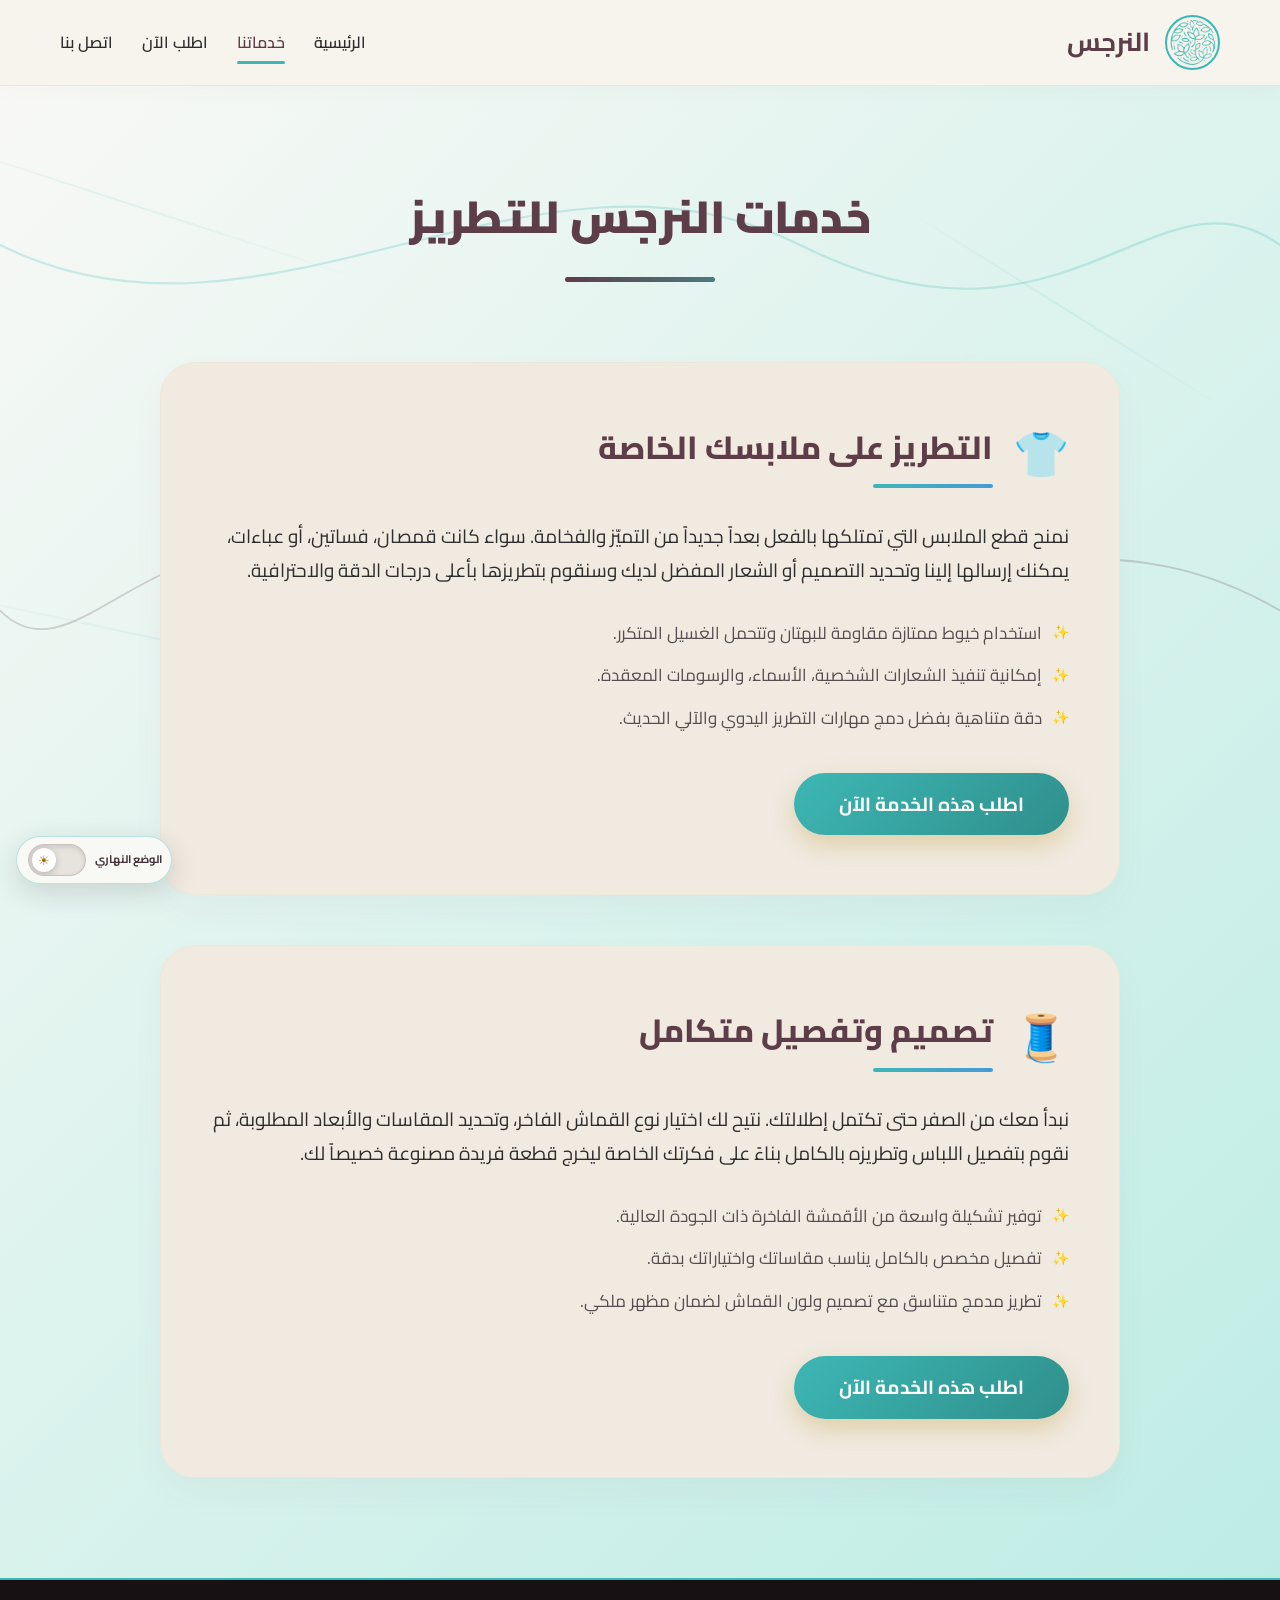
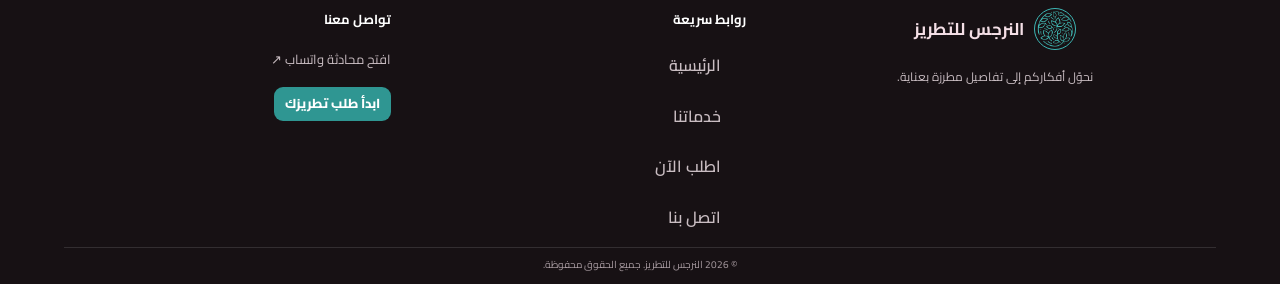
<file: services.html>
<!DOCTYPE html>

<html dir="rtl" lang="ar">
<head>
<meta charset="utf-8"/>
<meta content="width=device-width, initial-scale=1.0" name="viewport"/>
<meta content="تعرّف على خدمات النرجس للتطريز، واختر الخدمة المناسبة ثم أرسل تفاصيل التصميم لمراجعة الطلب." name="description"/>
<meta content="#5c3d48" name="theme-color"/>
<title>خدماتنا | النرجس للتطريز</title>
<!-- استدعاء خط Cairo من جوجل -->
<link href="https://fonts.googleapis.com" rel="preconnect"/>
<link crossorigin="" href="https://fonts.gstatic.com" rel="preconnect"/>
<link href="https://fonts.googleapis.com/css2?family=Cairo:wght=300;400;600;700;900&amp;display=swap" rel="stylesheet"/>
<style>
        /* الألوان والهوية البصرية الدافئة والمريحة للعين */
        :root {
            --primary-color: #5c3d48; /* العنابي الملكي للمطرزات */
            --accent-color: #3DB7B5;  /* الذهبي الدافئ المريح */
            --bg-color: #FAF9F6;      /* درجة كريمية دافئة جداً وناعمة للعين */
            --card-bg: #f0eae1;       /* درجة دافئة للبطاقات والقوائم */
            --card-hover: #eae2d5;    /* درجة دافئة عند تمرير الماوس */
            --text-dark: #2d2d2d;     
            --text-muted: #554d4f;    
            --shadow: 0 15px 35px rgba(92, 61, 72, 0.04);
            --transition: cubic-bezier(0.34, 1.56, 0.64, 1);
        }

        body {
            font-family: 'Cairo', 'Segoe UI', sans-serif;
            background: linear-gradient(135deg, #FAF9F6 0%, #B7EBE3 100%);
            background-color: var(--bg-color);
            color: var(--text-dark);
            margin: 0;
            padding: 0;
            line-height: 1.8;
            overflow-x: clip;
            position: relative;
            perspective: 1000px;
        }

        /* 🧵 الخلفية الحية ممتدة ثلاثية الأبعاد */
        .bg-threads-3d {
            position: fixed;
            top: 0;
            left: 0;
            width: 100%;
            height: 100%;
            pointer-events: none;
            z-index: 0;
            transform-style: preserve-3d;
        }

        .thread-3d {
            position: absolute;
            width: 100%;
            max-width: 100%;
            height: 400px;
            fill: none;
            stroke-linecap: round;
            filter: drop-shadow(0 15px 20px rgba(92, 61, 72, 0.15));
        }

        .t-gold {
            top: 5%;
            left: 0;
            stroke: rgba(61, 183, 181, 0.24);
            stroke-width: 2.5;
            animation: weave3D-Gold 20s infinite ease-in-out alternate;
        }

        .t-burgundy {
            bottom: 5%;
            right: 0;
            stroke: rgba(92, 61, 72, 0.22);
            stroke-width: 2;
            animation: weave3D-Burgundy 25s infinite ease-in-out alternate;
        }

        /* شريط التنقل العلوي */
        header {
            background-color: rgba(247, 244, 237, 0.95); 
            backdrop-filter: blur(12px);
            box-shadow: 0 4px 25px rgba(92, 61, 72, 0.03);
            position: sticky;
            top: 0;
            z-index: 1000;
            border-bottom: 1px solid rgba(184, 148, 36, 0.15);
        }

        .nav-container {
            max-width: 1200px;
            margin: 0 auto;
            display: flex;
            justify-content: space-between;
            align-items: center;
            padding: 15px 20px;
        }

        .logo-wrapper {
            display: flex;
            align-items: center;
            gap: 15px;
            cursor: pointer;
        }

        .logo-img {
            width: 55px;
            height: 55px;
            border-radius: 50%;
            object-fit: cover;
            border: 2px solid var(--accent-color);
            transition: transform 0.8s var(--transition);
        }

        .logo-wrapper:hover .logo-img {
            transform: rotate(360deg) scale(1.15);
        }

        .logo-text {
            font-size: 26px;
            font-weight: 700;
            color: var(--primary-color);
        }

        nav a {
            color: var(--text-dark);
            text-decoration: none;
            margin-right: 25px;
            font-weight: 600;
            font-size: 16px;
            position: relative;
            transition: color 0.3s ease;
            padding: 8px 0;
            display: inline-block;
        }

        /* ⚡ خطوط ألوان حية ومتحركة تحت أزرار النافبار */
        nav a::after {
            content: '';
            position: absolute;
            bottom: 0;
            left: 0;
            width: 100%;
            height: 3px;
            border-radius: 2px;
            background: linear-gradient(270deg, var(--accent-color), var(--primary-color), #3DB7B5, var(--accent-color));
            background-size: 400% 400%;
            transform: scaleX(0);
            transform-origin: right;
            transition: transform 0.4s var(--transition);
            animation: animateGradientStream 4s infinite linear;
        }

        nav a:hover::after, nav a.active::after {
            transform: scaleX(1);
        }

        nav a:hover, nav a.active {
            color: var(--primary-color);
        }

        /* 📄 عنوان الصفحة الرئيسي */
        .page-header {
            text-align: center;
            padding: 60px 20px 20px 20px;
            position: relative;
            z-index: 1;
        }

        .page-header h1 {
            font-size: 45px;
            color: var(--primary-color);
            font-weight: 900;
            margin-bottom: 10px;
        }

        /* فاصل ألوان متحرك وحي تحت العنوان الرئيسي لصفحة الخدمات */
        .header-divider {
            width: 150px;
            height: 5px;
            margin: 20px auto;
            border-radius: 10px;
            background: linear-gradient(270deg, var(--primary-color), var(--accent-color), #3DB7B5, var(--primary-color));
            background-size: 600% 600%;
            animation: animateGradientStream 6s infinite linear;
        }

        /* 🛠️ تفاصيل الخدمات */
        .services-container {
            max-width: 1000px;
            margin: 40px auto 100px auto;
            padding: 0 20px;
            position: relative;
            z-index: 1;
        }

        .detailed-service-card {
            background-color: var(--card-bg);
            border-radius: 35px;
            padding: 50px;
            margin-bottom: 50px;
            box-shadow: var(--shadow);
            border: 1px solid rgba(184, 148, 36, 0.04);
            transition: transform 0.5s var(--transition), background-color 0.5s var(--transition);
        }

        .detailed-service-card:hover {
            transform: translateY(-8px);
            background-color: var(--card-hover);
        }

        .service-title-wrapper {
            display: flex;
            align-items: center;
            gap: 20px;
            margin-bottom: 25px;
        }

        .service-page-icon {
            font-size: 45px;
        }

        .detailed-service-card h2 {
            font-size: 32px;
            font-weight: 800;
            color: var(--primary-color);
            margin: 0;
            position: relative;
            display: inline-block;
            padding-bottom: 12px;
        }

        /* ⚡ أشرطة ألوان حية ومتحركة باستمرار تحت العناوين الرئيسية لكل خدمة */
        .detailed-service-card h2::after {
            content: '';
            position: absolute;
            bottom: 0;
            right: 0;
            width: 120px;
            height: 4px;
            border-radius: 4px;
            background: linear-gradient(270deg, var(--accent-color), var(--primary-color), #4a90e2, var(--accent-color));
            background-size: 400% 400%;
            animation: animateGradientStream 4s infinite linear;
        }

        .detailed-service-card p {
            color: var(--text-dark);
            font-size: 19px;
            margin-bottom: 30px;
        }

        .features-list {
            list-style: none;
            padding: 0;
            margin: 0 0 40px 0;
        }

        .features-list li {
            font-size: 17px;
            color: var(--text-muted);
            margin-bottom: 12px;
            display: flex;
            align-items: center;
            gap: 10px;
        }

        .features-list li::before {
            content: '✨';
            font-size: 14px;
        }

        /* 🌟 أزرار طلب الخدمة المحدثة مع تأثير اللمعان والوميض التفاعلي الفاخر */
        .btn-order-service {
            background: linear-gradient(135deg, var(--accent-color) 0%, #2F8F8B 100%);
            color: #fff;
            padding: 14px 45px;
            font-size: 19px;
            font-weight: 700;
            border: none;
            border-radius: 50px;
            cursor: pointer;
            text-decoration: none;
            display: inline-block;
            box-shadow: 0 10px 25px rgba(184, 148, 36, 0.3);
            transition: transform 0.4s var(--transition), box-shadow 0.4s var(--transition);
            position: relative;
            overflow: hidden; /* لحجز وميض الضوء داخل محيط الزر */
            z-index: 1;
        }

        /* خط ضوء مائل يمر عبر الزر لصنع اللمعان البصري التفاعلي */
        .btn-order-service::before {
            content: '';
            position: absolute;
            top: 0;
            left: -150%;
            width: 50%;
            height: 100%;
            background: linear-gradient(to right, rgba(255,255,255,0) 0%, rgba(255,255,255,0.6) 50%, rgba(255,255,255,0) 100%);
            transform: skewX(-25deg);
            transition: none;
        }

        .btn-order-service:hover {
            transform: translateY(-5px) scale(1.04);
            box-shadow: 0 0 25px rgba(184, 148, 36, 0.8), 0 0 50px rgba(184, 148, 36, 0.4);
        }

        /* تشغيل وميض اللمعان الدائري باستمرار عند تحويم الماوس */
        .btn-order-service:hover::before {
            animation: shineEffect 1.2s infinite ease-in-out;
        }

        /* تذييل الصفحة */
        footer {
            background-color: #1a1215;
            color: #b5a4ab;
            text-align: center;
            padding: 50px 20px;
            font-size: 15px;
            border-top: 3px solid var(--accent-color);
            position: relative;
            z-index: 1;
        }

        /* 🎬 قوانين الحركات */
        @keyframes shineEffect {
            0% { left: -150%; }
            50% { left: 150%; }
            100% { left: 150%; }
        }

        @keyframes animateGradientStream {
            0% { background-position: 0% 50%; }
            50% { background-position: 100% 50%; }
            100% { background-position: 0% 50%; }
        }

        @keyframes weave3D-Gold {
            0% { transform: translate3d(0, 0, -100px) rotateX(10deg) rotateY(5deg); stroke-dashoffset: 0; }
            50% { transform: translate3d(20px, 30px, 50px) rotateX(-5deg) rotateY(15deg); }
            100% { transform: translate3d(-10px, -20px, -50px) rotateX(5deg) rotateY(-10deg); stroke-dashoffset: -300; }
        }

        @keyframes weave3D-Burgundy {
            0% { transform: translate3d(0, 0, -50px) rotateX(-10deg) rotateY(-10deg); stroke-dashoffset: 0; }
            50% { transform: translate3d(-20px, -40px, 80px) rotateX(15deg) rotateY(5deg); }
            100% { transform: translate3d(15px, 20px, -120px) rotateX(-5deg) rotateY(10deg); stroke-dashoffset: 300; }
        }

        @media (max-width: 768px) {
            .nav-container { flex-direction: column; gap: 15px; padding: 15px; }
            nav { display: flex; justify-content: center; flex-wrap: wrap; gap: 12px; }
            nav a { margin: 0 5px; }
            .detailed-service-card { padding: 30px 20px; }
            .page-header h1 { font-size: 32px; }
            .bg-threads-3d { opacity: 0.15; }
        }
    </style>
<link href="lo.png" rel="icon" type="image/png"/>
<style id="thread-motion">
.thread-motion{position:fixed;inset:0;pointer-events:none;z-index:0;overflow:hidden;opacity:.38;}
.thread-motion span{position:absolute;width:42vw;height:2px;background:linear-gradient(90deg,transparent,rgba(61,183,181,.28),transparent);border-radius:999px;transform-origin:center;animation:threadDrift 14s ease-in-out infinite;}
.thread-motion span:nth-child(1){top:22%;left:-12%;transform:rotate(18deg);animation-delay:-2s;}
.thread-motion span:nth-child(2){top:48%;left:45%;width:35vw;transform:rotate(-24deg);animation-delay:-7s;}
.thread-motion span:nth-child(3){top:72%;left:-8%;width:48vw;transform:rotate(12deg);animation-delay:-10s;}
.thread-motion span:nth-child(4){top:34%;left:68%;width:30vw;transform:rotate(32deg);animation-delay:-5s;}
@keyframes threadDrift{0%,100%{translate:0 0;scale:1;opacity:.55;}50%{translate:18px -10px;scale:1.04;opacity:1;}}
@media (prefers-reduced-motion:reduce){.thread-motion span{animation:none;}}
@media (max-width:600px){.thread-motion{opacity:.22}.thread-motion span{width:70vw}.thread-motion span:nth-child(2){left:35%;width:55vw}.thread-motion span:nth-child(4){left:55%;width:45vw;}}
</style>
<style id="mobile-experience-improvements">
/* قواعد عامة لتحسين الاستخدام على الهاتف دون تغيير تصميم الكمبيوتر */
html{max-width:100%;overflow-x:clip;-webkit-text-size-adjust:100%}
body{max-width:100%;overflow-x:clip}
img,video,svg,iframe{max-width:100%}
*,*::before,*::after{box-sizing:border-box}
@media(max-width:768px){
 header{position:sticky!important;top:0!important;z-index:1000!important;width:100%;}
 .nav-container{width:100%!important;max-width:100%!important;display:flex!important;flex-direction:column!important;align-items:center!important;justify-content:center!important;gap:6px!important;padding:9px 12px!important;}
 .logo-wrapper{display:flex!important;align-items:center!important;justify-content:center!important;gap:9px!important;}
 .logo-img{width:42px!important;height:42px!important;}
 .logo-text{font-size:21px!important;line-height:1.4!important;white-space:nowrap;}
 .nav-container nav,header nav{width:100%!important;display:flex!important;flex-wrap:wrap!important;align-items:center!important;justify-content:center!important;gap:3px 14px!important;}
 .nav-container nav a,header nav a{margin:0!important;padding:6px 1px!important;font-size:12px!important;line-height:1.5!important;white-space:nowrap;}
 .hero{min-height:58vh!important;padding:54px 12px!important;}
 .hero-content{width:100%!important;max-width:760px!important;padding:27px 17px!important;border-radius:22px!important;}
 .hero h1{font-size:clamp(25px,7vw,34px)!important;line-height:1.45!important;}
 .hero p{font-size:15px!important;line-height:1.8!important;}
 .about-brief,.services-preview,.services-container,.main-container{width:calc(100% - 24px)!important;max-width:100%!important;margin-left:auto!important;margin-right:auto!important;}
 .about-brief{padding:30px 17px!important;margin-top:35px!important;margin-bottom:35px!important;border-radius:22px!important;}
 .about-brief h2,.services-preview h2{font-size:clamp(24px,6.5vw,32px)!important;line-height:1.45!important;margin-bottom:20px!important;}
 .about-brief p{font-size:15px!important;line-height:1.9!important;}
 .services-preview{margin-top:45px!important;margin-bottom:45px!important;padding:0!important;}
 .services-grid,.service-grid,.contact-grid,.cards-grid{grid-template-columns:minmax(0,1fr)!important;gap:16px!important;}
 .service-card,.detailed-service-card,.contact-card,.about-section{width:100%!important;max-width:100%!important;min-width:0!important;padding:24px 16px!important;border-radius:22px!important;}
 .service-card h3,.detailed-service-card h2,.contact-card h2{font-size:21px!important;line-height:1.55!important;}
 .service-card p,.detailed-service-card p,.contact-card p,.about-section p{font-size:14px!important;line-height:1.9!important;overflow-wrap:anywhere;}
 .page-header{padding:28px 14px!important;margin:0 auto 20px!important;}
 .page-header h1{font-size:clamp(25px,7vw,32px)!important;line-height:1.5!important;}
 .page-header p{font-size:14px!important;line-height:1.8!important;}
 .btn-main,.btn-order-service,.btn-back,.btn-location{max-width:100%;min-height:44px;padding:12px 20px!important;font-size:14px!important;white-space:normal!important;line-height:1.6!important;}
 footer{padding:25px 14px!important;font-size:12px!important;line-height:1.8!important;}
 .thank-you-card{width:calc(100% - 28px)!important;max-width:620px!important;margin:18px auto!important;padding:30px 18px!important;border-radius:22px!important;}
 .thank-you-card h1{font-size:clamp(23px,6vw,30px)!important;line-height:1.5!important;}
 .thank-you-card p{font-size:14px!important;line-height:1.9!important;}
}
@media(max-width:380px){
 .nav-container{padding:8px 7px!important}.nav-container nav,header nav{gap:3px 9px!important}.nav-container nav a,header nav a{font-size:11px!important;}
 .hero{min-height:54vh!important;padding:38px 9px!important}.hero-content{padding:22px 13px!important;}
 .about-brief,.services-preview,.services-container,.main-container{width:calc(100% - 16px)!important;}
 .about-brief,.service-card,.detailed-service-card,.contact-card,.about-section{padding:21px 13px!important;}
 .thank-you-card{width:calc(100% - 18px)!important;padding:25px 13px!important;}
}
@media(hover:none){.service-card:hover,.contact-card:hover,.btn-main:hover,.btn-order-service:hover,.btn-back:hover{transform:none!important;}}
@media(prefers-reduced-motion:reduce){html{scroll-behavior:auto!important}*,*::before,*::after{animation:none!important;transition:none!important;}}
</style>
<style id="alnarjis-smooth-motion">
/* طبقة حركة موحّدة: انتقالات ناعمة ومتزنة على جميع صفحات الموقع */
:root { --motion-ease: cubic-bezier(.22,.72,.22,1); --motion-fast: 220ms; --motion-medium: 420ms; }
html { scroll-behavior: smooth; scroll-padding-top: 5rem; }
body { -webkit-font-smoothing: antialiased; text-rendering: optimizeLegibility; }
a, button, input, select, textarea, .service-card, .detailed-service-card,
.contact-card, .choice, .color-card, .upload, .review-card, .cost-card,
.btn, [class*="btn-"] {
  transition-property: color, background-color, border-color, box-shadow, opacity, transform, filter;
  transition-duration: var(--motion-fast);
  transition-timing-function: var(--motion-ease);
}
a { -webkit-tap-highlight-color: transparent; }
button, .btn, [class*="btn-"] { transform: translateZ(0); }
button:active, .btn:active, [class*="btn-"]:active { transform: translateY(1px) scale(.985); }
:where(a, button, input, select, textarea, [tabindex]):focus-visible {
  outline: 3px solid color-mix(in srgb, var(--accent-color, var(--teal, #3DB7B5)) 58%, transparent);
  outline-offset: 3px;
}
:where(input, select, textarea) { transition: border-color 220ms var(--motion-ease), box-shadow 220ms var(--motion-ease), background-color 220ms var(--motion-ease); }
:where(input, select, textarea):focus { box-shadow: 0 0 0 4px color-mix(in srgb, var(--accent-color, var(--teal, #3DB7B5)) 14%, transparent); }
img, video { max-width: 100%; }
@media (hover:hover) and (pointer:fine) {
  .service-card:hover, .detailed-service-card:hover, .contact-card:hover,
  .review-card:hover, .cost-card:hover { transform: translateY(-4px); }
  .choice:hover, .color-card:hover, .upload:hover { transform: translateY(-2px); }
  a:not(.btn):not([class*="btn-"]):hover { color: var(--accent-color, var(--teal, #2f9692)); }
}
/* انتقال خفيف بين الصفحات في المتصفحات الداعمة */
@view-transition { navigation: auto; }
::view-transition-old(root) { animation: narjis-page-out 180ms ease both; }
::view-transition-new(root) { animation: narjis-page-in 360ms var(--motion-ease) both; }
@keyframes narjis-page-out { to { opacity: .94; } }
@keyframes narjis-page-in { from { opacity: .86; transform: translateY(5px); } to { opacity: 1; transform: translateY(0); } }
/* شريط تقدّم رفيع أثناء التمرير */
#narjis-scroll-progress { position: fixed; inset: 0 auto auto 0; width: 0%; height: 3px; z-index: 10000; pointer-events: none; background: linear-gradient(90deg, var(--accent-color, var(--teal, #2f9692)), #75d4cc); box-shadow: 0 1px 6px rgba(47,150,146,.18); transform: translateZ(0); }
/* ظهور العناصر عند دخولها الشاشة؛ لا تُخفى العناصر إلا بعد تفعيل جافاسكربت بنجاح */
.motion-enhanced .motion-reveal { opacity: 0; transform: translate3d(0, 16px, 0); transition: opacity 560ms var(--motion-ease), transform 560ms var(--motion-ease); transition-delay: var(--reveal-delay, 0ms); will-change: opacity, transform; }
.motion-enhanced .motion-reveal.is-visible { opacity: 1; transform: translate3d(0,0,0); }
/* سلاسة الخطوات داخل نموذج الطلب من دون التأثير على إظهار/إخفاء الخطوات */
.order-page .choice, .order-page .color-card, .order-page .step,
body:has(.form-step) .choice, body:has(.form-step) .color-card, body:has(.form-step) .step {
  transition: background-color 240ms var(--motion-ease), border-color 240ms var(--motion-ease), color 240ms var(--motion-ease), box-shadow 240ms var(--motion-ease), transform 240ms var(--motion-ease);
}
@media (prefers-reduced-motion: reduce) {
  html { scroll-behavior: auto !important; }
  *, *::before, *::after { scroll-behavior: auto !important; animation-duration: .01ms !important; animation-iteration-count: 1 !important; transition-duration: .01ms !important; transition-delay: 0ms !important; }
  #narjis-scroll-progress { display: none; }
  .motion-enhanced .motion-reveal { opacity: 1 !important; transform: none !important; }
}
</style>
<style id="alnarjis-theme-styles">
:root{color-scheme:light;}
html[data-theme="dark"]{color-scheme:dark;--primary-color:#d5a8b9;--accent-color:#55d2cb;--bg-color:#111619;--card-bg:#1b252a;--card-hover:#26363b;--text-dark:#f3edf0;--text-muted:#c7b8bf;--shadow:0 16px 40px rgba(0,0,0,.22);--wine:#d5a8b9;--teal:#55d2cb;--mint:#11191c;--line:#30494b;--ink:#f4edf0;--muted:#aebdc1;}
/* لا نفرض انتقالًا على كل عنصر في الصفحة؛ ذلك يعطّل حركات التحويل ويزيد إعادة الرسم. */
html.theme-animating body,
html.theme-animating header,
html.theme-animating footer,
html.theme-animating .nav-container,
html.theme-animating .hero,
html.theme-animating .page-header,
html.theme-animating .about-brief,
html.theme-animating .about-section,
html.theme-animating .services-preview,
html.theme-animating .services-container,
html.theme-animating .main-container,
html.theme-animating .service-card,
html.theme-animating .detailed-service-card,
html.theme-animating .contact-card,
html.theme-animating .thank-you-card,
html.theme-animating .panel,
html.theme-animating .form-step,
html.theme-animating .review-card,
html.theme-animating .review-grid,
html.theme-animating .cost-card,
html.theme-animating .color-card,
html.theme-animating .choice,
html.theme-animating .upload,
html.theme-animating .field input,
html.theme-animating .field textarea,
html.theme-animating .field select,
html.theme-animating #summary,
html.theme-animating .theme-control,
html.theme-animating .theme-welcome-card,
html.theme-animating .theme-welcome-option,
html.theme-animating .theme-welcome-switchrow,
html.theme-animating .theme-welcome-continue {
  transition-property: background, background-color, color, border-color, box-shadow, filter !important;
  transition-duration: 420ms !important;
  transition-timing-function: cubic-bezier(.22,.72,.22,1) !important;
}
html.theme-animating h1, html.theme-animating h2, html.theme-animating h3,
html.theme-animating h4, html.theme-animating p, html.theme-animating li,
html.theme-animating label, html.theme-animating small,
html.theme-animating nav a, html.theme-animating .logo-text,
html.theme-animating .theme-label, html.theme-animating .review-row {
  transition: color 360ms cubic-bezier(.22,.72,.22,1) !important;
}
/* Keep theme-switch transforms animating smoothly; do not let the global color fade override them. */
html.theme-animating .theme-toggle,html.theme-animating .theme-thumb,html.theme-animating .theme-icon,html.theme-animating .welcome-switch,html.theme-animating .welcome-switch-thumb{transition-property:transform,background-color,border-color,opacity,box-shadow !important;transition-duration:.62s !important;transition-timing-function:cubic-bezier(.22,1,.36,1) !important;will-change:transform,background-color;}
body{transition:background-color .58s cubic-bezier(.22,1,.36,1),color .45s ease;}
.theme-control{position:fixed;left:16px;bottom:16px;z-index:100000;display:flex;align-items:center;gap:9px;padding:7px 9px 7px 11px;border:1px solid rgba(61,183,181,.35);border-radius:999px;background:rgba(250,249,246,.92);color:#44323a;box-shadow:0 8px 28px rgba(35,25,30,.15);backdrop-filter:blur(14px);-webkit-backdrop-filter:blur(14px);font-family:Cairo,Arial,sans-serif;direction:rtl;}
.theme-label{font-size:11px;font-weight:700;white-space:nowrap;user-select:none;min-width:52px;text-align:center;}
.theme-toggle{position:relative;direction:ltr;display:inline-block;flex:0 0 auto;width:58px;height:32px;padding:0;border:1px solid rgba(92,61,72,.2);border-radius:999px;background:#e7e4de;cursor:pointer;box-shadow:inset 0 2px 5px rgba(25,20,20,.13);overflow:hidden;touch-action:manipulation;-webkit-tap-highlight-color:transparent;transition:background-color .5s cubic-bezier(.22,1,.36,1),border-color .5s ease,transform .25s ease;}
.theme-toggle:hover{transform:scale(1.04)}.theme-toggle:active{transform:scale(.96)}.theme-toggle:focus-visible{outline:3px solid #3DB7B5;outline-offset:3px;}
.theme-thumb{position:absolute;top:3px;left:3px;width:24px;height:24px;border-radius:50%;background:#fff;box-shadow:0 2px 7px rgba(30,20,24,.22);transition:transform .62s cubic-bezier(.22,1,.36,1),background-color .45s ease;}
.theme-icon{position:absolute;top:50%;z-index:1;transform:translateY(-50%);font-size:13px;line-height:1;pointer-events:none;transition:opacity .3s ease,transform .55s cubic-bezier(.22,1,.36,1);}.theme-icon.sun{left:9px;color:#a66d19}.theme-icon.moon{right:9px;color:#d7eaff;opacity:.55}
html[data-theme="dark"] .theme-control{background:rgba(24,31,35,.94);color:#f3edf0;border-color:rgba(85,210,203,.42);box-shadow:0 8px 30px rgba(0,0,0,.38)}
html[data-theme="dark"] .theme-toggle{background:#287e7c;border-color:#55d2cb}.theme-toggle[aria-checked="true"] .theme-thumb{transform:translateX(26px);background:#f5f7ff}.theme-toggle[aria-checked="true"] .sun{opacity:.45;transform:translateY(-50%) rotate(-35deg) scale(.8)}.theme-toggle[aria-checked="true"] .moon{opacity:1;transform:translateY(-50%) rotate(0) scale(1.05)}
html[data-theme="dark"] body{background:#101518 !important;color:#f3edf0 !important;}
html[data-theme="dark"] header{background:rgba(18,24,28,.93) !important;border-color:rgba(85,210,203,.28) !important;box-shadow:0 6px 24px rgba(0,0,0,.24) !important;}
html[data-theme="dark"] header nav a,html[data-theme="dark"] .nav-container nav a{color:#d6cbd0 !important;}
html[data-theme="dark"] header nav a.active,html[data-theme="dark"] .nav-container nav a.active{color:#65ddd5 !important;border-color:#55d2cb !important;}
html[data-theme="dark"] .logo-text,html[data-theme="dark"] .logo-text span{color:#e5bdcc !important;}
html[data-theme="dark"] .page-header,html[data-theme="dark"] .about-brief,html[data-theme="dark"] .about-section,html[data-theme="dark"] .service-card,html[data-theme="dark"] .detailed-service-card,html[data-theme="dark"] .contact-card,html[data-theme="dark"] .icon-box,html[data-theme="dark"] .thank-you-card,html[data-theme="dark"] .panel,html[data-theme="dark"] .form-step,html[data-theme="dark"] .review-card,html[data-theme="dark"] .review-grid,html[data-theme="dark"] .cost-card,html[data-theme="dark"] .color-card,html[data-theme="dark"] .upload,html[data-theme="dark"] .choice,html[data-theme="dark"] .field input,html[data-theme="dark"] .field textarea,html[data-theme="dark"] .field select,html[data-theme="dark"] .two>*,html[data-theme="dark"] .contact-grid,html[data-theme="dark"] .main-container,html[data-theme="dark"] .services-container{background-color:#192226 !important;color:#f0e8ec !important;border-color:#30464b !important;}
html[data-theme="dark"] .service-card:hover,html[data-theme="dark"] .detailed-service-card:hover,html[data-theme="dark"] .contact-card:hover{background-color:#202e33 !important;}
html[data-theme="dark"] input,html[data-theme="dark"] textarea,html[data-theme="dark"] select{background:#151d21 !important;color:#f4edf0 !important;border-color:#42545a !important;}
html[data-theme="dark"] input::placeholder,html[data-theme="dark"] textarea::placeholder{color:#9daab0 !important;opacity:1;}
html[data-theme="dark"] option{background:#172126;color:#f4edf0;}
html[data-theme="dark"] h1,html[data-theme="dark"] h2,html[data-theme="dark"] h3,html[data-theme="dark"] h4,html[data-theme="dark"] .page-header p,html[data-theme="dark"] .intro p,html[data-theme="dark"] .field-label,html[data-theme="dark"] .panel-head,html[data-theme="dark"] .review-row,html[data-theme="dark"] .step,html[data-theme="dark"] .service-title-wrapper,html[data-theme="dark"] .features-list,html[data-theme="dark"] .about-section p,html[data-theme="dark"] .contact-card p,html[data-theme="dark"] .thank-you-card p{color:#f0e7eb !important;}
html[data-theme="dark"] p,html[data-theme="dark"] li,html[data-theme="dark"] label,html[data-theme="dark"] small,html[data-theme="dark"] .muted,html[data-theme="dark"] .text-muted{color:#c6b9bf;}
html[data-theme="dark"] .hero::after{background:linear-gradient(180deg,rgba(10,13,16,.15),rgba(10,13,16,.68)) !important;}
html[data-theme="dark"] .thread-motion,html[data-theme="dark"] .bg-threads-3d{opacity:.32;}
html[data-theme="dark"] footer{background:#0b0e10 !important;color:#bdb0b7 !important;border-color:#55d2cb !important;}
html[data-theme="dark"] .btn,html[data-theme="dark"] .btn-main,html[data-theme="dark"] .btn-secondary,html[data-theme="dark"] .btn-order-service,html[data-theme="dark"] .btn-back,html[data-theme="dark"] .btn-instagram,html[data-theme="dark"] .btn-location,html[data-theme="dark"] .btn-whatsapp{color:#fff !important;}
html[data-theme="dark"] .selected,html[data-theme="dark"] .choice.selected{background:#5c3d48 !important;border-color:#d5a8b9 !important;color:#fff !important;}
@media(max-width:600px){.theme-control{left:10px;bottom:calc(10px + env(safe-area-inset-bottom));gap:6px;padding:6px 7px 6px 9px;}.theme-label{font-size:10px;min-width:42px}.theme-toggle{width:54px;height:30px}.theme-thumb{width:22px;height:22px;top:3px}.theme-toggle[aria-checked="true"] .theme-thumb{transform:translateX(24px)}.theme-icon.sun{left:8px}.theme-icon.moon{right:8px}}
@media(prefers-reduced-motion:reduce){.theme-toggle,.theme-thumb,.theme-icon{transition-duration:.12s !important}.theme-control{scroll-behavior:auto}}

/* شاشة الترحيب واختيار المظهر لأول زيارة */
.theme-welcome[hidden]{display:none!important}
.theme-welcome{position:fixed;inset:0;z-index:1000000;display:grid;place-items:center;padding:22px;background:radial-gradient(ellipse at 18% 12%,rgba(61,183,181,.2),transparent 38%),radial-gradient(ellipse at 86% 90%,rgba(92,61,72,.19),transparent 42%),rgba(16,20,23,.74);backdrop-filter:blur(20px);-webkit-backdrop-filter:blur(20px);opacity:1;visibility:visible;transition:opacity .55s cubic-bezier(.22,1,.36,1),visibility .55s;direction:rtl;overflow-y:auto}
.theme-welcome.is-closing{opacity:0;visibility:hidden;pointer-events:none}
.theme-welcome-card{position:relative;width:min(100%,560px);margin:auto;overflow:hidden;border-radius:30px;padding:clamp(24px,5vw,42px);text-align:center;background:linear-gradient(145deg,rgba(255,255,255,.97),rgba(242,249,247,.96));border:1px solid rgba(61,183,181,.38);box-shadow:0 32px 90px rgba(0,0,0,.28),inset 0 1px 0 rgba(255,255,255,.9);color:#48353d;transform:translateY(0) scale(1);transition:background .5s,color .5s,transform .6s cubic-bezier(.22,1,.36,1),border-color .5s}
.theme-welcome-card:before{content:"";position:absolute;top:0;right:12%;left:12%;height:3px;border-radius:0 0 10px 10px;background:linear-gradient(90deg,#5c3d48,#3db7b5,#5c3d48)}
.theme-welcome-brand{display:flex;align-items:center;justify-content:center;gap:12px;margin:0 auto 18px}
.theme-welcome-logo{width:58px;height:58px;object-fit:cover;border-radius:50%;border:2px solid #3db7b5;box-shadow:0 5px 18px rgba(61,183,181,.22)}
.theme-welcome-brand-name{font-family:Cairo,'Segoe UI',sans-serif;font-weight:900;font-size:clamp(18px,4vw,23px);color:#5c3d48;line-height:1.35}
.theme-welcome-eyebrow{display:inline-flex;align-items:center;gap:7px;padding:5px 12px;border:1px solid rgba(61,183,181,.28);border-radius:999px;color:#237f7e;background:rgba(61,183,181,.09);font-size:12px;font-weight:800;margin-bottom:11px}
.theme-welcome-title{margin:0 0 8px;font-family:Cairo,'Segoe UI',sans-serif;font-size:clamp(24px,5vw,34px);font-weight:900;line-height:1.45;color:#5c3d48}
.theme-welcome-description{margin:0 auto 25px;max-width:410px;color:#70636a;font-size:14px;line-height:1.9}
.theme-welcome-options{display:grid;grid-template-columns:1fr 1fr;gap:12px;margin:0 0 20px;text-align:right}
.theme-welcome-option{position:relative;min-height:132px;padding:16px 15px 14px;border:1.5px solid #e5e3e1;border-radius:19px;background:rgba(255,255,255,.78);color:#5c3d48;text-align:right;cursor:pointer;font:inherit;transition:transform .35s cubic-bezier(.22,1,.36,1),border-color .35s,background .35s,box-shadow .35s;touch-action:manipulation;-webkit-tap-highlight-color:transparent}
.theme-welcome-option:hover{transform:translateY(-3px);box-shadow:0 12px 24px rgba(92,61,72,.09)}
.theme-welcome-option:focus-visible,.theme-welcome-continue:focus-visible,.welcome-switch:focus-visible{outline:3px solid #3db7b5;outline-offset:3px}
.theme-welcome-option[aria-pressed="true"]{border-color:#3db7b5;background:linear-gradient(145deg,rgba(61,183,181,.13),rgba(255,255,255,.95));box-shadow:0 0 0 3px rgba(61,183,181,.1),0 12px 26px rgba(61,183,181,.08)}
.theme-welcome-option[aria-pressed="true"]:after{content:"✓";position:absolute;top:10px;left:10px;width:22px;height:22px;display:grid;place-items:center;border-radius:50%;background:#3db7b5;color:#fff;font-size:13px;font-weight:900}
.theme-mode-emoji{display:flex;align-items:center;justify-content:center;width:45px;height:45px;margin-bottom:11px;border-radius:14px;font-size:23px;box-shadow:inset 0 1px 0 rgba(255,255,255,.55)}
.theme-mode-emoji.day{background:linear-gradient(145deg,#fff1c5,#ffdf83)}.theme-mode-emoji.night{background:linear-gradient(145deg,#263b53,#172333);color:#e5edff}
.theme-mode-name{display:block;font-weight:900;font-size:15px;margin-bottom:3px}.theme-mode-note{display:block;color:#81747b;font-size:11px;line-height:1.6}
.theme-welcome-switchrow{display:flex;align-items:center;justify-content:center;gap:12px;padding:12px 14px;margin-bottom:20px;border:1px solid rgba(92,61,72,.1);border-radius:16px;background:rgba(255,255,255,.56)}
.theme-welcome-switchlabel{font-size:12px;font-weight:800;color:#74666c}
.welcome-switch{position:relative;direction:ltr;display:inline-flex;align-items:center;flex:0 0 auto;width:68px;height:37px;padding:0;border:1px solid rgba(92,61,72,.18);border-radius:999px;background:linear-gradient(100deg,#f5d989,#f4e5b7);cursor:pointer;box-shadow:inset 0 2px 5px rgba(25,20,20,.12);overflow:hidden;touch-action:manipulation;-webkit-tap-highlight-color:transparent;transition:background .6s cubic-bezier(.22,1,.36,1),border-color .45s,transform .25s}
.welcome-switch:active{transform:scale(.96)}
.welcome-switch-thumb{position:absolute;left:4px;top:3px;width:29px;height:29px;border-radius:50%;display:grid;place-items:center;background:#fff;box-shadow:0 3px 8px rgba(30,20,24,.22);font-size:15px;transition:transform .62s cubic-bezier(.22,1,.36,1),background .45s}
.welcome-switch[aria-checked="true"]{background:linear-gradient(100deg,#2e757c,#202d45);border-color:#4fbeb7}
.welcome-switch[aria-checked="true"] .welcome-switch-thumb{transform:translateX(30px);background:#e9f7ff}
.theme-welcome-continue{display:flex;align-items:center;justify-content:center;gap:10px;width:100%;min-height:51px;padding:12px 20px;border:0;border-radius:15px;background:linear-gradient(105deg,#5c3d48,#744f5c 45%,#269a98);color:#fff;font-family:Cairo,'Segoe UI',sans-serif;font-size:15px;font-weight:900;cursor:pointer;box-shadow:0 10px 22px rgba(46,125,124,.22);transition:transform .35s cubic-bezier(.22,1,.36,1),box-shadow .35s,filter .35s}
.theme-welcome-continue:hover{transform:translateY(-2px);box-shadow:0 15px 28px rgba(46,125,124,.3);filter:saturate(1.08)}
.theme-welcome-foot{font-size:11px;color:#897d83;margin:13px 0 0;line-height:1.7}
html[data-theme="dark"] .theme-welcome-card{background:linear-gradient(145deg,rgba(29,38,43,.98),rgba(17,24,29,.98));border-color:rgba(85,210,203,.38);color:#f3edf0;box-shadow:0 32px 90px rgba(0,0,0,.5),inset 0 1px 0 rgba(255,255,255,.05)}
html[data-theme="dark"] .theme-welcome-brand-name,html[data-theme="dark"] .theme-welcome-title{color:#f1dbe3}
html[data-theme="dark"] .theme-welcome-description,html[data-theme="dark"] .theme-welcome-foot,html[data-theme="dark"] .theme-welcome-switchlabel{color:#b7c0c3}
html[data-theme="dark"] .theme-welcome-eyebrow{color:#81e7df;background:rgba(85,210,203,.1);border-color:rgba(85,210,203,.3)}
html[data-theme="dark"] .theme-welcome-option{background:rgba(255,255,255,.035);border-color:#39494f;color:#f3edf0}
html[data-theme="dark"] .theme-welcome-option[aria-pressed="true"]{background:rgba(85,210,203,.13);border-color:#55d2cb}
html[data-theme="dark"] .theme-mode-note{color:#b6bdc1}
html[data-theme="dark"] .theme-welcome-switchrow{background:rgba(0,0,0,.12);border-color:rgba(255,255,255,.08)}
html.theme-welcome-lock,body.theme-welcome-open{overflow:hidden!important;overscroll-behavior:none}
@media(max-width:480px){.theme-welcome{padding:13px;align-items:center}.theme-welcome-card{padding:27px 18px 22px;border-radius:23px}.theme-welcome-brand{margin-bottom:15px}.theme-welcome-logo{width:48px;height:48px}.theme-welcome-description{font-size:13px;margin-bottom:20px}.theme-welcome-options{gap:9px}.theme-welcome-option{min-height:123px;padding:13px 11px}.theme-mode-emoji{width:39px;height:39px;margin-bottom:9px}.theme-mode-name{font-size:14px}.theme-mode-note{font-size:10px}.theme-welcome-switchrow{margin-bottom:16px}.theme-welcome-continue{min-height:49px}}
@media(prefers-reduced-motion:reduce){.theme-welcome,.theme-welcome-card,.theme-welcome-option,.welcome-switch,.welcome-switch-thumb,.theme-welcome-continue{transition-duration:.01ms!important;animation:none!important}}


/* تثبيت شاشة الترحيب ومنع ظهور الضباب وحده */
#theme-welcome[hidden]{display:none!important}
#theme-welcome:not([hidden]){display:grid!important;position:fixed!important;inset:0!important;z-index:2147483000!important;place-items:center!important;pointer-events:auto!important;}
#theme-welcome:not([hidden]) > #theme-welcome-card{display:block!important;position:relative!important;z-index:1!important;visibility:visible!important;opacity:1!important;flex:none!important;width:min(100%,560px)!important;max-height:calc(100dvh - 32px)!important;overflow-y:auto!important;margin:auto!important;box-sizing:border-box!important;}
#theme-welcome:not([hidden]) > #theme-welcome-card *{visibility:visible;}
#theme-welcome:not([hidden]).is-closing{pointer-events:none!important;}
@media(max-width:480px){#theme-welcome:not([hidden]){padding:12px!important}#theme-welcome:not([hidden]) > #theme-welcome-card{width:min(100%,560px)!important;max-height:calc(100dvh - 24px)!important;padding:24px 16px 20px!important;border-radius:22px!important}}

</style>
<script id="alnarjis-theme-init">
(function(){try{var saved=localStorage.getItem('alnarjis-theme');if(saved==='dark'||saved==='light'){document.documentElement.setAttribute('data-theme',saved);}else{document.documentElement.setAttribute('data-theme','light');}}catch(e){document.documentElement.setAttribute('data-theme','light');}})();
</script>
<style id="alnarjis-theme-final-polish">
/* ضبط نهاري/ليلي موحّد — تُعرّف القيم هنا بعد جميع أنماط الصفحات حتى لا تطغى عليها قواعد قديمة */
html[data-theme="light"] { color-scheme: light; }
html[data-theme="dark"] { color-scheme: dark; }
html[data-theme="dark"] body {
  background: radial-gradient(ellipse at 12% 0%, rgba(37,117,117,.10), transparent 38%),
              radial-gradient(ellipse at 92% 80%, rgba(92,61,72,.13), transparent 36%),
              #101518 !important;
  color: #f2edf0 !important;
}
html[data-theme="dark"] main,
html[data-theme="dark"] section,
html[data-theme="dark"] .content,
html[data-theme="dark"] .container {
  color: #f2edf0;
}
/* صفحات المحتوى والبطاقات */
html[data-theme="dark"] .panel,
html[data-theme="dark"] .form-card,
html[data-theme="dark"] .summary-card,
html[data-theme="dark"] .service-card,
html[data-theme="dark"] .detailed-service-card,
html[data-theme="dark"] .contact-card,
html[data-theme="dark"] .about-section,
html[data-theme="dark"] .about-brief,
html[data-theme="dark"] .page-header,
html[data-theme="dark"] .thank-you-card,
html[data-theme="dark"] .review-card,
html[data-theme="dark"] .review-grid,
html[data-theme="dark"] .cost-card {
  background: linear-gradient(145deg, #1b252a, #151d21) !important;
  color: #f2edf0 !important;
  border-color: rgba(85,210,203,.24) !important;
  box-shadow: 0 16px 42px rgba(0,0,0,.20) !important;
}
/* إصلاح محدد للبرواز الأبيض الكبير في نموذج الطلب */
html[data-theme="dark"] #orderForm.panel {
  background: linear-gradient(145deg, rgba(26,36,41,.98), rgba(18,26,30,.98)) !important;
  border: 1px solid rgba(85,210,203,.26) !important;
  box-shadow: 0 18px 48px rgba(0,0,0,.30), inset 0 1px 0 rgba(255,255,255,.025) !important;
  backdrop-filter: none !important;
}
html[data-theme="dark"] .form-step { background: transparent !important; color: #f2edf0 !important; }
html[data-theme="dark"] .panel-head { background: transparent !important; border-color: rgba(85,210,203,.16) !important; }
html[data-theme="dark"] .panel-head h2,
html[data-theme="dark"] .intro h1,
html[data-theme="dark"] .review-card h3,
html[data-theme="dark"] .color-text strong { color: #e7c4d0 !important; }
html[data-theme="dark"] .intro p,
html[data-theme="dark"] .panel-head p,
html[data-theme="dark"] .color-text,
html[data-theme="dark"] .field small,
html[data-theme="dark"] .muted { color: #b8c4c7 !important; }
html[data-theme="dark"] label,
html[data-theme="dark"] .field-label,
html[data-theme="dark"] .step,
html[data-theme="dark"] .step-status { color: #e8e1e5 !important; }
html[data-theme="dark"] .choice,
html[data-theme="dark"] .color-card,
html[data-theme="dark"] .upload,
html[data-theme="dark"] .review-card,
html[data-theme="dark"] .cost-card {
  background: #192328 !important;
  color: #f2edf0 !important;
  border-color: #34484d !important;
}
html[data-theme="dark"] .choice.selected,
html[data-theme="dark"] .selected {
  background: linear-gradient(135deg, #6a4856, #4b3540) !important;
  border-color: #d8aebe !important;
  color: #fff !important;
}
html[data-theme="dark"] input:not([type="checkbox"]):not([type="radio"]),
html[data-theme="dark"] textarea,
html[data-theme="dark"] select,
html[data-theme="dark"] #summary {
  background: #121a1e !important;
  color: #f4edf0 !important;
  border-color: #3b5156 !important;
}
html[data-theme="dark"] #summary { border-radius: 14px !important; }
html[data-theme="dark"] input::placeholder,
html[data-theme="dark"] textarea::placeholder { color: #9dabb0 !important; }
html[data-theme="dark"] .back,
html[data-theme="dark"] .btn.back,
html[data-theme="dark"] .btn-secondary {
  background: #202b30 !important; color: #f3e8ed !important; border-color: #40545a !important;
}
html[data-theme="dark"] .steps:before { background: #304247 !important; }
html[data-theme="dark"] .step.active .circle,
html[data-theme="dark"] .step.done .circle {
  background: #5c3d48 !important; color: #fff !important; border-color: #55d2cb !important;
  box-shadow: 0 0 0 4px rgba(85,210,203,.13) !important;
}
html[data-theme="dark"] footer { background: #0b0f12 !important; color: #d5c9cf !important; border-color: #55d2cb !important; }
html[data-theme="dark"] .theme-control { background: rgba(24,31,35,.96) !important; color: #f3edf0 !important; border-color: rgba(85,210,203,.45) !important; }
/* مفتاح الشاشة الترحيبية: النهاري جهة اليمين والليلي جهة اليسار؛ حركة المقبض تعكس الاختيار بصريًا */
.welcome-switch .welcome-switch-thumb { left: auto !important; right: 4px !important; transform: translateX(0) !important; }
.welcome-switch[aria-checked="true"] .welcome-switch-thumb { left: auto !important; right: 4px !important; transform: translateX(-30px) !important; }
@media (max-width:480px) {
  .welcome-switch[aria-checked="true"] .welcome-switch-thumb { transform: translateX(-30px) !important; }
  html[data-theme="dark"] #orderForm.panel { padding: clamp(15px,4vw,22px) !important; border-radius: 20px !important; }
}
@media (prefers-reduced-motion: reduce) {
  html[data-theme="dark"] *, html[data-theme="light"] * { scroll-behavior: auto !important; }
  .welcome-switch .welcome-switch-thumb { transition-duration: .12s !important; }
}
</style>
<style id="alnarjis-quality-polish">
/* افصل منظور الحركة الثلاثية الأبعاد عن كامل الصفحة لتقليل كلفة الرسم. */
body { perspective: none !important; }
.bg-threads-3d { perspective: 1000px; }
html[data-welcome-seen="true"] #theme-welcome { display: none !important; }
@media (max-width: 720px) {
  .bg-threads-3d { opacity: .11 !important; }
  .thread-3d { filter: none !important; }
  .thread-motion { opacity: .16 !important; }
}

/* تحسين عام للأداء وسلاسة التفاعل */
html { text-size-adjust: 100%; -webkit-text-size-adjust: 100%; }
body { overflow-x: clip; }
button, .btn, [class*="btn-"] { transform: none; }
button:active, .btn:active, [class*="btn-"]:active { transform: translateY(1px) scale(.99); }
.theme-toggle, .theme-thumb, .theme-icon, .welcome-switch, .welcome-switch-thumb {
  backface-visibility: hidden;
  -webkit-backface-visibility: hidden;
}
.theme-toggle, .welcome-switch { touch-action: manipulation; }
/* تقليل المسافة والحركة في عناصر الظهور حتى لا يشعر الزائر بتأخر المحتوى */
.motion-enhanced .motion-reveal { transition-duration: 420ms !important; transition-delay: min(var(--reveal-delay,0ms), 120ms) !important; transform: translate3d(0,10px,0); will-change: auto !important; }
.motion-enhanced .motion-reveal.is-visible { transform: translate3d(0,0,0); }
/* صفحة الطلب: سطح أنيق بدون البرواز الأبيض الكبير، في النهاري والليلي */
#orderForm.panel { border-radius: 24px; overflow: clip; }
html[data-theme="dark"] #orderForm.panel {
  background: linear-gradient(145deg,#172126,#121a1e) !important;
  border: 1px solid rgba(85,210,203,.24) !important;
  box-shadow: 0 18px 44px rgba(0,0,0,.24) !important;
}
html[data-theme="dark"] #summary { background: #141d21 !important; border: 1px solid #30464b !important; color: #f0e8ec !important; }
html[data-theme="dark"] .review-grid .review-card { background: #192328 !important; }
html[data-theme="dark"] .urgent-invoice-note { color: #f4d59b !important; background: rgba(184,133,43,.12) !important; border-color: rgba(224,180,92,.32) !important; }
html[data-theme="light"] #orderForm.panel { background: rgba(255,255,255,.76); border-color: rgba(61,183,181,.24); box-shadow: 0 18px 46px rgba(57,82,80,.08); }
/* أزرار وخيارات واضحة وسريعة الاستجابة */
.choice, .color-card, .upload, .service-card, .detailed-service-card, .contact-card, .review-card, .cost-card { -webkit-tap-highlight-color: transparent; }
.choice:focus-visible, .theme-welcome-option:focus-visible, .welcome-switch:focus-visible { outline-offset: 4px; }
.form-step:not(.hidden) { animation: narjis-step-enter 240ms cubic-bezier(.22,.72,.22,1) both; }
@keyframes narjis-step-enter { from { opacity: .55; transform: translateY(7px); } to { opacity: 1; transform: translateY(0); } }
/* ألوان مريحة ومتناسقة في شاشة اختيار المظهر */
.theme-welcome { transition: opacity 420ms cubic-bezier(.22,.72,.22,1), visibility 420ms; }
.theme-welcome-card, .theme-welcome-option, .welcome-switch-thumb { transition-timing-function: cubic-bezier(.22,.72,.22,1); }
.welcome-switch-thumb { transition-duration: 420ms !important; }
/* لا نعيق حركة الأزرار والتحويلات عند تبديل المظهر؛ ننتقل فقط بالألوان على الأسطح المهمة */
@media (max-width: 720px) {
  .theme-control { box-shadow: 0 6px 18px rgba(20,20,20,.14); }
  .theme-welcome { padding: max(12px, env(safe-area-inset-top)) 12px max(12px, env(safe-area-inset-bottom)); }
  #orderForm.panel { width: min(100% - 20px, 900px); margin-inline: auto; }
  .form-step:not(.hidden) { animation-duration: 190ms; }
}
@media (max-width: 420px) {
  .theme-welcome-options { gap: 8px; }
  .theme-welcome-option { min-width: 0; }
  .theme-label { min-width: 40px; }
  #orderForm.panel { padding: 14px !important; border-radius: 18px !important; }
}
@media (prefers-reduced-motion: reduce) {
  .form-step:not(.hidden) { animation: none !important; }
  .motion-enhanced .motion-reveal { opacity: 1 !important; transform: none !important; }
}
</style>
<style id="narjis-usability-v3">
/* راحة القراءة والوصول في كل الصفحات */
html{scroll-padding-top:92px;-webkit-text-size-adjust:100%;text-size-adjust:100%}
body{overflow-x:clip}
a,button,input,select,textarea{ -webkit-tap-highlight-color:transparent }
a:focus-visible,button:focus-visible,input:focus-visible,select:focus-visible,textarea:focus-visible{outline:3px solid #3db7b5!important;outline-offset:3px!important}
.skip-to-content{position:fixed;top:8px;right:8px;z-index:900000;padding:10px 16px;border-radius:12px;background:#5c3d48;color:#fff!important;font:700 14px Cairo,Arial,sans-serif;text-decoration:none;transform:translateY(-160%);transition:transform .18s ease}
.skip-to-content:focus{transform:translateY(0)}
header nav a{min-height:42px;display:inline-flex!important;align-items:center;justify-content:center;line-height:1.5}
.logo-wrapper{min-width:0}
.logo-img{flex-shrink:0}
.narjis-back-top{position:fixed;right:16px;bottom:calc(16px + env(safe-area-inset-bottom));z-index:99000;width:46px;height:46px;border:1px solid rgba(61,183,181,.48);border-radius:50%;display:grid;place-items:center;background:rgba(92,61,72,.96);color:#fff;box-shadow:0 8px 22px rgba(25,20,23,.18);font:900 22px/1 Cairo,Arial,sans-serif;cursor:pointer;opacity:0;visibility:hidden;transform:translateY(8px);transition:opacity .22s ease,transform .22s ease,visibility .22s ease,background-color .22s ease}
.narjis-back-top.is-visible{opacity:1;visibility:visible;transform:translateY(0)}
.narjis-back-top:hover{background:#2f9692}
#narjis-scroll-progress{position:fixed;top:0;right:0;left:auto;height:3px;z-index:110000;width:0;background:linear-gradient(90deg,#5c3d48,#3db7b5);pointer-events:none}
@media(max-width:720px){
 .nav-container{padding:9px 12px!important;gap:8px!important;flex-wrap:wrap;justify-content:center!important}
 .logo-wrapper{justify-content:center}
 .logo-img{width:40px!important;height:40px!important}
 .logo-text{font-size:21px!important}
 header nav{width:100%;display:flex!important;flex-wrap:wrap!important;justify-content:center!important;gap:2px 9px!important}
 header nav a{margin:0!important;min-height:40px;padding:6px 4px!important;font-size:13px!important}
 .narjis-back-top{right:10px;bottom:calc(10px + env(safe-area-inset-bottom));width:44px;height:44px}
}
@media(max-width:390px){header nav{gap:0 5px!important}header nav a{font-size:12px!important;padding-inline:3px!important}.logo-img{width:36px!important;height:36px!important}.logo-text{font-size:19px!important}}
@media(prefers-reduced-motion:reduce){.skip-to-content,.narjis-back-top{transition:none!important}html{scroll-behavior:auto!important}}
</style>
<style id="narjis-footer-usability">
#site-footer.site-footer{display:grid!important;grid-template-columns:1.35fr 1fr 1fr;gap:28px!important;align-items:start!important;position:relative;background:#171114!important;color:#f6edf1!important;border-top:2px solid #3db7b5!important;padding:28px clamp(18px,5vw,72px) 44px!important;font:13px/1.8 Cairo,Arial,sans-serif!important}
#site-footer .footer-brand-link{display:inline-flex;align-items:center;gap:10px;color:#f4dfe6;text-decoration:none;font-size:17px;font-weight:900}
#site-footer .footer-brand-link img{object-fit:cover;border:1px solid #3db7b5;border-radius:50%}
#site-footer .footer-brand p{margin:8px 0 0;color:#c9bdc2;font-size:12px}
#site-footer .footer-links,#site-footer .footer-contact{display:flex;flex-direction:column;gap:6px;align-items:flex-start}
#site-footer .footer-links>strong,#site-footer .footer-contact>strong{margin-bottom:5px;color:#fff;font-size:13px}
#site-footer a:not(.footer-brand-link){color:#c9bdc2;text-decoration:none;display:inline-flex;align-items:center;min-height:34px;border-radius:7px;transition:color .18s ease,background-color .18s ease}
#site-footer a:not(.footer-brand-link):hover{color:#68ded7}
#site-footer a:focus-visible{outline:2px solid #68ded7!important;outline-offset:3px}
#site-footer .footer-order-link{margin-top:4px;padding:4px 11px!important;background:#2f9692;color:white!important;border-radius:9px!important;font-weight:800}
#site-footer .footer-bottom{position:absolute;right:clamp(18px,5vw,72px);left:clamp(18px,5vw,72px);bottom:10px;padding-top:8px;border-top:1px solid rgba(255,255,255,.12);font-size:10px;color:#a99ca2;text-align:center}
html[data-theme="dark"] #site-footer.site-footer{background:#0f1518!important;border-top-color:#55d2cb!important}
@media(max-width:650px){#site-footer.site-footer{grid-template-columns:1fr 1fr;gap:19px 14px!important;padding:23px 17px 54px!important;font-size:12px!important}#site-footer .footer-brand{grid-column:1/-1}#site-footer .footer-brand-link{font-size:16px}#site-footer .footer-bottom{right:16px;left:16px;font-size:9px}}
@media(max-width:360px){#site-footer.site-footer{grid-template-columns:1fr}#site-footer .footer-brand{grid-column:auto}}
</style>
<style id="narjis-usability-v4">
:root{--narjis-burgundy:#5c3d48;--narjis-teal:#3db7b5;--narjis-focus:rgba(61,183,181,.32)}
html{scroll-padding-top:100px;-webkit-text-size-adjust:100%;text-size-adjust:100%}
body{overflow-x:clip}
button,a,input,select,textarea{touch-action:manipulation;-webkit-tap-highlight-color:transparent}
button:focus-visible,a:focus-visible,input:focus-visible,select:focus-visible,textarea:focus-visible{outline:3px solid var(--narjis-teal)!important;outline-offset:3px!important;box-shadow:0 0 0 4px var(--narjis-focus)}
img,video,svg{max-width:100%}
input,select,textarea{max-width:100%}
::selection{background:rgba(61,183,181,.25);color:inherit}
header{padding-top:env(safe-area-inset-top,0px)}
header nav a{min-height:42px;display:inline-flex!important;align-items:center;justify-content:center;line-height:1.55}
@media(hover:hover) and (pointer:fine){a,button{transition-property:color,background-color,border-color,box-shadow,transform;transition-duration:.2s;transition-timing-function:cubic-bezier(.2,.7,.2,1)}}
@media(max-width:720px){
 html{scroll-padding-top:84px}
 .nav-container{padding:9px 12px!important;gap:6px!important}
 header nav a{min-height:42px;padding:6px 5px!important}
 input,select,textarea{font-size:16px}
}
@media(prefers-reduced-motion:reduce){
 *,*::before,*::after{scroll-behavior:auto!important;animation-duration:.01ms!important;animation-iteration-count:1!important;transition-duration:.01ms!important;scroll-transition:none!important}
 .bg-threads-3d,.thread-3d{animation:none!important;filter:none!important}
}
</style>
<style id="narjis-enhancements-v5">
:root{--narjis-focus-ring:rgba(61,183,181,.34)}
html{scroll-padding-top:100px;-webkit-text-size-adjust:100%;text-size-adjust:100%}
#main-content,.main-content,.intro,.form-step .panel-head h2{scroll-margin-top:110px}
.skip-to-content{z-index:100000!important}
.narjis-scroll-progress{position:fixed;top:0;right:0;width:100%;height:3px;z-index:1900;pointer-events:none;background:linear-gradient(90deg,#5c3d48,#3db7b5);transform:scaleX(0);transform-origin:right center;will-change:transform}
.narjis-back-top{position:fixed;right:20px;bottom:20px;z-index:1600;width:46px;height:46px;display:grid;place-items:center;border:1px solid rgba(61,183,181,.55);border-radius:50%;background:rgba(92,61,72,.96);color:#fff;font:800 24px/1 'Cairo','Segoe UI',sans-serif;box-shadow:0 8px 24px rgba(27,32,34,.2);opacity:0;visibility:hidden;pointer-events:none;transform:translateY(9px);transition:opacity .22s ease,transform .22s ease,visibility .22s ease,background-color .2s ease;cursor:pointer;touch-action:manipulation}
.narjis-back-top.is-visible{opacity:1;visibility:visible;pointer-events:auto;transform:translateY(0)}
.narjis-back-top:hover{background:#2f8f8b}
.narjis-back-top:focus-visible{outline:3px solid #3db7b5;outline-offset:4px}
html[data-theme="dark"] .narjis-back-top{background:#1c3336;border-color:#55d2cb;color:#e8ffff}
html[data-theme="dark"] .narjis-back-top:hover{background:#286e6b}
@media(max-width:600px){html{scroll-padding-top:86px}#main-content,.main-content,.intro,.form-step .panel-head h2{scroll-margin-top:92px}.narjis-back-top{right:12px;bottom:calc(14px + env(safe-area-inset-bottom));width:44px;height:44px}}
@media(prefers-reduced-motion:reduce){.narjis-back-top{transition:none!important}.narjis-scroll-progress{transition:none!important}}
@media print{.narjis-scroll-progress,.narjis-back-top,.theme-control,.theme-welcome,.thread-motion,.bg-threads-3d,.skip-to-content,header,footer{display:none!important}}
</style>
</head>
<body>
<a class="skip-to-content" href="#main-content">انتقل إلى المحتوى الرئيسي</a>
<div aria-label="مظهر الموقع" class="theme-control"><span class="theme-label" id="theme-label">الوضع النهاري</span><button aria-checked="false" aria-label="التبديل بين الوضع النهاري والليلي" class="theme-toggle" id="theme-toggle" role="switch" title="التبديل بين الوضع النهاري والليلي" type="button"><span aria-hidden="true" class="theme-icon sun">☀</span><span aria-hidden="true" class="theme-icon moon">☾</span><span aria-hidden="true" class="theme-thumb"></span></button></div>
<!-- 🧵 الخلفية الحية ممتدة ثلاثية الأبعاد -->
<div aria-hidden="true" class="thread-motion"><span></span><span></span><span></span><span></span></div>
<div class="bg-threads-3d">
<svg class="thread-3d t-gold" viewbox="0 0 1440 400">
<path d="M0,200 C300,350 600,50 900,200 C1200,350 1300,100 1440,200"></path>
</svg>
<svg class="thread-3d t-burgundy" viewbox="0 0 1440 400">
<path d="M1440,150 C1100,-50 800,350 500,150 C200,-50 100,250 0,150"></path>
</svg>
</div>
<header>
<div class="nav-container">
<div class="logo-wrapper">
<img alt="شعار النرجس" class="logo-img" decoding="async" src="lo.png"/>
<div class="logo-text"><span>النرجس</span></div>
</div>
<nav aria-label="التنقل الرئيسي">
<a href="index.html">الرئيسية</a>
<a aria-current="page" class="active" href="services.html">خدماتنا</a>
<a href="order.html">اطلب الآن</a>
<a href="contact.html">اتصل بنا</a>
</nav>
</div>
</header>
<div class="page-header" id="main-content" tabindex="-1">
<h1>خدمات النرجس للتطريز</h1>
<div class="header-divider"></div>
</div>
<div class="services-container">
<!-- الخدمة الأولى -->
<div class="detailed-service-card">
<div class="service-title-wrapper">
<div class="service-page-icon">👕</div>
<h2>التطريز على ملابسك الخاصة</h2>
</div>
<p>نمنح قطع الملابس التي تمتلكها بالفعل بعداً جديداً من التميّز والفخامة. سواء كانت قمصان، فساتين، أو عباءات، يمكنك إرسالها إلينا وتحديد التصميم أو الشعار المفضل لديك وسنقوم بتطريزها بأعلى درجات الدقة والاحترافية.</p>
<ul class="features-list">
<li>استخدام خيوط ممتازة مقاومة للبهتان وتتحمل الغسيل المتكرر.</li>
<li>إمكانية تنفيذ الشعارات الشخصية، الأسماء، والرسومات المعقدة.</li>
<li>دقة متناهية بفضل دمج مهارات التطريز اليدوي والآلي الحديث.</li>
</ul>
<a class="btn-order-service" href="order.html">اطلب هذه الخدمة الآن</a>
</div>
<!-- الخدمة الثانية -->
<div class="detailed-service-card">
<div class="service-title-wrapper">
<div class="service-page-icon">🧵</div>
<h2>تصميم وتفصيل متكامل</h2>
</div>
<p>نبدأ معك من الصفر حتى تكتمل إطلالتك. نتيح لك اختيار نوع القماش الفاخر، وتحديد المقاسات والأبعاد المطلوبة، ثم نقوم بتفصيل اللباس وتطريزه بالكامل بناءً على فكرتك الخاصة ليخرج قطعة فريدة مصنوعة خصيصاً لك.</p>
<ul class="features-list">
<li>توفير تشكيلة واسعة من الأقمشة الفاخرة ذات الجودة العالية.</li>
<li>تفصيل مخصص بالكامل يناسب مقاساتك واختياراتك بدقة.</li>
<li>تطريز مدمج متناسق مع تصميم ولون القماش لضمان مظهر ملكي.</li>
</ul>
<a class="btn-order-service" href="order.html">اطلب هذه الخدمة الآن</a>
</div>
</div>
<footer class="site-footer" id="site-footer">
<div class="footer-brand">
<a aria-label="العودة إلى الصفحة الرئيسية" class="footer-brand-link" href="index.html">
<img alt="شعار النرجس للتطريز" decoding="async" height="42" loading="lazy" src="lo.png" width="42"/>
<strong>النرجس للتطريز</strong>
</a>
<p>نحوّل أفكاركم إلى تفاصيل مطرزة بعناية.</p>
</div>
<nav aria-label="روابط سريعة" class="footer-links">
<strong>روابط سريعة</strong>
<a href="index.html">الرئيسية</a>
<a href="services.html">خدماتنا</a>
<a href="order.html">اطلب الآن</a>
<a href="contact.html">اتصل بنا</a>
</nav>
<div class="footer-contact">
<strong>تواصل معنا</strong>
<a href="https://api.whatsapp.com/send?phone=96892908668" rel="noopener noreferrer" target="_blank">افتح محادثة واتساب ↗</a>
<a class="footer-order-link" href="order.html">ابدأ طلب تطريزك</a>
</div>
<div class="footer-bottom">© 2026 النرجس للتطريز. جميع الحقوق محفوظة.</div>
</footer>
<script id="alnarjis-smooth-motion-script">
(() => {
  'use strict';
  const reduced = window.matchMedia && window.matchMedia('(prefers-reduced-motion: reduce)').matches;
  const progress = document.createElement('div');
  progress.id = 'narjis-scroll-progress';
  progress.setAttribute('aria-hidden', 'true');
  if (document.body) document.body.appendChild(progress);

  let queued = false;
  const updateProgress = () => {
    queued = false;
    const doc = document.documentElement;
    const max = Math.max(1, doc.scrollHeight - window.innerHeight);
    const pct = Math.min(100, Math.max(0, (window.scrollY / max) * 100));
    progress.style.width = pct.toFixed(2) + '%';
  };
  const requestProgress = () => {
    if (!queued) { queued = true; window.requestAnimationFrame(updateProgress); }
  };
  window.addEventListener('scroll', requestProgress, { passive: true });
  window.addEventListener('resize', requestProgress, { passive: true });
  updateProgress();

  if (!reduced && 'IntersectionObserver' in window && document.body) {
    const selectors = [
      '.hero-content', '.about-brief', '.services-preview', '.service-card',
      '.page-header', '.detailed-service-card', '.about-section', '.contact-card',
      '.thank-you-card', '.intro', '.review-card', '.cost-card'
    ];
    const nodes = [...new Set(selectors.flatMap(sel => Array.from(document.querySelectorAll(sel))))];
    if (nodes.length) {
      document.body.classList.add('motion-enhanced');
      const observer = new IntersectionObserver((entries, obs) => {
        entries.forEach(entry => {
          if (entry.isIntersecting) {
            entry.target.classList.add('is-visible');
            obs.unobserve(entry.target);
          }
        });
      }, { threshold: 0.08, rootMargin: '0px 0px -28px 0px' });
      nodes.forEach((node, i) => {
        node.classList.add('motion-reveal');
        node.style.setProperty('--reveal-delay', (i % 4) * 55 + 'ms');
        observer.observe(node);
      });
    }
  }

  // Smoothly scroll only for same-page anchors; ordinary links/navigation remain untouched.
  document.addEventListener('click', event => {
    const link = event.target.closest && event.target.closest('a[href^="#"]');
    if (!link || reduced) return;
    const id = link.getAttribute('href');
    if (!id || id === '#') return;
    let target;
    try { target = document.querySelector(id); } catch (_) { return; }
    if (target) {
      event.preventDefault();
      target.scrollIntoView({ behavior: 'smooth', block: 'start' });
      if (history.replaceState) history.replaceState(null, '', id);
    }
  });
})();
</script>
<script id="alnarjis-theme-behavior">
(function(){
 var root=document.documentElement, toggle=document.getElementById('theme-toggle'), label=document.getElementById('theme-label');
 var requestedTheme=root.getAttribute('data-theme')==='dark'?'dark':'light';
 var frame=0, endTimer=0;
 var reduced=window.matchMedia&&window.matchMedia('(prefers-reduced-motion: reduce)').matches;
 function sync(theme){
   var dark=theme==='dark';
   if(toggle){toggle.setAttribute('aria-checked',dark?'true':'false');toggle.setAttribute('aria-label',dark?'التبديل إلى الوضع النهاري':'التبديل إلى الوضع الليلي');toggle.setAttribute('title',dark?'التبديل إلى الوضع النهاري':'التبديل إلى الوضع الليلي');}
   if(label)label.textContent=dark?'الوضع الليلي':'الوضع النهاري';
 }
 window.__narjisApplyTheme=function(theme,animate){
   if(theme!=='dark'&&theme!=='light')return;
   requestedTheme=theme;
   try{localStorage.setItem('alnarjis-theme',theme);}catch(e){}
   if(frame){cancelAnimationFrame(frame);frame=0;}
   if(endTimer){clearTimeout(endTimer);endTimer=0;}
   if(!animate||reduced){root.classList.remove('theme-animating');root.setAttribute('data-theme',theme);sync(theme);return;}
   root.classList.add('theme-animating');
   /* اترك المتصفح يرسم الحالة القديمة أولًا، ثم غيّر المظهر في الإطار التالي. */
   frame=requestAnimationFrame(function(){
     root.setAttribute('data-theme',theme);frame=0;sync(theme);
     endTimer=setTimeout(function(){root.classList.remove('theme-animating');endTimer=0;},470);
   });
   sync(theme);
 };
 if(toggle){toggle.addEventListener('click',function(){window.__narjisApplyTheme(requestedTheme==='dark'?'light':'dark',true);});}
 sync(requestedTheme);
})();
</script>
<script id="narjis-usability-script-v3">
(function(){
  'use strict';
  var reduced=window.matchMedia&&window.matchMedia('(prefers-reduced-motion: reduce)').matches;
  var topButton=document.createElement('button');
  topButton.type='button';topButton.className='narjis-back-top';topButton.setAttribute('aria-label','العودة إلى أعلى الصفحة');topButton.title='العودة إلى أعلى الصفحة';topButton.innerHTML='<span aria-hidden="true">↑</span>';
  document.body.appendChild(topButton);
  var queued=false;
  function refresh(){queued=false;topButton.classList.toggle('is-visible',window.scrollY>420);topButton.tabIndex=window.scrollY>420?0:-1;}
  window.addEventListener('scroll',function(){if(!queued){queued=true;requestAnimationFrame(refresh)}},{passive:true});
  window.addEventListener('resize',refresh,{passive:true});refresh();
  topButton.addEventListener('click',function(){window.scrollTo({top:0,behavior:reduced?'auto':'smooth'});});
  // منع تشغيل فيديو الحركة تلقائيًا عند تفضيل تقليل الحركة أو استخدام وضع تقليل البيانات.
  var vid=document.querySelector('.hero-video-bg');
  if(vid){
    var connection=navigator.connection||navigator.mozConnection||navigator.webkitConnection;
    if(reduced||(connection&&connection.saveData)){vid.pause();vid.removeAttribute('autoplay');vid.preload='none';vid.style.display='none';document.body.classList.add('hero-motion-paused');}
  }
  // اجعل اختيار المظهر قابلاً للاستخدام من لوحة المفاتيح، مع الحفاظ على مفاتيح الصفحة الحالية.
  document.querySelectorAll('a[href^="#"]').forEach(function(link){
    link.addEventListener('click',function(){var id=link.getAttribute('href');if(!id||id==='#')return;var target=document.querySelector(id);if(target){target.setAttribute('tabindex','-1');setTimeout(function(){try{target.focus({preventScroll:true})}catch(e){}},reduced?0:250)}})
  });
})();
</script>
<script id="narjis-enhancements-script-v5">
(function(){
  'use strict';
  if(document.querySelector('.narjis-scroll-progress')) return;
  var reduced=window.matchMedia&&window.matchMedia('(prefers-reduced-motion: reduce)').matches;
  var bar=document.createElement('div');bar.className='narjis-scroll-progress';bar.setAttribute('aria-hidden','true');
  var top=document.createElement('button');top.type='button';top.className='narjis-back-top';top.setAttribute('aria-label','العودة إلى أعلى الصفحة');top.setAttribute('title','العودة إلى أعلى الصفحة');top.setAttribute('aria-hidden','true');top.tabIndex=-1;top.innerHTML='<span aria-hidden="true">↑</span>';
  document.body.appendChild(bar);document.body.appendChild(top);
  var queued=false;
  function update(){
    queued=false;
    var doc=document.documentElement, range=doc.scrollHeight-window.innerHeight;
    var ratio=range>0?Math.max(0,Math.min(1,window.scrollY/range)):0;
    bar.style.transform='scaleX('+ratio+')';
    var show=window.scrollY>360;
    top.classList.toggle('is-visible',show);top.setAttribute('aria-hidden',show?'false':'true');top.tabIndex=show?0:-1;
  }
  function schedule(){if(queued)return;queued=true;window.requestAnimationFrame(update)}
  window.addEventListener('scroll',schedule,{passive:true});window.addEventListener('resize',schedule,{passive:true});window.addEventListener('pageshow',schedule);
  top.addEventListener('click',function(){window.scrollTo({top:0,behavior:reduced?'auto':'smooth'});});
  update();
})();
</script>
</body>
</html>
</file>
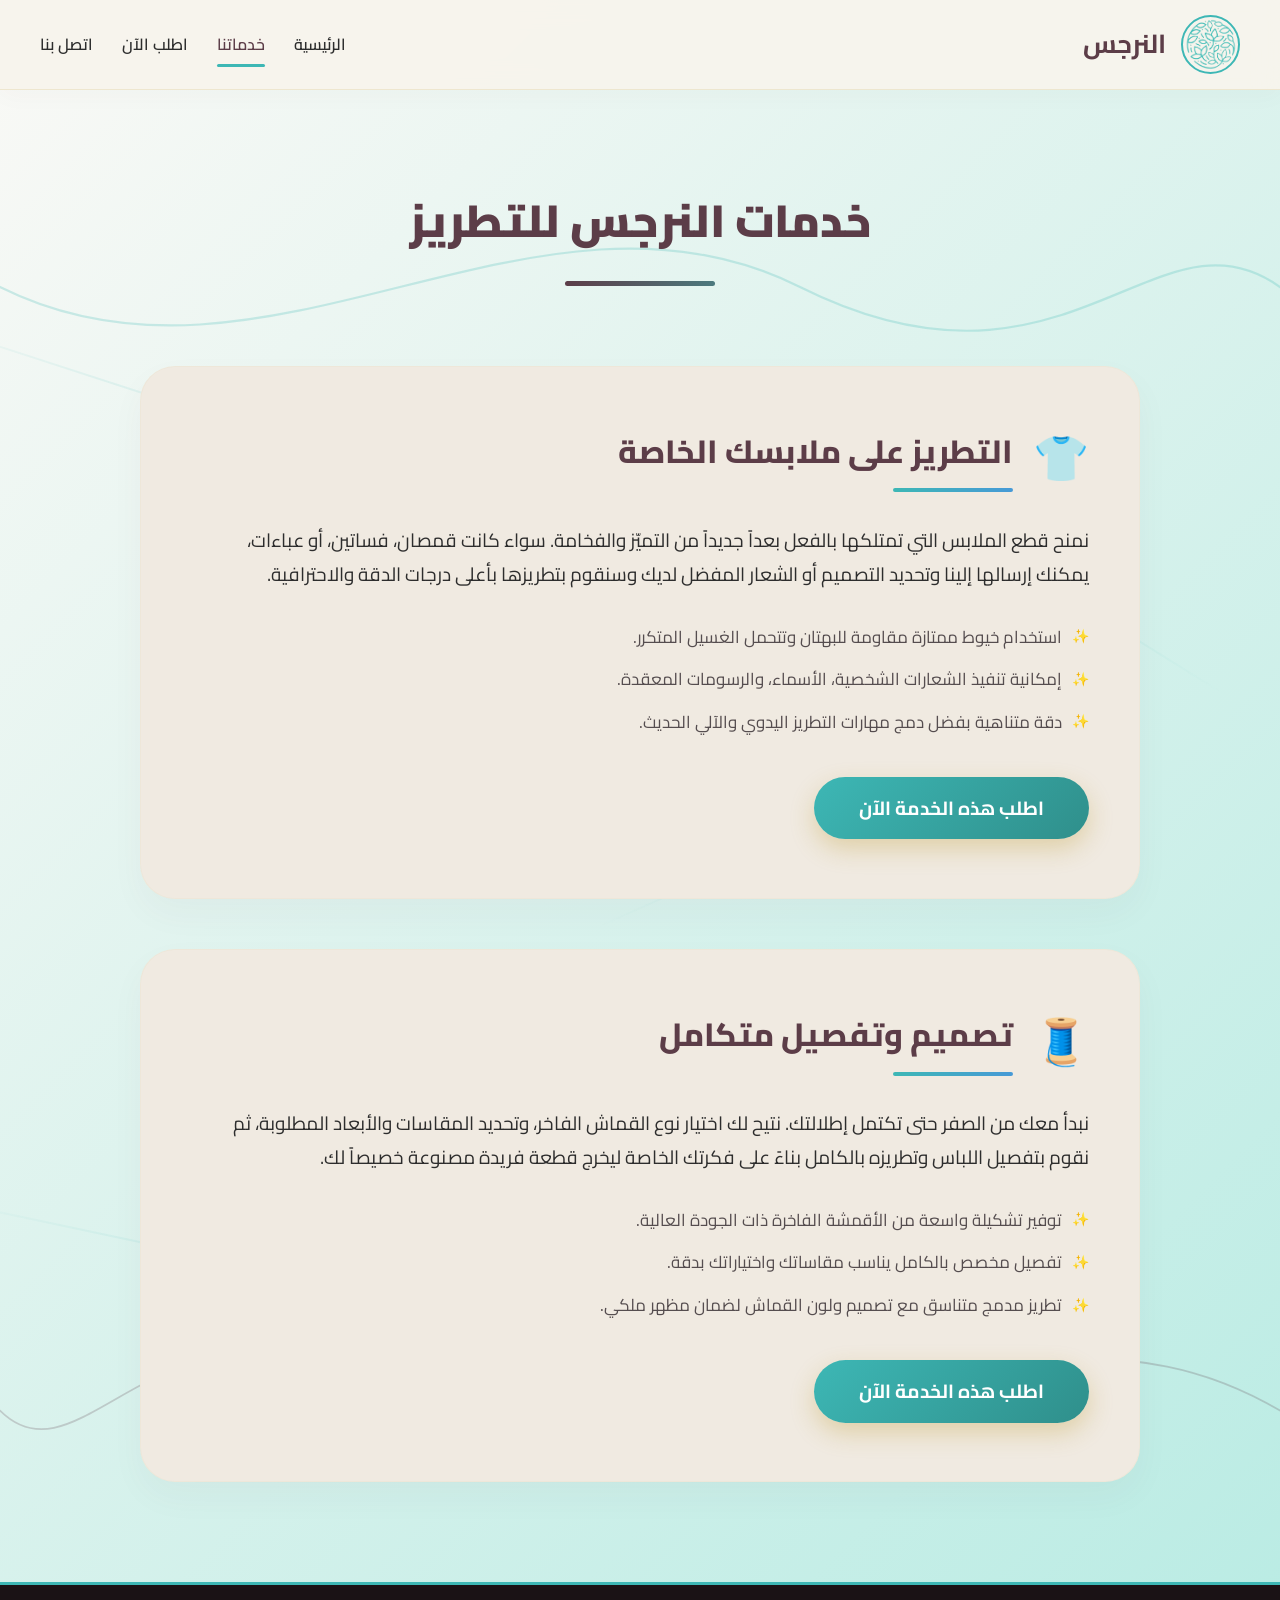
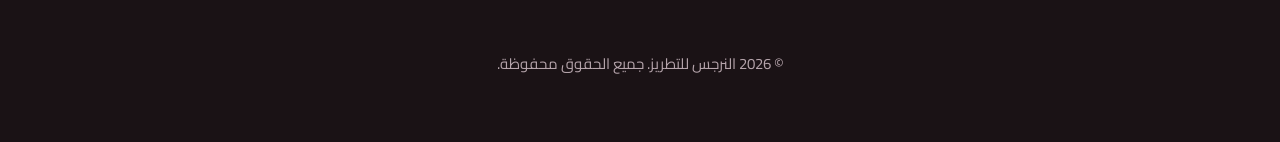
<file: services_4b1c4e50.html>
<!DOCTYPE html>
<html lang="ar" dir="rtl">
<head>
    <meta charset="UTF-8">
    <meta name="viewport" content="width=device-width, initial-scale=1.0">
    <title>خدماتنا | النرجس للتطريز</title>
    <!-- استدعاء خط Cairo من جوجل -->
    <link rel="preconnect" href="https://fonts.googleapis.com">
    <link rel="preconnect" href="https://fonts.gstatic.com" crossorigin>
    <link href="https://fonts.googleapis.com/css2?family=Cairo:wght=300;400;600;700;900&display=swap" rel="stylesheet">
    
    <style>
        /* الألوان والهوية البصرية الدافئة والمريحة للعين */
        :root {
            --primary-color: #5c3d48; /* العنابي الملكي للمطرزات */
            --accent-color: #3DB7B5;  /* الذهبي الدافئ المريح */
            --bg-color: #FAF9F6;      /* درجة كريمية دافئة جداً وناعمة للعين */
            --card-bg: #f0eae1;       /* درجة دافئة للبطاقات والقوائم */
            --card-hover: #eae2d5;    /* درجة دافئة عند تمرير الماوس */
            --text-dark: #2d2d2d;     
            --text-muted: #554d4f;    
            --shadow: 0 15px 35px rgba(92, 61, 72, 0.04);
            --transition: cubic-bezier(0.34, 1.56, 0.64, 1);
        }

        body {
            font-family: 'Cairo', 'Segoe UI', sans-serif;
            background: linear-gradient(135deg, #FAF9F6 0%, #B7EBE3 100%);
            background-color: var(--bg-color);
            color: var(--text-dark);
            margin: 0;
            padding: 0;
            line-height: 1.8;
            overflow-x: clip;
            position: relative;
            perspective: 1000px;
        }

        /* 🧵 الخلفية الحية ممتدة ثلاثية الأبعاد */
        .bg-threads-3d {
            position: fixed;
            top: 0;
            left: 0;
            width: 100%;
            height: 100%;
            pointer-events: none;
            z-index: 0;
            transform-style: preserve-3d;
        }

        .thread-3d {
            position: absolute;
            width: 100%;
            max-width: 100%;
            height: 400px;
            fill: none;
            stroke-linecap: round;
            filter: drop-shadow(0 15px 20px rgba(92, 61, 72, 0.15));
        }

        .t-gold {
            top: 5%;
            left: 0;
            stroke: rgba(61, 183, 181, 0.24);
            stroke-width: 2.5;
            animation: weave3D-Gold 20s infinite ease-in-out alternate;
        }

        .t-burgundy {
            bottom: 5%;
            right: 0;
            stroke: rgba(92, 61, 72, 0.22);
            stroke-width: 2;
            animation: weave3D-Burgundy 25s infinite ease-in-out alternate;
        }

        /* شريط التنقل العلوي */
        header {
            background-color: rgba(247, 244, 237, 0.95); 
            backdrop-filter: blur(12px);
            box-shadow: 0 4px 25px rgba(92, 61, 72, 0.03);
            position: sticky;
            top: 0;
            z-index: 1000;
            border-bottom: 1px solid rgba(184, 148, 36, 0.15);
        }

        .nav-container {
            max-width: 1200px;
            margin: 0 auto;
            display: flex;
            justify-content: space-between;
            align-items: center;
            padding: 15px 20px;
        }

        .logo-wrapper {
            display: flex;
            align-items: center;
            gap: 15px;
            cursor: pointer;
        }

        .logo-img {
            width: 55px;
            height: 55px;
            border-radius: 50%;
            object-fit: cover;
            border: 2px solid var(--accent-color);
            transition: transform 0.8s var(--transition);
        }

        .logo-wrapper:hover .logo-img {
            transform: rotate(360deg) scale(1.15);
        }

        .logo-text {
            font-size: 26px;
            font-weight: 700;
            color: var(--primary-color);
        }

        nav a {
            color: var(--text-dark);
            text-decoration: none;
            margin-right: 25px;
            font-weight: 600;
            font-size: 16px;
            position: relative;
            transition: color 0.3s ease;
            padding: 8px 0;
            display: inline-block;
        }

        /* ⚡ خطوط ألوان حية ومتحركة تحت أزرار النافبار */
        nav a::after {
            content: '';
            position: absolute;
            bottom: 0;
            left: 0;
            width: 100%;
            height: 3px;
            border-radius: 2px;
            background: linear-gradient(270deg, var(--accent-color), var(--primary-color), #3DB7B5, var(--accent-color));
            background-size: 400% 400%;
            transform: scaleX(0);
            transform-origin: right;
            transition: transform 0.4s var(--transition);
            animation: animateGradientStream 4s infinite linear;
        }

        nav a:hover::after, nav a.active::after {
            transform: scaleX(1);
        }

        nav a:hover, nav a.active {
            color: var(--primary-color);
        }

        /* 📄 عنوان الصفحة الرئيسي */
        .page-header {
            text-align: center;
            padding: 60px 20px 20px 20px;
            position: relative;
            z-index: 1;
        }

        .page-header h1 {
            font-size: 45px;
            color: var(--primary-color);
            font-weight: 900;
            margin-bottom: 10px;
        }

        /* فاصل ألوان متحرك وحي تحت العنوان الرئيسي لصفحة الخدمات */
        .header-divider {
            width: 150px;
            height: 5px;
            margin: 20px auto;
            border-radius: 10px;
            background: linear-gradient(270deg, var(--primary-color), var(--accent-color), #3DB7B5, var(--primary-color));
            background-size: 600% 600%;
            animation: animateGradientStream 6s infinite linear;
        }

        /* 🛠️ تفاصيل الخدمات */
        .services-container {
            max-width: 1000px;
            margin: 40px auto 100px auto;
            padding: 0 20px;
            position: relative;
            z-index: 1;
        }

        .detailed-service-card {
            background-color: var(--card-bg);
            border-radius: 35px;
            padding: 50px;
            margin-bottom: 50px;
            box-shadow: var(--shadow);
            border: 1px solid rgba(184, 148, 36, 0.04);
            transition: transform 0.5s var(--transition), background-color 0.5s var(--transition);
        }

        .detailed-service-card:hover {
            transform: translateY(-8px);
            background-color: var(--card-hover);
        }

        .service-title-wrapper {
            display: flex;
            align-items: center;
            gap: 20px;
            margin-bottom: 25px;
        }

        .service-page-icon {
            font-size: 45px;
        }

        .detailed-service-card h2 {
            font-size: 32px;
            font-weight: 800;
            color: var(--primary-color);
            margin: 0;
            position: relative;
            display: inline-block;
            padding-bottom: 12px;
        }

        /* ⚡ أشرطة ألوان حية ومتحركة باستمرار تحت العناوين الرئيسية لكل خدمة */
        .detailed-service-card h2::after {
            content: '';
            position: absolute;
            bottom: 0;
            right: 0;
            width: 120px;
            height: 4px;
            border-radius: 4px;
            background: linear-gradient(270deg, var(--accent-color), var(--primary-color), #4a90e2, var(--accent-color));
            background-size: 400% 400%;
            animation: animateGradientStream 4s infinite linear;
        }

        .detailed-service-card p {
            color: var(--text-dark);
            font-size: 19px;
            margin-bottom: 30px;
        }

        .features-list {
            list-style: none;
            padding: 0;
            margin: 0 0 40px 0;
        }

        .features-list li {
            font-size: 17px;
            color: var(--text-muted);
            margin-bottom: 12px;
            display: flex;
            align-items: center;
            gap: 10px;
        }

        .features-list li::before {
            content: '✨';
            font-size: 14px;
        }

        /* 🌟 أزرار طلب الخدمة المحدثة مع تأثير اللمعان والوميض التفاعلي الفاخر */
        .btn-order-service {
            background: linear-gradient(135deg, var(--accent-color) 0%, #2F8F8B 100%);
            color: #fff;
            padding: 14px 45px;
            font-size: 19px;
            font-weight: 700;
            border: none;
            border-radius: 50px;
            cursor: pointer;
            text-decoration: none;
            display: inline-block;
            box-shadow: 0 10px 25px rgba(184, 148, 36, 0.3);
            transition: transform 0.4s var(--transition), box-shadow 0.4s var(--transition);
            position: relative;
            overflow: hidden; /* لحجز وميض الضوء داخل محيط الزر */
            z-index: 1;
        }

        /* خط ضوء مائل يمر عبر الزر لصنع اللمعان البصري التفاعلي */
        .btn-order-service::before {
            content: '';
            position: absolute;
            top: 0;
            left: -150%;
            width: 50%;
            height: 100%;
            background: linear-gradient(to right, rgba(255,255,255,0) 0%, rgba(255,255,255,0.6) 50%, rgba(255,255,255,0) 100%);
            transform: skewX(-25deg);
            transition: none;
        }

        .btn-order-service:hover {
            transform: translateY(-5px) scale(1.04);
            box-shadow: 0 0 25px rgba(184, 148, 36, 0.8), 0 0 50px rgba(184, 148, 36, 0.4);
        }

        /* تشغيل وميض اللمعان الدائري باستمرار عند تحويم الماوس */
        .btn-order-service:hover::before {
            animation: shineEffect 1.2s infinite ease-in-out;
        }

        /* تذييل الصفحة */
        footer {
            background-color: #1a1215;
            color: #b5a4ab;
            text-align: center;
            padding: 50px 20px;
            font-size: 15px;
            border-top: 3px solid var(--accent-color);
            position: relative;
            z-index: 1;
        }

        /* 🎬 قوانين الحركات */
        @keyframes shineEffect {
            0% { left: -150%; }
            50% { left: 150%; }
            100% { left: 150%; }
        }

        @keyframes animateGradientStream {
            0% { background-position: 0% 50%; }
            50% { background-position: 100% 50%; }
            100% { background-position: 0% 50%; }
        }

        @keyframes weave3D-Gold {
            0% { transform: translate3d(0, 0, -100px) rotateX(10deg) rotateY(5deg); stroke-dashoffset: 0; }
            50% { transform: translate3d(20px, 30px, 50px) rotateX(-5deg) rotateY(15deg); }
            100% { transform: translate3d(-10px, -20px, -50px) rotateX(5deg) rotateY(-10deg); stroke-dashoffset: -300; }
        }

        @keyframes weave3D-Burgundy {
            0% { transform: translate3d(0, 0, -50px) rotateX(-10deg) rotateY(-10deg); stroke-dashoffset: 0; }
            50% { transform: translate3d(-20px, -40px, 80px) rotateX(15deg) rotateY(5deg); }
            100% { transform: translate3d(15px, 20px, -120px) rotateX(-5deg) rotateY(10deg); stroke-dashoffset: 300; }
        }

        @media (max-width: 768px) {
            .nav-container { flex-direction: column; gap: 15px; padding: 15px; }
            nav { display: flex; justify-content: center; flex-wrap: wrap; gap: 12px; }
            nav a { margin: 0 5px; }
            .detailed-service-card { padding: 30px 20px; }
            .page-header h1 { font-size: 32px; }
            .bg-threads-3d { opacity: 0.15; }
        }
    </style>
    <link rel="icon" type="image/png" href="lo.png">

<style id="thread-motion">
.thread-motion{position:fixed;inset:0;pointer-events:none;z-index:0;overflow:hidden;opacity:.38;}
.thread-motion span{position:absolute;width:42vw;height:2px;background:linear-gradient(90deg,transparent,rgba(61,183,181,.28),transparent);border-radius:999px;transform-origin:center;animation:threadDrift 14s ease-in-out infinite;}
.thread-motion span:nth-child(1){top:22%;left:-12%;transform:rotate(18deg);animation-delay:-2s;}
.thread-motion span:nth-child(2){top:48%;left:45%;width:35vw;transform:rotate(-24deg);animation-delay:-7s;}
.thread-motion span:nth-child(3){top:72%;left:-8%;width:48vw;transform:rotate(12deg);animation-delay:-10s;}
.thread-motion span:nth-child(4){top:34%;left:68%;width:30vw;transform:rotate(32deg);animation-delay:-5s;}
@keyframes threadDrift{0%,100%{translate:0 0;scale:1;opacity:.55;}50%{translate:18px -10px;scale:1.04;opacity:1;}}
@media (prefers-reduced-motion:reduce){.thread-motion span{animation:none;}}
@media (max-width:600px){.thread-motion{opacity:.22}.thread-motion span{width:70vw}.thread-motion span:nth-child(2){left:35%;width:55vw}.thread-motion span:nth-child(4){left:55%;width:45vw;}}
</style>
</head>
<body>

    <!-- 🧵 الخلفية الحية ممتدة ثلاثية الأبعاد -->
    <div class="thread-motion" aria-hidden="true"><span></span><span></span><span></span><span></span></div>
<div class="bg-threads-3d">
        <svg class="thread-3d t-gold" viewBox="0 0 1440 400">
            <path d="M0,200 C300,350 600,50 900,200 C1200,350 1300,100 1440,200" />
        </svg>
        <svg class="thread-3d t-burgundy" viewBox="0 0 1440 400">
            <path d="M1440,150 C1100,-50 800,350 500,150 C200,-50 100,250 0,150" />
        </svg>
    </div>

    <header>
        <div class="nav-container">
            <div class="logo-wrapper">
                <img src="lo.png" alt="شعار النرجس" class="logo-img">
                <div class="logo-text"><span>النرجس</span></div>
            </div>
            <nav>
                <a href="index.html">الرئيسية</a>
                <a href="services.html" class="active">خدماتنا</a>
                <a href="order.html">اطلب الآن</a>
                <a href="contact.html">اتصل بنا</a>
            </nav>
        </div>
    </header>

    <div class="page-header">
        <h1>خدمات النرجس للتطريز</h1>
        <div class="header-divider"></div>
    </div>

    <div class="services-container">

        <!-- الخدمة الأولى -->
        <div class="detailed-service-card">
            <div class="service-title-wrapper">
                <div class="service-page-icon">👕</div>
                <h2>التطريز على ملابسك الخاصة</h2>
            </div>
            <p>نمنح قطع الملابس التي تمتلكها بالفعل بعداً جديداً من التميّز والفخامة. سواء كانت قمصان، فساتين، أو عباءات، يمكنك إرسالها إلينا وتحديد التصميم أو الشعار المفضل لديك وسنقوم بتطريزها بأعلى درجات الدقة والاحترافية.</p>
            <ul class="features-list">
                <li>استخدام خيوط ممتازة مقاومة للبهتان وتتحمل الغسيل المتكرر.</li>
                <li>إمكانية تنفيذ الشعارات الشخصية، الأسماء، والرسومات المعقدة.</li>
                <li>دقة متناهية بفضل دمج مهارات التطريز اليدوي والآلي الحديث.</li>
            </ul>
            <a href="order.html" class="btn-order-service">اطلب هذه الخدمة الآن</a>
        </div>

        <!-- الخدمة الثانية -->
        <div class="detailed-service-card">
            <div class="service-title-wrapper">
                <div class="service-page-icon">🧵</div>
                <h2>تصميم وتفصيل متكامل</h2>
            </div>
            <p>نبدأ معك من الصفر حتى تكتمل إطلالتك. نتيح لك اختيار نوع القماش الفاخر، وتحديد المقاسات والأبعاد المطلوبة، ثم نقوم بتفصيل اللباس وتطريزه بالكامل بناءً على فكرتك الخاصة ليخرج قطعة فريدة مصنوعة خصيصاً لك.</p>
            <ul class="features-list">
                <li>توفير تشكيلة واسعة من الأقمشة الفاخرة ذات الجودة العالية.</li>
                <li>تفصيل مخصص بالكامل يناسب مقاساتك واختياراتك بدقة.</li>
                <li>تطريز مدمج متناسق مع تصميم ولون القماش لضمان مظهر ملكي.</li>
            </ul>
            <a href="order.html" class="btn-order-service">اطلب هذه الخدمة الآن</a>
        </div>

    </div>

    <footer>
        <p>&copy; 2026 النرجس للتطريز. جميع الحقوق محفوظة.</p>
    </footer>

</body>
</html>
</file>
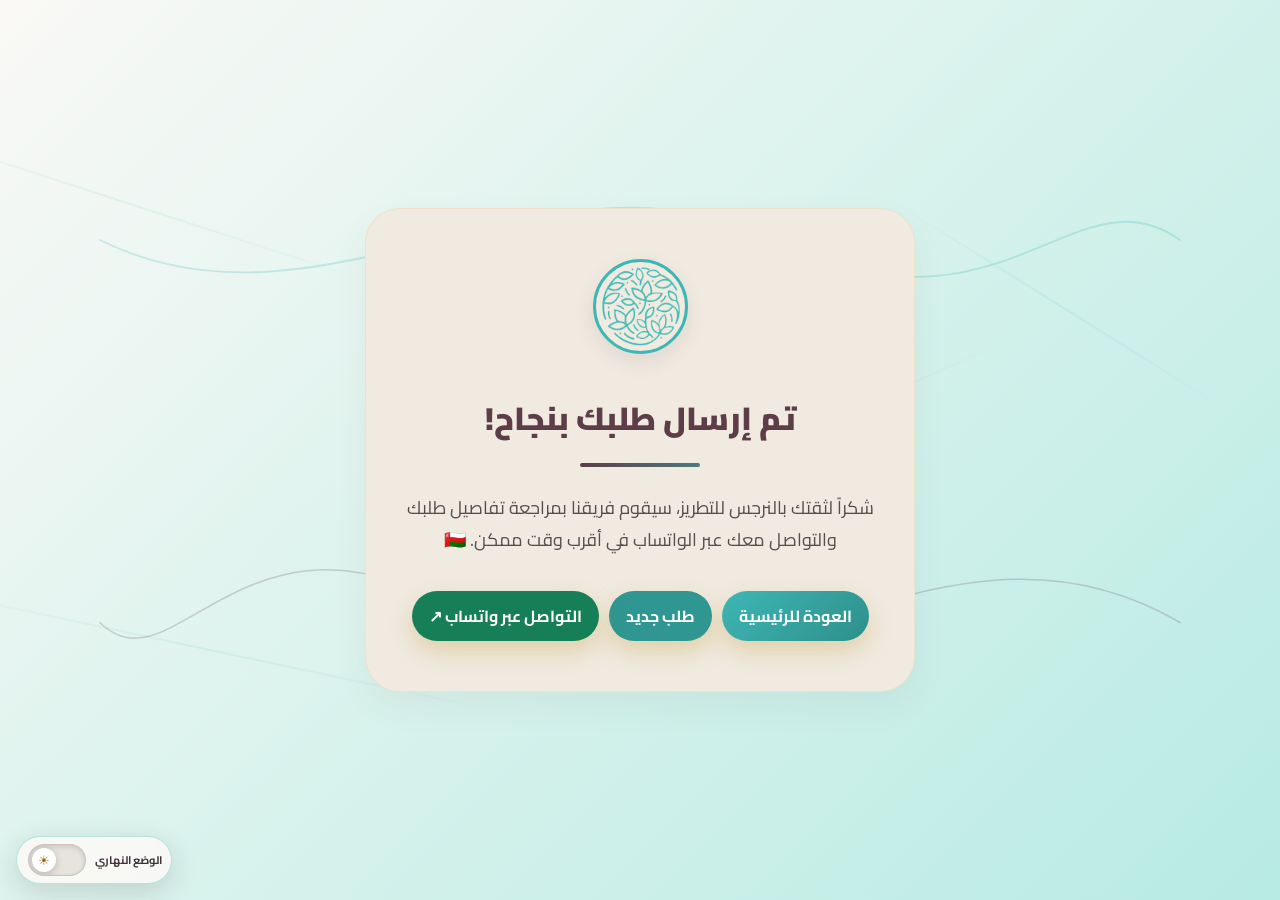
<file: thank-you.html>
<!DOCTYPE html>

<html dir="rtl" lang="ar">
<head>
<meta charset="utf-8"/>
<meta content="width=device-width, initial-scale=1.0" name="viewport"/>
<meta content="وصلت إلى صفحة تأكيد طلب النرجس للتطريز. تابع تعليمات الصفحة للتواصل بشأن تفاصيل طلبك." name="description"/>
<meta content="#5c3d48" name="theme-color"/>
<!-- السطر المسؤول عن تغيير أيقونة المتصفح لشعار النرجس -->
<link href="lo.png" rel="icon" type="image/png"/>
<title>تم إرسال طلبك بنجاح | النرجس للتطريز</title>
<!-- استدعاء خط Cairo ليتناسب مع الهوية البصرية الجديدة للموقع -->
<link href="https://fonts.googleapis.com" rel="preconnect"/>
<link crossorigin="" href="https://fonts.gstatic.com" rel="preconnect"/>
<link href="https://fonts.googleapis.com/css2?family=Cairo:wght=300;400;600;700;900&amp;display=swap" rel="stylesheet"/>
<style>
        /* الألوان والهوية البصرية الدافئة والمريحة للعين المتطابقة مع الهوية الجديدة */
        :root {
            --primary-color: #5c3d48; /* العنابي الملكي للمطرزات */
            --accent-color: #3DB7B5;  /* الذهبي الدافئ المريح */
            --bg-color: #FAF9F6;      /* درجة كريمية دافئة جداً وناعمة للعين */
            --card-bg: #f0eae1;       /* درجة دافئة للبطاقات بدلاً من الأبيض الصريح */
            --text-dark: #2d2d2d;     /* رمادي داكن ناعم للنصوص */
            --text-muted: #554d4f;    /* لون مريح للقراءة */
            --shadow: 0 15px 35px rgba(92, 61, 72, 0.06);
            --transition: cubic-bezier(0.34, 1.56, 0.64, 1);
        }
        
        body {
            overflow-x: clip;
            font-family: 'Cairo', 'Segoe UI', sans-serif;
            background: linear-gradient(135deg, #FAF9F6 0%, #B7EBE3 100%);
            background-color: var(--bg-color);
            color: var(--text-dark);
            display: flex;
            justify-content: center;
            align-items: center;
            min-height: 100vh;
            min-height: 100dvh;
            height: auto;
            margin: 0;
            overflow-x: clip;
            overflow-y: visible;
            position: relative;
            perspective: 1000px;
        }

        /* 🧵 تأثير الخيوط الحية ثلاثية الأبعاد العائمة في الخلفية */
        .bg-threads-3d {
            position: fixed;
            top: 0;
            left: 0;
            width: 100%;
            height: 100%;
            pointer-events: none;
            z-index: 0;
            transform-style: preserve-3d;
        }

        .thread-3d {
            position: absolute;
            width: 100%;
            max-width: 100%;
            height: 300px;
            fill: none;
            stroke-linecap: round;
        }

        .t-gold {
            top: 10%;
            left: 0;
            stroke: rgba(61, 183, 181, 0.24); 
            stroke-width: 2.5;
            animation: weave3D-Gold 25s infinite ease-in-out alternate;
        }

        .t-burgundy {
            bottom: 10%;
            right: 0;
            stroke: rgba(92, 61, 72, 0.22); 
            stroke-width: 2;
            animation: weave3D-Burgundy 30s infinite ease-in-out alternate;
        }

        /* بطاقة الشكر الفاخرة */
        .thank-you-card {
            background-color: var(--card-bg);
            padding: 50px 40px;
            border-radius: 35px;
            box-shadow: var(--shadow);
            text-align: center;
            max-width: 550px;
            width: 90%;
            border: 1px solid rgba(184, 148, 36, 0.1);
            position: relative;
            z-index: 1;
            transition: transform 0.5s ease, box-shadow 0.5s ease;
        }

        .thank-you-card:hover {
            transform: translateY(-5px);
            box-shadow: 0 25px 50px rgba(92, 61, 72, 0.1);
        }

        /* تنسيق شعار النرجس الدائري الحركي */
        .logo-img-thank {
            width: 95px;
            height: 95px;
            border-radius: 50%;
            object-fit: cover;
            margin-bottom: 15px;
            border: 3px solid var(--accent-color);
            transition: transform 0.8s var(--transition);
            box-shadow: 0 8px 20px rgba(92, 61, 72, 0.1);
        }

        .thank-you-card:hover .logo-img-thank {
            transform: rotate(360deg) scale(1.1);
        }

        h1 {
            color: var(--primary-color);
            font-size: 32px;
            font-weight: 900;
            margin-top: 10px;
            margin-bottom: 5px;
        }

        /* ⚡ فاصل ألوان متحرك وحي تحت العنوان */
        .divider {
            width: 120px;
            height: 4px;
            margin: 15px auto 25px auto;
            border-radius: 10px;
            background: linear-gradient(270deg, var(--primary-color), var(--accent-color), #3DB7B5, var(--primary-color));
            background-size: 600% 600%;
            animation: animateGradientStream 6s infinite linear;
        }

        p {
            font-size: 18px;
            color: var(--text-muted);
            margin-bottom: 35px;
            line-height: 1.8;
        }

        /* ✨ زر العودة المطور بتأثير اللمعان والتوهج الذهبي المتطابق مع الموقع */
        .btn-back {
            background: linear-gradient(135deg, var(--accent-color) 0%, #2F8F8B 100%);
            color: white;
            text-decoration: none;
            padding: 14px 40px;
            border-radius: 50px;
            font-weight: 700;
            font-size: 16px;
            transition: transform 0.4s var(--transition), box-shadow 0.4s var(--transition);
            display: inline-block;
            box-shadow: 0 10px 25px rgba(184, 148, 36, 0.3);
            position: relative;
            overflow: hidden;
            z-index: 1;
        }

        /* طبقة اللمعان المخفية للزر */
        .btn-back::before {
            content: '';
            position: absolute;
            top: 0;
            left: -150%;
            width: 50%;
            height: 100%;
            background: linear-gradient(to right, rgba(255,255,255,0) 0%, rgba(255,255,255,0.6) 50%, rgba(255,255,255,0) 100%);
            transform: skewX(-25deg);
            transition: none;
        }

        .btn-back:hover {
            transform: translateY(-5px) scale(1.02);
            box-shadow: 0 0 25px rgba(184, 148, 36, 0.8), 0 0 50px rgba(184, 148, 36, 0.4);
        }

        /* تفعيل تأثير وميض اللمعان عند التمرير */
        .btn-back:hover::before {
            animation: shineEffect 1.2s infinite ease-in-out;
        }

        /* 🎬 قوانين الحركات والتموجات واللمعان */
        @keyframes shineEffect {
            0% { left: -150%; }
            50% { left: 150%; }
            100% { left: 150%; }
        }

        @keyframes animateGradientStream {
            0% { background-position: 0% 50%; }
            50% { background-position: 100% 50%; }
            100% { background-position: 0% 50%; }
        }

        @keyframes weave3D-Gold {
            0% { transform: translate3d(0, 0, -100px) rotateX(10deg) rotateY(5deg); stroke-dashoffset: 0; }
            50% { transform: translate3d(20px, 30px, 50px) rotateX(-5deg) rotateY(15deg); }
            100% { transform: translate3d(-10px, -20px, -50px) rotateX(5deg) rotateY(-10deg); stroke-dashoffset: -300; }
        }

        @keyframes weave3D-Burgundy {
            0% { transform: translate3d(0, 0, -50px) rotateX(-10deg) rotateY(-10deg); stroke-dashoffset: 0; }
            50% { transform: translate3d(-20px, -40px, 80px) rotateX(15deg) rotateY(5deg); }
            100% { transform: translate3d(15px, 20px, -120px) rotateX(-5deg) rotateY(10deg); stroke-dashoffset: 300; }
        }

        /* التوافق مع الهواتف الذكية */
        @media (max-width: 768px) {
            .thank-you-card {
                padding: 40px 25px;
                margin: 20px;
            }
            h1 {
                font-size: 26px;
            }
            p {
                font-size: 16px;
            }
            .bg-threads-3d {
                opacity: 0.2;
            }
        }
    </style>
<style id="thread-motion">
.thread-motion{position:fixed;inset:0;pointer-events:none;z-index:0;overflow:hidden;opacity:.38;}
.thread-motion span{position:absolute;width:42vw;height:2px;background:linear-gradient(90deg,transparent,rgba(61,183,181,.28),transparent);border-radius:999px;transform-origin:center;animation:threadDrift 14s ease-in-out infinite;}
.thread-motion span:nth-child(1){top:22%;left:-12%;transform:rotate(18deg);animation-delay:-2s;}
.thread-motion span:nth-child(2){top:48%;left:45%;width:35vw;transform:rotate(-24deg);animation-delay:-7s;}
.thread-motion span:nth-child(3){top:72%;left:-8%;width:48vw;transform:rotate(12deg);animation-delay:-10s;}
.thread-motion span:nth-child(4){top:34%;left:68%;width:30vw;transform:rotate(32deg);animation-delay:-5s;}
@keyframes threadDrift{0%,100%{translate:0 0;scale:1;opacity:.55;}50%{translate:18px -10px;scale:1.04;opacity:1;}}
@media (prefers-reduced-motion:reduce){.thread-motion span{animation:none;}}
@media (max-width:600px){.thread-motion{opacity:.22}.thread-motion span{width:70vw}.thread-motion span:nth-child(2){left:35%;width:55vw}.thread-motion span:nth-child(4){left:55%;width:45vw;}}
</style>
<style id="mobile-experience-improvements">
/* قواعد عامة لتحسين الاستخدام على الهاتف دون تغيير تصميم الكمبيوتر */
html{max-width:100%;overflow-x:clip;-webkit-text-size-adjust:100%}
body{max-width:100%;overflow-x:clip}
img,video,svg,iframe{max-width:100%}
*,*::before,*::after{box-sizing:border-box}
@media(max-width:768px){
 header{position:sticky!important;top:0!important;z-index:1000!important;width:100%;}
 .nav-container{width:100%!important;max-width:100%!important;display:flex!important;flex-direction:column!important;align-items:center!important;justify-content:center!important;gap:6px!important;padding:9px 12px!important;}
 .logo-wrapper{display:flex!important;align-items:center!important;justify-content:center!important;gap:9px!important;}
 .logo-img{width:42px!important;height:42px!important;}
 .logo-text{font-size:21px!important;line-height:1.4!important;white-space:nowrap;}
 .nav-container nav,header nav{width:100%!important;display:flex!important;flex-wrap:wrap!important;align-items:center!important;justify-content:center!important;gap:3px 14px!important;}
 .nav-container nav a,header nav a{margin:0!important;padding:6px 1px!important;font-size:12px!important;line-height:1.5!important;white-space:nowrap;}
 .hero{min-height:58vh!important;padding:54px 12px!important;}
 .hero-content{width:100%!important;max-width:760px!important;padding:27px 17px!important;border-radius:22px!important;}
 .hero h1{font-size:clamp(25px,7vw,34px)!important;line-height:1.45!important;}
 .hero p{font-size:15px!important;line-height:1.8!important;}
 .about-brief,.services-preview,.services-container,.main-container{width:calc(100% - 24px)!important;max-width:100%!important;margin-left:auto!important;margin-right:auto!important;}
 .about-brief{padding:30px 17px!important;margin-top:35px!important;margin-bottom:35px!important;border-radius:22px!important;}
 .about-brief h2,.services-preview h2{font-size:clamp(24px,6.5vw,32px)!important;line-height:1.45!important;margin-bottom:20px!important;}
 .about-brief p{font-size:15px!important;line-height:1.9!important;}
 .services-preview{margin-top:45px!important;margin-bottom:45px!important;padding:0!important;}
 .services-grid,.service-grid,.contact-grid,.cards-grid{grid-template-columns:minmax(0,1fr)!important;gap:16px!important;}
 .service-card,.detailed-service-card,.contact-card,.about-section{width:100%!important;max-width:100%!important;min-width:0!important;padding:24px 16px!important;border-radius:22px!important;}
 .service-card h3,.detailed-service-card h2,.contact-card h2{font-size:21px!important;line-height:1.55!important;}
 .service-card p,.detailed-service-card p,.contact-card p,.about-section p{font-size:14px!important;line-height:1.9!important;overflow-wrap:anywhere;}
 .page-header{padding:28px 14px!important;margin:0 auto 20px!important;}
 .page-header h1{font-size:clamp(25px,7vw,32px)!important;line-height:1.5!important;}
 .page-header p{font-size:14px!important;line-height:1.8!important;}
 .btn-main,.btn-order-service,.btn-back,.btn-location{max-width:100%;min-height:44px;padding:12px 20px!important;font-size:14px!important;white-space:normal!important;line-height:1.6!important;}
 footer{padding:25px 14px!important;font-size:12px!important;line-height:1.8!important;}
 .thank-you-card{width:calc(100% - 28px)!important;max-width:620px!important;margin:18px auto!important;padding:30px 18px!important;border-radius:22px!important;}
 .thank-you-card h1{font-size:clamp(23px,6vw,30px)!important;line-height:1.5!important;}
 .thank-you-card p{font-size:14px!important;line-height:1.9!important;}
}
@media(max-width:380px){
 .nav-container{padding:8px 7px!important}.nav-container nav,header nav{gap:3px 9px!important}.nav-container nav a,header nav a{font-size:11px!important;}
 .hero{min-height:54vh!important;padding:38px 9px!important}.hero-content{padding:22px 13px!important;}
 .about-brief,.services-preview,.services-container,.main-container{width:calc(100% - 16px)!important;}
 .about-brief,.service-card,.detailed-service-card,.contact-card,.about-section{padding:21px 13px!important;}
 .thank-you-card{width:calc(100% - 18px)!important;padding:25px 13px!important;}
}
@media(hover:none){.service-card:hover,.contact-card:hover,.btn-main:hover,.btn-order-service:hover,.btn-back:hover{transform:none!important;}}
@media(prefers-reduced-motion:reduce){html{scroll-behavior:auto!important}*,*::before,*::after{animation:none!important;transition:none!important;}}
</style>
<style id="alnarjis-smooth-motion">
/* طبقة حركة موحّدة: انتقالات ناعمة ومتزنة على جميع صفحات الموقع */
:root { --motion-ease: cubic-bezier(.22,.72,.22,1); --motion-fast: 220ms; --motion-medium: 420ms; }
html { scroll-behavior: smooth; scroll-padding-top: 5rem; }
body { -webkit-font-smoothing: antialiased; text-rendering: optimizeLegibility; }
a, button, input, select, textarea, .service-card, .detailed-service-card,
.contact-card, .choice, .color-card, .upload, .review-card, .cost-card,
.btn, [class*="btn-"] {
  transition-property: color, background-color, border-color, box-shadow, opacity, transform, filter;
  transition-duration: var(--motion-fast);
  transition-timing-function: var(--motion-ease);
}
a { -webkit-tap-highlight-color: transparent; }
button, .btn, [class*="btn-"] { transform: translateZ(0); }
button:active, .btn:active, [class*="btn-"]:active { transform: translateY(1px) scale(.985); }
:where(a, button, input, select, textarea, [tabindex]):focus-visible {
  outline: 3px solid color-mix(in srgb, var(--accent-color, var(--teal, #3DB7B5)) 58%, transparent);
  outline-offset: 3px;
}
:where(input, select, textarea) { transition: border-color 220ms var(--motion-ease), box-shadow 220ms var(--motion-ease), background-color 220ms var(--motion-ease); }
:where(input, select, textarea):focus { box-shadow: 0 0 0 4px color-mix(in srgb, var(--accent-color, var(--teal, #3DB7B5)) 14%, transparent); }
img, video { max-width: 100%; }
@media (hover:hover) and (pointer:fine) {
  .service-card:hover, .detailed-service-card:hover, .contact-card:hover,
  .review-card:hover, .cost-card:hover { transform: translateY(-4px); }
  .choice:hover, .color-card:hover, .upload:hover { transform: translateY(-2px); }
  a:not(.btn):not([class*="btn-"]):hover { color: var(--accent-color, var(--teal, #2f9692)); }
}
/* انتقال خفيف بين الصفحات في المتصفحات الداعمة */
@view-transition { navigation: auto; }
::view-transition-old(root) { animation: narjis-page-out 180ms ease both; }
::view-transition-new(root) { animation: narjis-page-in 360ms var(--motion-ease) both; }
@keyframes narjis-page-out { to { opacity: .94; } }
@keyframes narjis-page-in { from { opacity: .86; transform: translateY(5px); } to { opacity: 1; transform: translateY(0); } }
/* شريط تقدّم رفيع أثناء التمرير */
#narjis-scroll-progress { position: fixed; inset: 0 auto auto 0; width: 0%; height: 3px; z-index: 10000; pointer-events: none; background: linear-gradient(90deg, var(--accent-color, var(--teal, #2f9692)), #75d4cc); box-shadow: 0 1px 6px rgba(47,150,146,.18); transform: translateZ(0); }
/* ظهور العناصر عند دخولها الشاشة؛ لا تُخفى العناصر إلا بعد تفعيل جافاسكربت بنجاح */
.motion-enhanced .motion-reveal { opacity: 0; transform: translate3d(0, 16px, 0); transition: opacity 560ms var(--motion-ease), transform 560ms var(--motion-ease); transition-delay: var(--reveal-delay, 0ms); will-change: opacity, transform; }
.motion-enhanced .motion-reveal.is-visible { opacity: 1; transform: translate3d(0,0,0); }
/* سلاسة الخطوات داخل نموذج الطلب من دون التأثير على إظهار/إخفاء الخطوات */
.order-page .choice, .order-page .color-card, .order-page .step,
body:has(.form-step) .choice, body:has(.form-step) .color-card, body:has(.form-step) .step {
  transition: background-color 240ms var(--motion-ease), border-color 240ms var(--motion-ease), color 240ms var(--motion-ease), box-shadow 240ms var(--motion-ease), transform 240ms var(--motion-ease);
}
@media (prefers-reduced-motion: reduce) {
  html { scroll-behavior: auto !important; }
  *, *::before, *::after { scroll-behavior: auto !important; animation-duration: .01ms !important; animation-iteration-count: 1 !important; transition-duration: .01ms !important; transition-delay: 0ms !important; }
  #narjis-scroll-progress { display: none; }
  .motion-enhanced .motion-reveal { opacity: 1 !important; transform: none !important; }
}
</style>
<style id="alnarjis-theme-styles">
:root{color-scheme:light;}
html[data-theme="dark"]{color-scheme:dark;--primary-color:#d5a8b9;--accent-color:#55d2cb;--bg-color:#111619;--card-bg:#1b252a;--card-hover:#26363b;--text-dark:#f3edf0;--text-muted:#c7b8bf;--shadow:0 16px 40px rgba(0,0,0,.22);--wine:#d5a8b9;--teal:#55d2cb;--mint:#11191c;--line:#30494b;--ink:#f4edf0;--muted:#aebdc1;}
/* لا نفرض انتقالًا على كل عنصر في الصفحة؛ ذلك يعطّل حركات التحويل ويزيد إعادة الرسم. */
html.theme-animating body,
html.theme-animating header,
html.theme-animating footer,
html.theme-animating .nav-container,
html.theme-animating .hero,
html.theme-animating .page-header,
html.theme-animating .about-brief,
html.theme-animating .about-section,
html.theme-animating .services-preview,
html.theme-animating .services-container,
html.theme-animating .main-container,
html.theme-animating .service-card,
html.theme-animating .detailed-service-card,
html.theme-animating .contact-card,
html.theme-animating .thank-you-card,
html.theme-animating .panel,
html.theme-animating .form-step,
html.theme-animating .review-card,
html.theme-animating .review-grid,
html.theme-animating .cost-card,
html.theme-animating .color-card,
html.theme-animating .choice,
html.theme-animating .upload,
html.theme-animating .field input,
html.theme-animating .field textarea,
html.theme-animating .field select,
html.theme-animating #summary,
html.theme-animating .theme-control,
html.theme-animating .theme-welcome-card,
html.theme-animating .theme-welcome-option,
html.theme-animating .theme-welcome-switchrow,
html.theme-animating .theme-welcome-continue {
  transition-property: background, background-color, color, border-color, box-shadow, filter !important;
  transition-duration: 420ms !important;
  transition-timing-function: cubic-bezier(.22,.72,.22,1) !important;
}
html.theme-animating h1, html.theme-animating h2, html.theme-animating h3,
html.theme-animating h4, html.theme-animating p, html.theme-animating li,
html.theme-animating label, html.theme-animating small,
html.theme-animating nav a, html.theme-animating .logo-text,
html.theme-animating .theme-label, html.theme-animating .review-row {
  transition: color 360ms cubic-bezier(.22,.72,.22,1) !important;
}
/* Keep theme-switch transforms animating smoothly; do not let the global color fade override them. */
html.theme-animating .theme-toggle,html.theme-animating .theme-thumb,html.theme-animating .theme-icon,html.theme-animating .welcome-switch,html.theme-animating .welcome-switch-thumb{transition-property:transform,background-color,border-color,opacity,box-shadow !important;transition-duration:.62s !important;transition-timing-function:cubic-bezier(.22,1,.36,1) !important;will-change:transform,background-color;}
body{transition:background-color .58s cubic-bezier(.22,1,.36,1),color .45s ease;}
.theme-control{position:fixed;left:16px;bottom:16px;z-index:100000;display:flex;align-items:center;gap:9px;padding:7px 9px 7px 11px;border:1px solid rgba(61,183,181,.35);border-radius:999px;background:rgba(250,249,246,.92);color:#44323a;box-shadow:0 8px 28px rgba(35,25,30,.15);backdrop-filter:blur(14px);-webkit-backdrop-filter:blur(14px);font-family:Cairo,Arial,sans-serif;direction:rtl;}
.theme-label{font-size:11px;font-weight:700;white-space:nowrap;user-select:none;min-width:52px;text-align:center;}
.theme-toggle{position:relative;direction:ltr;display:inline-block;flex:0 0 auto;width:58px;height:32px;padding:0;border:1px solid rgba(92,61,72,.2);border-radius:999px;background:#e7e4de;cursor:pointer;box-shadow:inset 0 2px 5px rgba(25,20,20,.13);overflow:hidden;touch-action:manipulation;-webkit-tap-highlight-color:transparent;transition:background-color .5s cubic-bezier(.22,1,.36,1),border-color .5s ease,transform .25s ease;}
.theme-toggle:hover{transform:scale(1.04)}.theme-toggle:active{transform:scale(.96)}.theme-toggle:focus-visible{outline:3px solid #3DB7B5;outline-offset:3px;}
.theme-thumb{position:absolute;top:3px;left:3px;width:24px;height:24px;border-radius:50%;background:#fff;box-shadow:0 2px 7px rgba(30,20,24,.22);transition:transform .62s cubic-bezier(.22,1,.36,1),background-color .45s ease;}
.theme-icon{position:absolute;top:50%;z-index:1;transform:translateY(-50%);font-size:13px;line-height:1;pointer-events:none;transition:opacity .3s ease,transform .55s cubic-bezier(.22,1,.36,1);}.theme-icon.sun{left:9px;color:#a66d19}.theme-icon.moon{right:9px;color:#d7eaff;opacity:.55}
html[data-theme="dark"] .theme-control{background:rgba(24,31,35,.94);color:#f3edf0;border-color:rgba(85,210,203,.42);box-shadow:0 8px 30px rgba(0,0,0,.38)}
html[data-theme="dark"] .theme-toggle{background:#287e7c;border-color:#55d2cb}.theme-toggle[aria-checked="true"] .theme-thumb{transform:translateX(26px);background:#f5f7ff}.theme-toggle[aria-checked="true"] .sun{opacity:.45;transform:translateY(-50%) rotate(-35deg) scale(.8)}.theme-toggle[aria-checked="true"] .moon{opacity:1;transform:translateY(-50%) rotate(0) scale(1.05)}
html[data-theme="dark"] body{background:#101518 !important;color:#f3edf0 !important;}
html[data-theme="dark"] header{background:rgba(18,24,28,.93) !important;border-color:rgba(85,210,203,.28) !important;box-shadow:0 6px 24px rgba(0,0,0,.24) !important;}
html[data-theme="dark"] header nav a,html[data-theme="dark"] .nav-container nav a{color:#d6cbd0 !important;}
html[data-theme="dark"] header nav a.active,html[data-theme="dark"] .nav-container nav a.active{color:#65ddd5 !important;border-color:#55d2cb !important;}
html[data-theme="dark"] .logo-text,html[data-theme="dark"] .logo-text span{color:#e5bdcc !important;}
html[data-theme="dark"] .page-header,html[data-theme="dark"] .about-brief,html[data-theme="dark"] .about-section,html[data-theme="dark"] .service-card,html[data-theme="dark"] .detailed-service-card,html[data-theme="dark"] .contact-card,html[data-theme="dark"] .icon-box,html[data-theme="dark"] .thank-you-card,html[data-theme="dark"] .panel,html[data-theme="dark"] .form-step,html[data-theme="dark"] .review-card,html[data-theme="dark"] .review-grid,html[data-theme="dark"] .cost-card,html[data-theme="dark"] .color-card,html[data-theme="dark"] .upload,html[data-theme="dark"] .choice,html[data-theme="dark"] .field input,html[data-theme="dark"] .field textarea,html[data-theme="dark"] .field select,html[data-theme="dark"] .two>*,html[data-theme="dark"] .contact-grid,html[data-theme="dark"] .main-container,html[data-theme="dark"] .services-container{background-color:#192226 !important;color:#f0e8ec !important;border-color:#30464b !important;}
html[data-theme="dark"] .service-card:hover,html[data-theme="dark"] .detailed-service-card:hover,html[data-theme="dark"] .contact-card:hover{background-color:#202e33 !important;}
html[data-theme="dark"] input,html[data-theme="dark"] textarea,html[data-theme="dark"] select{background:#151d21 !important;color:#f4edf0 !important;border-color:#42545a !important;}
html[data-theme="dark"] input::placeholder,html[data-theme="dark"] textarea::placeholder{color:#9daab0 !important;opacity:1;}
html[data-theme="dark"] option{background:#172126;color:#f4edf0;}
html[data-theme="dark"] h1,html[data-theme="dark"] h2,html[data-theme="dark"] h3,html[data-theme="dark"] h4,html[data-theme="dark"] .page-header p,html[data-theme="dark"] .intro p,html[data-theme="dark"] .field-label,html[data-theme="dark"] .panel-head,html[data-theme="dark"] .review-row,html[data-theme="dark"] .step,html[data-theme="dark"] .service-title-wrapper,html[data-theme="dark"] .features-list,html[data-theme="dark"] .about-section p,html[data-theme="dark"] .contact-card p,html[data-theme="dark"] .thank-you-card p{color:#f0e7eb !important;}
html[data-theme="dark"] p,html[data-theme="dark"] li,html[data-theme="dark"] label,html[data-theme="dark"] small,html[data-theme="dark"] .muted,html[data-theme="dark"] .text-muted{color:#c6b9bf;}
html[data-theme="dark"] .hero::after{background:linear-gradient(180deg,rgba(10,13,16,.15),rgba(10,13,16,.68)) !important;}
html[data-theme="dark"] .thread-motion,html[data-theme="dark"] .bg-threads-3d{opacity:.32;}
html[data-theme="dark"] footer{background:#0b0e10 !important;color:#bdb0b7 !important;border-color:#55d2cb !important;}
html[data-theme="dark"] .btn,html[data-theme="dark"] .btn-main,html[data-theme="dark"] .btn-secondary,html[data-theme="dark"] .btn-order-service,html[data-theme="dark"] .btn-back,html[data-theme="dark"] .btn-instagram,html[data-theme="dark"] .btn-location,html[data-theme="dark"] .btn-whatsapp{color:#fff !important;}
html[data-theme="dark"] .selected,html[data-theme="dark"] .choice.selected{background:#5c3d48 !important;border-color:#d5a8b9 !important;color:#fff !important;}
@media(max-width:600px){.theme-control{left:10px;bottom:calc(10px + env(safe-area-inset-bottom));gap:6px;padding:6px 7px 6px 9px;}.theme-label{font-size:10px;min-width:42px}.theme-toggle{width:54px;height:30px}.theme-thumb{width:22px;height:22px;top:3px}.theme-toggle[aria-checked="true"] .theme-thumb{transform:translateX(24px)}.theme-icon.sun{left:8px}.theme-icon.moon{right:8px}}
@media(prefers-reduced-motion:reduce){.theme-toggle,.theme-thumb,.theme-icon{transition-duration:.12s !important}.theme-control{scroll-behavior:auto}}

/* شاشة الترحيب واختيار المظهر لأول زيارة */
.theme-welcome[hidden]{display:none!important}
.theme-welcome{position:fixed;inset:0;z-index:1000000;display:grid;place-items:center;padding:22px;background:radial-gradient(ellipse at 18% 12%,rgba(61,183,181,.2),transparent 38%),radial-gradient(ellipse at 86% 90%,rgba(92,61,72,.19),transparent 42%),rgba(16,20,23,.74);backdrop-filter:blur(20px);-webkit-backdrop-filter:blur(20px);opacity:1;visibility:visible;transition:opacity .55s cubic-bezier(.22,1,.36,1),visibility .55s;direction:rtl;overflow-y:auto}
.theme-welcome.is-closing{opacity:0;visibility:hidden;pointer-events:none}
.theme-welcome-card{position:relative;width:min(100%,560px);margin:auto;overflow:hidden;border-radius:30px;padding:clamp(24px,5vw,42px);text-align:center;background:linear-gradient(145deg,rgba(255,255,255,.97),rgba(242,249,247,.96));border:1px solid rgba(61,183,181,.38);box-shadow:0 32px 90px rgba(0,0,0,.28),inset 0 1px 0 rgba(255,255,255,.9);color:#48353d;transform:translateY(0) scale(1);transition:background .5s,color .5s,transform .6s cubic-bezier(.22,1,.36,1),border-color .5s}
.theme-welcome-card:before{content:"";position:absolute;top:0;right:12%;left:12%;height:3px;border-radius:0 0 10px 10px;background:linear-gradient(90deg,#5c3d48,#3db7b5,#5c3d48)}
.theme-welcome-brand{display:flex;align-items:center;justify-content:center;gap:12px;margin:0 auto 18px}
.theme-welcome-logo{width:58px;height:58px;object-fit:cover;border-radius:50%;border:2px solid #3db7b5;box-shadow:0 5px 18px rgba(61,183,181,.22)}
.theme-welcome-brand-name{font-family:Cairo,'Segoe UI',sans-serif;font-weight:900;font-size:clamp(18px,4vw,23px);color:#5c3d48;line-height:1.35}
.theme-welcome-eyebrow{display:inline-flex;align-items:center;gap:7px;padding:5px 12px;border:1px solid rgba(61,183,181,.28);border-radius:999px;color:#237f7e;background:rgba(61,183,181,.09);font-size:12px;font-weight:800;margin-bottom:11px}
.theme-welcome-title{margin:0 0 8px;font-family:Cairo,'Segoe UI',sans-serif;font-size:clamp(24px,5vw,34px);font-weight:900;line-height:1.45;color:#5c3d48}
.theme-welcome-description{margin:0 auto 25px;max-width:410px;color:#70636a;font-size:14px;line-height:1.9}
.theme-welcome-options{display:grid;grid-template-columns:1fr 1fr;gap:12px;margin:0 0 20px;text-align:right}
.theme-welcome-option{position:relative;min-height:132px;padding:16px 15px 14px;border:1.5px solid #e5e3e1;border-radius:19px;background:rgba(255,255,255,.78);color:#5c3d48;text-align:right;cursor:pointer;font:inherit;transition:transform .35s cubic-bezier(.22,1,.36,1),border-color .35s,background .35s,box-shadow .35s;touch-action:manipulation;-webkit-tap-highlight-color:transparent}
.theme-welcome-option:hover{transform:translateY(-3px);box-shadow:0 12px 24px rgba(92,61,72,.09)}
.theme-welcome-option:focus-visible,.theme-welcome-continue:focus-visible,.welcome-switch:focus-visible{outline:3px solid #3db7b5;outline-offset:3px}
.theme-welcome-option[aria-pressed="true"]{border-color:#3db7b5;background:linear-gradient(145deg,rgba(61,183,181,.13),rgba(255,255,255,.95));box-shadow:0 0 0 3px rgba(61,183,181,.1),0 12px 26px rgba(61,183,181,.08)}
.theme-welcome-option[aria-pressed="true"]:after{content:"✓";position:absolute;top:10px;left:10px;width:22px;height:22px;display:grid;place-items:center;border-radius:50%;background:#3db7b5;color:#fff;font-size:13px;font-weight:900}
.theme-mode-emoji{display:flex;align-items:center;justify-content:center;width:45px;height:45px;margin-bottom:11px;border-radius:14px;font-size:23px;box-shadow:inset 0 1px 0 rgba(255,255,255,.55)}
.theme-mode-emoji.day{background:linear-gradient(145deg,#fff1c5,#ffdf83)}.theme-mode-emoji.night{background:linear-gradient(145deg,#263b53,#172333);color:#e5edff}
.theme-mode-name{display:block;font-weight:900;font-size:15px;margin-bottom:3px}.theme-mode-note{display:block;color:#81747b;font-size:11px;line-height:1.6}
.theme-welcome-switchrow{display:flex;align-items:center;justify-content:center;gap:12px;padding:12px 14px;margin-bottom:20px;border:1px solid rgba(92,61,72,.1);border-radius:16px;background:rgba(255,255,255,.56)}
.theme-welcome-switchlabel{font-size:12px;font-weight:800;color:#74666c}
.welcome-switch{position:relative;direction:ltr;display:inline-flex;align-items:center;flex:0 0 auto;width:68px;height:37px;padding:0;border:1px solid rgba(92,61,72,.18);border-radius:999px;background:linear-gradient(100deg,#f5d989,#f4e5b7);cursor:pointer;box-shadow:inset 0 2px 5px rgba(25,20,20,.12);overflow:hidden;touch-action:manipulation;-webkit-tap-highlight-color:transparent;transition:background .6s cubic-bezier(.22,1,.36,1),border-color .45s,transform .25s}
.welcome-switch:active{transform:scale(.96)}
.welcome-switch-thumb{position:absolute;left:4px;top:3px;width:29px;height:29px;border-radius:50%;display:grid;place-items:center;background:#fff;box-shadow:0 3px 8px rgba(30,20,24,.22);font-size:15px;transition:transform .62s cubic-bezier(.22,1,.36,1),background .45s}
.welcome-switch[aria-checked="true"]{background:linear-gradient(100deg,#2e757c,#202d45);border-color:#4fbeb7}
.welcome-switch[aria-checked="true"] .welcome-switch-thumb{transform:translateX(30px);background:#e9f7ff}
.theme-welcome-continue{display:flex;align-items:center;justify-content:center;gap:10px;width:100%;min-height:51px;padding:12px 20px;border:0;border-radius:15px;background:linear-gradient(105deg,#5c3d48,#744f5c 45%,#269a98);color:#fff;font-family:Cairo,'Segoe UI',sans-serif;font-size:15px;font-weight:900;cursor:pointer;box-shadow:0 10px 22px rgba(46,125,124,.22);transition:transform .35s cubic-bezier(.22,1,.36,1),box-shadow .35s,filter .35s}
.theme-welcome-continue:hover{transform:translateY(-2px);box-shadow:0 15px 28px rgba(46,125,124,.3);filter:saturate(1.08)}
.theme-welcome-foot{font-size:11px;color:#897d83;margin:13px 0 0;line-height:1.7}
html[data-theme="dark"] .theme-welcome-card{background:linear-gradient(145deg,rgba(29,38,43,.98),rgba(17,24,29,.98));border-color:rgba(85,210,203,.38);color:#f3edf0;box-shadow:0 32px 90px rgba(0,0,0,.5),inset 0 1px 0 rgba(255,255,255,.05)}
html[data-theme="dark"] .theme-welcome-brand-name,html[data-theme="dark"] .theme-welcome-title{color:#f1dbe3}
html[data-theme="dark"] .theme-welcome-description,html[data-theme="dark"] .theme-welcome-foot,html[data-theme="dark"] .theme-welcome-switchlabel{color:#b7c0c3}
html[data-theme="dark"] .theme-welcome-eyebrow{color:#81e7df;background:rgba(85,210,203,.1);border-color:rgba(85,210,203,.3)}
html[data-theme="dark"] .theme-welcome-option{background:rgba(255,255,255,.035);border-color:#39494f;color:#f3edf0}
html[data-theme="dark"] .theme-welcome-option[aria-pressed="true"]{background:rgba(85,210,203,.13);border-color:#55d2cb}
html[data-theme="dark"] .theme-mode-note{color:#b6bdc1}
html[data-theme="dark"] .theme-welcome-switchrow{background:rgba(0,0,0,.12);border-color:rgba(255,255,255,.08)}
html.theme-welcome-lock,body.theme-welcome-open{overflow:hidden!important;overscroll-behavior:none}
@media(max-width:480px){.theme-welcome{padding:13px;align-items:center}.theme-welcome-card{padding:27px 18px 22px;border-radius:23px}.theme-welcome-brand{margin-bottom:15px}.theme-welcome-logo{width:48px;height:48px}.theme-welcome-description{font-size:13px;margin-bottom:20px}.theme-welcome-options{gap:9px}.theme-welcome-option{min-height:123px;padding:13px 11px}.theme-mode-emoji{width:39px;height:39px;margin-bottom:9px}.theme-mode-name{font-size:14px}.theme-mode-note{font-size:10px}.theme-welcome-switchrow{margin-bottom:16px}.theme-welcome-continue{min-height:49px}}
@media(prefers-reduced-motion:reduce){.theme-welcome,.theme-welcome-card,.theme-welcome-option,.welcome-switch,.welcome-switch-thumb,.theme-welcome-continue{transition-duration:.01ms!important;animation:none!important}}


/* تثبيت شاشة الترحيب ومنع ظهور الضباب وحده */
#theme-welcome[hidden]{display:none!important}
#theme-welcome:not([hidden]){display:grid!important;position:fixed!important;inset:0!important;z-index:2147483000!important;place-items:center!important;pointer-events:auto!important;}
#theme-welcome:not([hidden]) > #theme-welcome-card{display:block!important;position:relative!important;z-index:1!important;visibility:visible!important;opacity:1!important;flex:none!important;width:min(100%,560px)!important;max-height:calc(100dvh - 32px)!important;overflow-y:auto!important;margin:auto!important;box-sizing:border-box!important;}
#theme-welcome:not([hidden]) > #theme-welcome-card *{visibility:visible;}
#theme-welcome:not([hidden]).is-closing{pointer-events:none!important;}
@media(max-width:480px){#theme-welcome:not([hidden]){padding:12px!important}#theme-welcome:not([hidden]) > #theme-welcome-card{width:min(100%,560px)!important;max-height:calc(100dvh - 24px)!important;padding:24px 16px 20px!important;border-radius:22px!important}}

</style>
<script id="alnarjis-theme-init">
(function(){try{var saved=localStorage.getItem('alnarjis-theme');if(saved==='dark'||saved==='light'){document.documentElement.setAttribute('data-theme',saved);}else{document.documentElement.setAttribute('data-theme','light');}}catch(e){document.documentElement.setAttribute('data-theme','light');}})();
</script>
<style id="alnarjis-theme-final-polish">
/* ضبط نهاري/ليلي موحّد — تُعرّف القيم هنا بعد جميع أنماط الصفحات حتى لا تطغى عليها قواعد قديمة */
html[data-theme="light"] { color-scheme: light; }
html[data-theme="dark"] { color-scheme: dark; }
html[data-theme="dark"] body {
  background: radial-gradient(ellipse at 12% 0%, rgba(37,117,117,.10), transparent 38%),
              radial-gradient(ellipse at 92% 80%, rgba(92,61,72,.13), transparent 36%),
              #101518 !important;
  color: #f2edf0 !important;
}
html[data-theme="dark"] main,
html[data-theme="dark"] section,
html[data-theme="dark"] .content,
html[data-theme="dark"] .container {
  color: #f2edf0;
}
/* صفحات المحتوى والبطاقات */
html[data-theme="dark"] .panel,
html[data-theme="dark"] .form-card,
html[data-theme="dark"] .summary-card,
html[data-theme="dark"] .service-card,
html[data-theme="dark"] .detailed-service-card,
html[data-theme="dark"] .contact-card,
html[data-theme="dark"] .about-section,
html[data-theme="dark"] .about-brief,
html[data-theme="dark"] .page-header,
html[data-theme="dark"] .thank-you-card,
html[data-theme="dark"] .review-card,
html[data-theme="dark"] .review-grid,
html[data-theme="dark"] .cost-card {
  background: linear-gradient(145deg, #1b252a, #151d21) !important;
  color: #f2edf0 !important;
  border-color: rgba(85,210,203,.24) !important;
  box-shadow: 0 16px 42px rgba(0,0,0,.20) !important;
}
/* إصلاح محدد للبرواز الأبيض الكبير في نموذج الطلب */
html[data-theme="dark"] #orderForm.panel {
  background: linear-gradient(145deg, rgba(26,36,41,.98), rgba(18,26,30,.98)) !important;
  border: 1px solid rgba(85,210,203,.26) !important;
  box-shadow: 0 18px 48px rgba(0,0,0,.30), inset 0 1px 0 rgba(255,255,255,.025) !important;
  backdrop-filter: none !important;
}
html[data-theme="dark"] .form-step { background: transparent !important; color: #f2edf0 !important; }
html[data-theme="dark"] .panel-head { background: transparent !important; border-color: rgba(85,210,203,.16) !important; }
html[data-theme="dark"] .panel-head h2,
html[data-theme="dark"] .intro h1,
html[data-theme="dark"] .review-card h3,
html[data-theme="dark"] .color-text strong { color: #e7c4d0 !important; }
html[data-theme="dark"] .intro p,
html[data-theme="dark"] .panel-head p,
html[data-theme="dark"] .color-text,
html[data-theme="dark"] .field small,
html[data-theme="dark"] .muted { color: #b8c4c7 !important; }
html[data-theme="dark"] label,
html[data-theme="dark"] .field-label,
html[data-theme="dark"] .step,
html[data-theme="dark"] .step-status { color: #e8e1e5 !important; }
html[data-theme="dark"] .choice,
html[data-theme="dark"] .color-card,
html[data-theme="dark"] .upload,
html[data-theme="dark"] .review-card,
html[data-theme="dark"] .cost-card {
  background: #192328 !important;
  color: #f2edf0 !important;
  border-color: #34484d !important;
}
html[data-theme="dark"] .choice.selected,
html[data-theme="dark"] .selected {
  background: linear-gradient(135deg, #6a4856, #4b3540) !important;
  border-color: #d8aebe !important;
  color: #fff !important;
}
html[data-theme="dark"] input:not([type="checkbox"]):not([type="radio"]),
html[data-theme="dark"] textarea,
html[data-theme="dark"] select,
html[data-theme="dark"] #summary {
  background: #121a1e !important;
  color: #f4edf0 !important;
  border-color: #3b5156 !important;
}
html[data-theme="dark"] #summary { border-radius: 14px !important; }
html[data-theme="dark"] input::placeholder,
html[data-theme="dark"] textarea::placeholder { color: #9dabb0 !important; }
html[data-theme="dark"] .back,
html[data-theme="dark"] .btn.back,
html[data-theme="dark"] .btn-secondary {
  background: #202b30 !important; color: #f3e8ed !important; border-color: #40545a !important;
}
html[data-theme="dark"] .steps:before { background: #304247 !important; }
html[data-theme="dark"] .step.active .circle,
html[data-theme="dark"] .step.done .circle {
  background: #5c3d48 !important; color: #fff !important; border-color: #55d2cb !important;
  box-shadow: 0 0 0 4px rgba(85,210,203,.13) !important;
}
html[data-theme="dark"] footer { background: #0b0f12 !important; color: #d5c9cf !important; border-color: #55d2cb !important; }
html[data-theme="dark"] .theme-control { background: rgba(24,31,35,.96) !important; color: #f3edf0 !important; border-color: rgba(85,210,203,.45) !important; }
/* مفتاح الشاشة الترحيبية: النهاري جهة اليمين والليلي جهة اليسار؛ حركة المقبض تعكس الاختيار بصريًا */
.welcome-switch .welcome-switch-thumb { left: auto !important; right: 4px !important; transform: translateX(0) !important; }
.welcome-switch[aria-checked="true"] .welcome-switch-thumb { left: auto !important; right: 4px !important; transform: translateX(-30px) !important; }
@media (max-width:480px) {
  .welcome-switch[aria-checked="true"] .welcome-switch-thumb { transform: translateX(-30px) !important; }
  html[data-theme="dark"] #orderForm.panel { padding: clamp(15px,4vw,22px) !important; border-radius: 20px !important; }
}
@media (prefers-reduced-motion: reduce) {
  html[data-theme="dark"] *, html[data-theme="light"] * { scroll-behavior: auto !important; }
  .welcome-switch .welcome-switch-thumb { transition-duration: .12s !important; }
}
</style>
<style id="alnarjis-quality-polish">
/* افصل منظور الحركة الثلاثية الأبعاد عن كامل الصفحة لتقليل كلفة الرسم. */
body { perspective: none !important; }
.bg-threads-3d { perspective: 1000px; }
html[data-welcome-seen="true"] #theme-welcome { display: none !important; }
@media (max-width: 720px) {
  .bg-threads-3d { opacity: .11 !important; }
  .thread-3d { filter: none !important; }
  .thread-motion { opacity: .16 !important; }
}

/* تحسين عام للأداء وسلاسة التفاعل */
html { text-size-adjust: 100%; -webkit-text-size-adjust: 100%; }
body { overflow-x: clip; }
button, .btn, [class*="btn-"] { transform: none; }
button:active, .btn:active, [class*="btn-"]:active { transform: translateY(1px) scale(.99); }
.theme-toggle, .theme-thumb, .theme-icon, .welcome-switch, .welcome-switch-thumb {
  backface-visibility: hidden;
  -webkit-backface-visibility: hidden;
}
.theme-toggle, .welcome-switch { touch-action: manipulation; }
/* تقليل المسافة والحركة في عناصر الظهور حتى لا يشعر الزائر بتأخر المحتوى */
.motion-enhanced .motion-reveal { transition-duration: 420ms !important; transition-delay: min(var(--reveal-delay,0ms), 120ms) !important; transform: translate3d(0,10px,0); will-change: auto !important; }
.motion-enhanced .motion-reveal.is-visible { transform: translate3d(0,0,0); }
/* صفحة الطلب: سطح أنيق بدون البرواز الأبيض الكبير، في النهاري والليلي */
#orderForm.panel { border-radius: 24px; overflow: clip; }
html[data-theme="dark"] #orderForm.panel {
  background: linear-gradient(145deg,#172126,#121a1e) !important;
  border: 1px solid rgba(85,210,203,.24) !important;
  box-shadow: 0 18px 44px rgba(0,0,0,.24) !important;
}
html[data-theme="dark"] #summary { background: #141d21 !important; border: 1px solid #30464b !important; color: #f0e8ec !important; }
html[data-theme="dark"] .review-grid .review-card { background: #192328 !important; }
html[data-theme="dark"] .urgent-invoice-note { color: #f4d59b !important; background: rgba(184,133,43,.12) !important; border-color: rgba(224,180,92,.32) !important; }
html[data-theme="light"] #orderForm.panel { background: rgba(255,255,255,.76); border-color: rgba(61,183,181,.24); box-shadow: 0 18px 46px rgba(57,82,80,.08); }
/* أزرار وخيارات واضحة وسريعة الاستجابة */
.choice, .color-card, .upload, .service-card, .detailed-service-card, .contact-card, .review-card, .cost-card { -webkit-tap-highlight-color: transparent; }
.choice:focus-visible, .theme-welcome-option:focus-visible, .welcome-switch:focus-visible { outline-offset: 4px; }
.form-step:not(.hidden) { animation: narjis-step-enter 240ms cubic-bezier(.22,.72,.22,1) both; }
@keyframes narjis-step-enter { from { opacity: .55; transform: translateY(7px); } to { opacity: 1; transform: translateY(0); } }
/* ألوان مريحة ومتناسقة في شاشة اختيار المظهر */
.theme-welcome { transition: opacity 420ms cubic-bezier(.22,.72,.22,1), visibility 420ms; }
.theme-welcome-card, .theme-welcome-option, .welcome-switch-thumb { transition-timing-function: cubic-bezier(.22,.72,.22,1); }
.welcome-switch-thumb { transition-duration: 420ms !important; }
/* لا نعيق حركة الأزرار والتحويلات عند تبديل المظهر؛ ننتقل فقط بالألوان على الأسطح المهمة */
@media (max-width: 720px) {
  .theme-control { box-shadow: 0 6px 18px rgba(20,20,20,.14); }
  .theme-welcome { padding: max(12px, env(safe-area-inset-top)) 12px max(12px, env(safe-area-inset-bottom)); }
  #orderForm.panel { width: min(100% - 20px, 900px); margin-inline: auto; }
  .form-step:not(.hidden) { animation-duration: 190ms; }
}
@media (max-width: 420px) {
  .theme-welcome-options { gap: 8px; }
  .theme-welcome-option { min-width: 0; }
  .theme-label { min-width: 40px; }
  #orderForm.panel { padding: 14px !important; border-radius: 18px !important; }
}
@media (prefers-reduced-motion: reduce) {
  .form-step:not(.hidden) { animation: none !important; }
  .motion-enhanced .motion-reveal { opacity: 1 !important; transform: none !important; }
}
</style>
<style id="narjis-usability-v3">
/* راحة القراءة والوصول في كل الصفحات */
html{scroll-padding-top:92px;-webkit-text-size-adjust:100%;text-size-adjust:100%}
body{overflow-x:clip}
a,button,input,select,textarea{ -webkit-tap-highlight-color:transparent }
a:focus-visible,button:focus-visible,input:focus-visible,select:focus-visible,textarea:focus-visible{outline:3px solid #3db7b5!important;outline-offset:3px!important}
.skip-to-content{position:fixed;top:8px;right:8px;z-index:900000;padding:10px 16px;border-radius:12px;background:#5c3d48;color:#fff!important;font:700 14px Cairo,Arial,sans-serif;text-decoration:none;transform:translateY(-160%);transition:transform .18s ease}
.skip-to-content:focus{transform:translateY(0)}
header nav a{min-height:42px;display:inline-flex!important;align-items:center;justify-content:center;line-height:1.5}
.logo-wrapper{min-width:0}
.logo-img{flex-shrink:0}
.narjis-back-top{position:fixed;right:16px;bottom:calc(16px + env(safe-area-inset-bottom));z-index:99000;width:46px;height:46px;border:1px solid rgba(61,183,181,.48);border-radius:50%;display:grid;place-items:center;background:rgba(92,61,72,.96);color:#fff;box-shadow:0 8px 22px rgba(25,20,23,.18);font:900 22px/1 Cairo,Arial,sans-serif;cursor:pointer;opacity:0;visibility:hidden;transform:translateY(8px);transition:opacity .22s ease,transform .22s ease,visibility .22s ease,background-color .22s ease}
.narjis-back-top.is-visible{opacity:1;visibility:visible;transform:translateY(0)}
.narjis-back-top:hover{background:#2f9692}
#narjis-scroll-progress{position:fixed;top:0;right:0;left:auto;height:3px;z-index:110000;width:0;background:linear-gradient(90deg,#5c3d48,#3db7b5);pointer-events:none}
@media(max-width:720px){
 .nav-container{padding:9px 12px!important;gap:8px!important;flex-wrap:wrap;justify-content:center!important}
 .logo-wrapper{justify-content:center}
 .logo-img{width:40px!important;height:40px!important}
 .logo-text{font-size:21px!important}
 header nav{width:100%;display:flex!important;flex-wrap:wrap!important;justify-content:center!important;gap:2px 9px!important}
 header nav a{margin:0!important;min-height:40px;padding:6px 4px!important;font-size:13px!important}
 .narjis-back-top{right:10px;bottom:calc(10px + env(safe-area-inset-bottom));width:44px;height:44px}
}
@media(max-width:390px){header nav{gap:0 5px!important}header nav a{font-size:12px!important;padding-inline:3px!important}.logo-img{width:36px!important;height:36px!important}.logo-text{font-size:19px!important}}
@media(prefers-reduced-motion:reduce){.skip-to-content,.narjis-back-top{transition:none!important}html{scroll-behavior:auto!important}}
</style>
<style id="narjis-thankyou-usability">.thank-you-actions{display:flex;flex-wrap:wrap;justify-content:center;gap:10px;margin-top:22px}.thank-you-actions .btn-back{min-height:44px;display:inline-flex;align-items:center;justify-content:center;text-decoration:none;padding:10px 17px!important}.thank-you-new-order{background:#2f9692!important;color:#fff!important}.thank-you-whatsapp{background:#177f58!important;color:#fff!important}@media(max-width:480px){.thank-you-actions{flex-direction:column}.thank-you-actions .btn-back{width:100%}}</style>
<style id="narjis-usability-v4">
:root{--narjis-burgundy:#5c3d48;--narjis-teal:#3db7b5;--narjis-focus:rgba(61,183,181,.32)}
html{scroll-padding-top:100px;-webkit-text-size-adjust:100%;text-size-adjust:100%}
body{overflow-x:clip}
button,a,input,select,textarea{touch-action:manipulation;-webkit-tap-highlight-color:transparent}
button:focus-visible,a:focus-visible,input:focus-visible,select:focus-visible,textarea:focus-visible{outline:3px solid var(--narjis-teal)!important;outline-offset:3px!important;box-shadow:0 0 0 4px var(--narjis-focus)}
img,video,svg{max-width:100%}
input,select,textarea{max-width:100%}
::selection{background:rgba(61,183,181,.25);color:inherit}
header{padding-top:env(safe-area-inset-top,0px)}
header nav a{min-height:42px;display:inline-flex!important;align-items:center;justify-content:center;line-height:1.55}
@media(hover:hover) and (pointer:fine){a,button{transition-property:color,background-color,border-color,box-shadow,transform;transition-duration:.2s;transition-timing-function:cubic-bezier(.2,.7,.2,1)}}
@media(max-width:720px){
 html{scroll-padding-top:84px}
 .nav-container{padding:9px 12px!important;gap:6px!important}
 header nav a{min-height:42px;padding:6px 5px!important}
 input,select,textarea{font-size:16px}
}
@media(prefers-reduced-motion:reduce){
 *,*::before,*::after{scroll-behavior:auto!important;animation-duration:.01ms!important;animation-iteration-count:1!important;transition-duration:.01ms!important;scroll-transition:none!important}
 .bg-threads-3d,.thread-3d{animation:none!important;filter:none!important}
}
</style>
<style id="narjis-enhancements-v5">
:root{--narjis-focus-ring:rgba(61,183,181,.34)}
html{scroll-padding-top:100px;-webkit-text-size-adjust:100%;text-size-adjust:100%}
#main-content,.main-content,.intro,.form-step .panel-head h2{scroll-margin-top:110px}
.skip-to-content{z-index:100000!important}
.narjis-scroll-progress{position:fixed;top:0;right:0;width:100%;height:3px;z-index:1900;pointer-events:none;background:linear-gradient(90deg,#5c3d48,#3db7b5);transform:scaleX(0);transform-origin:right center;will-change:transform}
.narjis-back-top{position:fixed;right:20px;bottom:20px;z-index:1600;width:46px;height:46px;display:grid;place-items:center;border:1px solid rgba(61,183,181,.55);border-radius:50%;background:rgba(92,61,72,.96);color:#fff;font:800 24px/1 'Cairo','Segoe UI',sans-serif;box-shadow:0 8px 24px rgba(27,32,34,.2);opacity:0;visibility:hidden;pointer-events:none;transform:translateY(9px);transition:opacity .22s ease,transform .22s ease,visibility .22s ease,background-color .2s ease;cursor:pointer;touch-action:manipulation}
.narjis-back-top.is-visible{opacity:1;visibility:visible;pointer-events:auto;transform:translateY(0)}
.narjis-back-top:hover{background:#2f8f8b}
.narjis-back-top:focus-visible{outline:3px solid #3db7b5;outline-offset:4px}
html[data-theme="dark"] .narjis-back-top{background:#1c3336;border-color:#55d2cb;color:#e8ffff}
html[data-theme="dark"] .narjis-back-top:hover{background:#286e6b}
@media(max-width:600px){html{scroll-padding-top:86px}#main-content,.main-content,.intro,.form-step .panel-head h2{scroll-margin-top:92px}.narjis-back-top{right:12px;bottom:calc(14px + env(safe-area-inset-bottom));width:44px;height:44px}}
@media(prefers-reduced-motion:reduce){.narjis-back-top{transition:none!important}.narjis-scroll-progress{transition:none!important}}
@media print{.narjis-scroll-progress,.narjis-back-top,.theme-control,.theme-welcome,.thread-motion,.bg-threads-3d,.skip-to-content,header,footer{display:none!important}}
</style>
</head>
<body>
<a class="skip-to-content" href="#main-content">انتقل إلى المحتوى الرئيسي</a>
<div aria-label="مظهر الموقع" class="theme-control"><span class="theme-label" id="theme-label">الوضع النهاري</span><button aria-checked="false" aria-label="التبديل بين الوضع النهاري والليلي" class="theme-toggle" id="theme-toggle" role="switch" title="التبديل بين الوضع النهاري والليلي" type="button"><span aria-hidden="true" class="theme-icon sun">☀</span><span aria-hidden="true" class="theme-icon moon">☾</span><span aria-hidden="true" class="theme-thumb"></span></button></div>
<!-- 🧵 الخلفية الحية الممتدة ثلاثية الأبعاد -->
<div aria-hidden="true" class="thread-motion"><span></span><span></span><span></span><span></span></div>
<div class="bg-threads-3d">
<svg class="thread-3d t-gold" viewbox="0 0 1440 400">
<path d="M0,200 C300,350 600,50 900,200 C1200,350 1300,100 1440,200"></path>
</svg>
<svg class="thread-3d t-burgundy" viewbox="0 0 1440 400">
<path d="M1440,150 C1100,-50 800,350 500,150 C200,-50 100,250 0,150"></path>
</svg>
</div>
<div class="thank-you-card" id="main-content" tabindex="-1">
<!-- شعار النرجس الدائري المحدث -->
<img alt="شعار النرجس" class="logo-img-thank" decoding="async" src="lo.png"/>
<h1>تم إرسال طلبك بنجاح!</h1>
<!-- الفاصل الملون الحي والمتحرك -->
<div class="divider"></div>
<p>شكراً لثقتك بالنرجس للتطريز، سيقوم فريقنا بمراجعة تفاصيل طلبك والتواصل معك عبر الواتساب في أقرب وقت ممكن. 🇴🇲</p>
<div class="thank-you-actions"><a class="btn-back" href="index.html">العودة للرئيسية</a><a class="btn-back thank-you-new-order" href="order.html">طلب جديد</a><a class="btn-back thank-you-whatsapp" href="https://api.whatsapp.com/send?phone=96892908668" rel="noopener noreferrer" target="_blank">التواصل عبر واتساب ↗</a></div>
</div>
<script id="alnarjis-smooth-motion-script">
(() => {
  'use strict';
  const reduced = window.matchMedia && window.matchMedia('(prefers-reduced-motion: reduce)').matches;
  const progress = document.createElement('div');
  progress.id = 'narjis-scroll-progress';
  progress.setAttribute('aria-hidden', 'true');
  if (document.body) document.body.appendChild(progress);

  let queued = false;
  const updateProgress = () => {
    queued = false;
    const doc = document.documentElement;
    const max = Math.max(1, doc.scrollHeight - window.innerHeight);
    const pct = Math.min(100, Math.max(0, (window.scrollY / max) * 100));
    progress.style.width = pct.toFixed(2) + '%';
  };
  const requestProgress = () => {
    if (!queued) { queued = true; window.requestAnimationFrame(updateProgress); }
  };
  window.addEventListener('scroll', requestProgress, { passive: true });
  window.addEventListener('resize', requestProgress, { passive: true });
  updateProgress();

  if (!reduced && 'IntersectionObserver' in window && document.body) {
    const selectors = [
      '.hero-content', '.about-brief', '.services-preview', '.service-card',
      '.page-header', '.detailed-service-card', '.about-section', '.contact-card',
      '.thank-you-card', '.intro', '.review-card', '.cost-card'
    ];
    const nodes = [...new Set(selectors.flatMap(sel => Array.from(document.querySelectorAll(sel))))];
    if (nodes.length) {
      document.body.classList.add('motion-enhanced');
      const observer = new IntersectionObserver((entries, obs) => {
        entries.forEach(entry => {
          if (entry.isIntersecting) {
            entry.target.classList.add('is-visible');
            obs.unobserve(entry.target);
          }
        });
      }, { threshold: 0.08, rootMargin: '0px 0px -28px 0px' });
      nodes.forEach((node, i) => {
        node.classList.add('motion-reveal');
        node.style.setProperty('--reveal-delay', (i % 4) * 55 + 'ms');
        observer.observe(node);
      });
    }
  }

  // Smoothly scroll only for same-page anchors; ordinary links/navigation remain untouched.
  document.addEventListener('click', event => {
    const link = event.target.closest && event.target.closest('a[href^="#"]');
    if (!link || reduced) return;
    const id = link.getAttribute('href');
    if (!id || id === '#') return;
    let target;
    try { target = document.querySelector(id); } catch (_) { return; }
    if (target) {
      event.preventDefault();
      target.scrollIntoView({ behavior: 'smooth', block: 'start' });
      if (history.replaceState) history.replaceState(null, '', id);
    }
  });
})();
</script>
<script id="alnarjis-theme-behavior">
(function(){
 var root=document.documentElement, toggle=document.getElementById('theme-toggle'), label=document.getElementById('theme-label');
 var requestedTheme=root.getAttribute('data-theme')==='dark'?'dark':'light';
 var frame=0, endTimer=0;
 var reduced=window.matchMedia&&window.matchMedia('(prefers-reduced-motion: reduce)').matches;
 function sync(theme){
   var dark=theme==='dark';
   if(toggle){toggle.setAttribute('aria-checked',dark?'true':'false');toggle.setAttribute('aria-label',dark?'التبديل إلى الوضع النهاري':'التبديل إلى الوضع الليلي');toggle.setAttribute('title',dark?'التبديل إلى الوضع النهاري':'التبديل إلى الوضع الليلي');}
   if(label)label.textContent=dark?'الوضع الليلي':'الوضع النهاري';
 }
 window.__narjisApplyTheme=function(theme,animate){
   if(theme!=='dark'&&theme!=='light')return;
   requestedTheme=theme;
   try{localStorage.setItem('alnarjis-theme',theme);}catch(e){}
   if(frame){cancelAnimationFrame(frame);frame=0;}
   if(endTimer){clearTimeout(endTimer);endTimer=0;}
   if(!animate||reduced){root.classList.remove('theme-animating');root.setAttribute('data-theme',theme);sync(theme);return;}
   root.classList.add('theme-animating');
   /* اترك المتصفح يرسم الحالة القديمة أولًا، ثم غيّر المظهر في الإطار التالي. */
   frame=requestAnimationFrame(function(){
     root.setAttribute('data-theme',theme);frame=0;sync(theme);
     endTimer=setTimeout(function(){root.classList.remove('theme-animating');endTimer=0;},470);
   });
   sync(theme);
 };
 if(toggle){toggle.addEventListener('click',function(){window.__narjisApplyTheme(requestedTheme==='dark'?'light':'dark',true);});}
 sync(requestedTheme);
})();
</script>
<script id="narjis-usability-script-v3">
(function(){
  'use strict';
  var reduced=window.matchMedia&&window.matchMedia('(prefers-reduced-motion: reduce)').matches;
  var topButton=document.createElement('button');
  topButton.type='button';topButton.className='narjis-back-top';topButton.setAttribute('aria-label','العودة إلى أعلى الصفحة');topButton.title='العودة إلى أعلى الصفحة';topButton.innerHTML='<span aria-hidden="true">↑</span>';
  document.body.appendChild(topButton);
  var queued=false;
  function refresh(){queued=false;topButton.classList.toggle('is-visible',window.scrollY>420);topButton.tabIndex=window.scrollY>420?0:-1;}
  window.addEventListener('scroll',function(){if(!queued){queued=true;requestAnimationFrame(refresh)}},{passive:true});
  window.addEventListener('resize',refresh,{passive:true});refresh();
  topButton.addEventListener('click',function(){window.scrollTo({top:0,behavior:reduced?'auto':'smooth'});});
  // منع تشغيل فيديو الحركة تلقائيًا عند تفضيل تقليل الحركة أو استخدام وضع تقليل البيانات.
  var vid=document.querySelector('.hero-video-bg');
  if(vid){
    var connection=navigator.connection||navigator.mozConnection||navigator.webkitConnection;
    if(reduced||(connection&&connection.saveData)){vid.pause();vid.removeAttribute('autoplay');vid.preload='none';vid.style.display='none';document.body.classList.add('hero-motion-paused');}
  }
  // اجعل اختيار المظهر قابلاً للاستخدام من لوحة المفاتيح، مع الحفاظ على مفاتيح الصفحة الحالية.
  document.querySelectorAll('a[href^="#"]').forEach(function(link){
    link.addEventListener('click',function(){var id=link.getAttribute('href');if(!id||id==='#')return;var target=document.querySelector(id);if(target){target.setAttribute('tabindex','-1');setTimeout(function(){try{target.focus({preventScroll:true})}catch(e){}},reduced?0:250)}})
  });
})();
</script>
<script id="narjis-enhancements-script-v5">
(function(){
  'use strict';
  if(document.querySelector('.narjis-scroll-progress')) return;
  var reduced=window.matchMedia&&window.matchMedia('(prefers-reduced-motion: reduce)').matches;
  var bar=document.createElement('div');bar.className='narjis-scroll-progress';bar.setAttribute('aria-hidden','true');
  var top=document.createElement('button');top.type='button';top.className='narjis-back-top';top.setAttribute('aria-label','العودة إلى أعلى الصفحة');top.setAttribute('title','العودة إلى أعلى الصفحة');top.setAttribute('aria-hidden','true');top.tabIndex=-1;top.innerHTML='<span aria-hidden="true">↑</span>';
  document.body.appendChild(bar);document.body.appendChild(top);
  var queued=false;
  function update(){
    queued=false;
    var doc=document.documentElement, range=doc.scrollHeight-window.innerHeight;
    var ratio=range>0?Math.max(0,Math.min(1,window.scrollY/range)):0;
    bar.style.transform='scaleX('+ratio+')';
    var show=window.scrollY>360;
    top.classList.toggle('is-visible',show);top.setAttribute('aria-hidden',show?'false':'true');top.tabIndex=show?0:-1;
  }
  function schedule(){if(queued)return;queued=true;window.requestAnimationFrame(update)}
  window.addEventListener('scroll',schedule,{passive:true});window.addEventListener('resize',schedule,{passive:true});window.addEventListener('pageshow',schedule);
  top.addEventListener('click',function(){window.scrollTo({top:0,behavior:reduced?'auto':'smooth'});});
  update();
})();
</script>
</body>
</html>
</file>
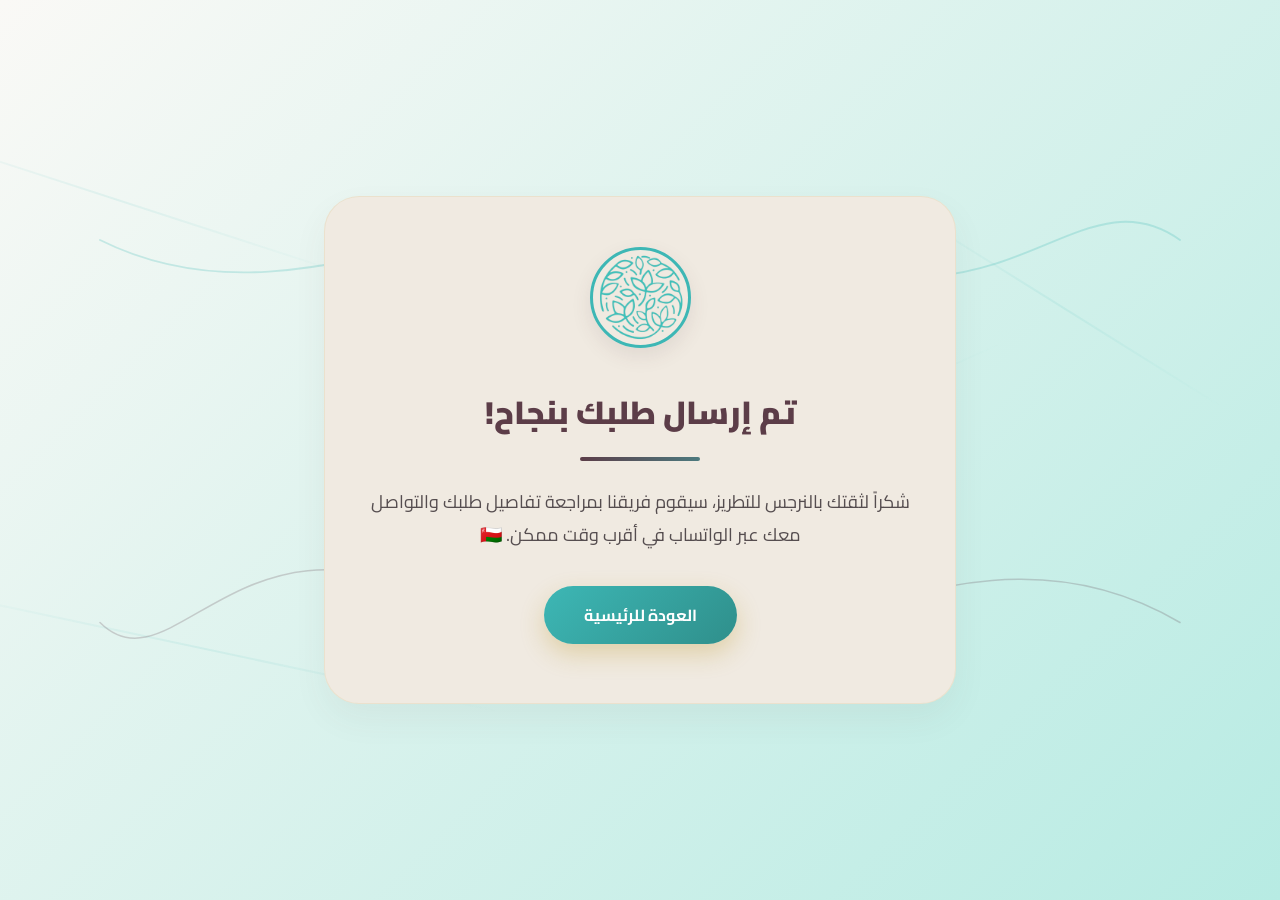
<file: thank-you_51bba6fd.html>
<!DOCTYPE html>
<html lang="ar" dir="rtl">
<head>
    <meta charset="UTF-8">
    <meta name="viewport" content="width=device-width, initial-scale=1.0">
    <!-- السطر المسؤول عن تغيير أيقونة المتصفح لشعار النرجس -->
    <link rel="icon" type="image/png" href="lo.png">
    <title>تم إرسال طلبك بنجاح | النرجس للتطريز</title>
    
    <!-- استدعاء خط Cairo ليتناسب مع الهوية البصرية الجديدة للموقع -->
    <link rel="preconnect" href="https://fonts.googleapis.com">
    <link rel="preconnect" href="https://fonts.gstatic.com" crossorigin>
    <link href="https://fonts.googleapis.com/css2?family=Cairo:wght=300;400;600;700;900&display=swap" rel="stylesheet">
    
    <style>
        /* الألوان والهوية البصرية الدافئة والمريحة للعين المتطابقة مع الهوية الجديدة */
        :root {
            --primary-color: #5c3d48; /* العنابي الملكي للمطرزات */
            --accent-color: #3DB7B5;  /* الذهبي الدافئ المريح */
            --bg-color: #FAF9F6;      /* درجة كريمية دافئة جداً وناعمة للعين */
            --card-bg: #f0eae1;       /* درجة دافئة للبطاقات بدلاً من الأبيض الصريح */
            --text-dark: #2d2d2d;     /* رمادي داكن ناعم للنصوص */
            --text-muted: #554d4f;    /* لون مريح للقراءة */
            --shadow: 0 15px 35px rgba(92, 61, 72, 0.06);
            --transition: cubic-bezier(0.34, 1.56, 0.64, 1);
        }
        
        body {
            overflow-x: clip;
            font-family: 'Cairo', 'Segoe UI', sans-serif;
            background: linear-gradient(135deg, #FAF9F6 0%, #B7EBE3 100%);
            background-color: var(--bg-color);
            color: var(--text-dark);
            display: flex;
            justify-content: center;
            align-items: center;
            height: 100vh;
            margin: 0;
            overflow: hidden;
            position: relative;
            perspective: 1000px;
        }

        /* 🧵 تأثير الخيوط الحية ثلاثية الأبعاد العائمة في الخلفية */
        .bg-threads-3d {
            position: fixed;
            top: 0;
            left: 0;
            width: 100%;
            height: 100%;
            pointer-events: none;
            z-index: 0;
            transform-style: preserve-3d;
        }

        .thread-3d {
            position: absolute;
            width: 100%;
            max-width: 100%;
            height: 300px;
            fill: none;
            stroke-linecap: round;
        }

        .t-gold {
            top: 10%;
            left: 0;
            stroke: rgba(61, 183, 181, 0.24); 
            stroke-width: 2.5;
            animation: weave3D-Gold 25s infinite ease-in-out alternate;
        }

        .t-burgundy {
            bottom: 10%;
            right: 0;
            stroke: rgba(92, 61, 72, 0.22); 
            stroke-width: 2;
            animation: weave3D-Burgundy 30s infinite ease-in-out alternate;
        }

        /* بطاقة الشكر الفاخرة */
        .thank-you-card {
            background-color: var(--card-bg);
            padding: 50px 40px;
            border-radius: 35px;
            box-shadow: var(--shadow);
            text-align: center;
            max-width: 550px;
            width: 90%;
            border: 1px solid rgba(184, 148, 36, 0.1);
            position: relative;
            z-index: 1;
            transition: transform 0.5s ease, box-shadow 0.5s ease;
        }

        .thank-you-card:hover {
            transform: translateY(-5px);
            box-shadow: 0 25px 50px rgba(92, 61, 72, 0.1);
        }

        /* تنسيق شعار النرجس الدائري الحركي */
        .logo-img-thank {
            width: 95px;
            height: 95px;
            border-radius: 50%;
            object-fit: cover;
            margin-bottom: 15px;
            border: 3px solid var(--accent-color);
            transition: transform 0.8s var(--transition);
            box-shadow: 0 8px 20px rgba(92, 61, 72, 0.1);
        }

        .thank-you-card:hover .logo-img-thank {
            transform: rotate(360deg) scale(1.1);
        }

        h1 {
            color: var(--primary-color);
            font-size: 32px;
            font-weight: 900;
            margin-top: 10px;
            margin-bottom: 5px;
        }

        /* ⚡ فاصل ألوان متحرك وحي تحت العنوان */
        .divider {
            width: 120px;
            height: 4px;
            margin: 15px auto 25px auto;
            border-radius: 10px;
            background: linear-gradient(270deg, var(--primary-color), var(--accent-color), #3DB7B5, var(--primary-color));
            background-size: 600% 600%;
            animation: animateGradientStream 6s infinite linear;
        }

        p {
            font-size: 18px;
            color: var(--text-muted);
            margin-bottom: 35px;
            line-height: 1.8;
        }

        /* ✨ زر العودة المطور بتأثير اللمعان والتوهج الذهبي المتطابق مع الموقع */
        .btn-back {
            background: linear-gradient(135deg, var(--accent-color) 0%, #2F8F8B 100%);
            color: white;
            text-decoration: none;
            padding: 14px 40px;
            border-radius: 50px;
            font-weight: 700;
            font-size: 16px;
            transition: transform 0.4s var(--transition), box-shadow 0.4s var(--transition);
            display: inline-block;
            box-shadow: 0 10px 25px rgba(184, 148, 36, 0.3);
            position: relative;
            overflow: hidden;
            z-index: 1;
        }

        /* طبقة اللمعان المخفية للزر */
        .btn-back::before {
            content: '';
            position: absolute;
            top: 0;
            left: -150%;
            width: 50%;
            height: 100%;
            background: linear-gradient(to right, rgba(255,255,255,0) 0%, rgba(255,255,255,0.6) 50%, rgba(255,255,255,0) 100%);
            transform: skewX(-25deg);
            transition: none;
        }

        .btn-back:hover {
            transform: translateY(-5px) scale(1.02);
            box-shadow: 0 0 25px rgba(184, 148, 36, 0.8), 0 0 50px rgba(184, 148, 36, 0.4);
        }

        /* تفعيل تأثير وميض اللمعان عند التمرير */
        .btn-back:hover::before {
            animation: shineEffect 1.2s infinite ease-in-out;
        }

        /* 🎬 قوانين الحركات والتموجات واللمعان */
        @keyframes shineEffect {
            0% { left: -150%; }
            50% { left: 150%; }
            100% { left: 150%; }
        }

        @keyframes animateGradientStream {
            0% { background-position: 0% 50%; }
            50% { background-position: 100% 50%; }
            100% { background-position: 0% 50%; }
        }

        @keyframes weave3D-Gold {
            0% { transform: translate3d(0, 0, -100px) rotateX(10deg) rotateY(5deg); stroke-dashoffset: 0; }
            50% { transform: translate3d(20px, 30px, 50px) rotateX(-5deg) rotateY(15deg); }
            100% { transform: translate3d(-10px, -20px, -50px) rotateX(5deg) rotateY(-10deg); stroke-dashoffset: -300; }
        }

        @keyframes weave3D-Burgundy {
            0% { transform: translate3d(0, 0, -50px) rotateX(-10deg) rotateY(-10deg); stroke-dashoffset: 0; }
            50% { transform: translate3d(-20px, -40px, 80px) rotateX(15deg) rotateY(5deg); }
            100% { transform: translate3d(15px, 20px, -120px) rotateX(-5deg) rotateY(10deg); stroke-dashoffset: 300; }
        }

        /* التوافق مع الهواتف الذكية */
        @media (max-width: 768px) {
            .thank-you-card {
                padding: 40px 25px;
                margin: 20px;
            }
            h1 {
                font-size: 26px;
            }
            p {
                font-size: 16px;
            }
            .bg-threads-3d {
                opacity: 0.2;
            }
        }
    </style>

<style id="thread-motion">
.thread-motion{position:fixed;inset:0;pointer-events:none;z-index:0;overflow:hidden;opacity:.38;}
.thread-motion span{position:absolute;width:42vw;height:2px;background:linear-gradient(90deg,transparent,rgba(61,183,181,.28),transparent);border-radius:999px;transform-origin:center;animation:threadDrift 14s ease-in-out infinite;}
.thread-motion span:nth-child(1){top:22%;left:-12%;transform:rotate(18deg);animation-delay:-2s;}
.thread-motion span:nth-child(2){top:48%;left:45%;width:35vw;transform:rotate(-24deg);animation-delay:-7s;}
.thread-motion span:nth-child(3){top:72%;left:-8%;width:48vw;transform:rotate(12deg);animation-delay:-10s;}
.thread-motion span:nth-child(4){top:34%;left:68%;width:30vw;transform:rotate(32deg);animation-delay:-5s;}
@keyframes threadDrift{0%,100%{translate:0 0;scale:1;opacity:.55;}50%{translate:18px -10px;scale:1.04;opacity:1;}}
@media (prefers-reduced-motion:reduce){.thread-motion span{animation:none;}}
@media (max-width:600px){.thread-motion{opacity:.22}.thread-motion span{width:70vw}.thread-motion span:nth-child(2){left:35%;width:55vw}.thread-motion span:nth-child(4){left:55%;width:45vw;}}
</style>
</head>
<body>

    <!-- 🧵 الخلفية الحية الممتدة ثلاثية الأبعاد -->
    <div class="thread-motion" aria-hidden="true"><span></span><span></span><span></span><span></span></div>
<div class="bg-threads-3d">
        <svg class="thread-3d t-gold" viewBox="0 0 1440 400">
            <path d="M0,200 C300,350 600,50 900,200 C1200,350 1300,100 1440,200" />
        </svg>
        <svg class="thread-3d t-burgundy" viewBox="0 0 1440 400">
            <path d="M1440,150 C1100,-50 800,350 500,150 C200,-50 100,250 0,150" />
        </svg>
    </div>

    <div class="thank-you-card">
        <!-- شعار النرجس الدائري المحدث -->
        <img src="lo.png" alt="شعار النرجس" class="logo-img-thank">
        
        <h1>تم إرسال طلبك بنجاح!</h1>
        <!-- الفاصل الملون الحي والمتحرك -->
        <div class="divider"></div>
        
        <p>شكراً لثقتك بالنرجس للتطريز، سيقوم فريقنا بمراجعة تفاصيل طلبك والتواصل معك عبر الواتساب في أقرب وقت ممكن. 🇴🇲</p>
        <a href="index.html" class="btn-back">العودة للرئيسية</a>
    </div>

</body>
</html>
</file>
